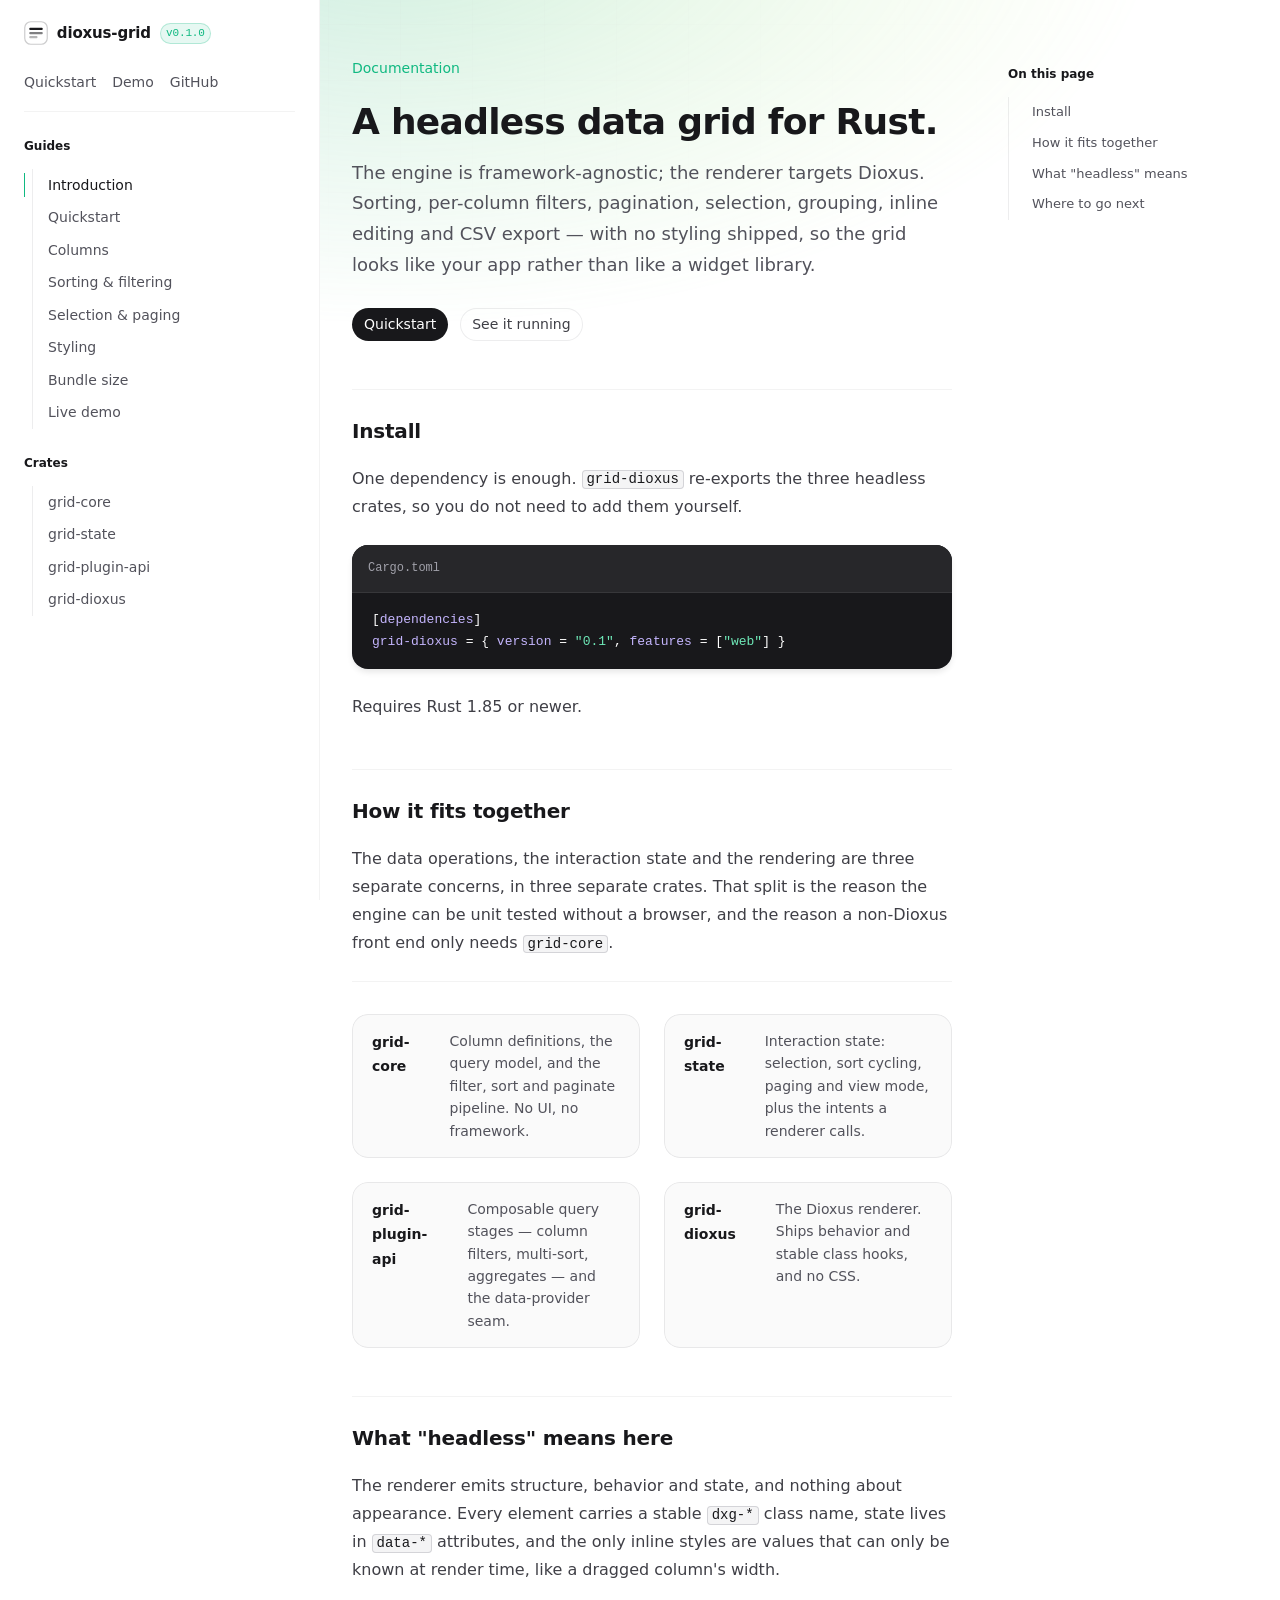
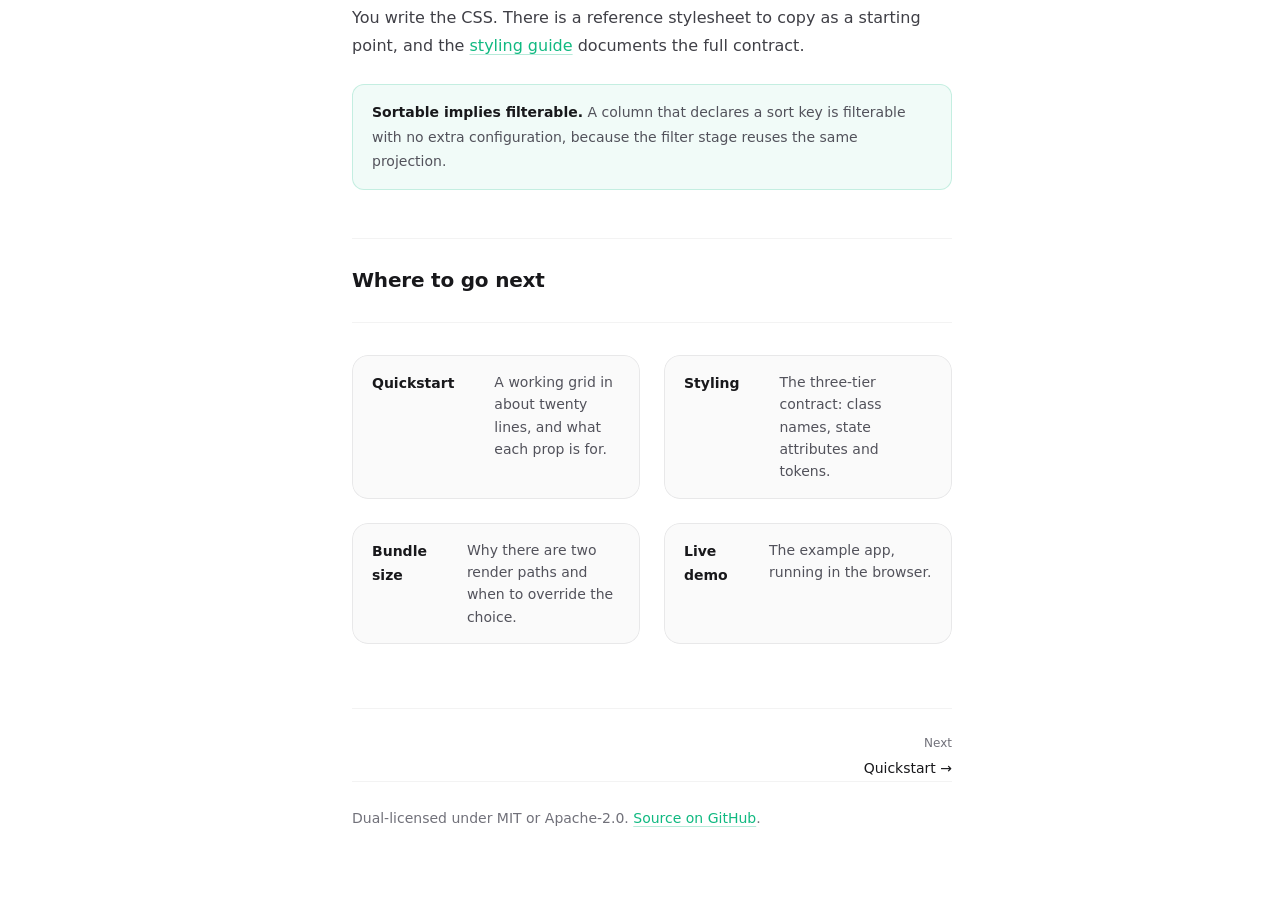
<file: docs/index.html>
<!doctype html>
<html lang="en">
<head>
<meta charset="utf-8">
<meta name="viewport" content="width=device-width, initial-scale=1">
<title>dioxus-grid — a headless data grid for Rust</title>
<meta name="description" content="A headless, framework-agnostic data grid engine for Rust, with a Dioxus renderer. Sorting, filtering, pagination, selection and grouping, with no styling shipped.">
<link rel="icon" href="assets/favicon.svg">
<link rel="stylesheet" href="assets/docs.css">
</head>
<body>

<input type="checkbox" id="navToggle" class="nav-toggle" hidden>

<div class="mobile-bar">
  <label for="navToggle" class="nav-btn" aria-label="Toggle navigation">
    <svg width="20" height="20" viewBox="0 0 24 24" fill="none" stroke="currentColor" stroke-width="2" stroke-linecap="round"><path d="M3 6h18M3 12h18M3 18h18"/></svg>
  </label>
  <a class="brand" href="index.html">
    <svg viewBox="0 0 32 32" aria-hidden="true">
      <rect x="1" y="1" width="30" height="30" rx="8" fill="none" stroke="currentColor" stroke-opacity=".22" stroke-width="1.6"/>
      <g fill="currentColor">
        <rect x="7" y="9" width="18" height="3" rx="1.2"/>
        <rect x="7" y="14.5" width="18" height="3" rx="1.2" opacity=".55"/>
        <rect x="7" y="20" width="11" height="3" rx="1.2" opacity=".32"/>
      </g>
    </svg>
    dioxus-grid
  </a>
</div>

<aside class="sidebar">
  <a class="brand" href="index.html">
    <svg viewBox="0 0 32 32" aria-hidden="true">
      <rect x="1" y="1" width="30" height="30" rx="8" fill="none" stroke="currentColor" stroke-opacity=".22" stroke-width="1.6"/>
      <g fill="currentColor">
        <rect x="7" y="9" width="18" height="3" rx="1.2"/>
        <rect x="7" y="14.5" width="18" height="3" rx="1.2" opacity=".55"/>
        <rect x="7" y="20" width="11" height="3" rx="1.2" opacity=".32"/>
      </g>
    </svg>
    dioxus-grid
    <span class="ver">v0.1.0</span>
  </a>

  <div class="top-nav">
    <a href="quickstart.html">Quickstart</a>
    <a href="demo.html">Demo</a>
    <a href="https://github.com/iamAhsanMalik/dioxus-grid">GitHub</a>
  </div>

  <nav class="nav">
<div class="nav-group">
      <p class="nav-title">Guides</p>
      <ul>
        <li><a href="index.html" aria-current="page">Introduction</a></li>
        <li><a href="quickstart.html">Quickstart</a></li>
        <li><a href="columns.html">Columns</a></li>
        <li><a href="sorting-filtering.html">Sorting &amp; filtering</a></li>
        <li><a href="selection-paging.html">Selection &amp; paging</a></li>
        <li><a href="styling.html">Styling</a></li>
        <li><a href="bundle-size.html">Bundle size</a></li>
        <li><a href="demo.html">Live demo</a></li>
      </ul>
    </div>
    <div class="nav-group">
      <p class="nav-title">Crates</p>
      <ul>
        <li><a href="grid-core.html">grid-core</a></li>
        <li><a href="grid-state.html">grid-state</a></li>
        <li><a href="grid-plugin-api.html">grid-plugin-api</a></li>
        <li><a href="grid-dioxus.html">grid-dioxus</a></li>
      </ul>
    </div>
  </nav>
</aside>

<div class="content">

  <div class="article">
  <main class="main">
    <div class="prose hero">
      <p class="eyebrow">Documentation</p>
      <h1>A headless data grid for Rust.</h1>
      <p class="lead">
        The engine is framework-agnostic; the renderer targets Dioxus. Sorting,
        per-column filters, pagination, selection, grouping, inline editing and
        CSV export — with no styling shipped, so the grid looks like your app
        rather than like a widget library.
      </p>

      <div class="btns">
        <a class="btn" href="quickstart.html">Quickstart</a>
        <a class="btn btn-ghost" href="demo.html">See it running</a>
      </div>

      <h2 id="install"><a class="anchor" href="#install" aria-label="Link to this section">#</a>Install</h2>
      <p>
        One dependency is enough. <code>grid-dioxus</code> re-exports the three
        headless crates, so you do not need to add them yourself.
      </p>

      <div class="code">
        <div class="code-head">Cargo.toml</div>
<pre><code>[<span class="t">dependencies</span>]
<span class="f">grid-dioxus</span> = { <span class="t">version</span> = <span class="s">"0.1"</span>, <span class="t">features</span> = [<span class="s">"web"</span>] }</code></pre>
      </div>

      <p>Requires Rust 1.85 or newer.</p>

      <h2 id="how-it-fits"><a class="anchor" href="#how-it-fits" aria-label="Link to this section">#</a>How it fits together</h2>
      <p>
        The data operations, the interaction state and the rendering are three
        separate concerns, in three separate crates. That split is the reason the
        engine can be unit tested without a browser, and the reason a non-Dioxus
        front end only needs <code>grid-core</code>.
      </p>

      <div class="cards">
        <div class="card">
          <h3><a href="grid-core.html">grid-core</a></h3>
          <p>Column definitions, the query model, and the filter, sort and paginate pipeline. No UI, no framework.</p>
        </div>
        <div class="card">
          <h3><a href="grid-state.html">grid-state</a></h3>
          <p>Interaction state: selection, sort cycling, paging and view mode, plus the intents a renderer calls.</p>
        </div>
        <div class="card">
          <h3><a href="grid-plugin-api.html">grid-plugin-api</a></h3>
          <p>Composable query stages — column filters, multi-sort, aggregates — and the data-provider seam.</p>
        </div>
        <div class="card">
          <h3><a href="grid-dioxus.html">grid-dioxus</a></h3>
          <p>The Dioxus renderer. Ships behavior and stable class hooks, and no CSS.</p>
        </div>
      </div>

      <h2 id="design"><a class="anchor" href="#design" aria-label="Link to this section">#</a>What "headless" means here</h2>
      <p>
        The renderer emits structure, behavior and state, and nothing about
        appearance. Every element carries a stable <code>dxg-*</code> class name,
        state lives in <code>data-*</code> attributes, and the only inline styles
        are values that can only be known at render time, like a dragged column's
        width.
      </p>
      <p>
        You write the CSS. There is a reference stylesheet to copy as a starting
        point, and the <a href="styling.html">styling guide</a> documents the full
        contract.
      </p>

      <div class="note">
        <div>
          <strong>Sortable implies filterable.</strong>
          A column that declares a sort key is filterable with no extra
          configuration, because the filter stage reuses the same projection.
        </div>
      </div>

      <h2 id="next"><a class="anchor" href="#next" aria-label="Link to this section">#</a>Where to go next</h2>
      <div class="cards">
        <div class="card">
          <h3><a href="quickstart.html">Quickstart</a></h3>
          <p>A working grid in about twenty lines, and what each prop is for.</p>
        </div>
        <div class="card">
          <h3><a href="styling.html">Styling</a></h3>
          <p>The three-tier contract: class names, state attributes and tokens.</p>
        </div>
        <div class="card">
          <h3><a href="bundle-size.html">Bundle size</a></h3>
          <p>Why there are two render paths and when to override the choice.</p>
        </div>
        <div class="card">
          <h3><a href="demo.html">Live demo</a></h3>
          <p>The example app, running in the browser.</p>
        </div>
      </div>

      <div class="pager">
        <span></span>
        <a class="next" href="quickstart.html"><span>Next</span>Quickstart →</a>
      </div>

      <p class="ftr">
        Dual-licensed under MIT or Apache-2.0.
        <a href="https://github.com/iamAhsanMalik/dioxus-grid">Source on GitHub</a>.
      </p>
    </div>
  </main>

  <nav class="toc" aria-label="On this page">
    <p class="toc-title">On this page</p>
    <ul>
      <li><a href="#install">Install</a></li>
      <li><a href="#how-it-fits">How it fits together</a></li>
      <li><a href="#design">What "headless" means</a></li>
      <li><a href="#next">Where to go next</a></li>
    </ul>
  </nav>
  </div>

</div>
<nav class="bottom-nav" aria-label="Quick navigation">
  <a href="index.html" aria-current="page"><svg viewBox="0 0 24 24" fill="none" stroke="currentColor" stroke-width="1.7" stroke-linecap="round" stroke-linejoin="round" aria-hidden="true"><path d="M3 9.5 12 3l9 6.5"/><path d="M5 10.5V21h14V10.5"/></svg>Home</a>
  <a href="quickstart.html"><svg viewBox="0 0 24 24" fill="none" stroke="currentColor" stroke-width="1.7" stroke-linecap="round" stroke-linejoin="round" aria-hidden="true"><path d="M4 5.5A2.5 2.5 0 0 1 6.5 3H20v15H6.5A2.5 2.5 0 0 0 4 20.5z"/><path d="M4 5.5v15"/></svg>Quickstart</a>
  <a href="demo.html"><svg viewBox="0 0 24 24" fill="none" stroke="currentColor" stroke-width="1.7" stroke-linecap="round" stroke-linejoin="round" aria-hidden="true"><rect x="3" y="3" width="7" height="7" rx="1.5"/><rect x="14" y="3" width="7" height="7" rx="1.5"/><rect x="3" y="14" width="7" height="7" rx="1.5"/><rect x="14" y="14" width="7" height="7" rx="1.5"/></svg>Demo</a>
  <a href="grid-core.html"><svg viewBox="0 0 24 24" fill="none" stroke="currentColor" stroke-width="1.7" stroke-linecap="round" stroke-linejoin="round" aria-hidden="true"><path d="M8 6 3 12l5 6"/><path d="m16 6 5 6-5 6"/></svg>Crates</a>
</nav>
<script src="assets/docs.js" defer></script>
</body>
</html>
</file>
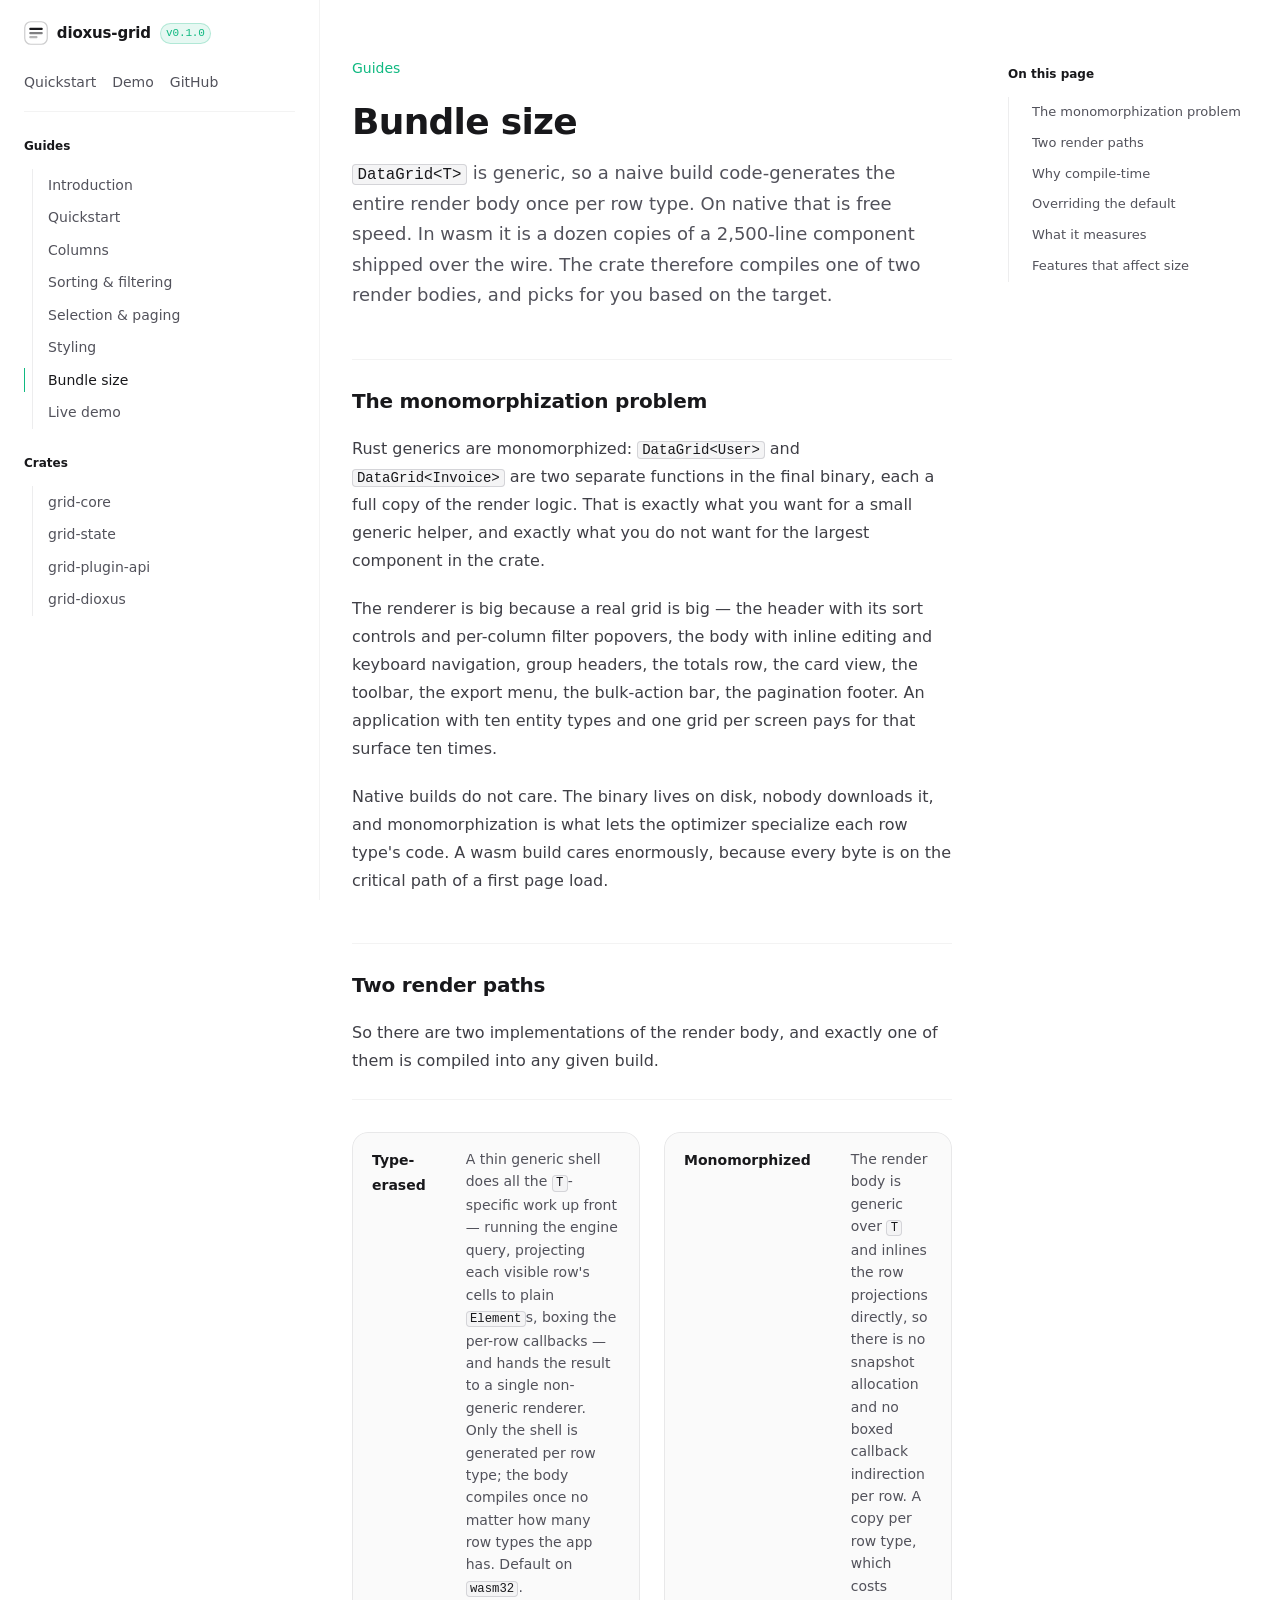
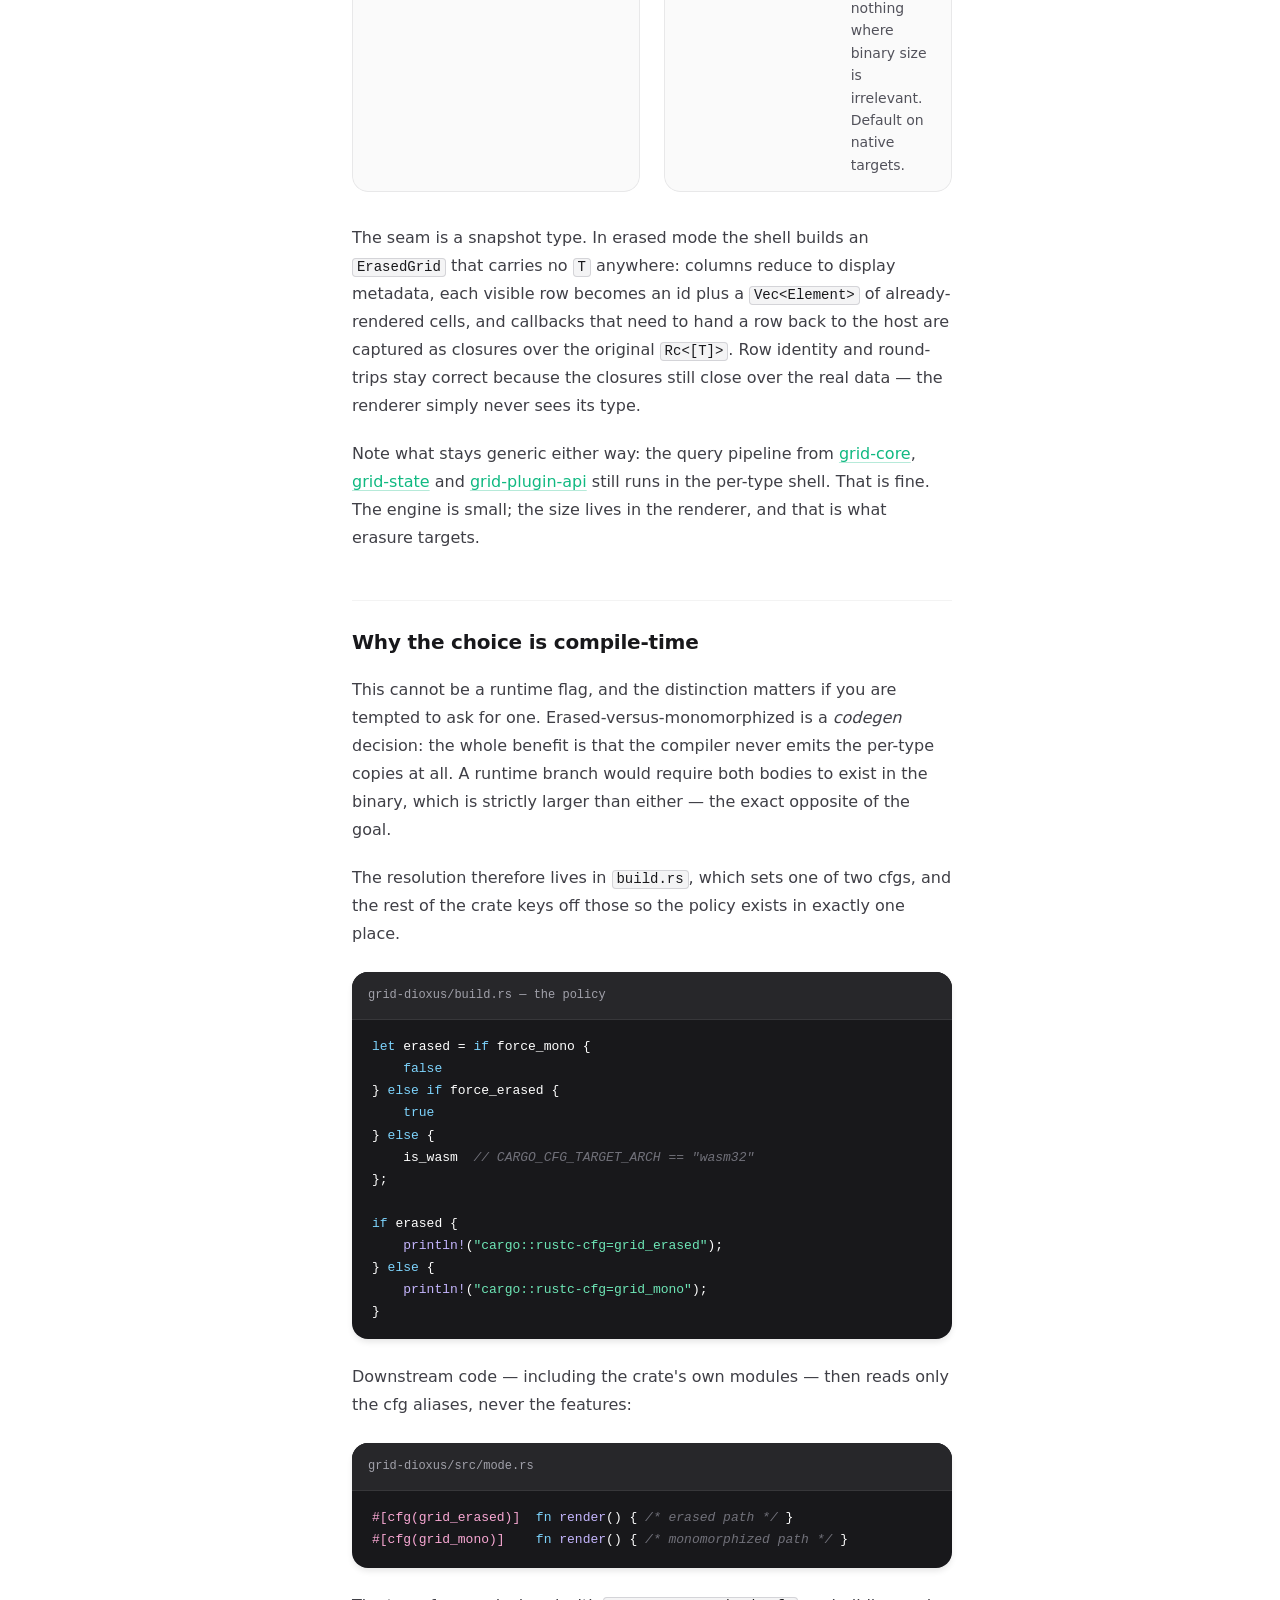
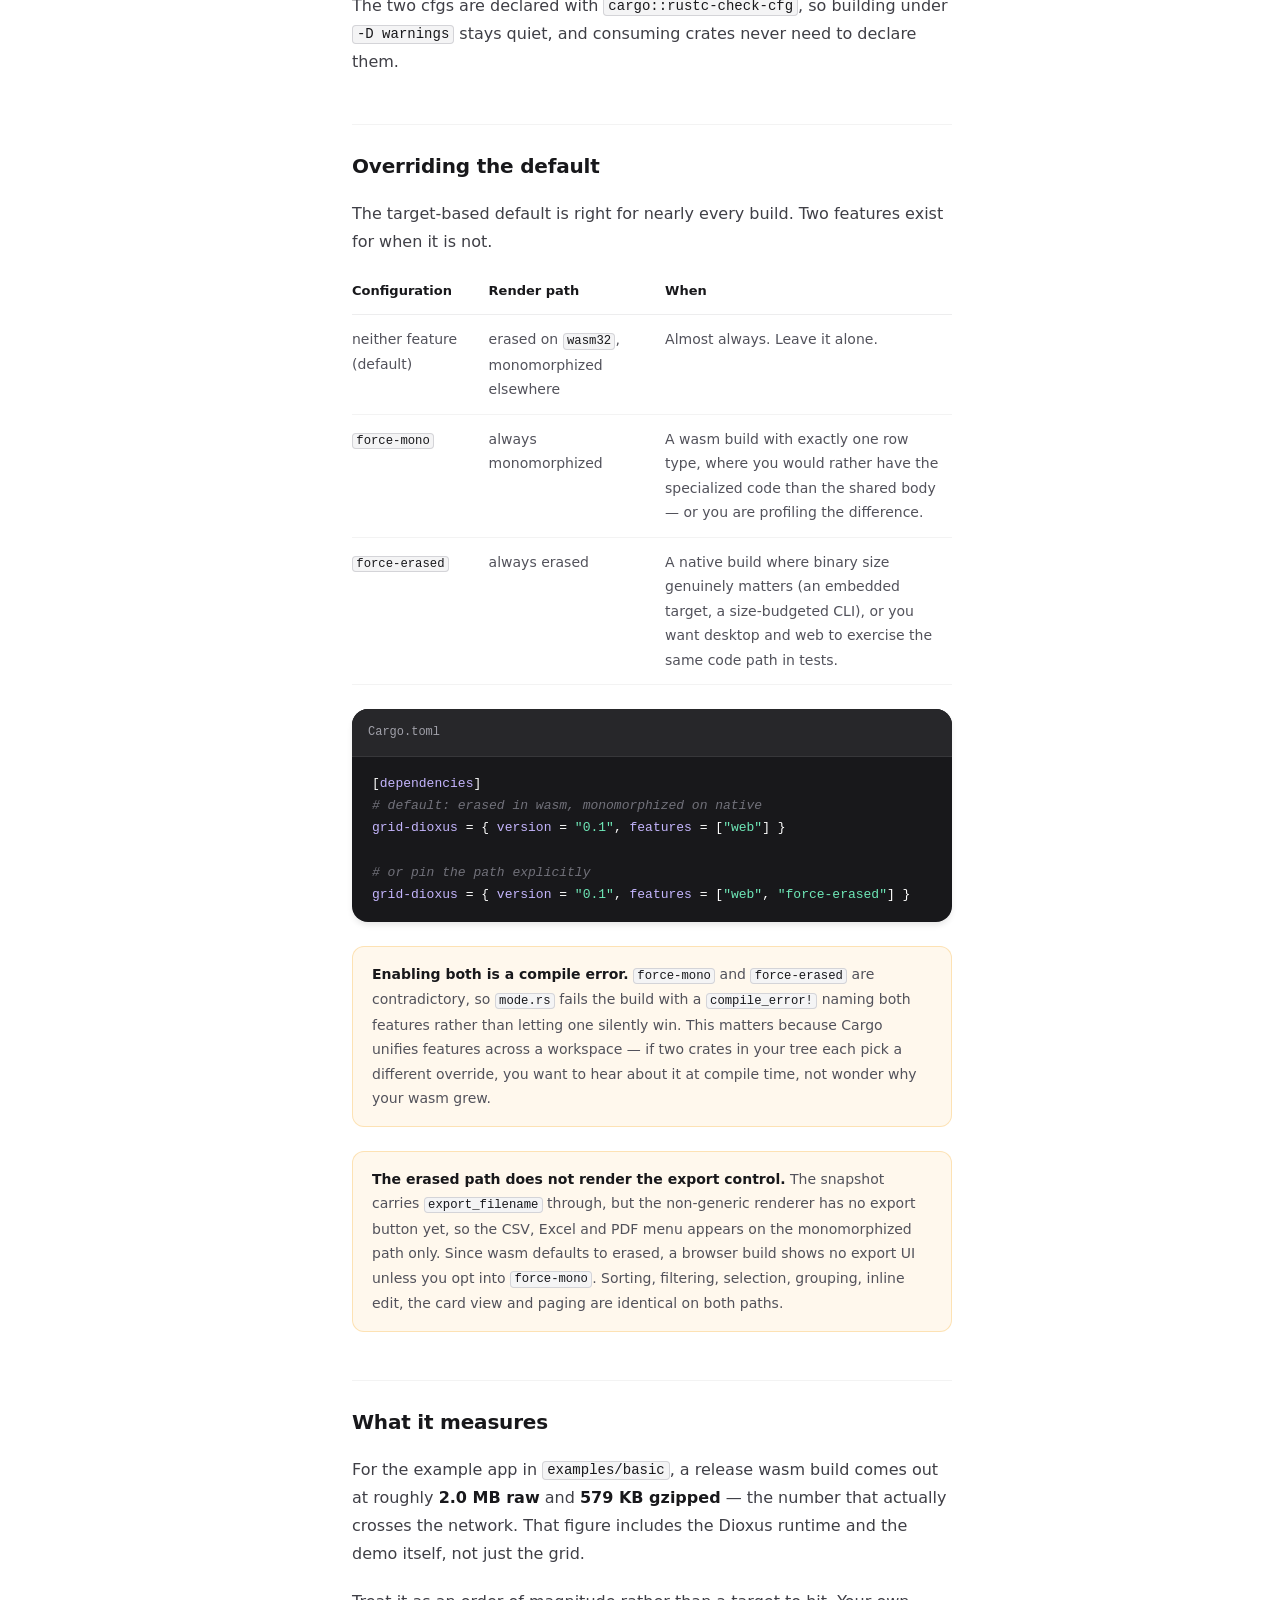
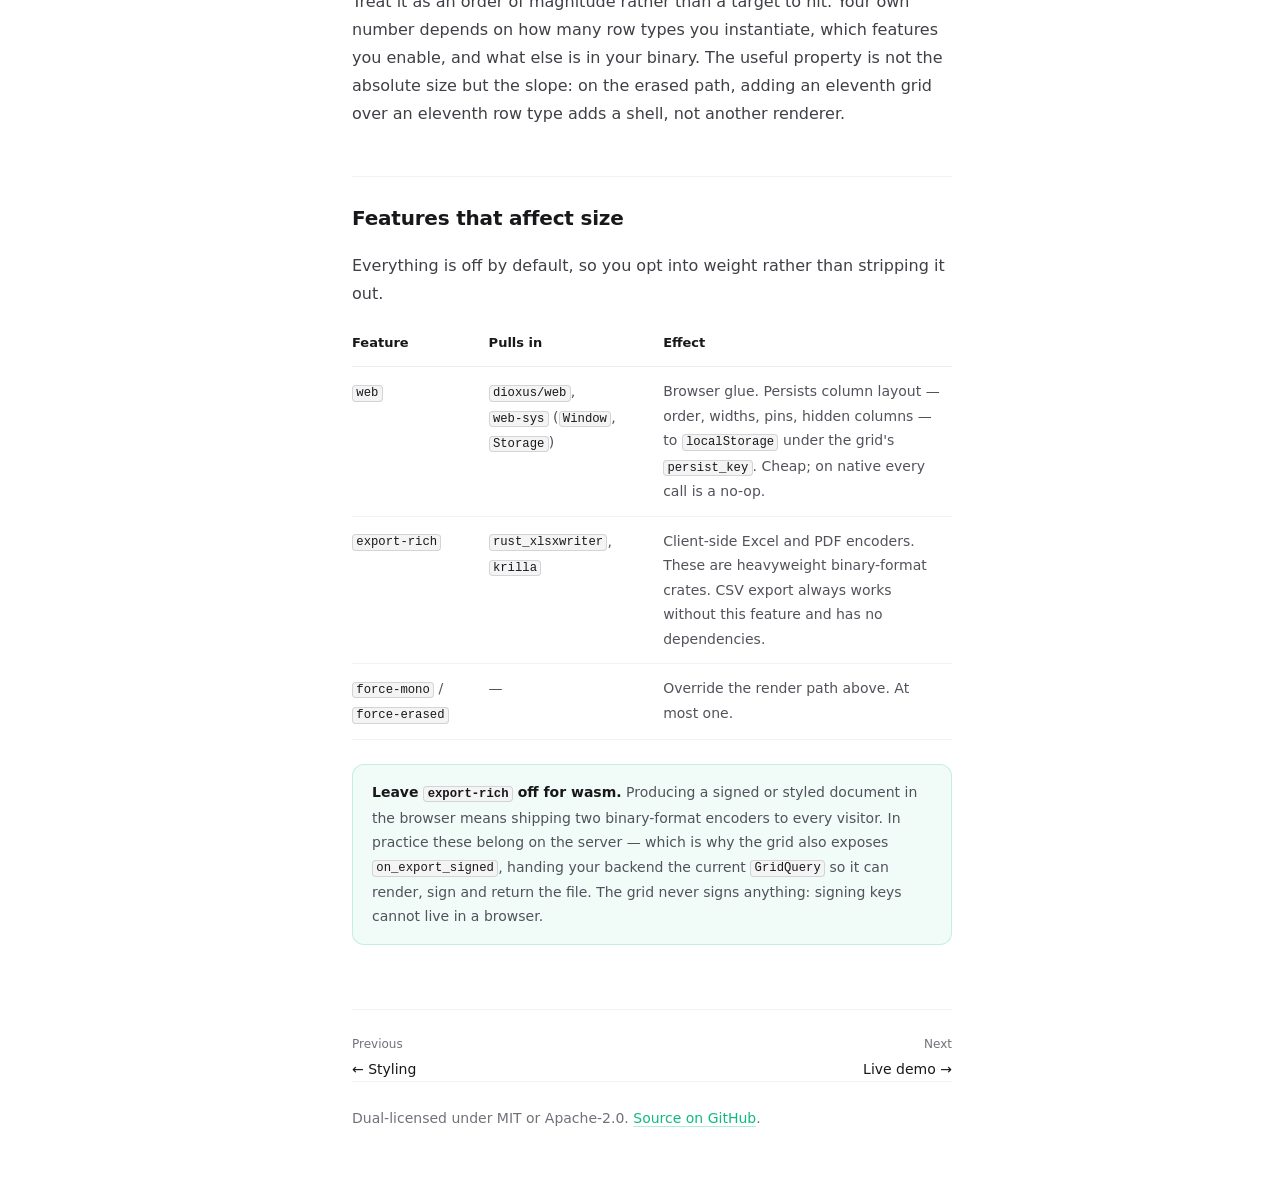
<file: docs/bundle-size.html>
<!doctype html>
<html lang="en">
<head>
<meta charset="utf-8">
<meta name="viewport" content="width=device-width, initial-scale=1">
<title>Bundle size — dioxus-grid</title>
<meta name="description" content="Why the Dioxus renderer compiles two different render bodies, how the choice is made at compile time, and when to override it with force-mono or force-erased.">
<link rel="icon" href="assets/favicon.svg">
<link rel="stylesheet" href="assets/docs.css">
</head>
<body>

<input type="checkbox" id="navToggle" class="nav-toggle" hidden>

<div class="mobile-bar">
  <label for="navToggle" class="nav-btn" aria-label="Toggle navigation">
    <svg width="20" height="20" viewBox="0 0 24 24" fill="none" stroke="currentColor" stroke-width="2" stroke-linecap="round"><path d="M3 6h18M3 12h18M3 18h18"/></svg>
  </label>
  <a class="brand" href="index.html">
    <svg viewBox="0 0 32 32" aria-hidden="true">
      <rect x="1" y="1" width="30" height="30" rx="8" fill="none" stroke="currentColor" stroke-opacity=".22" stroke-width="1.6"/>
      <g fill="currentColor">
        <rect x="7" y="9" width="18" height="3" rx="1.2"/>
        <rect x="7" y="14.5" width="18" height="3" rx="1.2" opacity=".55"/>
        <rect x="7" y="20" width="11" height="3" rx="1.2" opacity=".32"/>
      </g>
    </svg>
    dioxus-grid
  </a>
</div>

<aside class="sidebar">
  <a class="brand" href="index.html">
    <svg viewBox="0 0 32 32" aria-hidden="true">
      <rect x="1" y="1" width="30" height="30" rx="8" fill="none" stroke="currentColor" stroke-opacity=".22" stroke-width="1.6"/>
      <g fill="currentColor">
        <rect x="7" y="9" width="18" height="3" rx="1.2"/>
        <rect x="7" y="14.5" width="18" height="3" rx="1.2" opacity=".55"/>
        <rect x="7" y="20" width="11" height="3" rx="1.2" opacity=".32"/>
      </g>
    </svg>
    dioxus-grid
    <span class="ver">v0.1.0</span>
  </a>

  <div class="top-nav">
    <a href="quickstart.html">Quickstart</a>
    <a href="demo.html">Demo</a>
    <a href="https://github.com/iamAhsanMalik/dioxus-grid">GitHub</a>
  </div>

  <nav class="nav">
<div class="nav-group">
      <p class="nav-title">Guides</p>
      <ul>
        <li><a href="index.html">Introduction</a></li>
        <li><a href="quickstart.html">Quickstart</a></li>
        <li><a href="columns.html">Columns</a></li>
        <li><a href="sorting-filtering.html">Sorting &amp; filtering</a></li>
        <li><a href="selection-paging.html">Selection &amp; paging</a></li>
        <li><a href="styling.html">Styling</a></li>
        <li><a href="bundle-size.html" aria-current="page">Bundle size</a></li>
        <li><a href="demo.html">Live demo</a></li>
      </ul>
    </div>
    <div class="nav-group">
      <p class="nav-title">Crates</p>
      <ul>
        <li><a href="grid-core.html">grid-core</a></li>
        <li><a href="grid-state.html">grid-state</a></li>
        <li><a href="grid-plugin-api.html">grid-plugin-api</a></li>
        <li><a href="grid-dioxus.html">grid-dioxus</a></li>
      </ul>
    </div>
  </nav>
</aside>

<div class="content">

  <div class="article">
  <main class="main">
    <div class="prose">
      <p class="eyebrow">Guides</p>
      <h1>Bundle size</h1>
      <p class="lead">
        <code>DataGrid&lt;T&gt;</code> is generic, so a naive build code-generates
        the entire render body once per row type. On native that is free speed. In
        wasm it is a dozen copies of a 2,500-line component shipped over the wire.
        The crate therefore compiles one of two render bodies, and picks for you
        based on the target.
      </p>

      <h2 id="problem"><a class="anchor" href="#problem" aria-label="Link to this section">#</a>The monomorphization problem</h2>
      <p>
        Rust generics are monomorphized: <code>DataGrid&lt;User&gt;</code> and
        <code>DataGrid&lt;Invoice&gt;</code> are two separate functions in the
        final binary, each a full copy of the render logic. That is exactly what
        you want for a small generic helper, and exactly what you do not want for
        the largest component in the crate.
      </p>
      <p>
        The renderer is big because a real grid is big — the header with its sort
        controls and per-column filter popovers, the body with inline editing and
        keyboard navigation, group headers, the totals row, the card view, the
        toolbar, the export menu, the bulk-action bar, the pagination footer. An
        application with ten entity types and one grid per screen pays for that
        surface ten times.
      </p>
      <p>
        Native builds do not care. The binary lives on disk, nobody downloads it,
        and monomorphization is what lets the optimizer specialize each row type's
        code. A wasm build cares enormously, because every byte is on the critical
        path of a first page load.
      </p>

      <h2 id="paths"><a class="anchor" href="#paths" aria-label="Link to this section">#</a>Two render paths</h2>
      <p>
        So there are two implementations of the render body, and exactly one of
        them is compiled into any given build.
      </p>

      <div class="cards">
        <div class="card">
          <h3>Type-erased</h3>
          <p>
            A thin generic shell does all the <code>T</code>-specific work up
            front — running the engine query, projecting each visible row's cells
            to plain <code>Element</code>s, boxing the per-row callbacks — and
            hands the result to a single non-generic renderer. Only the shell is
            generated per row type; the body compiles once no matter how many row
            types the app has. Default on <code>wasm32</code>.
          </p>
        </div>
        <div class="card">
          <h3>Monomorphized</h3>
          <p>
            The render body is generic over <code>T</code> and inlines the row
            projections directly, so there is no snapshot allocation and no boxed
            callback indirection per row. A copy per row type, which costs nothing
            where binary size is irrelevant. Default on native targets.
          </p>
        </div>
      </div>

      <p>
        The seam is a snapshot type. In erased mode the shell builds an
        <code>ErasedGrid</code> that carries no <code>T</code> anywhere: columns
        reduce to display metadata, each visible row becomes an id plus a
        <code>Vec&lt;Element&gt;</code> of already-rendered cells, and callbacks
        that need to hand a row back to the host are captured as closures over the
        original <code>Rc&lt;[T]&gt;</code>. Row identity and round-trips stay
        correct because the closures still close over the real data — the renderer
        simply never sees its type.
      </p>
      <p>
        Note what stays generic either way: the query pipeline from
        <a href="grid-core.html">grid-core</a>,
        <a href="grid-state.html">grid-state</a> and
        <a href="grid-plugin-api.html">grid-plugin-api</a> still runs in the
        per-type shell. That is fine. The engine is small; the size lives in the
        renderer, and that is what erasure targets.
      </p>

      <h2 id="compile-time"><a class="anchor" href="#compile-time" aria-label="Link to this section">#</a>Why the choice is compile-time</h2>
      <p>
        This cannot be a runtime flag, and the distinction matters if you are
        tempted to ask for one. Erased-versus-monomorphized is a
        <em>codegen</em> decision: the whole benefit is that the compiler never
        emits the per-type copies at all. A runtime branch would require both
        bodies to exist in the binary, which is strictly larger than either — the
        exact opposite of the goal.
      </p>
      <p>
        The resolution therefore lives in <code>build.rs</code>, which sets one of
        two cfgs, and the rest of the crate keys off those so the policy exists in
        exactly one place.
      </p>

      <div class="code">
        <div class="code-head">grid-dioxus/build.rs — the policy</div>
<pre><code><span class="k">let</span> erased = <span class="k">if</span> force_mono {
    <span class="k">false</span>
} <span class="k">else if</span> force_erased {
    <span class="k">true</span>
} <span class="k">else</span> {
    is_wasm  <span class="c">// CARGO_CFG_TARGET_ARCH == "wasm32"</span>
};

<span class="k">if</span> erased {
    <span class="f">println!</span>(<span class="s">"cargo::rustc-cfg=grid_erased"</span>);
} <span class="k">else</span> {
    <span class="f">println!</span>(<span class="s">"cargo::rustc-cfg=grid_mono"</span>);
}</code></pre>
      </div>

      <p>
        Downstream code — including the crate's own modules — then reads only the
        cfg aliases, never the features:
      </p>

      <div class="code">
        <div class="code-head">grid-dioxus/src/mode.rs</div>
<pre><code><span class="a">#[cfg(grid_erased)]</span>  <span class="k">fn</span> <span class="f">render</span>() { <span class="c">/* erased path */</span> }
<span class="a">#[cfg(grid_mono)]</span>    <span class="k">fn</span> <span class="f">render</span>() { <span class="c">/* monomorphized path */</span> }</code></pre>
      </div>

      <p>
        The two cfgs are declared with <code>cargo::rustc-check-cfg</code>, so
        building under <code>-D warnings</code> stays quiet, and consuming crates
        never need to declare them.
      </p>

      <h2 id="overriding"><a class="anchor" href="#overriding" aria-label="Link to this section">#</a>Overriding the default</h2>
      <p>
        The target-based default is right for nearly every build. Two features
        exist for when it is not.
      </p>

      <div class="table-wrap">
        <table>
          <thead>
            <tr><th>Configuration</th><th>Render path</th><th>When</th></tr>
          </thead>
          <tbody>
            <tr>
              <td>neither feature (default)</td>
              <td>erased on <code>wasm32</code>, monomorphized elsewhere</td>
              <td>Almost always. Leave it alone.</td>
            </tr>
            <tr>
              <td><code>force-mono</code></td>
              <td>always monomorphized</td>
              <td>A wasm build with exactly one row type, where you would rather have the specialized code than the shared body — or you are profiling the difference.</td>
            </tr>
            <tr>
              <td><code>force-erased</code></td>
              <td>always erased</td>
              <td>A native build where binary size genuinely matters (an embedded target, a size-budgeted CLI), or you want desktop and web to exercise the same code path in tests.</td>
            </tr>
          </tbody>
        </table>
      </div>

      <div class="code">
        <div class="code-head">Cargo.toml</div>
<pre><code>[<span class="t">dependencies</span>]
<span class="c"># default: erased in wasm, monomorphized on native</span>
<span class="f">grid-dioxus</span> = { <span class="t">version</span> = <span class="s">"0.1"</span>, <span class="t">features</span> = [<span class="s">"web"</span>] }

<span class="c"># or pin the path explicitly</span>
<span class="f">grid-dioxus</span> = { <span class="t">version</span> = <span class="s">"0.1"</span>, <span class="t">features</span> = [<span class="s">"web"</span>, <span class="s">"force-erased"</span>] }</code></pre>
      </div>

      <div class="note note-warn">
        <div>
          <strong>Enabling both is a compile error.</strong>
          <code>force-mono</code> and <code>force-erased</code> are contradictory,
          so <code>mode.rs</code> fails the build with a
          <code>compile_error!</code> naming both features rather than letting one
          silently win. This matters because Cargo unifies features across a
          workspace — if two crates in your tree each pick a different override,
          you want to hear about it at compile time, not wonder why your wasm grew.
        </div>
      </div>

      <div class="note note-warn">
        <div>
          <strong>The erased path does not render the export control.</strong>
          The snapshot carries <code>export_filename</code> through, but the
          non-generic renderer has no export button yet, so the CSV, Excel and PDF
          menu appears on the monomorphized path only. Since wasm defaults to
          erased, a browser build shows no export UI unless you opt into
          <code>force-mono</code>. Sorting, filtering, selection, grouping, inline
          edit, the card view and paging are identical on both paths.
        </div>
      </div>

      <h2 id="measured"><a class="anchor" href="#measured" aria-label="Link to this section">#</a>What it measures</h2>
      <p>
        For the example app in <code>examples/basic</code>, a release wasm build
        comes out at roughly <strong>2.0&nbsp;MB raw</strong> and
        <strong>579&nbsp;KB gzipped</strong> — the number that actually crosses the
        network. That figure includes the Dioxus runtime and the demo itself, not
        just the grid.
      </p>
      <p>
        Treat it as an order of magnitude rather than a target to hit. Your own
        number depends on how many row types you instantiate, which features you
        enable, and what else is in your binary. The useful property is not the
        absolute size but the slope: on the erased path, adding an eleventh grid
        over an eleventh row type adds a shell, not another renderer.
      </p>

      <h2 id="features"><a class="anchor" href="#features" aria-label="Link to this section">#</a>Features that affect size</h2>
      <p>
        Everything is off by default, so you opt into weight rather than
        stripping it out.
      </p>

      <div class="table-wrap">
        <table>
          <thead>
            <tr><th>Feature</th><th>Pulls in</th><th>Effect</th></tr>
          </thead>
          <tbody>
            <tr>
              <td><code>web</code></td>
              <td><code>dioxus/web</code>, <code>web-sys</code> (<code>Window</code>, <code>Storage</code>)</td>
              <td>Browser glue. Persists column layout — order, widths, pins, hidden columns — to <code>localStorage</code> under the grid's <code>persist_key</code>. Cheap; on native every call is a no-op.</td>
            </tr>
            <tr>
              <td><code>export-rich</code></td>
              <td><code>rust_xlsxwriter</code>, <code>krilla</code></td>
              <td>Client-side Excel and PDF encoders. These are heavyweight binary-format crates. CSV export always works without this feature and has no dependencies.</td>
            </tr>
            <tr>
              <td><code>force-mono</code> / <code>force-erased</code></td>
              <td>—</td>
              <td>Override the render path above. At most one.</td>
            </tr>
          </tbody>
        </table>
      </div>

      <div class="note">
        <div>
          <strong>Leave <code>export-rich</code> off for wasm.</strong>
          Producing a signed or styled document in the browser means shipping two
          binary-format encoders to every visitor. In practice these belong on the
          server — which is why the grid also exposes
          <code>on_export_signed</code>, handing your backend the current
          <code>GridQuery</code> so it can render, sign and return the file. The
          grid never signs anything: signing keys cannot live in a browser.
        </div>
      </div>

      <div class="pager">
        <a href="styling.html"><span>Previous</span>← Styling</a>
        <a class="next" href="demo.html"><span>Next</span>Live demo →</a>
      </div>

      <p class="ftr">
        Dual-licensed under MIT or Apache-2.0.
        <a href="https://github.com/iamAhsanMalik/dioxus-grid">Source on GitHub</a>.
      </p>
    </div>
  </main>

  <nav class="toc" aria-label="On this page">
    <p class="toc-title">On this page</p>
    <ul>
      <li><a href="#problem">The monomorphization problem</a></li>
      <li><a href="#paths">Two render paths</a></li>
      <li><a href="#compile-time">Why compile-time</a></li>
      <li><a href="#overriding">Overriding the default</a></li>
      <li><a href="#measured">What it measures</a></li>
      <li><a href="#features">Features that affect size</a></li>
    </ul>
  </nav>
  </div>

</div>
<nav class="bottom-nav" aria-label="Quick navigation">
  <a href="index.html"><svg viewBox="0 0 24 24" fill="none" stroke="currentColor" stroke-width="1.7" stroke-linecap="round" stroke-linejoin="round" aria-hidden="true"><path d="M3 9.5 12 3l9 6.5"/><path d="M5 10.5V21h14V10.5"/></svg>Home</a>
  <a href="quickstart.html" aria-current="page"><svg viewBox="0 0 24 24" fill="none" stroke="currentColor" stroke-width="1.7" stroke-linecap="round" stroke-linejoin="round" aria-hidden="true"><path d="M4 5.5A2.5 2.5 0 0 1 6.5 3H20v15H6.5A2.5 2.5 0 0 0 4 20.5z"/><path d="M4 5.5v15"/></svg>Quickstart</a>
  <a href="demo.html"><svg viewBox="0 0 24 24" fill="none" stroke="currentColor" stroke-width="1.7" stroke-linecap="round" stroke-linejoin="round" aria-hidden="true"><rect x="3" y="3" width="7" height="7" rx="1.5"/><rect x="14" y="3" width="7" height="7" rx="1.5"/><rect x="3" y="14" width="7" height="7" rx="1.5"/><rect x="14" y="14" width="7" height="7" rx="1.5"/></svg>Demo</a>
  <a href="grid-core.html"><svg viewBox="0 0 24 24" fill="none" stroke="currentColor" stroke-width="1.7" stroke-linecap="round" stroke-linejoin="round" aria-hidden="true"><path d="M8 6 3 12l5 6"/><path d="m16 6 5 6-5 6"/></svg>Crates</a>
</nav>
<script src="assets/docs.js" defer></script>
</body>
</html>
</file>
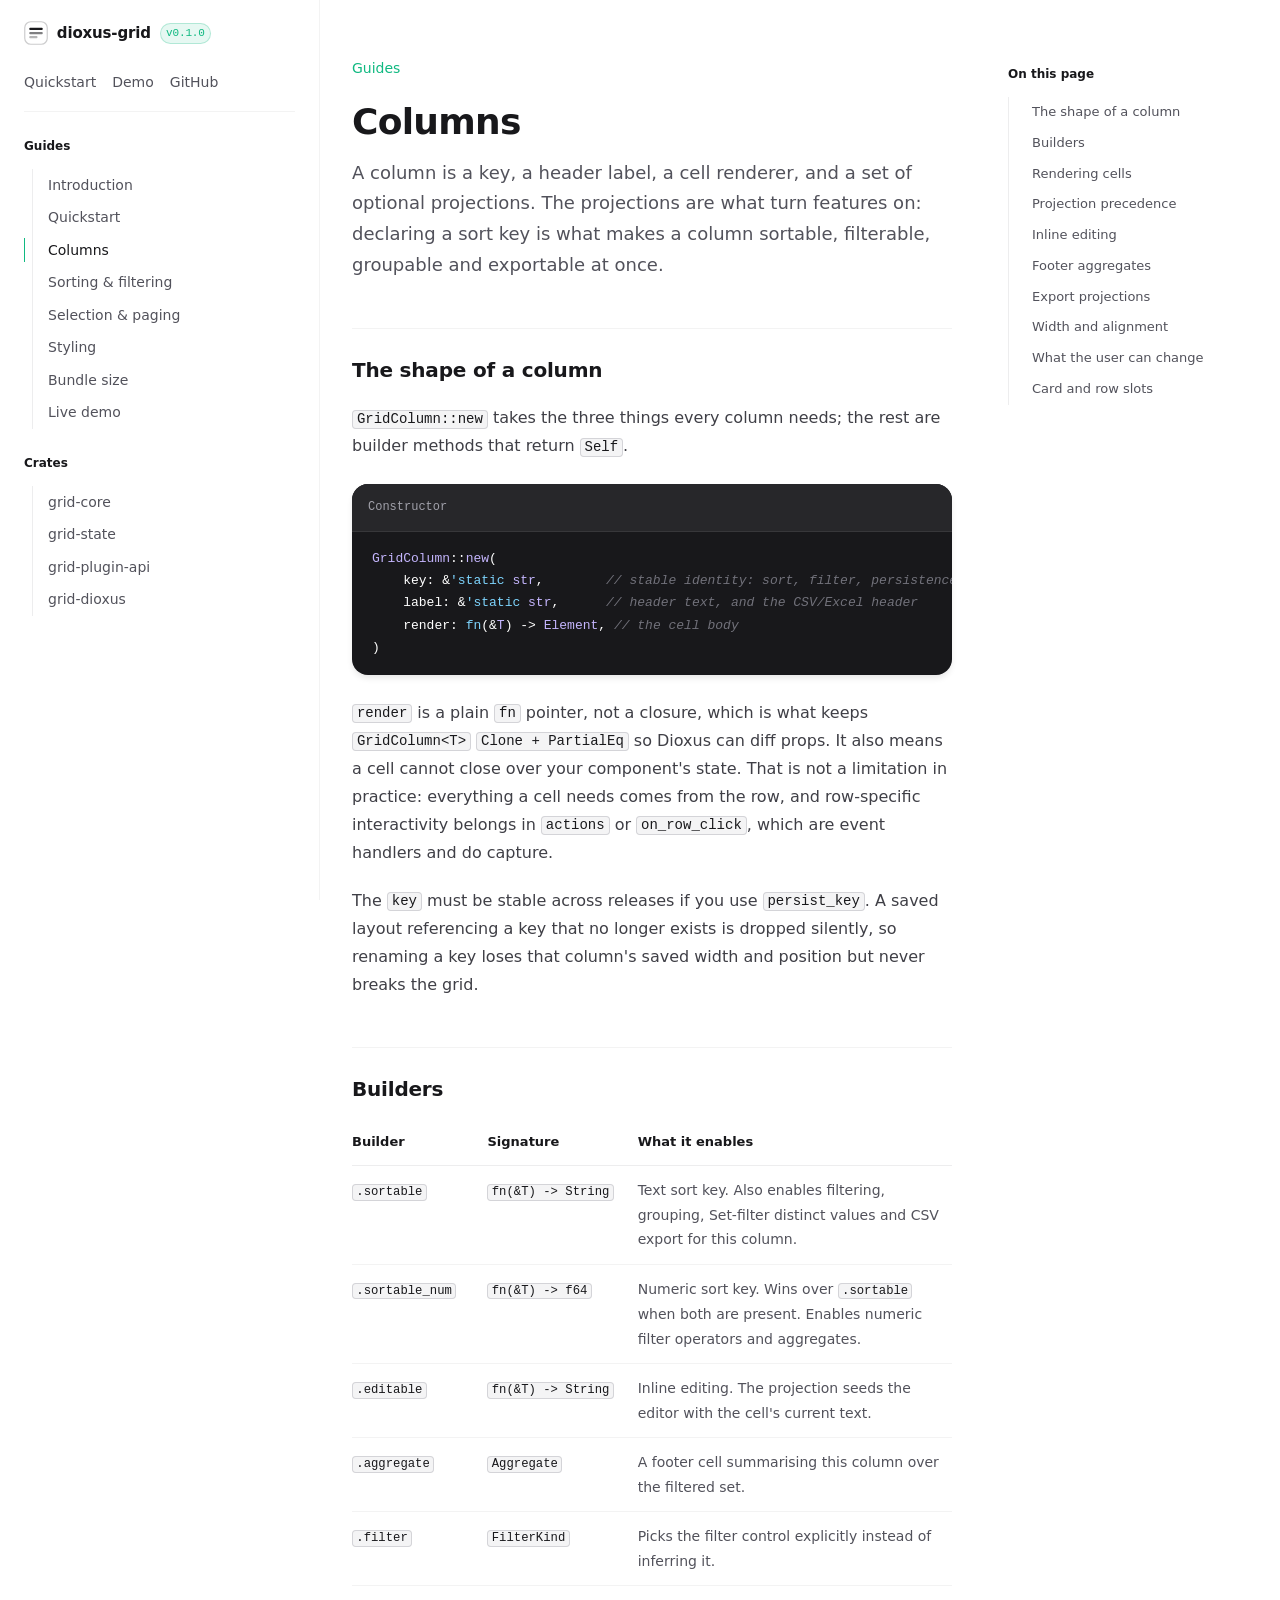
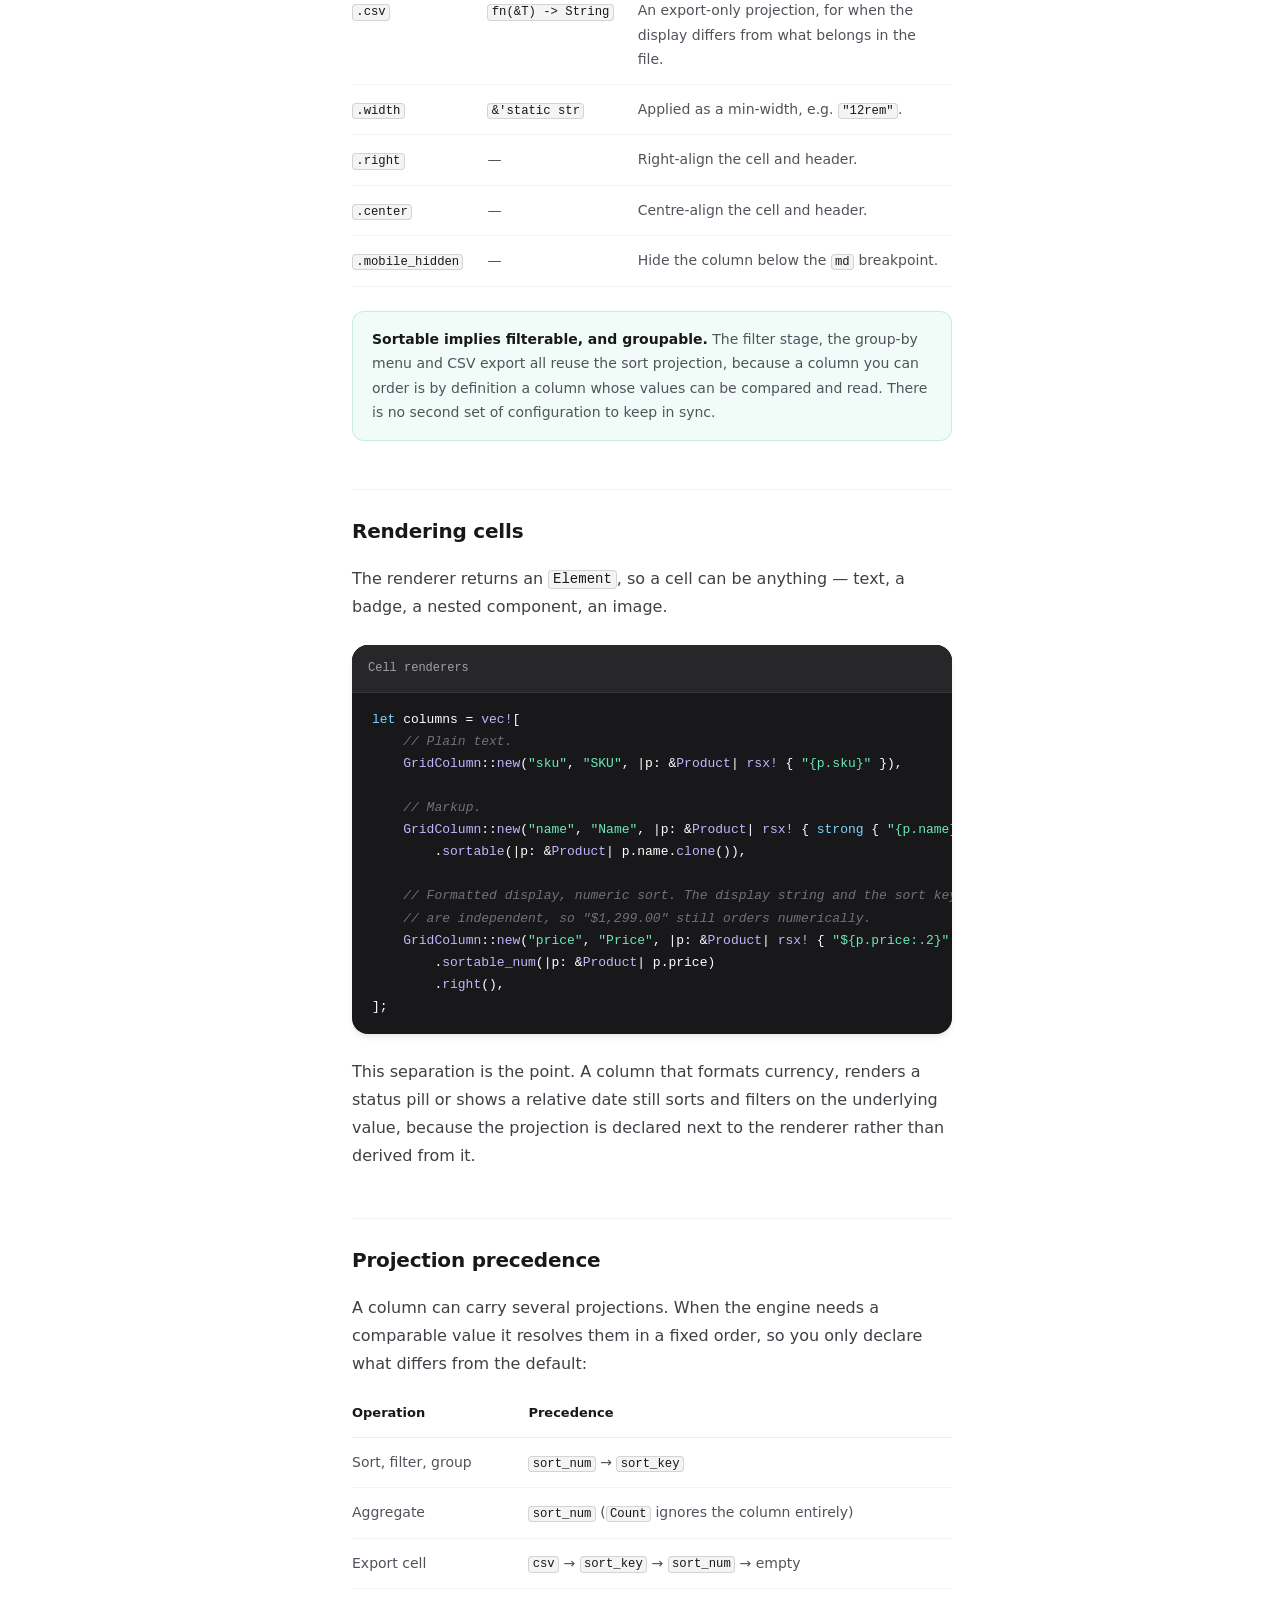
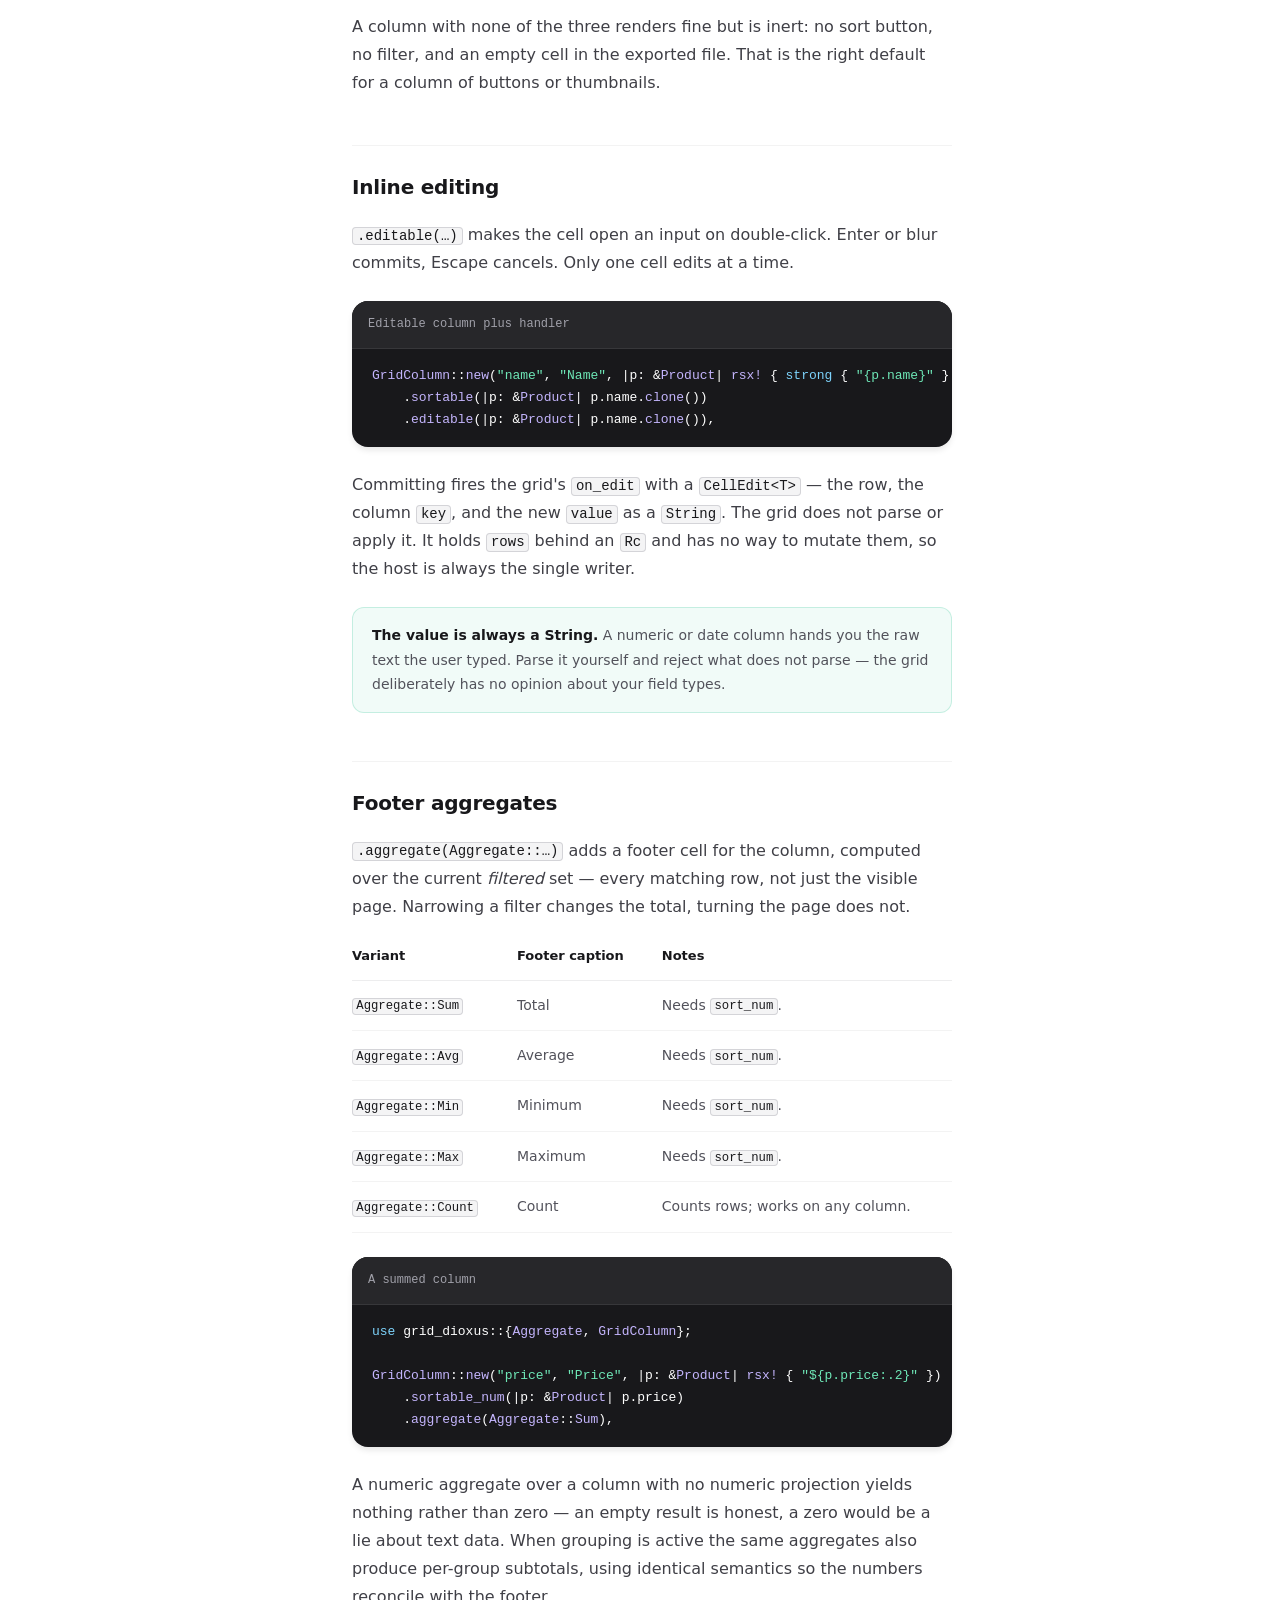
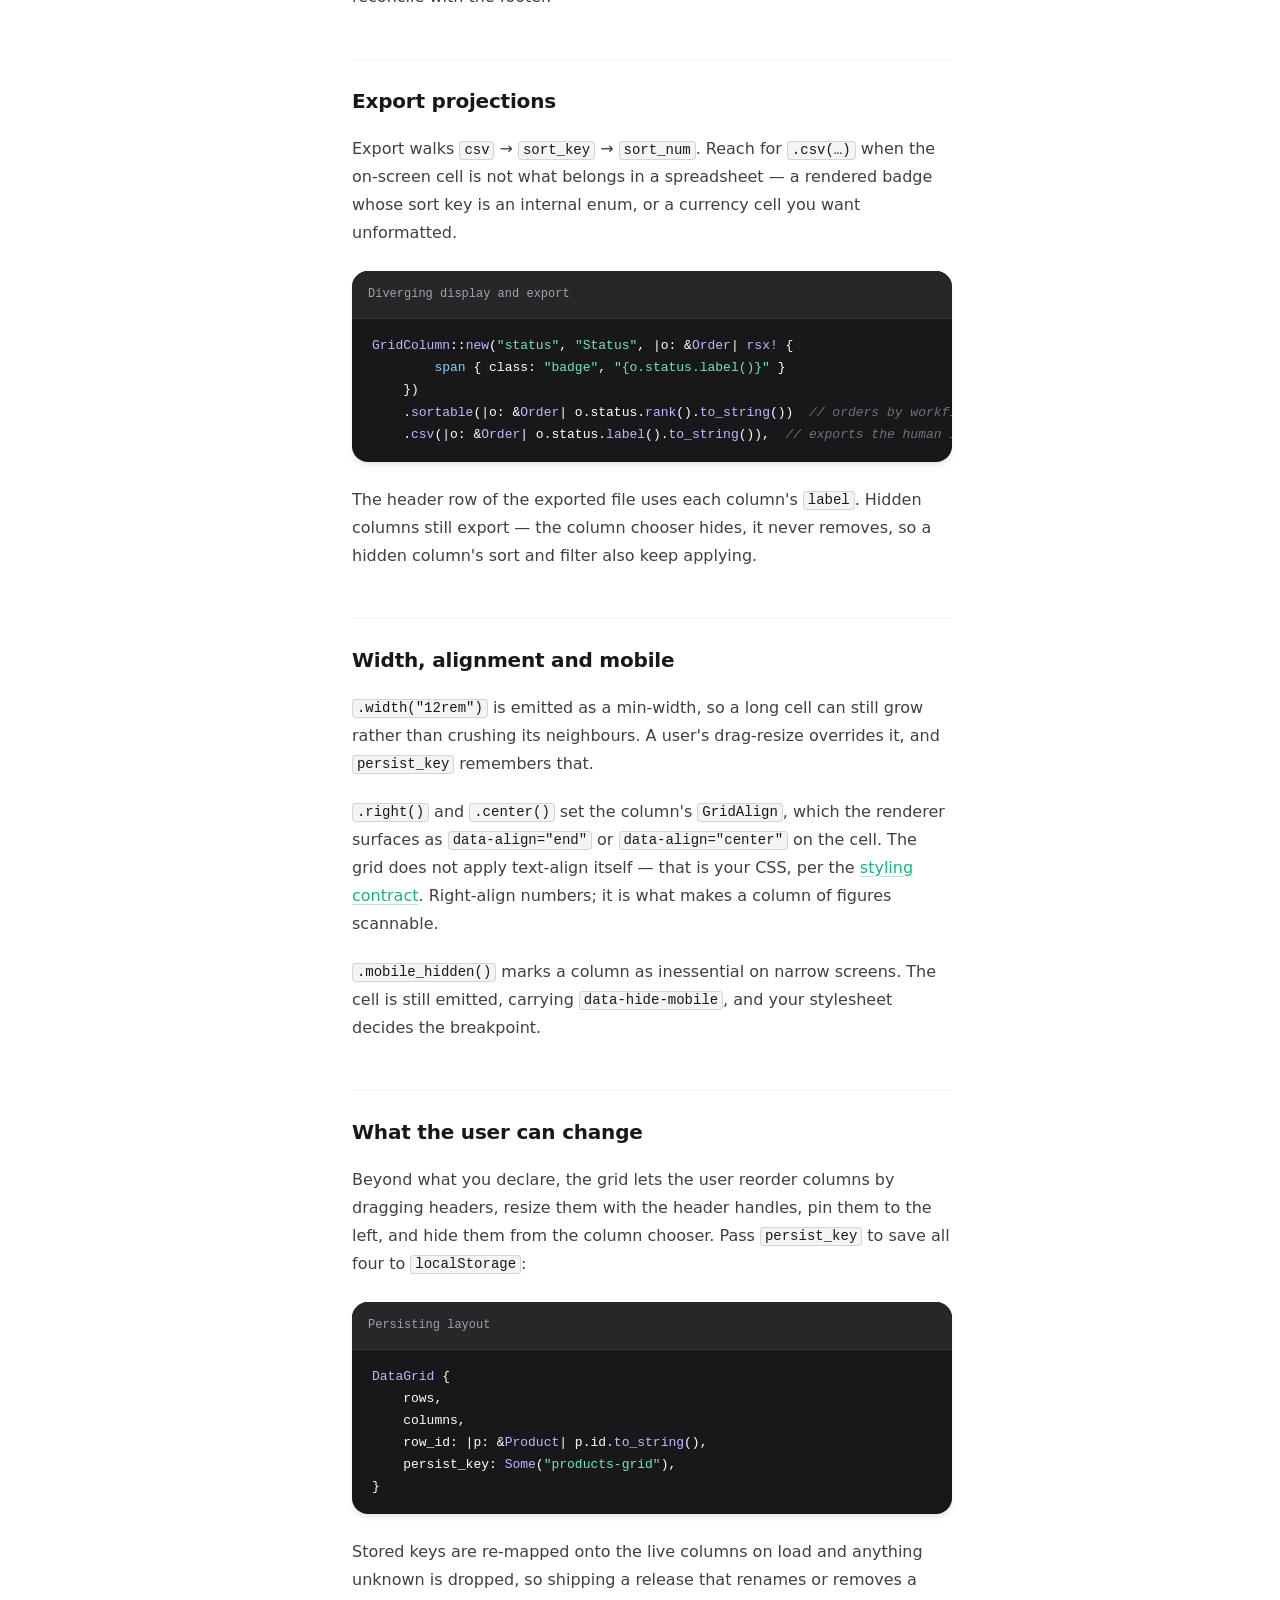
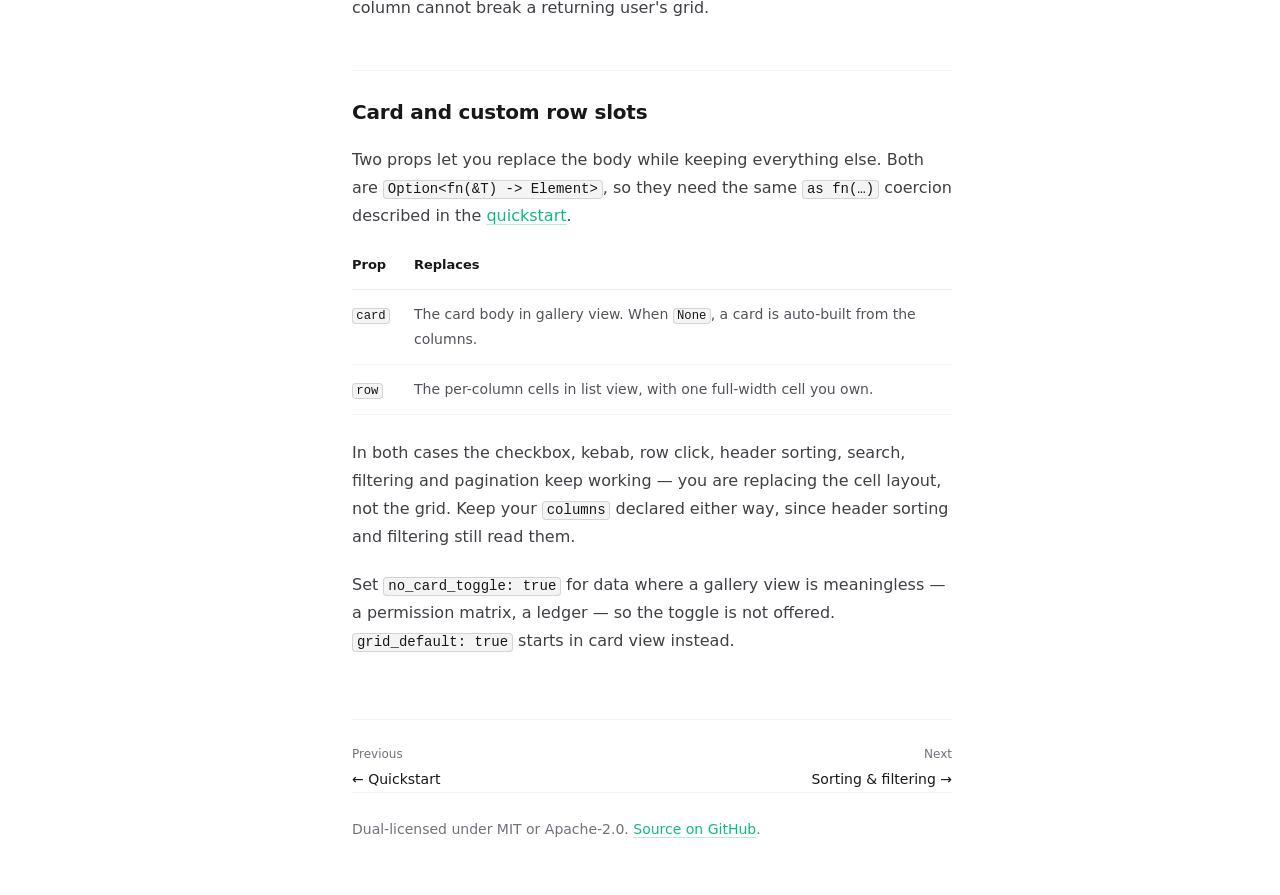
<file: docs/columns.html>
<!doctype html>
<html lang="en">
<head>
<meta charset="utf-8">
<meta name="viewport" content="width=device-width, initial-scale=1">
<title>Columns — dioxus-grid</title>
<meta name="description" content="Declaring GridColumn: cell renderers, sort and filter projections, alignment, width, inline editing, footer aggregates and CSV projections.">
<link rel="icon" href="assets/favicon.svg">
<link rel="stylesheet" href="assets/docs.css">
</head>
<body>

<input type="checkbox" id="navToggle" class="nav-toggle" hidden>

<div class="mobile-bar">
  <label for="navToggle" class="nav-btn" aria-label="Toggle navigation">
    <svg width="20" height="20" viewBox="0 0 24 24" fill="none" stroke="currentColor" stroke-width="2" stroke-linecap="round"><path d="M3 6h18M3 12h18M3 18h18"/></svg>
  </label>
  <a class="brand" href="index.html">
    <svg viewBox="0 0 32 32" aria-hidden="true">
      <rect x="1" y="1" width="30" height="30" rx="8" fill="none" stroke="currentColor" stroke-opacity=".22" stroke-width="1.6"/>
      <g fill="currentColor">
        <rect x="7" y="9" width="18" height="3" rx="1.2"/>
        <rect x="7" y="14.5" width="18" height="3" rx="1.2" opacity=".55"/>
        <rect x="7" y="20" width="11" height="3" rx="1.2" opacity=".32"/>
      </g>
    </svg>
    dioxus-grid
  </a>
</div>

<aside class="sidebar">
  <a class="brand" href="index.html">
    <svg viewBox="0 0 32 32" aria-hidden="true">
      <rect x="1" y="1" width="30" height="30" rx="8" fill="none" stroke="currentColor" stroke-opacity=".22" stroke-width="1.6"/>
      <g fill="currentColor">
        <rect x="7" y="9" width="18" height="3" rx="1.2"/>
        <rect x="7" y="14.5" width="18" height="3" rx="1.2" opacity=".55"/>
        <rect x="7" y="20" width="11" height="3" rx="1.2" opacity=".32"/>
      </g>
    </svg>
    dioxus-grid
    <span class="ver">v0.1.0</span>
  </a>

  <div class="top-nav">
    <a href="quickstart.html">Quickstart</a>
    <a href="demo.html">Demo</a>
    <a href="https://github.com/iamAhsanMalik/dioxus-grid">GitHub</a>
  </div>

  <nav class="nav">
<div class="nav-group">
      <p class="nav-title">Guides</p>
      <ul>
        <li><a href="index.html">Introduction</a></li>
        <li><a href="quickstart.html">Quickstart</a></li>
        <li><a href="columns.html" aria-current="page">Columns</a></li>
        <li><a href="sorting-filtering.html">Sorting &amp; filtering</a></li>
        <li><a href="selection-paging.html">Selection &amp; paging</a></li>
        <li><a href="styling.html">Styling</a></li>
        <li><a href="bundle-size.html">Bundle size</a></li>
        <li><a href="demo.html">Live demo</a></li>
      </ul>
    </div>
    <div class="nav-group">
      <p class="nav-title">Crates</p>
      <ul>
        <li><a href="grid-core.html">grid-core</a></li>
        <li><a href="grid-state.html">grid-state</a></li>
        <li><a href="grid-plugin-api.html">grid-plugin-api</a></li>
        <li><a href="grid-dioxus.html">grid-dioxus</a></li>
      </ul>
    </div>
  </nav>
</aside>

<div class="content">

  <div class="article">
  <main class="main">
    <div class="prose">
      <p class="eyebrow">Guides</p>
      <h1>Columns</h1>
      <p class="lead">
        A column is a key, a header label, a cell renderer, and a set of optional
        projections. The projections are what turn features on: declaring a sort key
        is what makes a column sortable, filterable, groupable and exportable at
        once.
      </p>

      <h2 id="shape"><a class="anchor" href="#shape" aria-label="Link to this section">#</a>The shape of a column</h2>
      <p>
        <code>GridColumn::new</code> takes the three things every column needs; the
        rest are builder methods that return <code>Self</code>.
      </p>

      <div class="code">
        <div class="code-head">Constructor</div>
<pre><code><span class="t">GridColumn</span>::<span class="f">new</span>(
    key: &amp;<span class="k">'static</span> <span class="t">str</span>,        <span class="c">// stable identity: sort, filter, persistence</span>
    label: &amp;<span class="k">'static</span> <span class="t">str</span>,      <span class="c">// header text, and the CSV/Excel header</span>
    render: <span class="k">fn</span>(&amp;<span class="t">T</span>) -&gt; <span class="t">Element</span>, <span class="c">// the cell body</span>
)</code></pre>
      </div>

      <p>
        <code>render</code> is a plain <code>fn</code> pointer, not a closure, which
        is what keeps <code>GridColumn&lt;T&gt;</code> <code>Clone + PartialEq</code>
        so Dioxus can diff props. It also means a cell cannot close over your
        component's state. That is not a limitation in practice: everything a cell
        needs comes from the row, and row-specific interactivity belongs in
        <code>actions</code> or <code>on_row_click</code>, which are event handlers
        and do capture.
      </p>
      <p>
        The <code>key</code> must be stable across releases if you use
        <code>persist_key</code>. A saved layout referencing a key that no longer
        exists is dropped silently, so renaming a key loses that column's saved
        width and position but never breaks the grid.
      </p>

      <h2 id="builders"><a class="anchor" href="#builders" aria-label="Link to this section">#</a>Builders</h2>

      <div class="table-wrap">
        <table>
          <thead>
            <tr><th>Builder</th><th>Signature</th><th>What it enables</th></tr>
          </thead>
          <tbody>
            <tr><td><code>.sortable</code></td><td><code>fn(&amp;T) -&gt; String</code></td><td>Text sort key. Also enables filtering, grouping, Set-filter distinct values and CSV export for this column.</td></tr>
            <tr><td><code>.sortable_num</code></td><td><code>fn(&amp;T) -&gt; f64</code></td><td>Numeric sort key. Wins over <code>.sortable</code> when both are present. Enables numeric filter operators and aggregates.</td></tr>
            <tr><td><code>.editable</code></td><td><code>fn(&amp;T) -&gt; String</code></td><td>Inline editing. The projection seeds the editor with the cell's current text.</td></tr>
            <tr><td><code>.aggregate</code></td><td><code>Aggregate</code></td><td>A footer cell summarising this column over the filtered set.</td></tr>
            <tr><td><code>.filter</code></td><td><code>FilterKind</code></td><td>Picks the filter control explicitly instead of inferring it.</td></tr>
            <tr><td><code>.csv</code></td><td><code>fn(&amp;T) -&gt; String</code></td><td>An export-only projection, for when the display differs from what belongs in the file.</td></tr>
            <tr><td><code>.width</code></td><td><code>&amp;'static str</code></td><td>Applied as a min-width, e.g. <code>"12rem"</code>.</td></tr>
            <tr><td><code>.right</code></td><td>—</td><td>Right-align the cell and header.</td></tr>
            <tr><td><code>.center</code></td><td>—</td><td>Centre-align the cell and header.</td></tr>
            <tr><td><code>.mobile_hidden</code></td><td>—</td><td>Hide the column below the <code>md</code> breakpoint.</td></tr>
          </tbody>
        </table>
      </div>

      <div class="note">
        <div>
          <strong>Sortable implies filterable, and groupable.</strong>
          The filter stage, the group-by menu and CSV export all reuse the sort
          projection, because a column you can order is by definition a column whose
          values can be compared and read. There is no second set of configuration
          to keep in sync.
        </div>
      </div>

      <h2 id="rendering"><a class="anchor" href="#rendering" aria-label="Link to this section">#</a>Rendering cells</h2>
      <p>
        The renderer returns an <code>Element</code>, so a cell can be anything —
        text, a badge, a nested component, an image.
      </p>

      <div class="code">
        <div class="code-head">Cell renderers</div>
<pre><code><span class="k">let</span> columns = <span class="f">vec!</span>[
    <span class="c">// Plain text.</span>
    <span class="t">GridColumn</span>::<span class="f">new</span>(<span class="s">"sku"</span>, <span class="s">"SKU"</span>, |p: &amp;<span class="t">Product</span>| <span class="f">rsx!</span> { <span class="s">"{p.sku}"</span> }),

    <span class="c">// Markup.</span>
    <span class="t">GridColumn</span>::<span class="f">new</span>(<span class="s">"name"</span>, <span class="s">"Name"</span>, |p: &amp;<span class="t">Product</span>| <span class="f">rsx!</span> { <span class="k">strong</span> { <span class="s">"{p.name}"</span> } })
        .<span class="f">sortable</span>(|p: &amp;<span class="t">Product</span>| p.name.<span class="f">clone</span>()),

    <span class="c">// Formatted display, numeric sort. The display string and the sort key</span>
    <span class="c">// are independent, so "$1,299.00" still orders numerically.</span>
    <span class="t">GridColumn</span>::<span class="f">new</span>(<span class="s">"price"</span>, <span class="s">"Price"</span>, |p: &amp;<span class="t">Product</span>| <span class="f">rsx!</span> { <span class="s">"${p.price:.2}"</span> })
        .<span class="f">sortable_num</span>(|p: &amp;<span class="t">Product</span>| p.price)
        .<span class="f">right</span>(),
];</code></pre>
      </div>

      <p>
        This separation is the point. A column that formats currency, renders a
        status pill or shows a relative date still sorts and filters on the
        underlying value, because the projection is declared next to the renderer
        rather than derived from it.
      </p>

      <h2 id="projections"><a class="anchor" href="#projections" aria-label="Link to this section">#</a>Projection precedence</h2>
      <p>
        A column can carry several projections. When the engine needs a comparable
        value it resolves them in a fixed order, so you only declare what differs
        from the default:
      </p>

      <div class="table-wrap">
        <table>
          <thead>
            <tr><th>Operation</th><th>Precedence</th></tr>
          </thead>
          <tbody>
            <tr><td>Sort, filter, group</td><td><code>sort_num</code> → <code>sort_key</code></td></tr>
            <tr><td>Aggregate</td><td><code>sort_num</code> (<code>Count</code> ignores the column entirely)</td></tr>
            <tr><td>Export cell</td><td><code>csv</code> → <code>sort_key</code> → <code>sort_num</code> → empty</td></tr>
          </tbody>
        </table>
      </div>

      <p>
        A column with none of the three renders fine but is inert: no sort button, no
        filter, and an empty cell in the exported file. That is the right default for
        a column of buttons or thumbnails.
      </p>

      <h2 id="editing"><a class="anchor" href="#editing" aria-label="Link to this section">#</a>Inline editing</h2>
      <p>
        <code>.editable(…)</code> makes the cell open an input on double-click. Enter
        or blur commits, Escape cancels. Only one cell edits at a time.
      </p>

      <div class="code">
        <div class="code-head">Editable column plus handler</div>
<pre><code><span class="t">GridColumn</span>::<span class="f">new</span>(<span class="s">"name"</span>, <span class="s">"Name"</span>, |p: &amp;<span class="t">Product</span>| <span class="f">rsx!</span> { <span class="k">strong</span> { <span class="s">"{p.name}"</span> } })
    .<span class="f">sortable</span>(|p: &amp;<span class="t">Product</span>| p.name.<span class="f">clone</span>())
    .<span class="f">editable</span>(|p: &amp;<span class="t">Product</span>| p.name.<span class="f">clone</span>()),</code></pre>
      </div>

      <p>
        Committing fires the grid's <code>on_edit</code> with a
        <code>CellEdit&lt;T&gt;</code> — the row, the column <code>key</code>, and
        the new <code>value</code> as a <code>String</code>. The grid does not parse
        or apply it. It holds <code>rows</code> behind an <code>Rc</code> and has no
        way to mutate them, so the host is always the single writer.
      </p>

      <div class="note">
        <div>
          <strong>The value is always a String.</strong>
          A numeric or date column hands you the raw text the user typed. Parse it
          yourself and reject what does not parse — the grid deliberately has no
          opinion about your field types.
        </div>
      </div>

      <h2 id="aggregates"><a class="anchor" href="#aggregates" aria-label="Link to this section">#</a>Footer aggregates</h2>
      <p>
        <code>.aggregate(Aggregate::…)</code> adds a footer cell for the column,
        computed over the current <em>filtered</em> set — every matching row, not
        just the visible page. Narrowing a filter changes the total, turning the page
        does not.
      </p>

      <div class="table-wrap">
        <table>
          <thead>
            <tr><th>Variant</th><th>Footer caption</th><th>Notes</th></tr>
          </thead>
          <tbody>
            <tr><td><code>Aggregate::Sum</code></td><td>Total</td><td>Needs <code>sort_num</code>.</td></tr>
            <tr><td><code>Aggregate::Avg</code></td><td>Average</td><td>Needs <code>sort_num</code>.</td></tr>
            <tr><td><code>Aggregate::Min</code></td><td>Minimum</td><td>Needs <code>sort_num</code>.</td></tr>
            <tr><td><code>Aggregate::Max</code></td><td>Maximum</td><td>Needs <code>sort_num</code>.</td></tr>
            <tr><td><code>Aggregate::Count</code></td><td>Count</td><td>Counts rows; works on any column.</td></tr>
          </tbody>
        </table>
      </div>

      <div class="code">
        <div class="code-head">A summed column</div>
<pre><code><span class="k">use</span> grid_dioxus::{<span class="t">Aggregate</span>, <span class="t">GridColumn</span>};

<span class="t">GridColumn</span>::<span class="f">new</span>(<span class="s">"price"</span>, <span class="s">"Price"</span>, |p: &amp;<span class="t">Product</span>| <span class="f">rsx!</span> { <span class="s">"${p.price:.2}"</span> })
    .<span class="f">sortable_num</span>(|p: &amp;<span class="t">Product</span>| p.price)
    .<span class="f">aggregate</span>(<span class="t">Aggregate</span>::<span class="t">Sum</span>),</code></pre>
      </div>

      <p>
        A numeric aggregate over a column with no numeric projection yields nothing
        rather than zero — an empty result is honest, a zero would be a lie about
        text data. When grouping is active the same aggregates also produce per-group
        subtotals, using identical semantics so the numbers reconcile with the footer.
      </p>

      <h2 id="export"><a class="anchor" href="#export" aria-label="Link to this section">#</a>Export projections</h2>
      <p>
        Export walks <code>csv</code> → <code>sort_key</code> → <code>sort_num</code>.
        Reach for <code>.csv(…)</code> when the on-screen cell is not what belongs in
        a spreadsheet — a rendered badge whose sort key is an internal enum, or a
        currency cell you want unformatted.
      </p>

      <div class="code">
        <div class="code-head">Diverging display and export</div>
<pre><code><span class="t">GridColumn</span>::<span class="f">new</span>(<span class="s">"status"</span>, <span class="s">"Status"</span>, |o: &amp;<span class="t">Order</span>| <span class="f">rsx!</span> {
        <span class="k">span</span> { class: <span class="s">"badge"</span>, <span class="s">"{o.status.label()}"</span> }
    })
    .<span class="f">sortable</span>(|o: &amp;<span class="t">Order</span>| o.status.<span class="f">rank</span>().<span class="f">to_string</span>())  <span class="c">// orders by workflow stage</span>
    .<span class="f">csv</span>(|o: &amp;<span class="t">Order</span>| o.status.<span class="f">label</span>().<span class="f">to_string</span>()),  <span class="c">// exports the human label</span></code></pre>
      </div>

      <p>
        The header row of the exported file uses each column's <code>label</code>.
        Hidden columns still export — the column chooser hides, it never removes, so
        a hidden column's sort and filter also keep applying.
      </p>

      <h2 id="layout"><a class="anchor" href="#layout" aria-label="Link to this section">#</a>Width, alignment and mobile</h2>
      <p>
        <code>.width("12rem")</code> is emitted as a min-width, so a long cell can
        still grow rather than crushing its neighbours. A user's drag-resize
        overrides it, and <code>persist_key</code> remembers that.
      </p>
      <p>
        <code>.right()</code> and <code>.center()</code> set the column's
        <code>GridAlign</code>, which the renderer surfaces as
        <code>data-align="end"</code> or <code>data-align="center"</code> on the
        cell. The grid does not apply text-align itself — that is your CSS, per the
        <a href="styling.html">styling contract</a>. Right-align numbers; it is what
        makes a column of figures scannable.
      </p>
      <p>
        <code>.mobile_hidden()</code> marks a column as inessential on narrow
        screens. The cell is still emitted, carrying
        <code>data-hide-mobile</code>, and your stylesheet decides the breakpoint.
      </p>

      <h2 id="user-layout"><a class="anchor" href="#user-layout" aria-label="Link to this section">#</a>What the user can change</h2>
      <p>
        Beyond what you declare, the grid lets the user reorder columns by dragging
        headers, resize them with the header handles, pin them to the left, and hide
        them from the column chooser. Pass <code>persist_key</code> to save all four
        to <code>localStorage</code>:
      </p>

      <div class="code">
        <div class="code-head">Persisting layout</div>
<pre><code><span class="t">DataGrid</span> {
    rows,
    columns,
    row_id: |p: &amp;<span class="t">Product</span>| p.id.<span class="f">to_string</span>(),
    persist_key: <span class="t">Some</span>(<span class="s">"products-grid"</span>),
}</code></pre>
      </div>

      <p>
        Stored keys are re-mapped onto the live columns on load and anything unknown
        is dropped, so shipping a release that renames or removes a column cannot
        break a returning user's grid.
      </p>

      <h2 id="alt-views"><a class="anchor" href="#alt-views" aria-label="Link to this section">#</a>Card and custom row slots</h2>
      <p>
        Two props let you replace the body while keeping everything else. Both are
        <code>Option&lt;fn(&amp;T) -&gt; Element&gt;</code>, so they need the same
        <code>as fn(…)</code> coercion described in the
        <a href="quickstart.html#fn-coercion">quickstart</a>.
      </p>

      <div class="table-wrap">
        <table>
          <thead>
            <tr><th>Prop</th><th>Replaces</th></tr>
          </thead>
          <tbody>
            <tr><td><code>card</code></td><td>The card body in gallery view. When <code>None</code>, a card is auto-built from the columns.</td></tr>
            <tr><td><code>row</code></td><td>The per-column cells in list view, with one full-width cell you own.</td></tr>
          </tbody>
        </table>
      </div>

      <p>
        In both cases the checkbox, kebab, row click, header sorting, search,
        filtering and pagination keep working — you are replacing the cell layout,
        not the grid. Keep your <code>columns</code> declared either way, since
        header sorting and filtering still read them.
      </p>
      <p>
        Set <code>no_card_toggle: true</code> for data where a gallery view is
        meaningless — a permission matrix, a ledger — so the toggle is not offered.
        <code>grid_default: true</code> starts in card view instead.
      </p>

      <div class="pager">
        <a href="quickstart.html"><span>Previous</span>← Quickstart</a>
        <a class="next" href="sorting-filtering.html"><span>Next</span>Sorting &amp; filtering →</a>
      </div>

      <p class="ftr">
        Dual-licensed under MIT or Apache-2.0.
        <a href="https://github.com/iamAhsanMalik/dioxus-grid">Source on GitHub</a>.
      </p>
    </div>
  </main>

  <nav class="toc" aria-label="On this page">
    <p class="toc-title">On this page</p>
    <ul>
      <li><a href="#shape">The shape of a column</a></li>
      <li><a href="#builders">Builders</a></li>
      <li><a href="#rendering">Rendering cells</a></li>
      <li><a href="#projections">Projection precedence</a></li>
      <li><a href="#editing">Inline editing</a></li>
      <li><a href="#aggregates">Footer aggregates</a></li>
      <li><a href="#export">Export projections</a></li>
      <li><a href="#layout">Width and alignment</a></li>
      <li><a href="#user-layout">What the user can change</a></li>
      <li><a href="#alt-views">Card and row slots</a></li>
    </ul>
  </nav>
  </div>

</div>
<nav class="bottom-nav" aria-label="Quick navigation">
  <a href="index.html"><svg viewBox="0 0 24 24" fill="none" stroke="currentColor" stroke-width="1.7" stroke-linecap="round" stroke-linejoin="round" aria-hidden="true"><path d="M3 9.5 12 3l9 6.5"/><path d="M5 10.5V21h14V10.5"/></svg>Home</a>
  <a href="quickstart.html" aria-current="page"><svg viewBox="0 0 24 24" fill="none" stroke="currentColor" stroke-width="1.7" stroke-linecap="round" stroke-linejoin="round" aria-hidden="true"><path d="M4 5.5A2.5 2.5 0 0 1 6.5 3H20v15H6.5A2.5 2.5 0 0 0 4 20.5z"/><path d="M4 5.5v15"/></svg>Quickstart</a>
  <a href="demo.html"><svg viewBox="0 0 24 24" fill="none" stroke="currentColor" stroke-width="1.7" stroke-linecap="round" stroke-linejoin="round" aria-hidden="true"><rect x="3" y="3" width="7" height="7" rx="1.5"/><rect x="14" y="3" width="7" height="7" rx="1.5"/><rect x="3" y="14" width="7" height="7" rx="1.5"/><rect x="14" y="14" width="7" height="7" rx="1.5"/></svg>Demo</a>
  <a href="grid-core.html"><svg viewBox="0 0 24 24" fill="none" stroke="currentColor" stroke-width="1.7" stroke-linecap="round" stroke-linejoin="round" aria-hidden="true"><path d="M8 6 3 12l5 6"/><path d="m16 6 5 6-5 6"/></svg>Crates</a>
</nav>
<script src="assets/docs.js" defer></script>
</body>
</html>
</file>
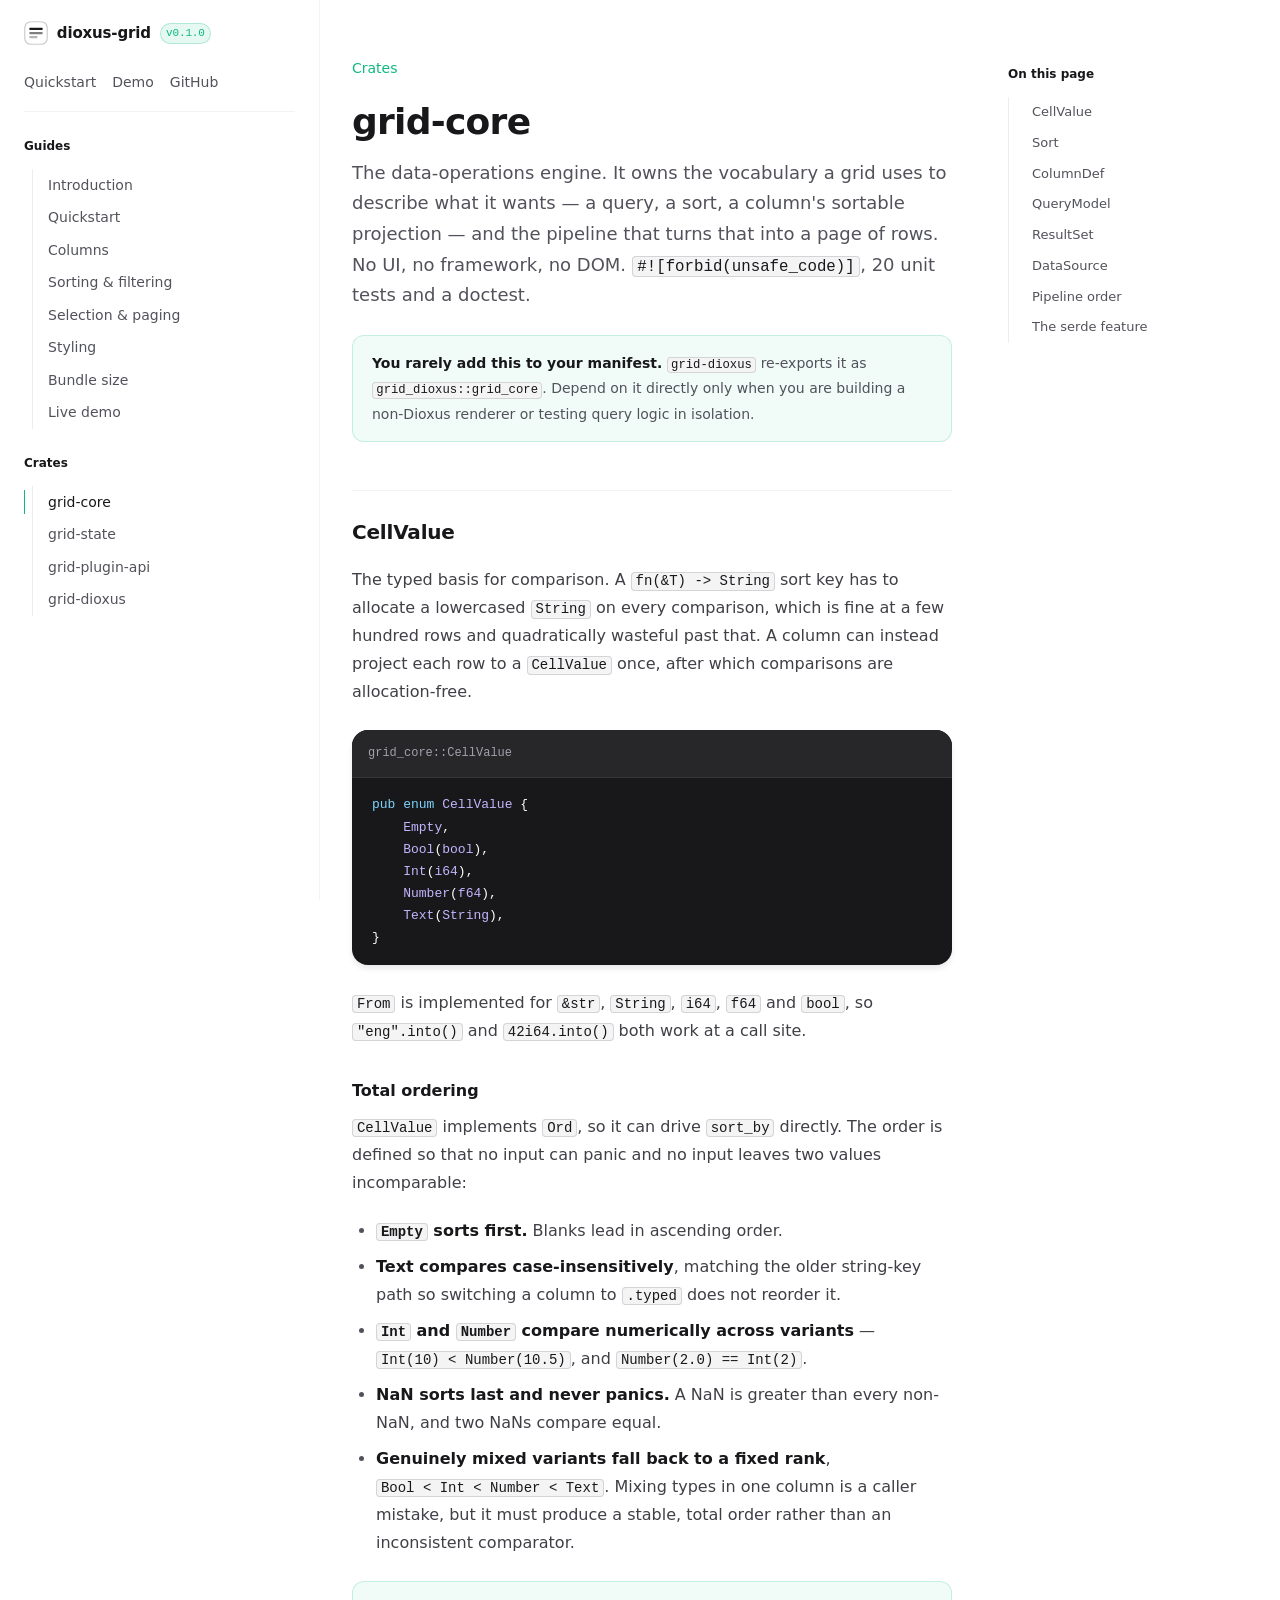
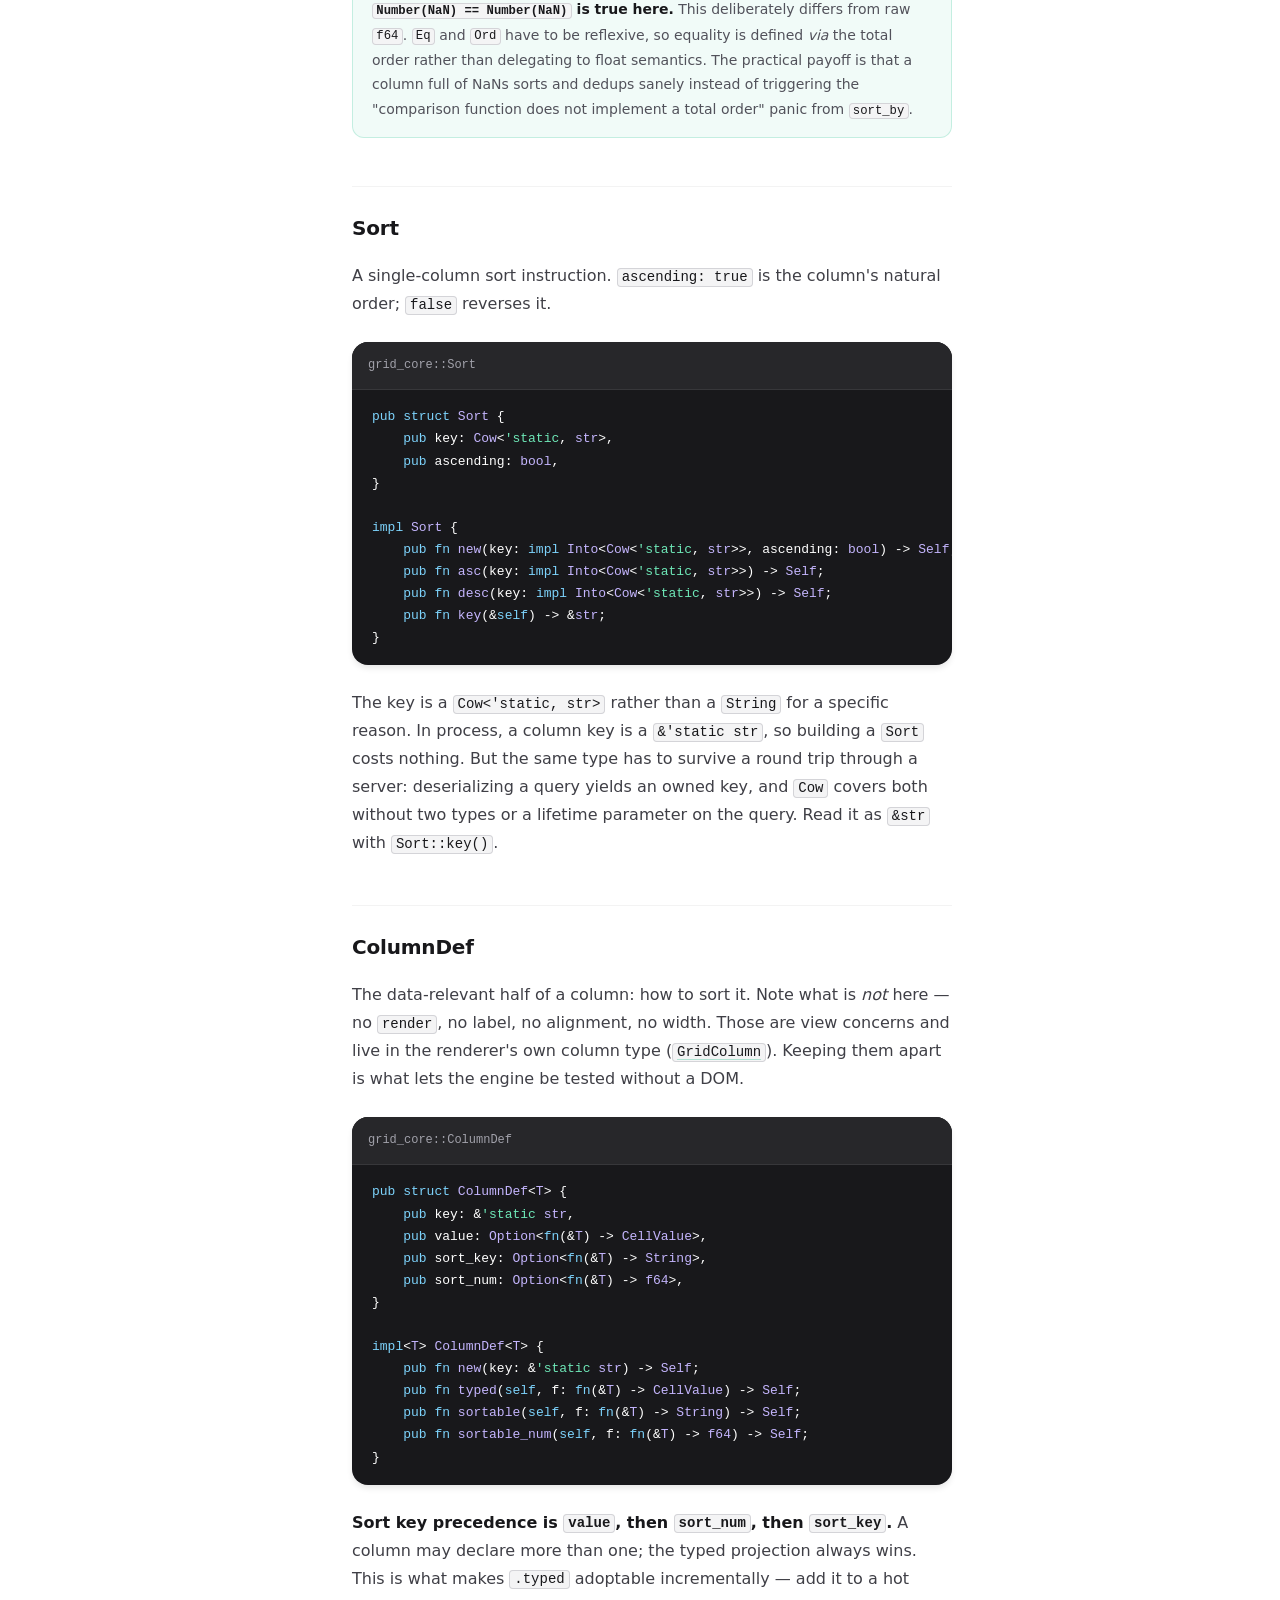
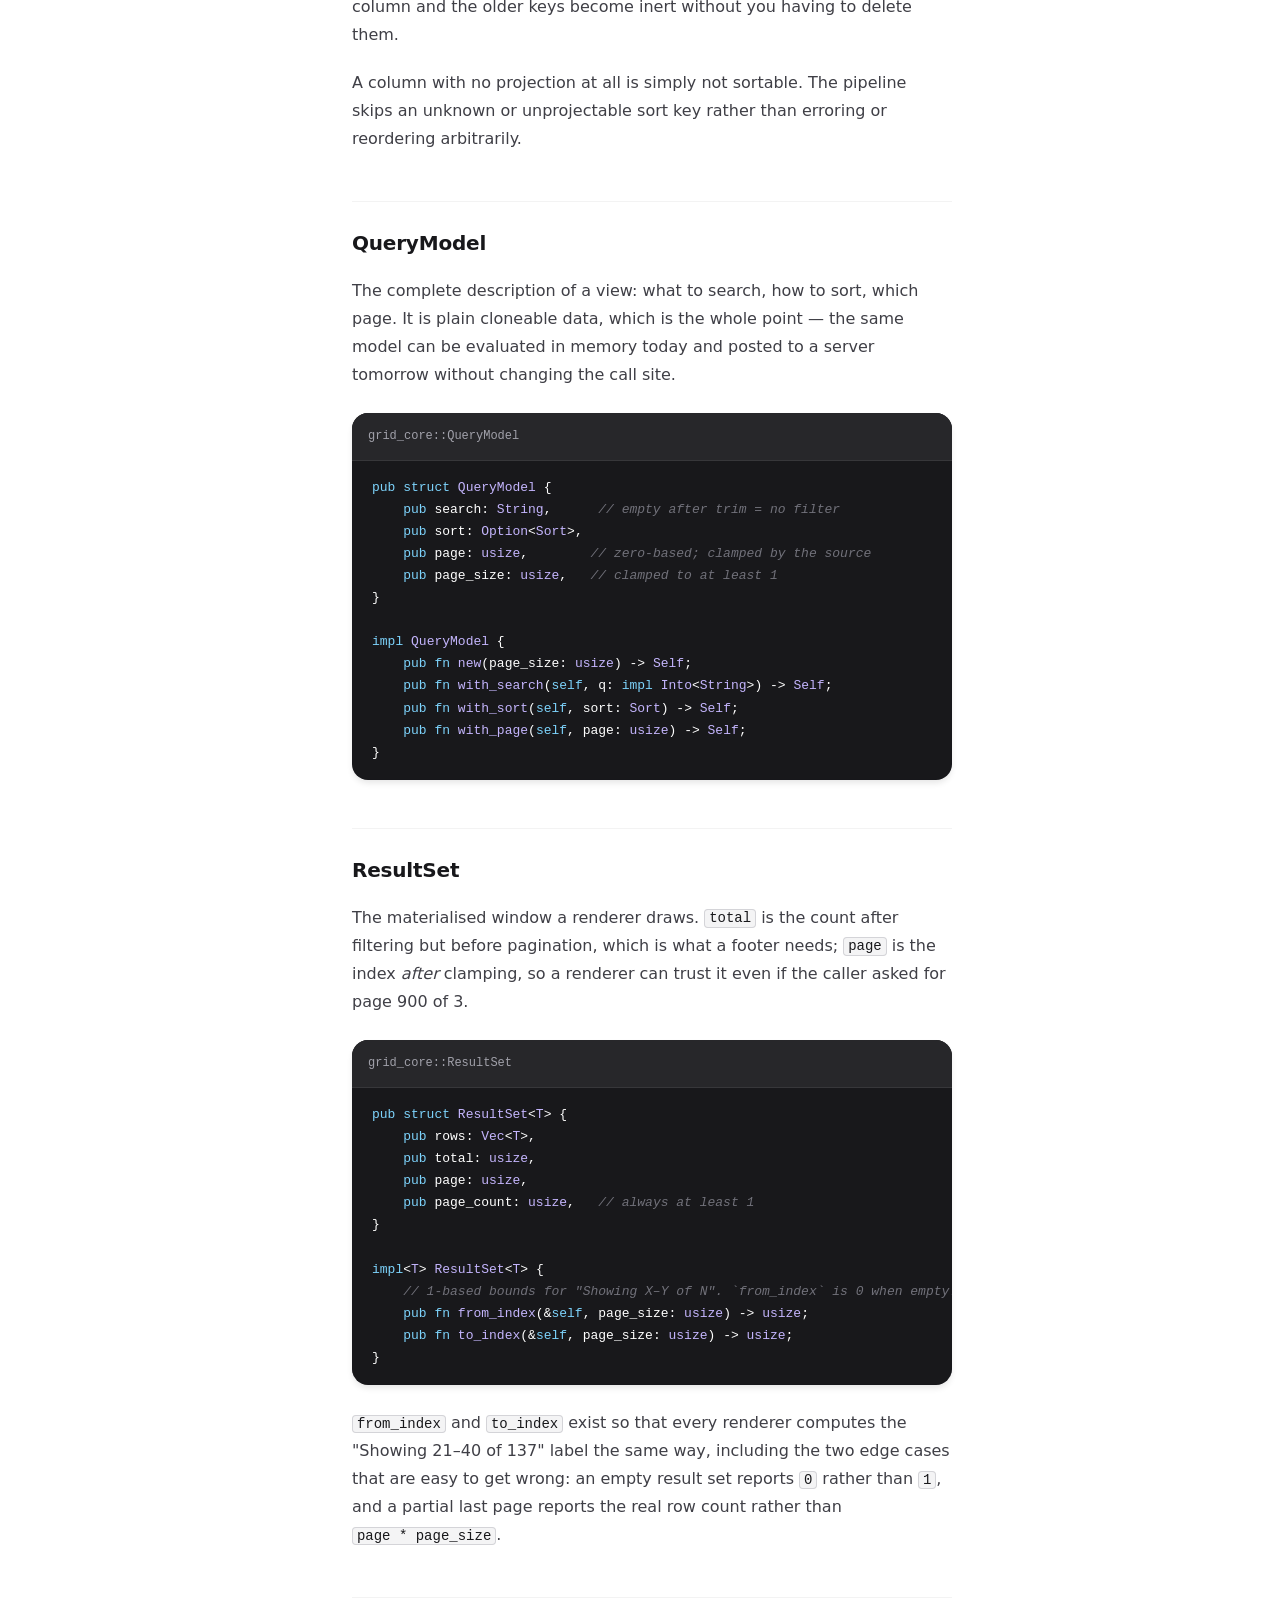
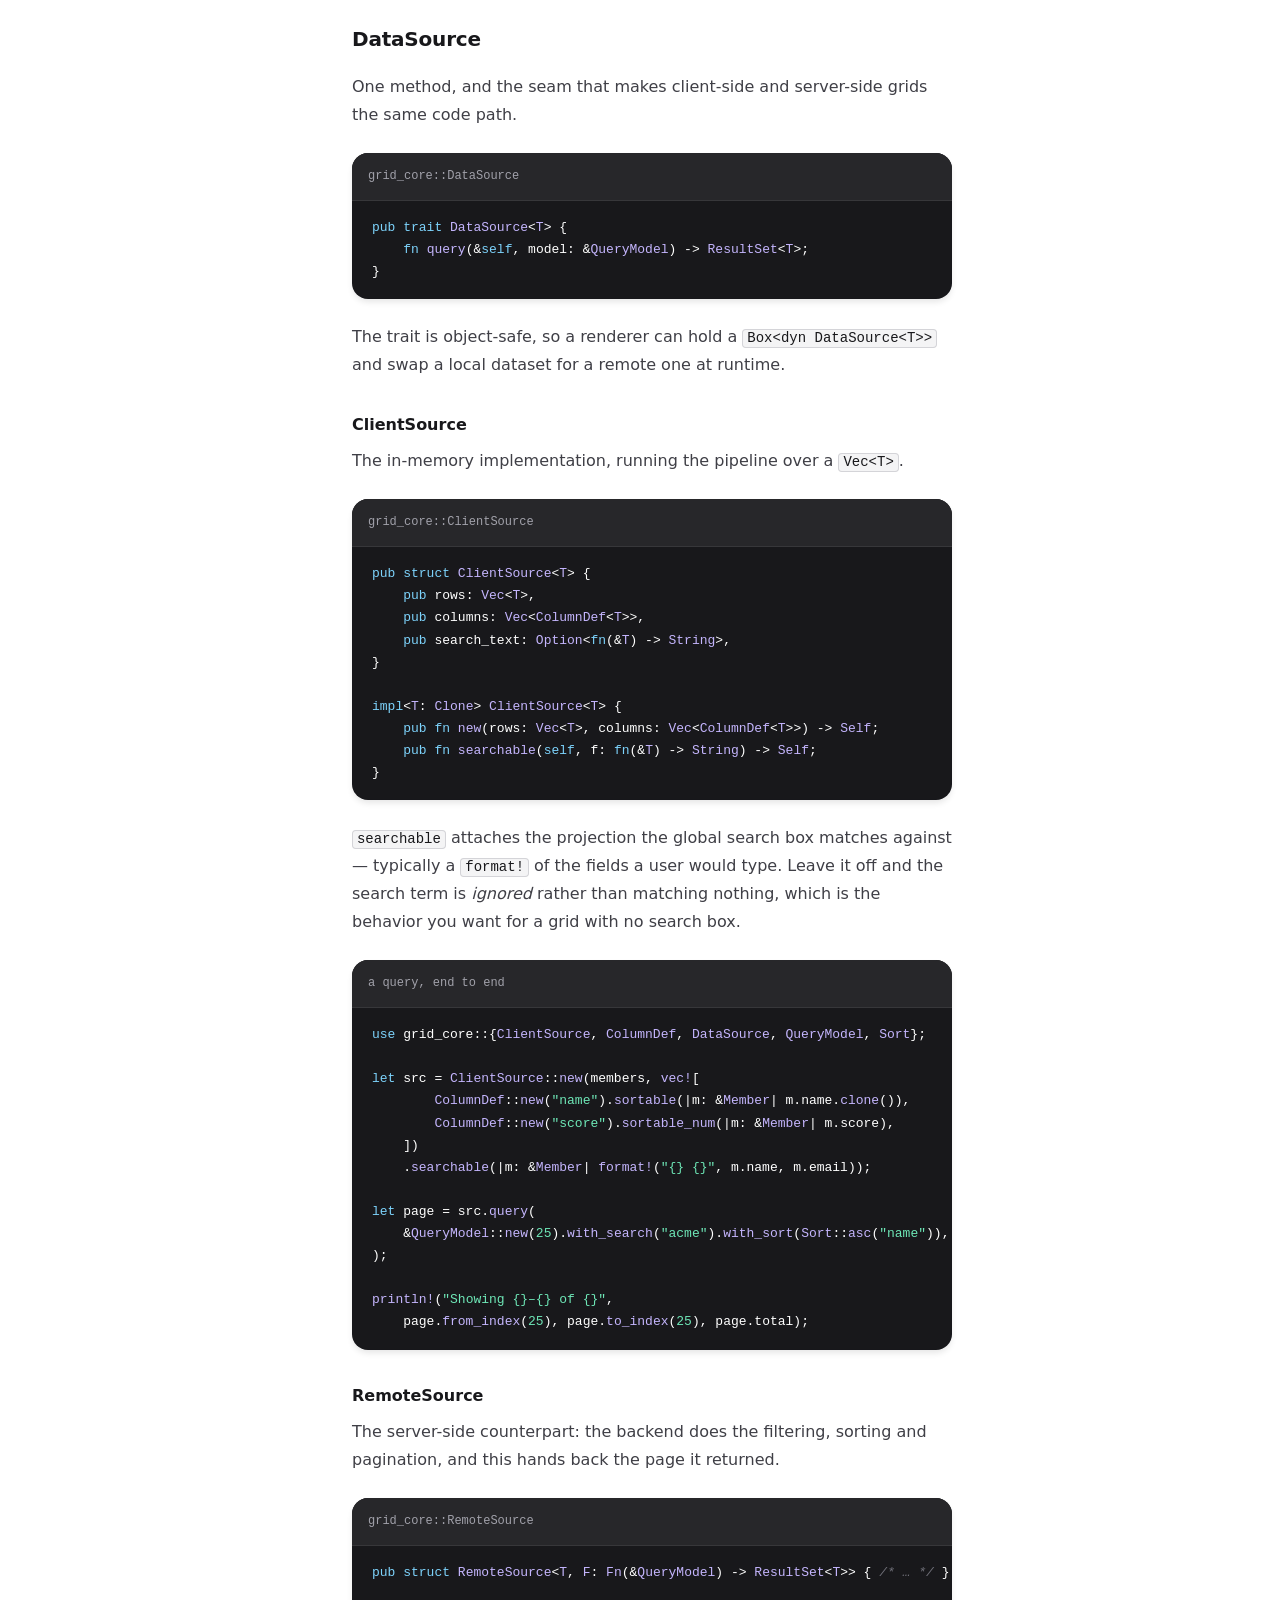
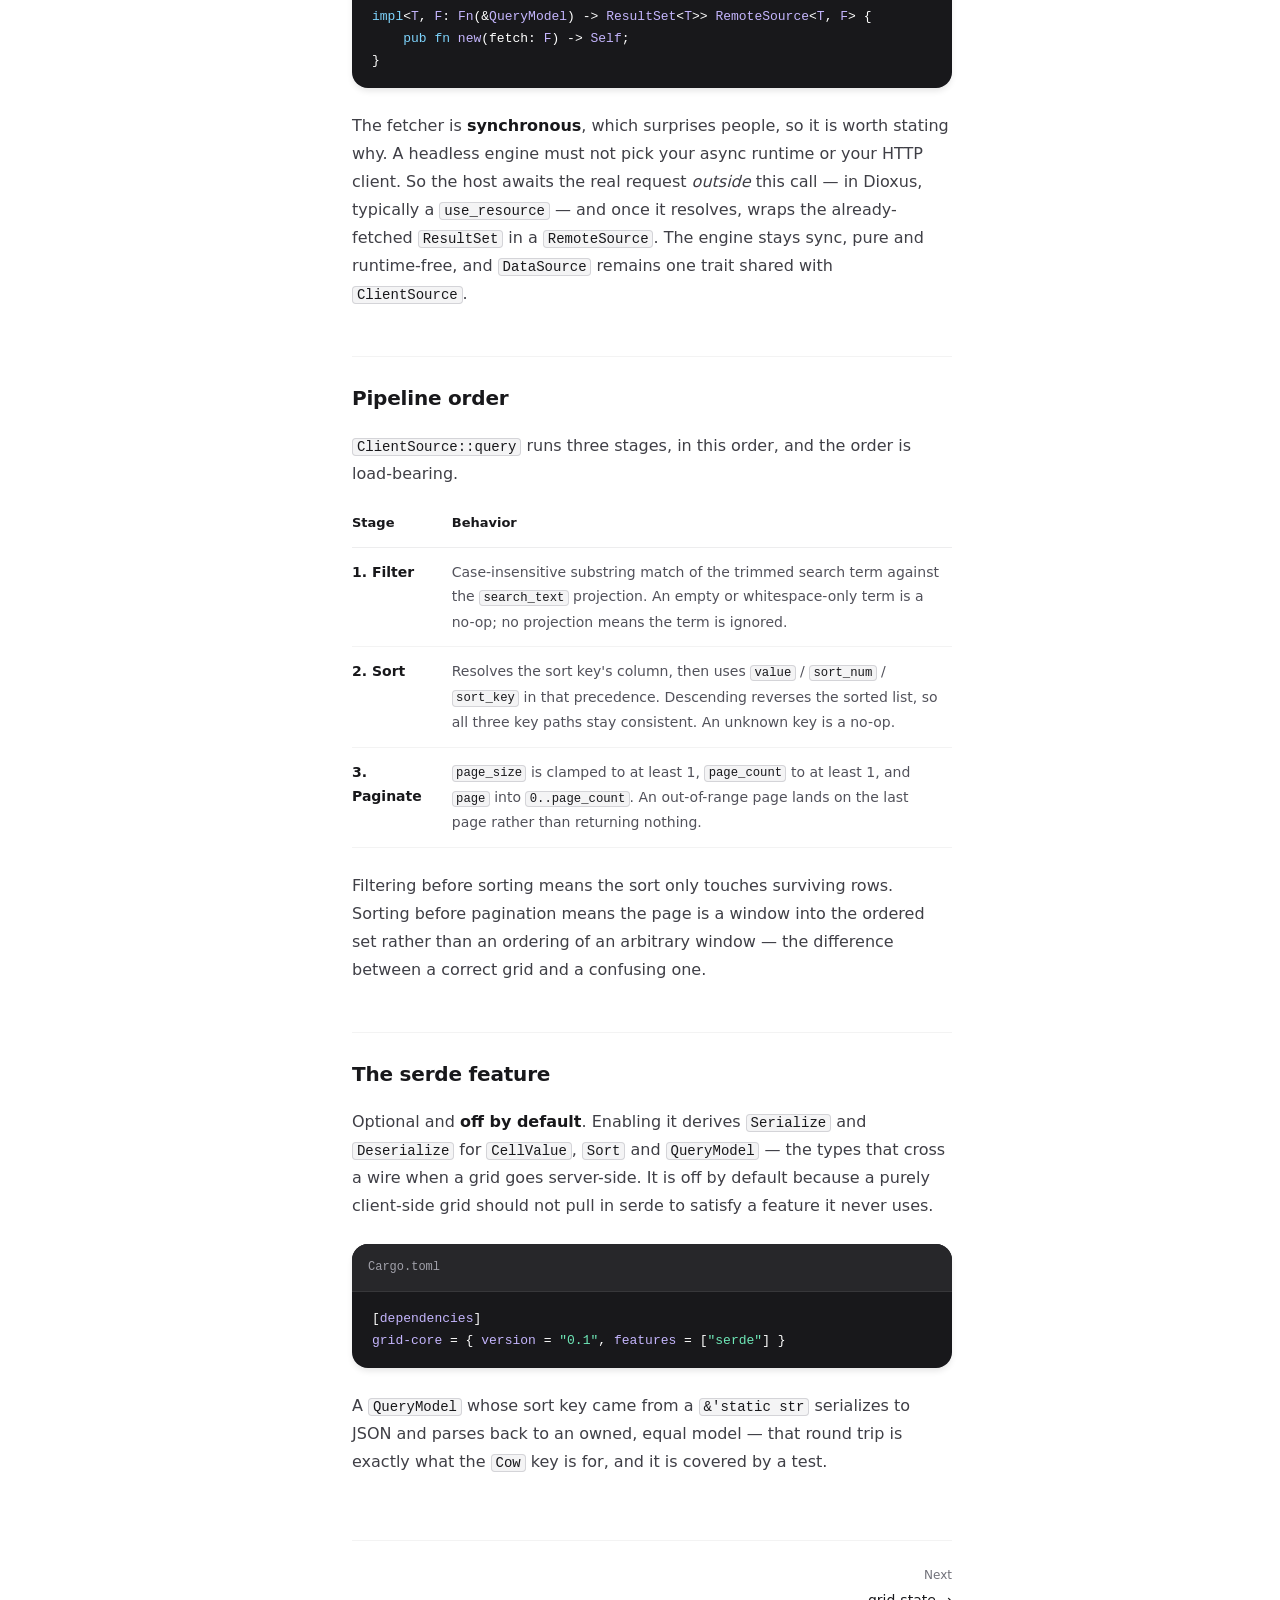
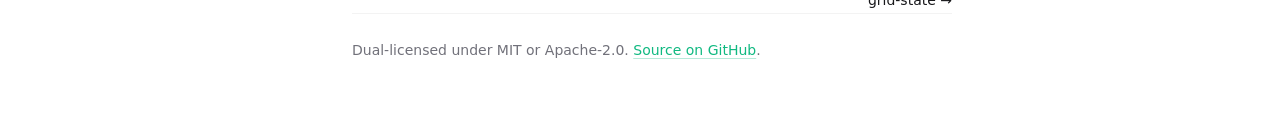
<file: docs/grid-core.html>
<!doctype html>
<html lang="en">
<head>
<meta charset="utf-8">
<meta name="viewport" content="width=device-width, initial-scale=1">
<title>grid-core — dioxus-grid</title>
<meta name="description" content="Reference for grid-core: CellValue, Sort, ColumnDef, QueryModel, ResultSet, the DataSource trait and the filter/sort/paginate pipeline.">
<link rel="icon" href="assets/favicon.svg">
<link rel="stylesheet" href="assets/docs.css">
</head>
<body>

<input type="checkbox" id="navToggle" class="nav-toggle" hidden>

<div class="mobile-bar">
  <label for="navToggle" class="nav-btn" aria-label="Toggle navigation">
    <svg width="20" height="20" viewBox="0 0 24 24" fill="none" stroke="currentColor" stroke-width="2" stroke-linecap="round"><path d="M3 6h18M3 12h18M3 18h18"/></svg>
  </label>
  <a class="brand" href="index.html">
    <svg viewBox="0 0 32 32" aria-hidden="true">
      <rect x="1" y="1" width="30" height="30" rx="8" fill="none" stroke="currentColor" stroke-opacity=".22" stroke-width="1.6"/>
      <g fill="currentColor">
        <rect x="7" y="9" width="18" height="3" rx="1.2"/>
        <rect x="7" y="14.5" width="18" height="3" rx="1.2" opacity=".55"/>
        <rect x="7" y="20" width="11" height="3" rx="1.2" opacity=".32"/>
      </g>
    </svg>
    dioxus-grid
  </a>
</div>

<aside class="sidebar">
  <a class="brand" href="index.html">
    <svg viewBox="0 0 32 32" aria-hidden="true">
      <rect x="1" y="1" width="30" height="30" rx="8" fill="none" stroke="currentColor" stroke-opacity=".22" stroke-width="1.6"/>
      <g fill="currentColor">
        <rect x="7" y="9" width="18" height="3" rx="1.2"/>
        <rect x="7" y="14.5" width="18" height="3" rx="1.2" opacity=".55"/>
        <rect x="7" y="20" width="11" height="3" rx="1.2" opacity=".32"/>
      </g>
    </svg>
    dioxus-grid
    <span class="ver">v0.1.0</span>
  </a>

  <div class="top-nav">
    <a href="quickstart.html">Quickstart</a>
    <a href="demo.html">Demo</a>
    <a href="https://github.com/iamAhsanMalik/dioxus-grid">GitHub</a>
  </div>

  <nav class="nav">
<div class="nav-group">
      <p class="nav-title">Guides</p>
      <ul>
        <li><a href="index.html">Introduction</a></li>
        <li><a href="quickstart.html">Quickstart</a></li>
        <li><a href="columns.html">Columns</a></li>
        <li><a href="sorting-filtering.html">Sorting &amp; filtering</a></li>
        <li><a href="selection-paging.html">Selection &amp; paging</a></li>
        <li><a href="styling.html">Styling</a></li>
        <li><a href="bundle-size.html">Bundle size</a></li>
        <li><a href="demo.html">Live demo</a></li>
      </ul>
    </div>
    <div class="nav-group">
      <p class="nav-title">Crates</p>
      <ul>
        <li><a href="grid-core.html" aria-current="page">grid-core</a></li>
        <li><a href="grid-state.html">grid-state</a></li>
        <li><a href="grid-plugin-api.html">grid-plugin-api</a></li>
        <li><a href="grid-dioxus.html">grid-dioxus</a></li>
      </ul>
    </div>
  </nav>
</aside>

<div class="content">

  <div class="article">
  <main class="main">
    <div class="prose">
      <p class="eyebrow">Crates</p>
      <h1>grid-core</h1>
      <p class="lead">
        The data-operations engine. It owns the vocabulary a grid uses to describe
        what it wants — a query, a sort, a column's sortable projection — and the
        pipeline that turns that into a page of rows. No UI, no framework, no DOM.
        <code>#![forbid(unsafe_code)]</code>, 20 unit tests and a doctest.
      </p>

      <div class="note">
        <div>
          <strong>You rarely add this to your manifest.</strong>
          <code>grid-dioxus</code> re-exports it as <code>grid_dioxus::grid_core</code>.
          Depend on it directly only when you are building a non-Dioxus renderer or
          testing query logic in isolation.
        </div>
      </div>

      <h2 id="cellvalue"><a class="anchor" href="#cellvalue" aria-label="Link to this section">#</a>CellValue</h2>
      <p>
        The typed basis for comparison. A <code>fn(&amp;T) -&gt; String</code> sort
        key has to allocate a lowercased <code>String</code> on every comparison,
        which is fine at a few hundred rows and quadratically wasteful past that. A
        column can instead project each row to a <code>CellValue</code> once, after
        which comparisons are allocation-free.
      </p>

      <div class="code">
        <div class="code-head">grid_core::CellValue</div>
<pre><code><span class="k">pub enum</span> <span class="t">CellValue</span> {
    <span class="t">Empty</span>,
    <span class="t">Bool</span>(<span class="t">bool</span>),
    <span class="t">Int</span>(<span class="t">i64</span>),
    <span class="t">Number</span>(<span class="t">f64</span>),
    <span class="t">Text</span>(<span class="t">String</span>),
}</code></pre>
      </div>

      <p>
        <code>From</code> is implemented for <code>&amp;str</code>,
        <code>String</code>, <code>i64</code>, <code>f64</code> and
        <code>bool</code>, so <code>"eng".into()</code> and
        <code>42i64.into()</code> both work at a call site.
      </p>

      <h3>Total ordering</h3>
      <p>
        <code>CellValue</code> implements <code>Ord</code>, so it can drive
        <code>sort_by</code> directly. The order is defined so that no input can
        panic and no input leaves two values incomparable:
      </p>
      <ul>
        <li><strong><code>Empty</code> sorts first.</strong> Blanks lead in ascending order.</li>
        <li><strong>Text compares case-insensitively</strong>, matching the older string-key path so switching a column to <code>.typed</code> does not reorder it.</li>
        <li><strong><code>Int</code> and <code>Number</code> compare numerically across variants</strong> — <code>Int(10) &lt; Number(10.5)</code>, and <code>Number(2.0) == Int(2)</code>.</li>
        <li><strong>NaN sorts last and never panics.</strong> A NaN is greater than every non-NaN, and two NaNs compare equal.</li>
        <li><strong>Genuinely mixed variants fall back to a fixed rank</strong>, <code>Bool &lt; Int &lt; Number &lt; Text</code>. Mixing types in one column is a caller mistake, but it must produce a stable, total order rather than an inconsistent comparator.</li>
      </ul>

      <div class="note">
        <div>
          <strong><code>Number(NaN) == Number(NaN)</code> is true here.</strong>
          This deliberately differs from raw <code>f64</code>. <code>Eq</code> and
          <code>Ord</code> have to be reflexive, so equality is defined <em>via</em>
          the total order rather than delegating to float semantics. The practical
          payoff is that a column full of NaNs sorts and dedups sanely instead of
          triggering the "comparison function does not implement a total order"
          panic from <code>sort_by</code>.
        </div>
      </div>

      <h2 id="sort"><a class="anchor" href="#sort" aria-label="Link to this section">#</a>Sort</h2>
      <p>
        A single-column sort instruction. <code>ascending: true</code> is the
        column's natural order; <code>false</code> reverses it.
      </p>

      <div class="code">
        <div class="code-head">grid_core::Sort</div>
<pre><code><span class="k">pub struct</span> <span class="t">Sort</span> {
    <span class="k">pub</span> key: <span class="t">Cow</span>&lt;<span class="s">'static</span>, <span class="t">str</span>&gt;,
    <span class="k">pub</span> ascending: <span class="t">bool</span>,
}

<span class="k">impl</span> <span class="t">Sort</span> {
    <span class="k">pub fn</span> <span class="f">new</span>(key: <span class="k">impl</span> <span class="t">Into</span>&lt;<span class="t">Cow</span>&lt;<span class="s">'static</span>, <span class="t">str</span>&gt;&gt;, ascending: <span class="t">bool</span>) -&gt; <span class="t">Self</span>;
    <span class="k">pub fn</span> <span class="f">asc</span>(key: <span class="k">impl</span> <span class="t">Into</span>&lt;<span class="t">Cow</span>&lt;<span class="s">'static</span>, <span class="t">str</span>&gt;&gt;) -&gt; <span class="t">Self</span>;
    <span class="k">pub fn</span> <span class="f">desc</span>(key: <span class="k">impl</span> <span class="t">Into</span>&lt;<span class="t">Cow</span>&lt;<span class="s">'static</span>, <span class="t">str</span>&gt;&gt;) -&gt; <span class="t">Self</span>;
    <span class="k">pub fn</span> <span class="f">key</span>(&amp;<span class="k">self</span>) -&gt; &amp;<span class="t">str</span>;
}</code></pre>
      </div>

      <p>
        The key is a <code>Cow&lt;'static, str&gt;</code> rather than a
        <code>String</code> for a specific reason. In process, a column key is a
        <code>&amp;'static str</code>, so building a <code>Sort</code> costs
        nothing. But the same type has to survive a round trip through a server:
        deserializing a query yields an owned key, and <code>Cow</code> covers both
        without two types or a lifetime parameter on the query. Read it as
        <code>&amp;str</code> with <code>Sort::key()</code>.
      </p>

      <h2 id="columndef"><a class="anchor" href="#columndef" aria-label="Link to this section">#</a>ColumnDef</h2>
      <p>
        The data-relevant half of a column: how to sort it. Note what is
        <em>not</em> here — no <code>render</code>, no label, no alignment, no
        width. Those are view concerns and live in the renderer's own column type
        (<a href="columns.html"><code>GridColumn</code></a>). Keeping them apart is
        what lets the engine be tested without a DOM.
      </p>

      <div class="code">
        <div class="code-head">grid_core::ColumnDef</div>
<pre><code><span class="k">pub struct</span> <span class="t">ColumnDef</span>&lt;<span class="t">T</span>&gt; {
    <span class="k">pub</span> key: &amp;<span class="s">'static</span> <span class="t">str</span>,
    <span class="k">pub</span> value: <span class="t">Option</span>&lt;<span class="k">fn</span>(&amp;<span class="t">T</span>) -&gt; <span class="t">CellValue</span>&gt;,
    <span class="k">pub</span> sort_key: <span class="t">Option</span>&lt;<span class="k">fn</span>(&amp;<span class="t">T</span>) -&gt; <span class="t">String</span>&gt;,
    <span class="k">pub</span> sort_num: <span class="t">Option</span>&lt;<span class="k">fn</span>(&amp;<span class="t">T</span>) -&gt; <span class="t">f64</span>&gt;,
}

<span class="k">impl</span>&lt;<span class="t">T</span>&gt; <span class="t">ColumnDef</span>&lt;<span class="t">T</span>&gt; {
    <span class="k">pub fn</span> <span class="f">new</span>(key: &amp;<span class="s">'static</span> <span class="t">str</span>) -&gt; <span class="t">Self</span>;
    <span class="k">pub fn</span> <span class="f">typed</span>(<span class="k">self</span>, f: <span class="k">fn</span>(&amp;<span class="t">T</span>) -&gt; <span class="t">CellValue</span>) -&gt; <span class="t">Self</span>;
    <span class="k">pub fn</span> <span class="f">sortable</span>(<span class="k">self</span>, f: <span class="k">fn</span>(&amp;<span class="t">T</span>) -&gt; <span class="t">String</span>) -&gt; <span class="t">Self</span>;
    <span class="k">pub fn</span> <span class="f">sortable_num</span>(<span class="k">self</span>, f: <span class="k">fn</span>(&amp;<span class="t">T</span>) -&gt; <span class="t">f64</span>) -&gt; <span class="t">Self</span>;
}</code></pre>
      </div>

      <p>
        <strong>Sort key precedence is <code>value</code>, then
        <code>sort_num</code>, then <code>sort_key</code>.</strong> A column may
        declare more than one; the typed projection always wins. This is what makes
        <code>.typed</code> adoptable incrementally — add it to a hot column and
        the older keys become inert without you having to delete them.
      </p>
      <p>
        A column with no projection at all is simply not sortable. The pipeline
        skips an unknown or unprojectable sort key rather than erroring or
        reordering arbitrarily.
      </p>

      <h2 id="querymodel"><a class="anchor" href="#querymodel" aria-label="Link to this section">#</a>QueryModel</h2>
      <p>
        The complete description of a view: what to search, how to sort, which
        page. It is plain cloneable data, which is the whole point — the same model
        can be evaluated in memory today and posted to a server tomorrow without
        changing the call site.
      </p>

      <div class="code">
        <div class="code-head">grid_core::QueryModel</div>
<pre><code><span class="k">pub struct</span> <span class="t">QueryModel</span> {
    <span class="k">pub</span> search: <span class="t">String</span>,      <span class="c">// empty after trim = no filter</span>
    <span class="k">pub</span> sort: <span class="t">Option</span>&lt;<span class="t">Sort</span>&gt;,
    <span class="k">pub</span> page: <span class="t">usize</span>,        <span class="c">// zero-based; clamped by the source</span>
    <span class="k">pub</span> page_size: <span class="t">usize</span>,   <span class="c">// clamped to at least 1</span>
}

<span class="k">impl</span> <span class="t">QueryModel</span> {
    <span class="k">pub fn</span> <span class="f">new</span>(page_size: <span class="t">usize</span>) -&gt; <span class="t">Self</span>;
    <span class="k">pub fn</span> <span class="f">with_search</span>(<span class="k">self</span>, q: <span class="k">impl</span> <span class="t">Into</span>&lt;<span class="t">String</span>&gt;) -&gt; <span class="t">Self</span>;
    <span class="k">pub fn</span> <span class="f">with_sort</span>(<span class="k">self</span>, sort: <span class="t">Sort</span>) -&gt; <span class="t">Self</span>;
    <span class="k">pub fn</span> <span class="f">with_page</span>(<span class="k">self</span>, page: <span class="t">usize</span>) -&gt; <span class="t">Self</span>;
}</code></pre>
      </div>

      <h2 id="resultset"><a class="anchor" href="#resultset" aria-label="Link to this section">#</a>ResultSet</h2>
      <p>
        The materialised window a renderer draws. <code>total</code> is the count
        after filtering but before pagination, which is what a footer needs;
        <code>page</code> is the index <em>after</em> clamping, so a renderer can
        trust it even if the caller asked for page 900 of 3.
      </p>

      <div class="code">
        <div class="code-head">grid_core::ResultSet</div>
<pre><code><span class="k">pub struct</span> <span class="t">ResultSet</span>&lt;<span class="t">T</span>&gt; {
    <span class="k">pub</span> rows: <span class="t">Vec</span>&lt;<span class="t">T</span>&gt;,
    <span class="k">pub</span> total: <span class="t">usize</span>,
    <span class="k">pub</span> page: <span class="t">usize</span>,
    <span class="k">pub</span> page_count: <span class="t">usize</span>,   <span class="c">// always at least 1</span>
}

<span class="k">impl</span>&lt;<span class="t">T</span>&gt; <span class="t">ResultSet</span>&lt;<span class="t">T</span>&gt; {
    <span class="c">// 1-based bounds for "Showing X–Y of N". `from_index` is 0 when empty.</span>
    <span class="k">pub fn</span> <span class="f">from_index</span>(&amp;<span class="k">self</span>, page_size: <span class="t">usize</span>) -&gt; <span class="t">usize</span>;
    <span class="k">pub fn</span> <span class="f">to_index</span>(&amp;<span class="k">self</span>, page_size: <span class="t">usize</span>) -&gt; <span class="t">usize</span>;
}</code></pre>
      </div>

      <p>
        <code>from_index</code> and <code>to_index</code> exist so that every
        renderer computes the "Showing 21–40 of 137" label the same way, including
        the two edge cases that are easy to get wrong: an empty result set reports
        <code>0</code> rather than <code>1</code>, and a partial last page reports
        the real row count rather than <code>page * page_size</code>.
      </p>

      <h2 id="datasource"><a class="anchor" href="#datasource" aria-label="Link to this section">#</a>DataSource</h2>
      <p>
        One method, and the seam that makes client-side and server-side grids the
        same code path.
      </p>

      <div class="code">
        <div class="code-head">grid_core::DataSource</div>
<pre><code><span class="k">pub trait</span> <span class="t">DataSource</span>&lt;<span class="t">T</span>&gt; {
    <span class="k">fn</span> <span class="f">query</span>(&amp;<span class="k">self</span>, model: &amp;<span class="t">QueryModel</span>) -&gt; <span class="t">ResultSet</span>&lt;<span class="t">T</span>&gt;;
}</code></pre>
      </div>

      <p>
        The trait is object-safe, so a renderer can hold a
        <code>Box&lt;dyn DataSource&lt;T&gt;&gt;</code> and swap a local dataset
        for a remote one at runtime.
      </p>

      <h3>ClientSource</h3>
      <p>The in-memory implementation, running the pipeline over a <code>Vec&lt;T&gt;</code>.</p>

      <div class="code">
        <div class="code-head">grid_core::ClientSource</div>
<pre><code><span class="k">pub struct</span> <span class="t">ClientSource</span>&lt;<span class="t">T</span>&gt; {
    <span class="k">pub</span> rows: <span class="t">Vec</span>&lt;<span class="t">T</span>&gt;,
    <span class="k">pub</span> columns: <span class="t">Vec</span>&lt;<span class="t">ColumnDef</span>&lt;<span class="t">T</span>&gt;&gt;,
    <span class="k">pub</span> search_text: <span class="t">Option</span>&lt;<span class="k">fn</span>(&amp;<span class="t">T</span>) -&gt; <span class="t">String</span>&gt;,
}

<span class="k">impl</span>&lt;<span class="t">T</span>: <span class="t">Clone</span>&gt; <span class="t">ClientSource</span>&lt;<span class="t">T</span>&gt; {
    <span class="k">pub fn</span> <span class="f">new</span>(rows: <span class="t">Vec</span>&lt;<span class="t">T</span>&gt;, columns: <span class="t">Vec</span>&lt;<span class="t">ColumnDef</span>&lt;<span class="t">T</span>&gt;&gt;) -&gt; <span class="t">Self</span>;
    <span class="k">pub fn</span> <span class="f">searchable</span>(<span class="k">self</span>, f: <span class="k">fn</span>(&amp;<span class="t">T</span>) -&gt; <span class="t">String</span>) -&gt; <span class="t">Self</span>;
}</code></pre>
      </div>

      <p>
        <code>searchable</code> attaches the projection the global search box
        matches against — typically a <code>format!</code> of the fields a user
        would type. Leave it off and the search term is <em>ignored</em> rather
        than matching nothing, which is the behavior you want for a grid with no
        search box.
      </p>

      <div class="code">
        <div class="code-head">a query, end to end</div>
<pre><code><span class="k">use</span> grid_core::{<span class="t">ClientSource</span>, <span class="t">ColumnDef</span>, <span class="t">DataSource</span>, <span class="t">QueryModel</span>, <span class="t">Sort</span>};

<span class="k">let</span> src = <span class="t">ClientSource</span>::<span class="f">new</span>(members, <span class="f">vec!</span>[
        <span class="t">ColumnDef</span>::<span class="f">new</span>(<span class="s">"name"</span>).<span class="f">sortable</span>(|m: &amp;<span class="t">Member</span>| m.name.<span class="f">clone</span>()),
        <span class="t">ColumnDef</span>::<span class="f">new</span>(<span class="s">"score"</span>).<span class="f">sortable_num</span>(|m: &amp;<span class="t">Member</span>| m.score),
    ])
    .<span class="f">searchable</span>(|m: &amp;<span class="t">Member</span>| <span class="f">format!</span>(<span class="s">"{} {}"</span>, m.name, m.email));

<span class="k">let</span> page = src.<span class="f">query</span>(
    &amp;<span class="t">QueryModel</span>::<span class="f">new</span>(<span class="n">25</span>).<span class="f">with_search</span>(<span class="s">"acme"</span>).<span class="f">with_sort</span>(<span class="t">Sort</span>::<span class="f">asc</span>(<span class="s">"name"</span>)),
);

<span class="f">println!</span>(<span class="s">"Showing {}–{} of {}"</span>,
    page.<span class="f">from_index</span>(<span class="n">25</span>), page.<span class="f">to_index</span>(<span class="n">25</span>), page.total);</code></pre>
      </div>

      <h3>RemoteSource</h3>
      <p>
        The server-side counterpart: the backend does the filtering, sorting and
        pagination, and this hands back the page it returned.
      </p>

      <div class="code">
        <div class="code-head">grid_core::RemoteSource</div>
<pre><code><span class="k">pub struct</span> <span class="t">RemoteSource</span>&lt;<span class="t">T</span>, <span class="t">F</span>: <span class="t">Fn</span>(&amp;<span class="t">QueryModel</span>) -&gt; <span class="t">ResultSet</span>&lt;<span class="t">T</span>&gt;&gt; { <span class="c">/* … */</span> }

<span class="k">impl</span>&lt;<span class="t">T</span>, <span class="t">F</span>: <span class="t">Fn</span>(&amp;<span class="t">QueryModel</span>) -&gt; <span class="t">ResultSet</span>&lt;<span class="t">T</span>&gt;&gt; <span class="t">RemoteSource</span>&lt;<span class="t">T</span>, <span class="t">F</span>&gt; {
    <span class="k">pub fn</span> <span class="f">new</span>(fetch: <span class="t">F</span>) -&gt; <span class="t">Self</span>;
}</code></pre>
      </div>

      <p>
        The fetcher is <strong>synchronous</strong>, which surprises people, so it
        is worth stating why. A headless engine must not pick your async runtime or
        your HTTP client. So the host awaits the real request <em>outside</em> this
        call — in Dioxus, typically a <code>use_resource</code> — and once it
        resolves, wraps the already-fetched <code>ResultSet</code> in a
        <code>RemoteSource</code>. The engine stays sync, pure and runtime-free,
        and <code>DataSource</code> remains one trait shared with
        <code>ClientSource</code>.
      </p>

      <h2 id="pipeline"><a class="anchor" href="#pipeline" aria-label="Link to this section">#</a>Pipeline order</h2>
      <p>
        <code>ClientSource::query</code> runs three stages, in this order, and the
        order is load-bearing.
      </p>

      <div class="table-wrap">
        <table>
          <thead>
            <tr><th>Stage</th><th>Behavior</th></tr>
          </thead>
          <tbody>
            <tr>
              <td><strong>1. Filter</strong></td>
              <td>Case-insensitive substring match of the trimmed search term against the <code>search_text</code> projection. An empty or whitespace-only term is a no-op; no projection means the term is ignored.</td>
            </tr>
            <tr>
              <td><strong>2. Sort</strong></td>
              <td>Resolves the sort key's column, then uses <code>value</code> / <code>sort_num</code> / <code>sort_key</code> in that precedence. Descending reverses the sorted list, so all three key paths stay consistent. An unknown key is a no-op.</td>
            </tr>
            <tr>
              <td><strong>3. Paginate</strong></td>
              <td><code>page_size</code> is clamped to at least 1, <code>page_count</code> to at least 1, and <code>page</code> into <code>0..page_count</code>. An out-of-range page lands on the last page rather than returning nothing.</td>
            </tr>
          </tbody>
        </table>
      </div>

      <p>
        Filtering before sorting means the sort only touches surviving rows.
        Sorting before pagination means the page is a window into the ordered set
        rather than an ordering of an arbitrary window — the difference between a
        correct grid and a confusing one.
      </p>

      <h2 id="serde"><a class="anchor" href="#serde" aria-label="Link to this section">#</a>The serde feature</h2>
      <p>
        Optional and <strong>off by default</strong>. Enabling it derives
        <code>Serialize</code> and <code>Deserialize</code> for
        <code>CellValue</code>, <code>Sort</code> and <code>QueryModel</code> —
        the types that cross a wire when a grid goes server-side. It is off by
        default because a purely client-side grid should not pull in serde to
        satisfy a feature it never uses.
      </p>

      <div class="code">
        <div class="code-head">Cargo.toml</div>
<pre><code>[<span class="t">dependencies</span>]
<span class="f">grid-core</span> = { <span class="t">version</span> = <span class="s">"0.1"</span>, <span class="t">features</span> = [<span class="s">"serde"</span>] }</code></pre>
      </div>

      <p>
        A <code>QueryModel</code> whose sort key came from a
        <code>&amp;'static str</code> serializes to JSON and parses back to an
        owned, equal model — that round trip is exactly what the
        <code>Cow</code> key is for, and it is covered by a test.
      </p>

      <div class="pager">
        <span></span>
        <a class="next" href="grid-state.html"><span>Next</span>grid-state →</a>
      </div>

      <p class="ftr">
        Dual-licensed under MIT or Apache-2.0.
        <a href="https://github.com/iamAhsanMalik/dioxus-grid">Source on GitHub</a>.
      </p>
    </div>
  </main>

  <nav class="toc" aria-label="On this page">
    <p class="toc-title">On this page</p>
    <ul>
      <li><a href="#cellvalue">CellValue</a></li>
      <li><a href="#sort">Sort</a></li>
      <li><a href="#columndef">ColumnDef</a></li>
      <li><a href="#querymodel">QueryModel</a></li>
      <li><a href="#resultset">ResultSet</a></li>
      <li><a href="#datasource">DataSource</a></li>
      <li><a href="#pipeline">Pipeline order</a></li>
      <li><a href="#serde">The serde feature</a></li>
    </ul>
  </nav>
  </div>

</div>
<nav class="bottom-nav" aria-label="Quick navigation">
  <a href="index.html"><svg viewBox="0 0 24 24" fill="none" stroke="currentColor" stroke-width="1.7" stroke-linecap="round" stroke-linejoin="round" aria-hidden="true"><path d="M3 9.5 12 3l9 6.5"/><path d="M5 10.5V21h14V10.5"/></svg>Home</a>
  <a href="quickstart.html"><svg viewBox="0 0 24 24" fill="none" stroke="currentColor" stroke-width="1.7" stroke-linecap="round" stroke-linejoin="round" aria-hidden="true"><path d="M4 5.5A2.5 2.5 0 0 1 6.5 3H20v15H6.5A2.5 2.5 0 0 0 4 20.5z"/><path d="M4 5.5v15"/></svg>Quickstart</a>
  <a href="demo.html"><svg viewBox="0 0 24 24" fill="none" stroke="currentColor" stroke-width="1.7" stroke-linecap="round" stroke-linejoin="round" aria-hidden="true"><rect x="3" y="3" width="7" height="7" rx="1.5"/><rect x="14" y="3" width="7" height="7" rx="1.5"/><rect x="3" y="14" width="7" height="7" rx="1.5"/><rect x="14" y="14" width="7" height="7" rx="1.5"/></svg>Demo</a>
  <a href="grid-core.html" aria-current="page"><svg viewBox="0 0 24 24" fill="none" stroke="currentColor" stroke-width="1.7" stroke-linecap="round" stroke-linejoin="round" aria-hidden="true"><path d="M8 6 3 12l5 6"/><path d="m16 6 5 6-5 6"/></svg>Crates</a>
</nav>
<script src="assets/docs.js" defer></script>
</body>
</html>
</file>
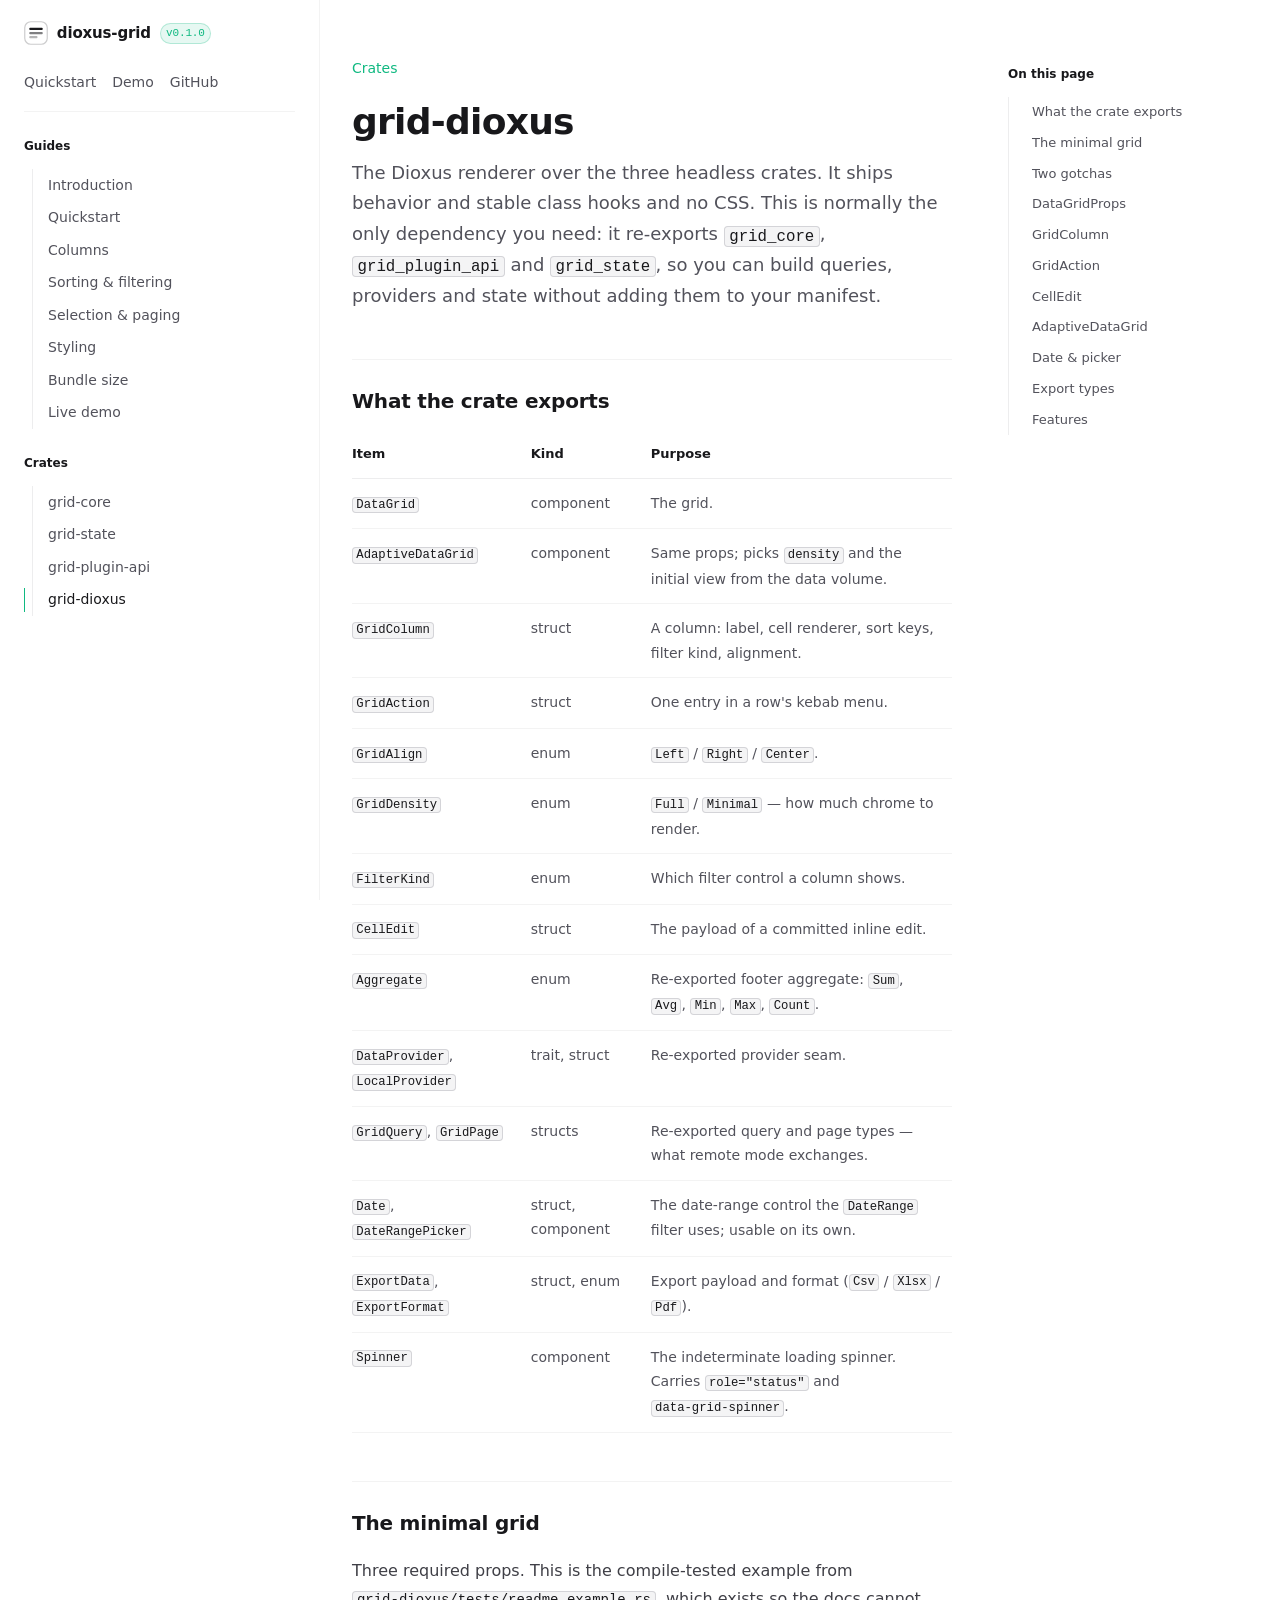
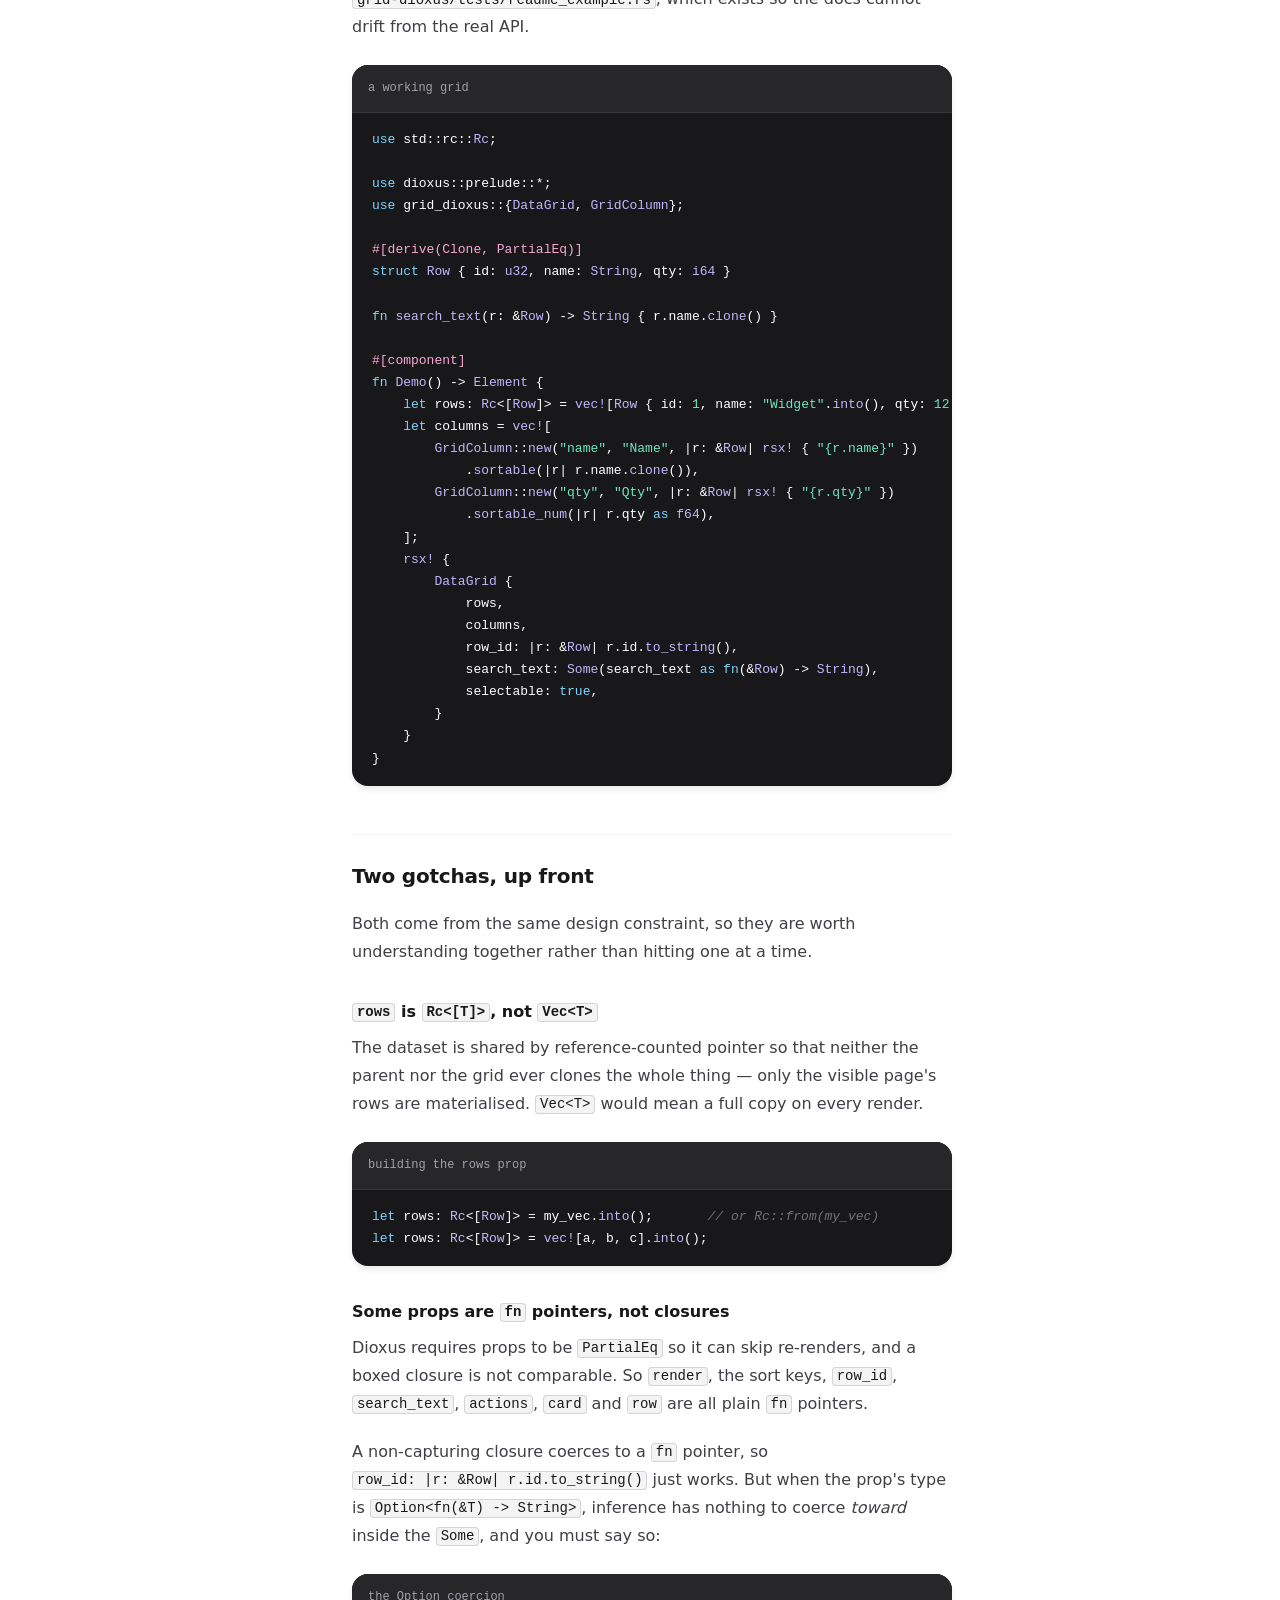
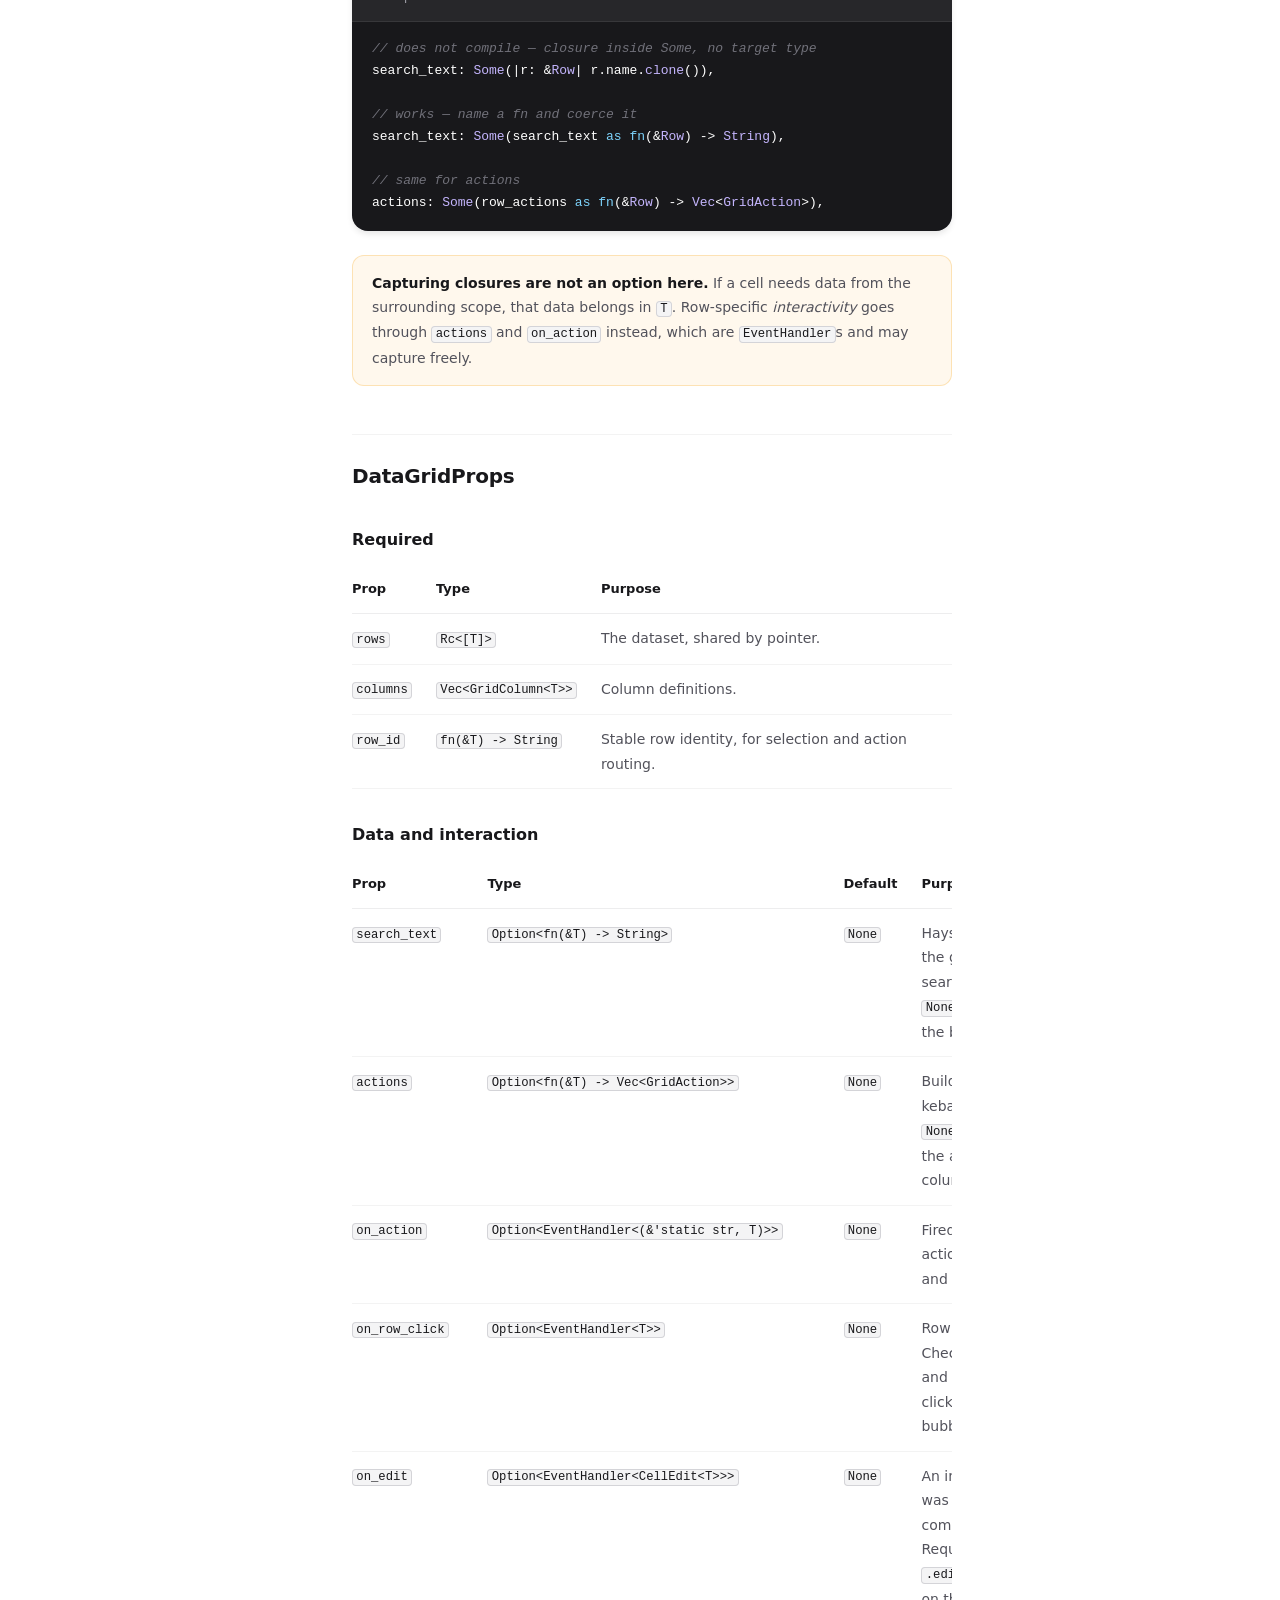
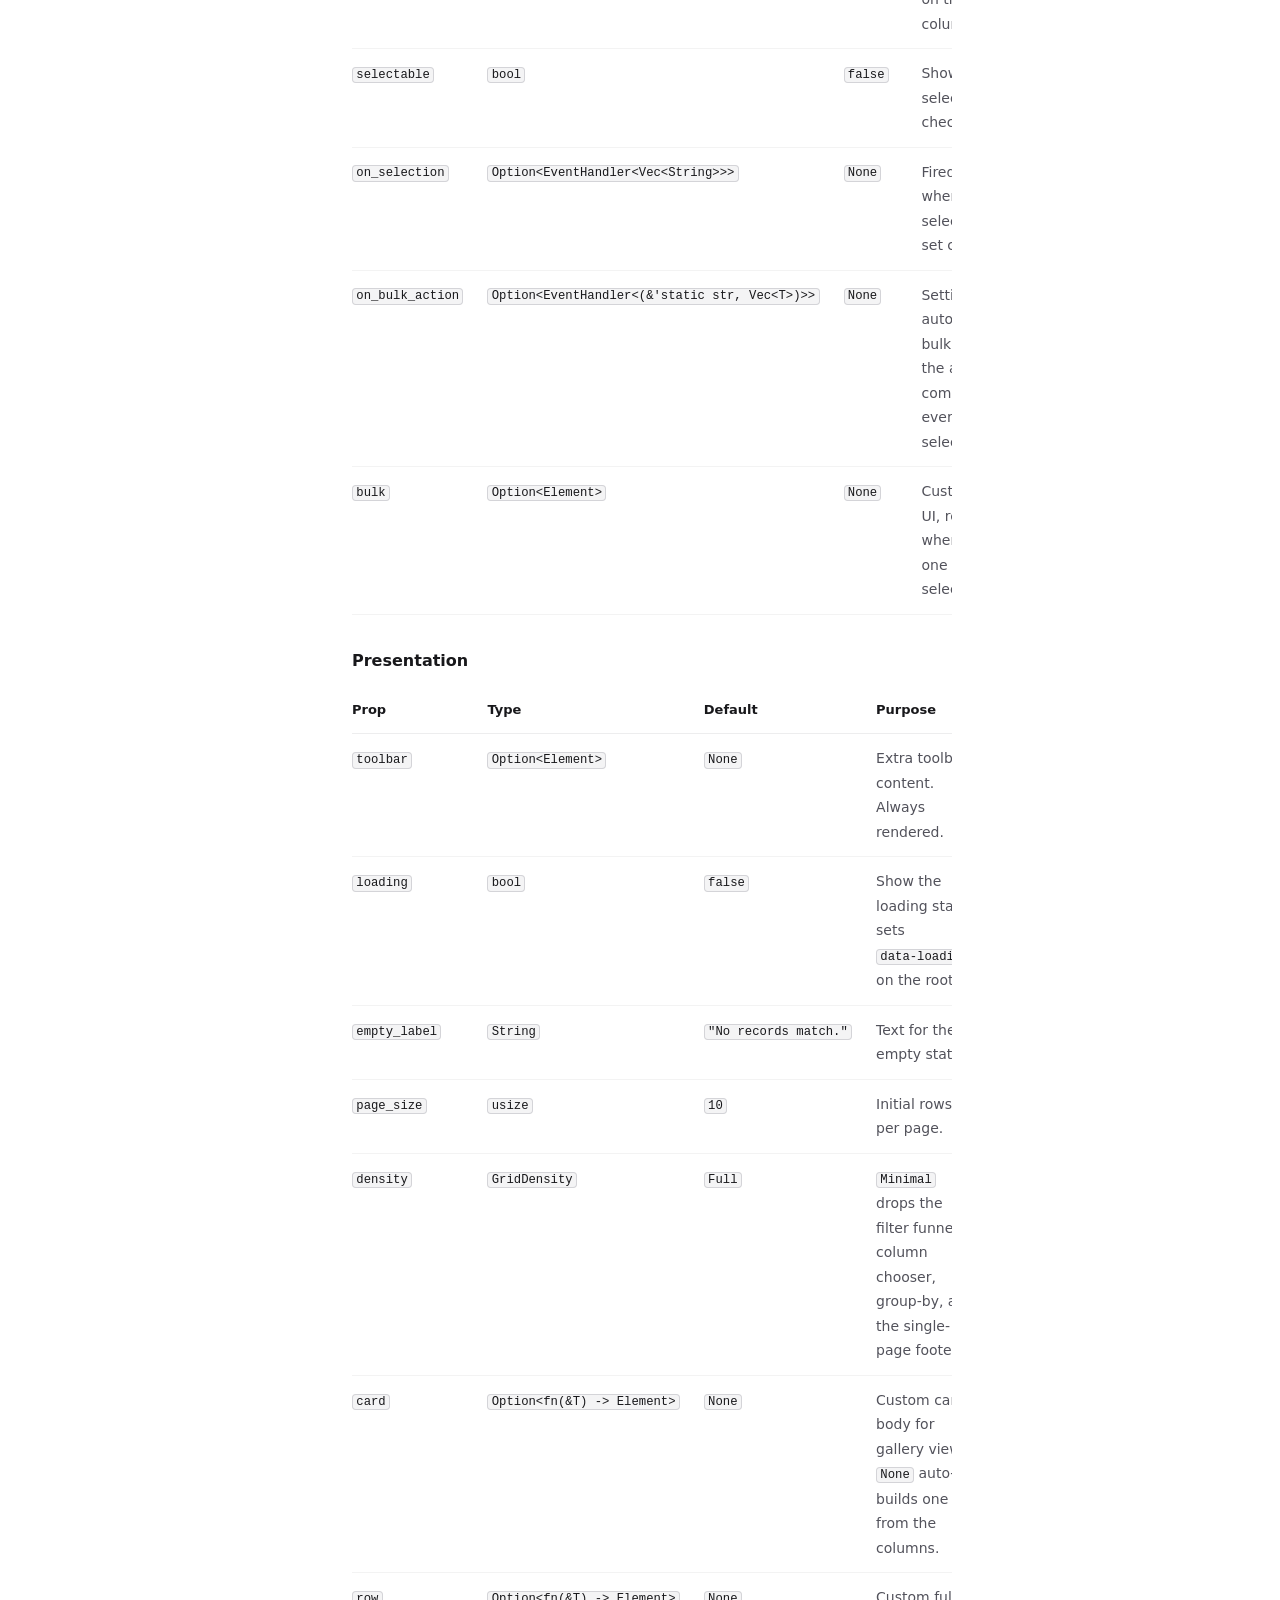
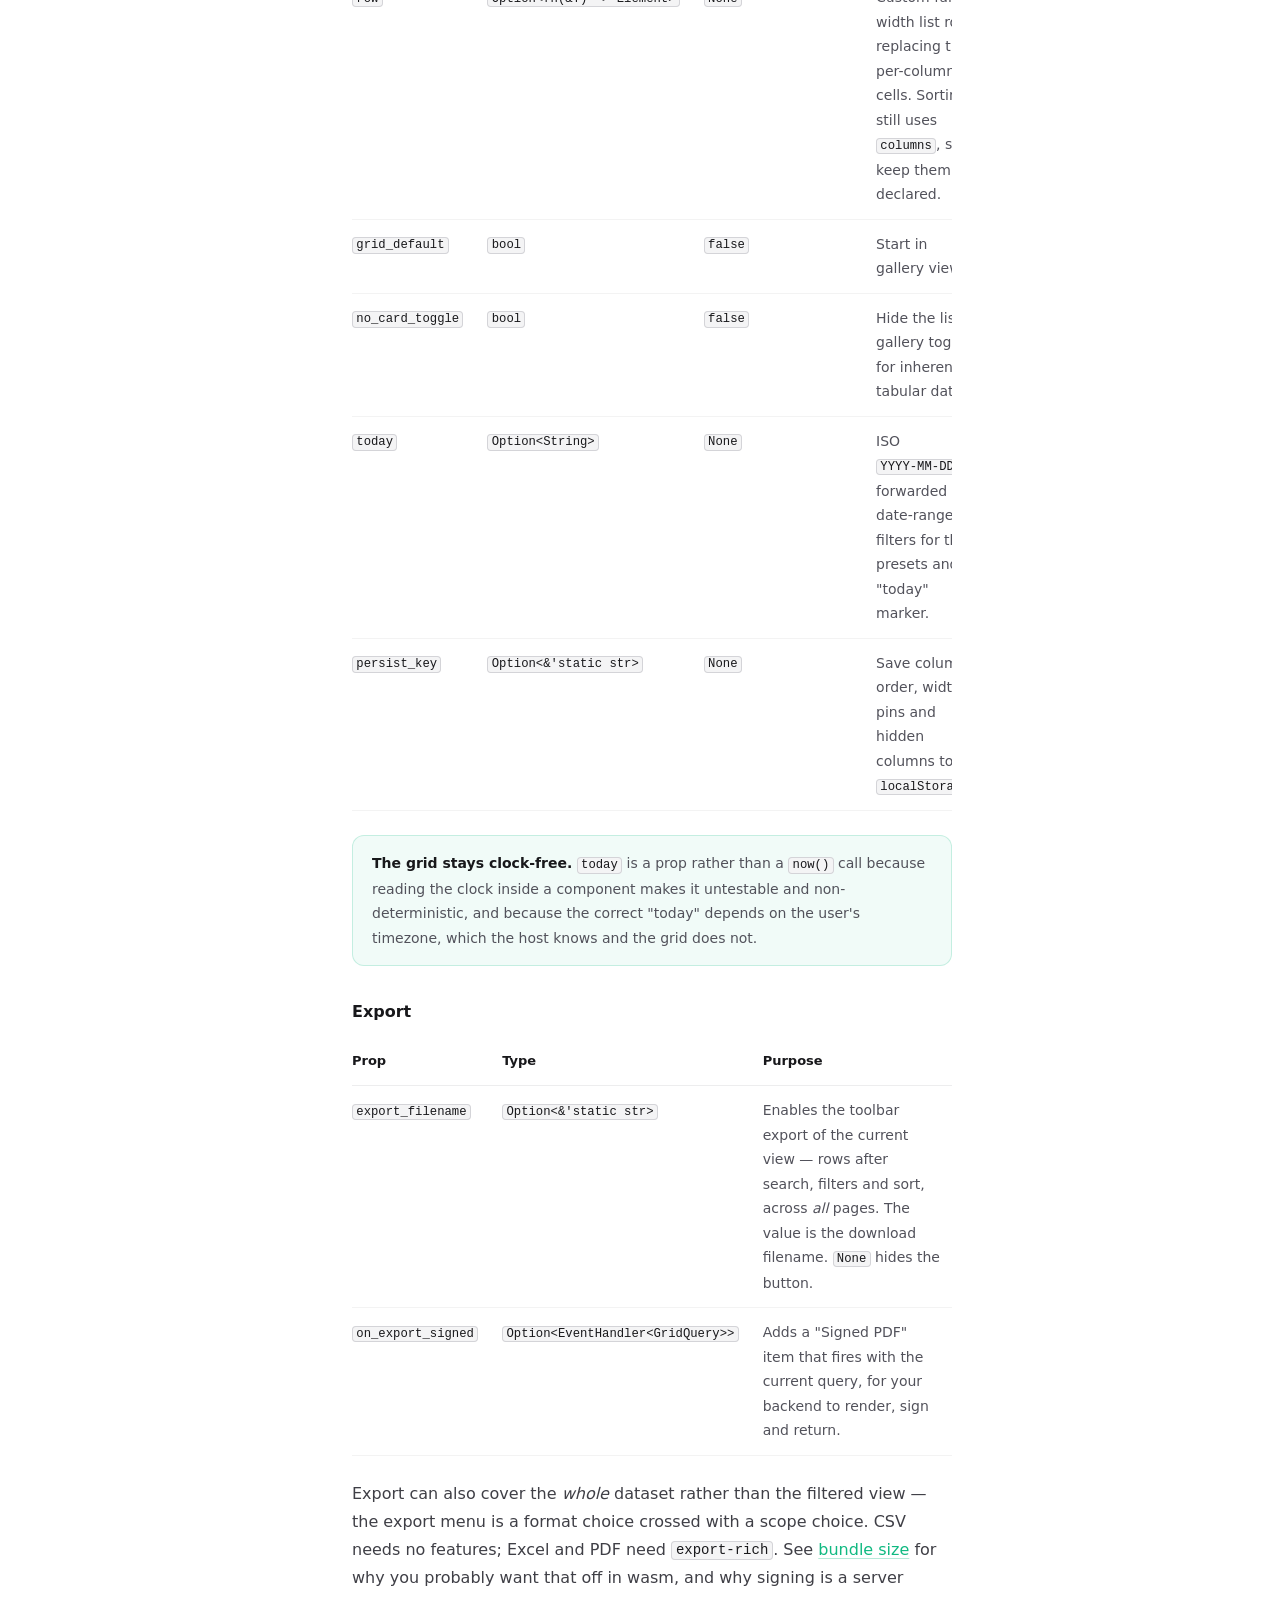
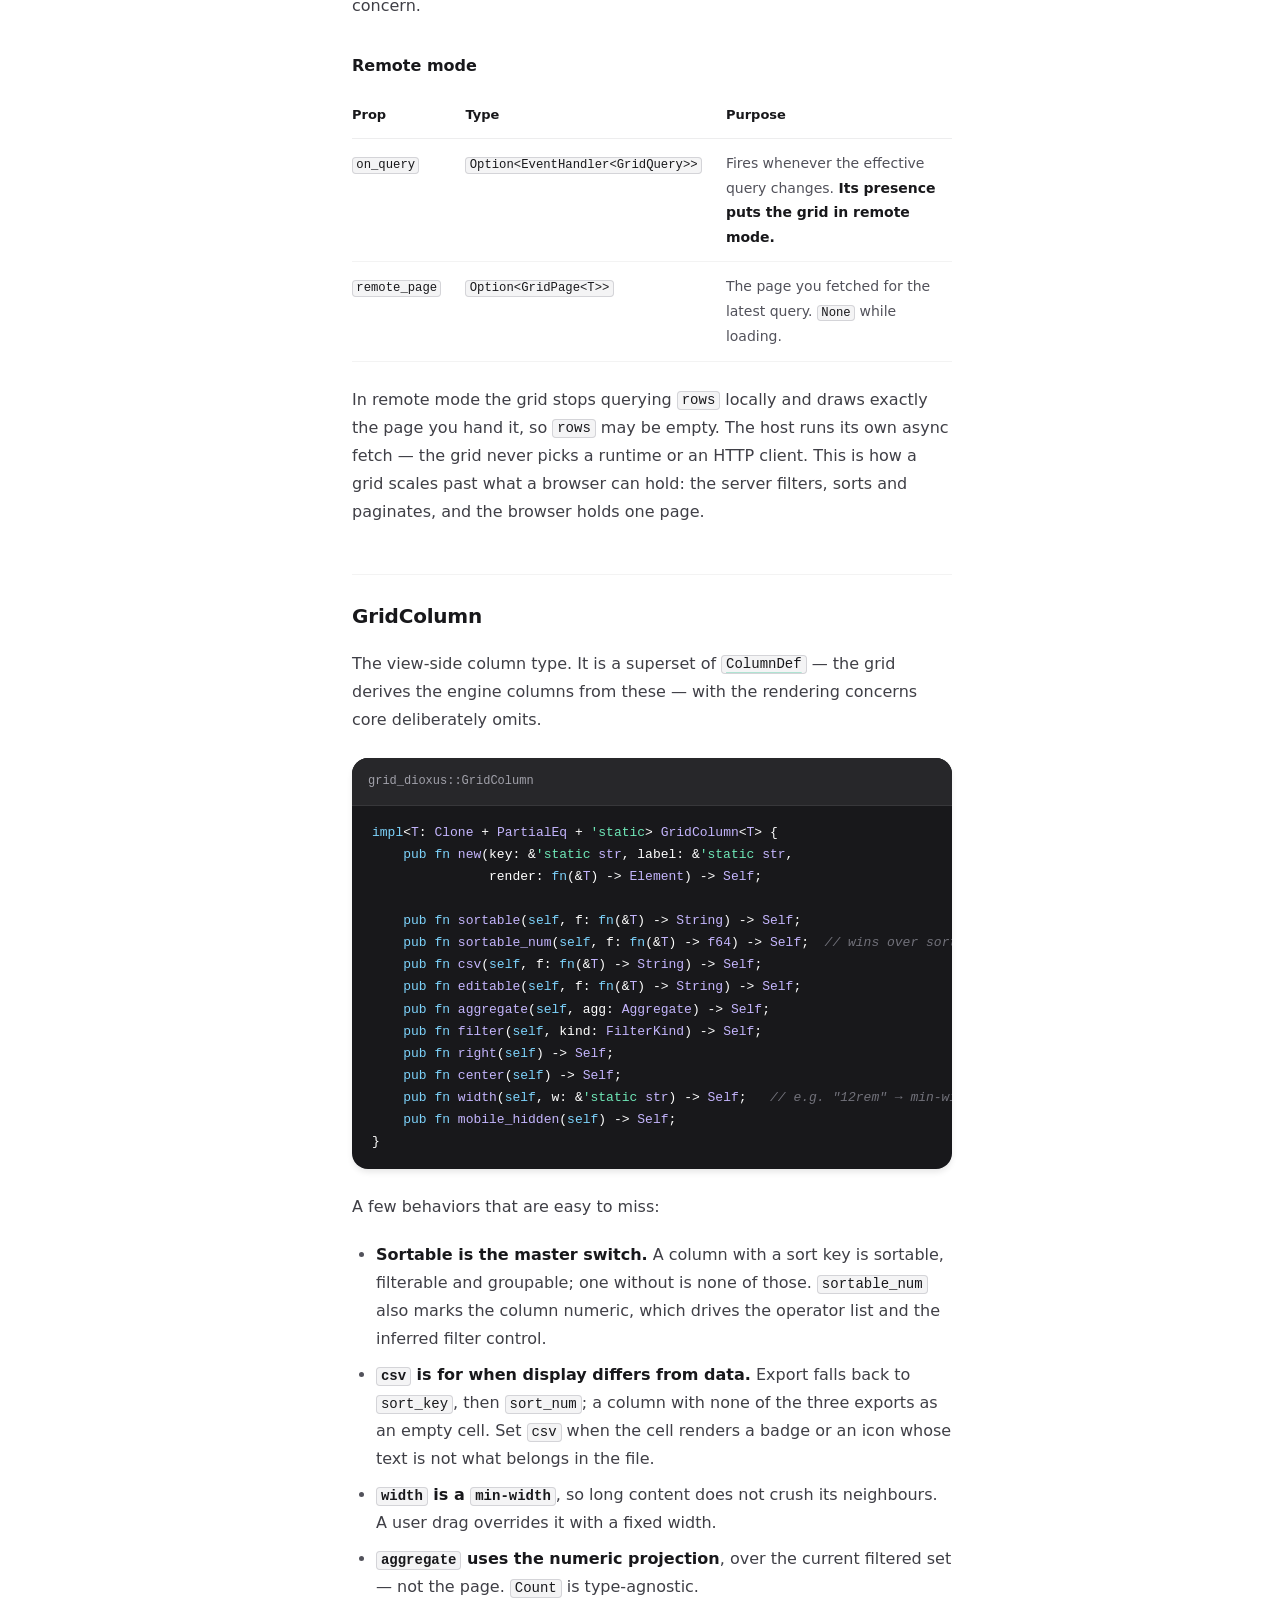
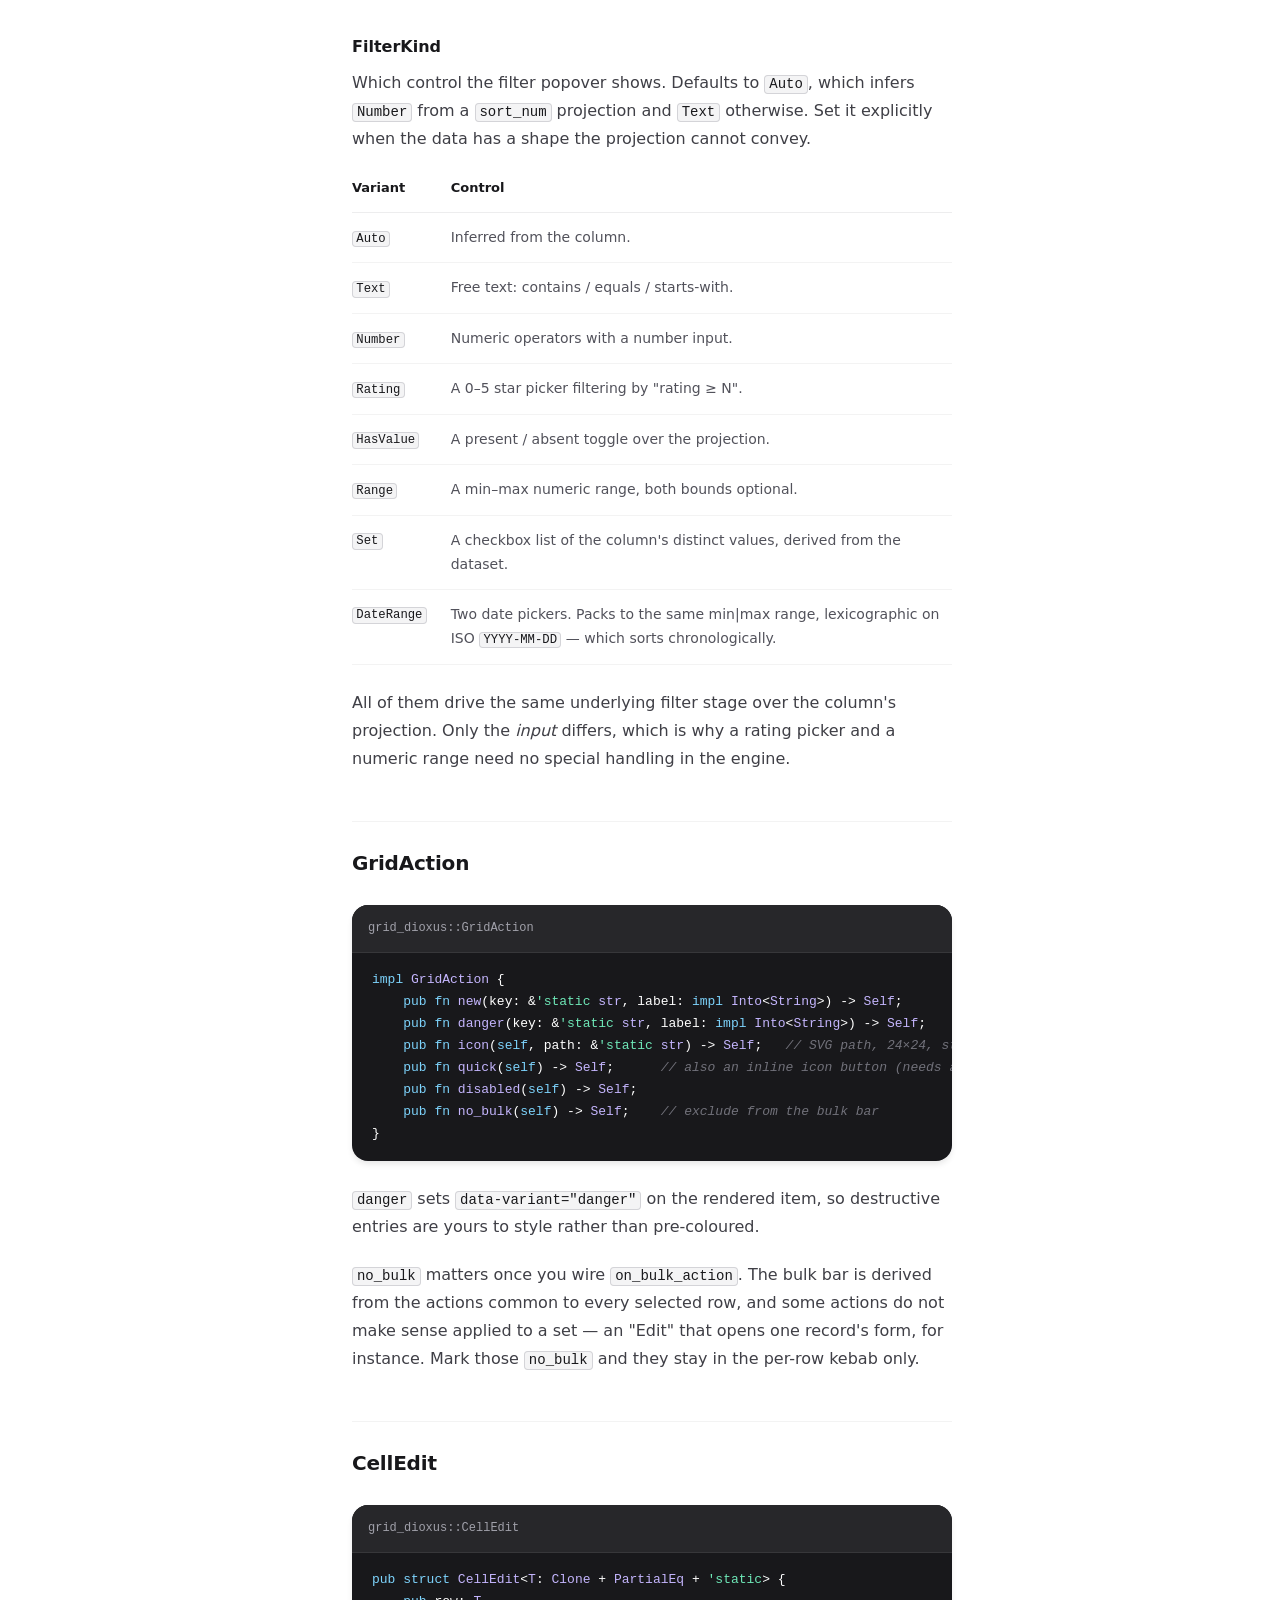
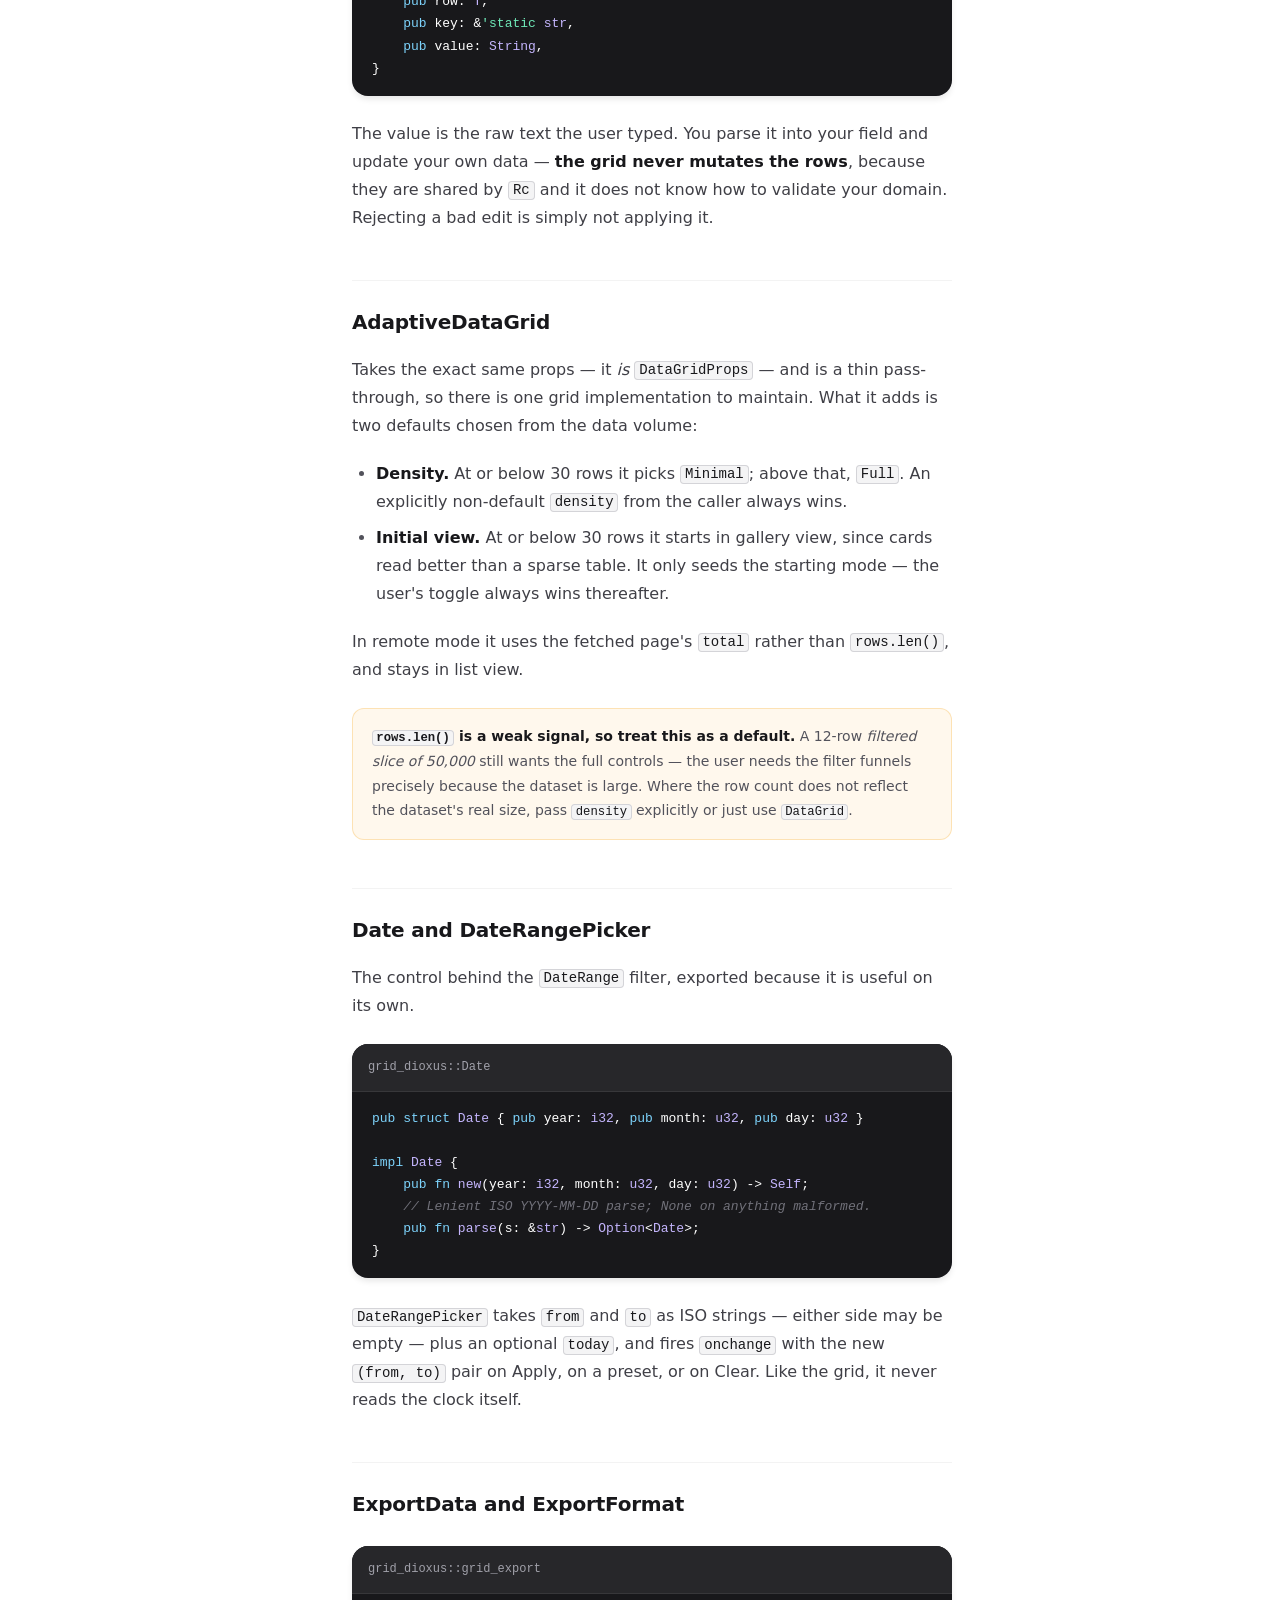
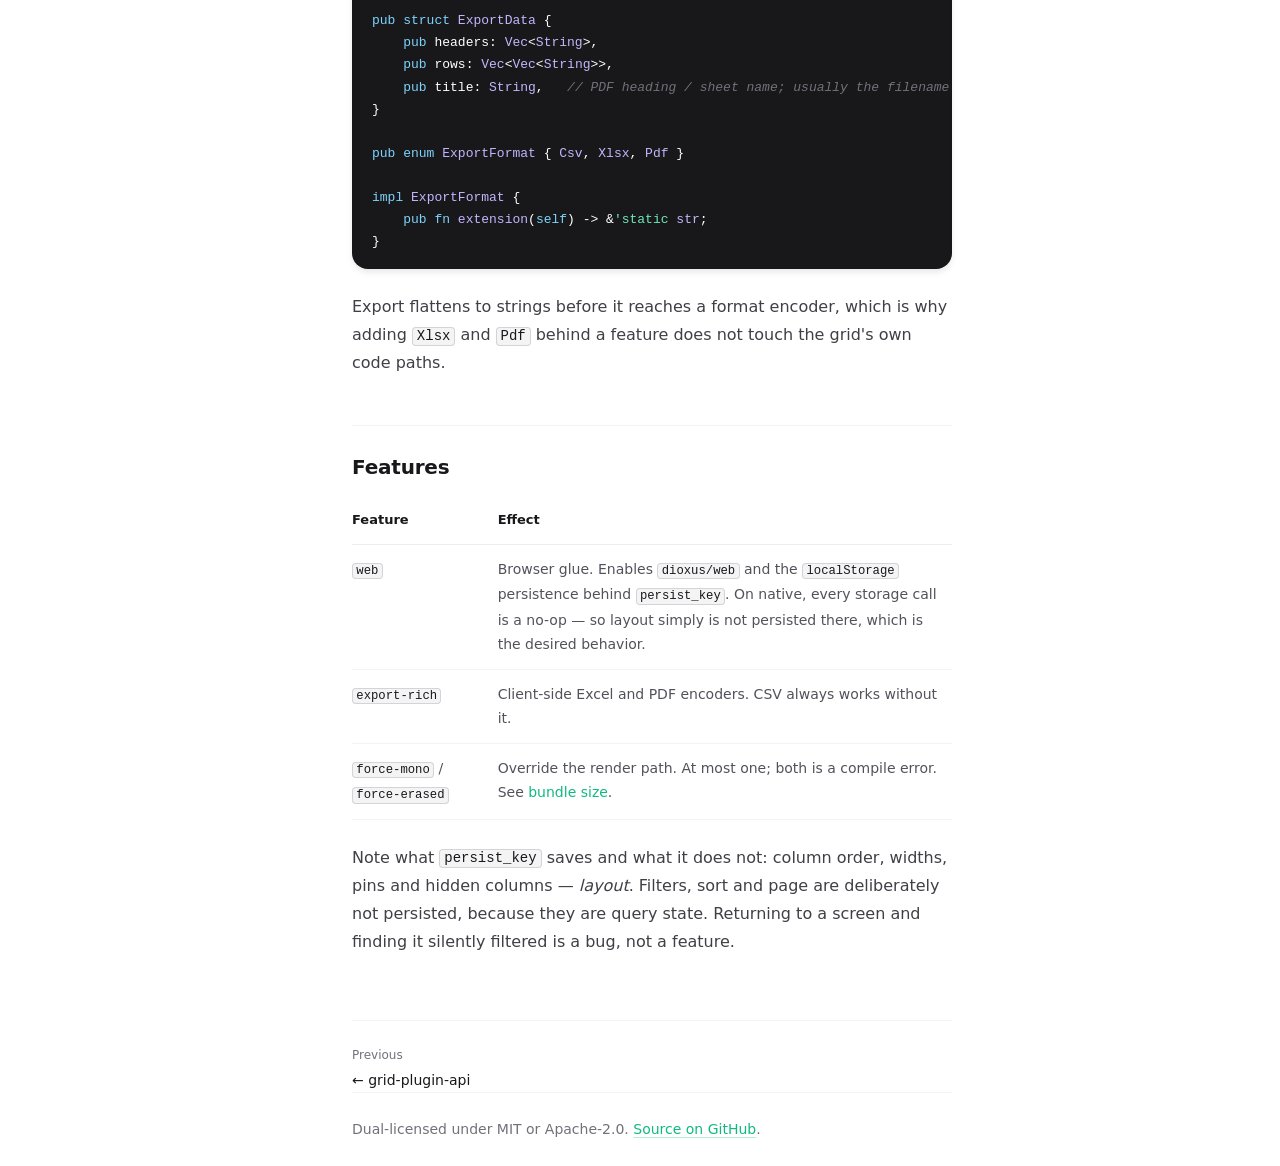
<file: docs/grid-dioxus.html>
<!doctype html>
<html lang="en">
<head>
<meta charset="utf-8">
<meta name="viewport" content="width=device-width, initial-scale=1">
<title>grid-dioxus — dioxus-grid</title>
<meta name="description" content="Reference for grid-dioxus: the DataGrid component, its props, GridColumn, GridAction, FilterKind, export and date types, and the fn-pointer gotchas.">
<link rel="icon" href="assets/favicon.svg">
<link rel="stylesheet" href="assets/docs.css">
</head>
<body>

<input type="checkbox" id="navToggle" class="nav-toggle" hidden>

<div class="mobile-bar">
  <label for="navToggle" class="nav-btn" aria-label="Toggle navigation">
    <svg width="20" height="20" viewBox="0 0 24 24" fill="none" stroke="currentColor" stroke-width="2" stroke-linecap="round"><path d="M3 6h18M3 12h18M3 18h18"/></svg>
  </label>
  <a class="brand" href="index.html">
    <svg viewBox="0 0 32 32" aria-hidden="true">
      <rect x="1" y="1" width="30" height="30" rx="8" fill="none" stroke="currentColor" stroke-opacity=".22" stroke-width="1.6"/>
      <g fill="currentColor">
        <rect x="7" y="9" width="18" height="3" rx="1.2"/>
        <rect x="7" y="14.5" width="18" height="3" rx="1.2" opacity=".55"/>
        <rect x="7" y="20" width="11" height="3" rx="1.2" opacity=".32"/>
      </g>
    </svg>
    dioxus-grid
  </a>
</div>

<aside class="sidebar">
  <a class="brand" href="index.html">
    <svg viewBox="0 0 32 32" aria-hidden="true">
      <rect x="1" y="1" width="30" height="30" rx="8" fill="none" stroke="currentColor" stroke-opacity=".22" stroke-width="1.6"/>
      <g fill="currentColor">
        <rect x="7" y="9" width="18" height="3" rx="1.2"/>
        <rect x="7" y="14.5" width="18" height="3" rx="1.2" opacity=".55"/>
        <rect x="7" y="20" width="11" height="3" rx="1.2" opacity=".32"/>
      </g>
    </svg>
    dioxus-grid
    <span class="ver">v0.1.0</span>
  </a>

  <div class="top-nav">
    <a href="quickstart.html">Quickstart</a>
    <a href="demo.html">Demo</a>
    <a href="https://github.com/iamAhsanMalik/dioxus-grid">GitHub</a>
  </div>

  <nav class="nav">
<div class="nav-group">
      <p class="nav-title">Guides</p>
      <ul>
        <li><a href="index.html">Introduction</a></li>
        <li><a href="quickstart.html">Quickstart</a></li>
        <li><a href="columns.html">Columns</a></li>
        <li><a href="sorting-filtering.html">Sorting &amp; filtering</a></li>
        <li><a href="selection-paging.html">Selection &amp; paging</a></li>
        <li><a href="styling.html">Styling</a></li>
        <li><a href="bundle-size.html">Bundle size</a></li>
        <li><a href="demo.html">Live demo</a></li>
      </ul>
    </div>
    <div class="nav-group">
      <p class="nav-title">Crates</p>
      <ul>
        <li><a href="grid-core.html">grid-core</a></li>
        <li><a href="grid-state.html">grid-state</a></li>
        <li><a href="grid-plugin-api.html">grid-plugin-api</a></li>
        <li><a href="grid-dioxus.html" aria-current="page">grid-dioxus</a></li>
      </ul>
    </div>
  </nav>
</aside>

<div class="content">

  <div class="article">
  <main class="main">
    <div class="prose">
      <p class="eyebrow">Crates</p>
      <h1>grid-dioxus</h1>
      <p class="lead">
        The Dioxus renderer over the three headless crates. It ships behavior and
        stable class hooks and no CSS. This is normally the only dependency you
        need: it re-exports <code>grid_core</code>, <code>grid_plugin_api</code>
        and <code>grid_state</code>, so you can build queries, providers and state
        without adding them to your manifest.
      </p>

      <h2 id="exports"><a class="anchor" href="#exports" aria-label="Link to this section">#</a>What the crate exports</h2>

      <div class="table-wrap">
        <table>
          <thead>
            <tr><th>Item</th><th>Kind</th><th>Purpose</th></tr>
          </thead>
          <tbody>
            <tr><td><code>DataGrid</code></td><td>component</td><td>The grid.</td></tr>
            <tr><td><code>AdaptiveDataGrid</code></td><td>component</td><td>Same props; picks <code>density</code> and the initial view from the data volume.</td></tr>
            <tr><td><code>GridColumn</code></td><td>struct</td><td>A column: label, cell renderer, sort keys, filter kind, alignment.</td></tr>
            <tr><td><code>GridAction</code></td><td>struct</td><td>One entry in a row's kebab menu.</td></tr>
            <tr><td><code>GridAlign</code></td><td>enum</td><td><code>Left</code> / <code>Right</code> / <code>Center</code>.</td></tr>
            <tr><td><code>GridDensity</code></td><td>enum</td><td><code>Full</code> / <code>Minimal</code> — how much chrome to render.</td></tr>
            <tr><td><code>FilterKind</code></td><td>enum</td><td>Which filter control a column shows.</td></tr>
            <tr><td><code>CellEdit</code></td><td>struct</td><td>The payload of a committed inline edit.</td></tr>
            <tr><td><code>Aggregate</code></td><td>enum</td><td>Re-exported footer aggregate: <code>Sum</code>, <code>Avg</code>, <code>Min</code>, <code>Max</code>, <code>Count</code>.</td></tr>
            <tr><td><code>DataProvider</code>, <code>LocalProvider</code></td><td>trait, struct</td><td>Re-exported provider seam.</td></tr>
            <tr><td><code>GridQuery</code>, <code>GridPage</code></td><td>structs</td><td>Re-exported query and page types — what remote mode exchanges.</td></tr>
            <tr><td><code>Date</code>, <code>DateRangePicker</code></td><td>struct, component</td><td>The date-range control the <code>DateRange</code> filter uses; usable on its own.</td></tr>
            <tr><td><code>ExportData</code>, <code>ExportFormat</code></td><td>struct, enum</td><td>Export payload and format (<code>Csv</code> / <code>Xlsx</code> / <code>Pdf</code>).</td></tr>
            <tr><td><code>Spinner</code></td><td>component</td><td>The indeterminate loading spinner. Carries <code>role="status"</code> and <code>data-grid-spinner</code>.</td></tr>
          </tbody>
        </table>
      </div>

      <h2 id="minimal"><a class="anchor" href="#minimal" aria-label="Link to this section">#</a>The minimal grid</h2>
      <p>
        Three required props. This is the compile-tested example from
        <code>grid-dioxus/tests/readme_example.rs</code>, which exists so the docs
        cannot drift from the real API.
      </p>

      <div class="code">
        <div class="code-head">a working grid</div>
<pre><code><span class="k">use</span> std::rc::<span class="t">Rc</span>;

<span class="k">use</span> dioxus::prelude::*;
<span class="k">use</span> grid_dioxus::{<span class="t">DataGrid</span>, <span class="t">GridColumn</span>};

<span class="a">#[derive(Clone, PartialEq)]</span>
<span class="k">struct</span> <span class="t">Row</span> { id: <span class="t">u32</span>, name: <span class="t">String</span>, qty: <span class="t">i64</span> }

<span class="k">fn</span> <span class="f">search_text</span>(r: &amp;<span class="t">Row</span>) -&gt; <span class="t">String</span> { r.name.<span class="f">clone</span>() }

<span class="a">#[component]</span>
<span class="k">fn</span> <span class="f">Demo</span>() -&gt; <span class="t">Element</span> {
    <span class="k">let</span> rows: <span class="t">Rc</span>&lt;[<span class="t">Row</span>]&gt; = <span class="f">vec!</span>[<span class="t">Row</span> { id: <span class="n">1</span>, name: <span class="s">"Widget"</span>.<span class="f">into</span>(), qty: <span class="n">12</span> }].<span class="f">into</span>();
    <span class="k">let</span> columns = <span class="f">vec!</span>[
        <span class="t">GridColumn</span>::<span class="f">new</span>(<span class="s">"name"</span>, <span class="s">"Name"</span>, |r: &amp;<span class="t">Row</span>| <span class="f">rsx!</span> { <span class="s">"{r.name}"</span> })
            .<span class="f">sortable</span>(|r| r.name.<span class="f">clone</span>()),
        <span class="t">GridColumn</span>::<span class="f">new</span>(<span class="s">"qty"</span>, <span class="s">"Qty"</span>, |r: &amp;<span class="t">Row</span>| <span class="f">rsx!</span> { <span class="s">"{r.qty}"</span> })
            .<span class="f">sortable_num</span>(|r| r.qty <span class="k">as</span> <span class="t">f64</span>),
    ];
    <span class="f">rsx!</span> {
        <span class="t">DataGrid</span> {
            rows,
            columns,
            row_id: |r: &amp;<span class="t">Row</span>| r.id.<span class="f">to_string</span>(),
            search_text: <span class="t">Some</span>(search_text <span class="k">as</span> <span class="k">fn</span>(&amp;<span class="t">Row</span>) -&gt; <span class="t">String</span>),
            selectable: <span class="k">true</span>,
        }
    }
}</code></pre>
      </div>

      <h2 id="gotchas"><a class="anchor" href="#gotchas" aria-label="Link to this section">#</a>Two gotchas, up front</h2>
      <p>
        Both come from the same design constraint, so they are worth understanding
        together rather than hitting one at a time.
      </p>

      <h3><code>rows</code> is <code>Rc&lt;[T]&gt;</code>, not <code>Vec&lt;T&gt;</code></h3>
      <p>
        The dataset is shared by reference-counted pointer so that neither the
        parent nor the grid ever clones the whole thing — only the visible page's
        rows are materialised. <code>Vec&lt;T&gt;</code> would mean a full copy on
        every render.
      </p>

      <div class="code">
        <div class="code-head">building the rows prop</div>
<pre><code><span class="k">let</span> rows: <span class="t">Rc</span>&lt;[<span class="t">Row</span>]&gt; = my_vec.<span class="f">into</span>();       <span class="c">// or Rc::from(my_vec)</span>
<span class="k">let</span> rows: <span class="t">Rc</span>&lt;[<span class="t">Row</span>]&gt; = <span class="f">vec!</span>[a, b, c].<span class="f">into</span>();</code></pre>
      </div>

      <h3>Some props are <code>fn</code> pointers, not closures</h3>
      <p>
        Dioxus requires props to be <code>PartialEq</code> so it can skip
        re-renders, and a boxed closure is not comparable. So <code>render</code>,
        the sort keys, <code>row_id</code>, <code>search_text</code>,
        <code>actions</code>, <code>card</code> and <code>row</code> are all plain
        <code>fn</code> pointers.
      </p>
      <p>
        A non-capturing closure coerces to a <code>fn</code> pointer, so
        <code>row_id: |r: &amp;Row| r.id.to_string()</code> just works. But when the
        prop's type is <code>Option&lt;fn(&amp;T) -&gt; String&gt;</code>, inference
        has nothing to coerce <em>toward</em> inside the <code>Some</code>, and you
        must say so:
      </p>

      <div class="code">
        <div class="code-head">the Option coercion</div>
<pre><code><span class="c">// does not compile — closure inside Some, no target type</span>
search_text: <span class="t">Some</span>(|r: &amp;<span class="t">Row</span>| r.name.<span class="f">clone</span>()),

<span class="c">// works — name a fn and coerce it</span>
search_text: <span class="t">Some</span>(search_text <span class="k">as</span> <span class="k">fn</span>(&amp;<span class="t">Row</span>) -&gt; <span class="t">String</span>),

<span class="c">// same for actions</span>
actions: <span class="t">Some</span>(row_actions <span class="k">as</span> <span class="k">fn</span>(&amp;<span class="t">Row</span>) -&gt; <span class="t">Vec</span>&lt;<span class="t">GridAction</span>&gt;),</code></pre>
      </div>

      <div class="note note-warn">
        <div>
          <strong>Capturing closures are not an option here.</strong>
          If a cell needs data from the surrounding scope, that data belongs in
          <code>T</code>. Row-specific <em>interactivity</em> goes through
          <code>actions</code> and <code>on_action</code> instead, which are
          <code>EventHandler</code>s and may capture freely.
        </div>
      </div>

      <h2 id="props"><a class="anchor" href="#props" aria-label="Link to this section">#</a>DataGridProps</h2>

      <h3>Required</h3>
      <div class="table-wrap">
        <table>
          <thead>
            <tr><th>Prop</th><th>Type</th><th>Purpose</th></tr>
          </thead>
          <tbody>
            <tr><td><code>rows</code></td><td><code>Rc&lt;[T]&gt;</code></td><td>The dataset, shared by pointer.</td></tr>
            <tr><td><code>columns</code></td><td><code>Vec&lt;GridColumn&lt;T&gt;&gt;</code></td><td>Column definitions.</td></tr>
            <tr><td><code>row_id</code></td><td><code>fn(&amp;T) -&gt; String</code></td><td>Stable row identity, for selection and action routing.</td></tr>
          </tbody>
        </table>
      </div>

      <h3>Data and interaction</h3>
      <div class="table-wrap">
        <table>
          <thead>
            <tr><th>Prop</th><th>Type</th><th>Default</th><th>Purpose</th></tr>
          </thead>
          <tbody>
            <tr><td><code>search_text</code></td><td><code>Option&lt;fn(&amp;T) -&gt; String&gt;</code></td><td><code>None</code></td><td>Haystack for the global search box. <code>None</code> hides the box.</td></tr>
            <tr><td><code>actions</code></td><td><code>Option&lt;fn(&amp;T) -&gt; Vec&lt;GridAction&gt;&gt;</code></td><td><code>None</code></td><td>Builds a row's kebab menu. <code>None</code> hides the action column.</td></tr>
            <tr><td><code>on_action</code></td><td><code>Option&lt;EventHandler&lt;(&amp;'static str, T)&gt;&gt;</code></td><td><code>None</code></td><td>Fired with the action key and row.</td></tr>
            <tr><td><code>on_row_click</code></td><td><code>Option&lt;EventHandler&lt;T&gt;&gt;</code></td><td><code>None</code></td><td>Row click. Checkbox and kebab clicks do not bubble here.</td></tr>
            <tr><td><code>on_edit</code></td><td><code>Option&lt;EventHandler&lt;CellEdit&lt;T&gt;&gt;&gt;</code></td><td><code>None</code></td><td>An inline edit was committed. Requires <code>.editable(…)</code> on the column.</td></tr>
            <tr><td><code>selectable</code></td><td><code>bool</code></td><td><code>false</code></td><td>Show selection checkboxes.</td></tr>
            <tr><td><code>on_selection</code></td><td><code>Option&lt;EventHandler&lt;Vec&lt;String&gt;&gt;&gt;</code></td><td><code>None</code></td><td>Fired whenever the selected-id set changes.</td></tr>
            <tr><td><code>on_bulk_action</code></td><td><code>Option&lt;EventHandler&lt;(&amp;'static str, Vec&lt;T&gt;)&gt;&gt;</code></td><td><code>None</code></td><td>Setting this auto-builds a bulk bar from the actions common to every selected row.</td></tr>
            <tr><td><code>bulk</code></td><td><code>Option&lt;Element&gt;</code></td><td><code>None</code></td><td>Custom bulk UI, rendered when at least one row is selected.</td></tr>
          </tbody>
        </table>
      </div>

      <h3>Presentation</h3>
      <div class="table-wrap">
        <table>
          <thead>
            <tr><th>Prop</th><th>Type</th><th>Default</th><th>Purpose</th></tr>
          </thead>
          <tbody>
            <tr><td><code>toolbar</code></td><td><code>Option&lt;Element&gt;</code></td><td><code>None</code></td><td>Extra toolbar content. Always rendered.</td></tr>
            <tr><td><code>loading</code></td><td><code>bool</code></td><td><code>false</code></td><td>Show the loading state; sets <code>data-loading</code> on the root.</td></tr>
            <tr><td><code>empty_label</code></td><td><code>String</code></td><td><code>"No records match."</code></td><td>Text for the empty state.</td></tr>
            <tr><td><code>page_size</code></td><td><code>usize</code></td><td><code>10</code></td><td>Initial rows per page.</td></tr>
            <tr><td><code>density</code></td><td><code>GridDensity</code></td><td><code>Full</code></td><td><code>Minimal</code> drops the filter funnels, column chooser, group-by, and the single-page footer.</td></tr>
            <tr><td><code>card</code></td><td><code>Option&lt;fn(&amp;T) -&gt; Element&gt;</code></td><td><code>None</code></td><td>Custom card body for gallery view. <code>None</code> auto-builds one from the columns.</td></tr>
            <tr><td><code>row</code></td><td><code>Option&lt;fn(&amp;T) -&gt; Element&gt;</code></td><td><code>None</code></td><td>Custom full-width list row, replacing the per-column cells. Sorting still uses <code>columns</code>, so keep them declared.</td></tr>
            <tr><td><code>grid_default</code></td><td><code>bool</code></td><td><code>false</code></td><td>Start in gallery view.</td></tr>
            <tr><td><code>no_card_toggle</code></td><td><code>bool</code></td><td><code>false</code></td><td>Hide the list ⇄ gallery toggle, for inherently tabular data.</td></tr>
            <tr><td><code>today</code></td><td><code>Option&lt;String&gt;</code></td><td><code>None</code></td><td>ISO <code>YYYY-MM-DD</code>, forwarded to date-range filters for their presets and "today" marker.</td></tr>
            <tr><td><code>persist_key</code></td><td><code>Option&lt;&amp;'static str&gt;</code></td><td><code>None</code></td><td>Save column order, widths, pins and hidden columns to <code>localStorage</code>.</td></tr>
          </tbody>
        </table>
      </div>

      <div class="note">
        <div>
          <strong>The grid stays clock-free.</strong>
          <code>today</code> is a prop rather than a <code>now()</code> call
          because reading the clock inside a component makes it untestable and
          non-deterministic, and because the correct "today" depends on the user's
          timezone, which the host knows and the grid does not.
        </div>
      </div>

      <h3>Export</h3>
      <div class="table-wrap">
        <table>
          <thead>
            <tr><th>Prop</th><th>Type</th><th>Purpose</th></tr>
          </thead>
          <tbody>
            <tr><td><code>export_filename</code></td><td><code>Option&lt;&amp;'static str&gt;</code></td><td>Enables the toolbar export of the current view — rows after search, filters and sort, across <em>all</em> pages. The value is the download filename. <code>None</code> hides the button.</td></tr>
            <tr><td><code>on_export_signed</code></td><td><code>Option&lt;EventHandler&lt;GridQuery&gt;&gt;</code></td><td>Adds a "Signed PDF" item that fires with the current query, for your backend to render, sign and return.</td></tr>
          </tbody>
        </table>
      </div>

      <p>
        Export can also cover the <em>whole</em> dataset rather than the filtered
        view — the export menu is a format choice crossed with a scope choice. CSV
        needs no features; Excel and PDF need <code>export-rich</code>. See
        <a href="bundle-size.html">bundle size</a> for why you probably want that
        off in wasm, and why signing is a server concern.
      </p>

      <h3>Remote mode</h3>
      <div class="table-wrap">
        <table>
          <thead>
            <tr><th>Prop</th><th>Type</th><th>Purpose</th></tr>
          </thead>
          <tbody>
            <tr><td><code>on_query</code></td><td><code>Option&lt;EventHandler&lt;GridQuery&gt;&gt;</code></td><td>Fires whenever the effective query changes. <strong>Its presence puts the grid in remote mode.</strong></td></tr>
            <tr><td><code>remote_page</code></td><td><code>Option&lt;GridPage&lt;T&gt;&gt;</code></td><td>The page you fetched for the latest query. <code>None</code> while loading.</td></tr>
          </tbody>
        </table>
      </div>

      <p>
        In remote mode the grid stops querying <code>rows</code> locally and draws
        exactly the page you hand it, so <code>rows</code> may be empty. The host
        runs its own async fetch — the grid never picks a runtime or an HTTP client.
        This is how a grid scales past what a browser can hold: the server filters,
        sorts and paginates, and the browser holds one page.
      </p>

      <h2 id="gridcolumn"><a class="anchor" href="#gridcolumn" aria-label="Link to this section">#</a>GridColumn</h2>
      <p>
        The view-side column type. It is a superset of
        <a href="grid-core.html"><code>ColumnDef</code></a> — the grid derives the
        engine columns from these — with the rendering concerns core deliberately
        omits.
      </p>

      <div class="code">
        <div class="code-head">grid_dioxus::GridColumn</div>
<pre><code><span class="k">impl</span>&lt;<span class="t">T</span>: <span class="t">Clone</span> + <span class="t">PartialEq</span> + <span class="s">'static</span>&gt; <span class="t">GridColumn</span>&lt;<span class="t">T</span>&gt; {
    <span class="k">pub fn</span> <span class="f">new</span>(key: &amp;<span class="s">'static</span> <span class="t">str</span>, label: &amp;<span class="s">'static</span> <span class="t">str</span>,
               render: <span class="k">fn</span>(&amp;<span class="t">T</span>) -&gt; <span class="t">Element</span>) -&gt; <span class="t">Self</span>;

    <span class="k">pub fn</span> <span class="f">sortable</span>(<span class="k">self</span>, f: <span class="k">fn</span>(&amp;<span class="t">T</span>) -&gt; <span class="t">String</span>) -&gt; <span class="t">Self</span>;
    <span class="k">pub fn</span> <span class="f">sortable_num</span>(<span class="k">self</span>, f: <span class="k">fn</span>(&amp;<span class="t">T</span>) -&gt; <span class="t">f64</span>) -&gt; <span class="t">Self</span>;  <span class="c">// wins over sortable</span>
    <span class="k">pub fn</span> <span class="f">csv</span>(<span class="k">self</span>, f: <span class="k">fn</span>(&amp;<span class="t">T</span>) -&gt; <span class="t">String</span>) -&gt; <span class="t">Self</span>;
    <span class="k">pub fn</span> <span class="f">editable</span>(<span class="k">self</span>, f: <span class="k">fn</span>(&amp;<span class="t">T</span>) -&gt; <span class="t">String</span>) -&gt; <span class="t">Self</span>;
    <span class="k">pub fn</span> <span class="f">aggregate</span>(<span class="k">self</span>, agg: <span class="t">Aggregate</span>) -&gt; <span class="t">Self</span>;
    <span class="k">pub fn</span> <span class="f">filter</span>(<span class="k">self</span>, kind: <span class="t">FilterKind</span>) -&gt; <span class="t">Self</span>;
    <span class="k">pub fn</span> <span class="f">right</span>(<span class="k">self</span>) -&gt; <span class="t">Self</span>;
    <span class="k">pub fn</span> <span class="f">center</span>(<span class="k">self</span>) -&gt; <span class="t">Self</span>;
    <span class="k">pub fn</span> <span class="f">width</span>(<span class="k">self</span>, w: &amp;<span class="s">'static</span> <span class="t">str</span>) -&gt; <span class="t">Self</span>;   <span class="c">// e.g. "12rem" → min-width</span>
    <span class="k">pub fn</span> <span class="f">mobile_hidden</span>(<span class="k">self</span>) -&gt; <span class="t">Self</span>;
}</code></pre>
      </div>

      <p>
        A few behaviors that are easy to miss:
      </p>
      <ul>
        <li>
          <strong>Sortable is the master switch.</strong> A column with a sort key
          is sortable, filterable and groupable; one without is none of those.
          <code>sortable_num</code> also marks the column numeric, which drives the
          operator list and the inferred filter control.
        </li>
        <li>
          <strong><code>csv</code> is for when display differs from data.</strong>
          Export falls back to <code>sort_key</code>, then <code>sort_num</code>; a
          column with none of the three exports as an empty cell. Set
          <code>csv</code> when the cell renders a badge or an icon whose text is
          not what belongs in the file.
        </li>
        <li>
          <strong><code>width</code> is a <code>min-width</code></strong>, so long
          content does not crush its neighbours. A user drag overrides it with a
          fixed width.
        </li>
        <li>
          <strong><code>aggregate</code> uses the numeric projection</strong>, over
          the current filtered set — not the page. <code>Count</code> is
          type-agnostic.
        </li>
      </ul>

      <h3>FilterKind</h3>
      <p>
        Which control the filter popover shows. Defaults to <code>Auto</code>,
        which infers <code>Number</code> from a <code>sort_num</code> projection
        and <code>Text</code> otherwise. Set it explicitly when the data has a
        shape the projection cannot convey.
      </p>

      <div class="table-wrap">
        <table>
          <thead>
            <tr><th>Variant</th><th>Control</th></tr>
          </thead>
          <tbody>
            <tr><td><code>Auto</code></td><td>Inferred from the column.</td></tr>
            <tr><td><code>Text</code></td><td>Free text: contains / equals / starts-with.</td></tr>
            <tr><td><code>Number</code></td><td>Numeric operators with a number input.</td></tr>
            <tr><td><code>Rating</code></td><td>A 0–5 star picker filtering by "rating ≥ N".</td></tr>
            <tr><td><code>HasValue</code></td><td>A present / absent toggle over the projection.</td></tr>
            <tr><td><code>Range</code></td><td>A min–max numeric range, both bounds optional.</td></tr>
            <tr><td><code>Set</code></td><td>A checkbox list of the column's distinct values, derived from the dataset.</td></tr>
            <tr><td><code>DateRange</code></td><td>Two date pickers. Packs to the same min|max range, lexicographic on ISO <code>YYYY-MM-DD</code> — which sorts chronologically.</td></tr>
          </tbody>
        </table>
      </div>

      <p>
        All of them drive the same underlying filter stage over the column's
        projection. Only the <em>input</em> differs, which is why a rating picker
        and a numeric range need no special handling in the engine.
      </p>

      <h2 id="gridaction"><a class="anchor" href="#gridaction" aria-label="Link to this section">#</a>GridAction</h2>

      <div class="code">
        <div class="code-head">grid_dioxus::GridAction</div>
<pre><code><span class="k">impl</span> <span class="t">GridAction</span> {
    <span class="k">pub fn</span> <span class="f">new</span>(key: &amp;<span class="s">'static</span> <span class="t">str</span>, label: <span class="k">impl</span> <span class="t">Into</span>&lt;<span class="t">String</span>&gt;) -&gt; <span class="t">Self</span>;
    <span class="k">pub fn</span> <span class="f">danger</span>(key: &amp;<span class="s">'static</span> <span class="t">str</span>, label: <span class="k">impl</span> <span class="t">Into</span>&lt;<span class="t">String</span>&gt;) -&gt; <span class="t">Self</span>;
    <span class="k">pub fn</span> <span class="f">icon</span>(<span class="k">self</span>, path: &amp;<span class="s">'static</span> <span class="t">str</span>) -&gt; <span class="t">Self</span>;   <span class="c">// SVG path, 24×24, stroke-based</span>
    <span class="k">pub fn</span> <span class="f">quick</span>(<span class="k">self</span>) -&gt; <span class="t">Self</span>;      <span class="c">// also an inline icon button (needs an icon)</span>
    <span class="k">pub fn</span> <span class="f">disabled</span>(<span class="k">self</span>) -&gt; <span class="t">Self</span>;
    <span class="k">pub fn</span> <span class="f">no_bulk</span>(<span class="k">self</span>) -&gt; <span class="t">Self</span>;    <span class="c">// exclude from the bulk bar</span>
}</code></pre>
      </div>

      <p>
        <code>danger</code> sets <code>data-variant="danger"</code> on the rendered
        item, so destructive entries are yours to style rather than pre-coloured.
      </p>
      <p>
        <code>no_bulk</code> matters once you wire <code>on_bulk_action</code>. The
        bulk bar is derived from the actions common to every selected row, and some
        actions do not make sense applied to a set — an "Edit" that opens one
        record's form, for instance. Mark those <code>no_bulk</code> and they stay
        in the per-row kebab only.
      </p>

      <h2 id="celledit"><a class="anchor" href="#celledit" aria-label="Link to this section">#</a>CellEdit</h2>

      <div class="code">
        <div class="code-head">grid_dioxus::CellEdit</div>
<pre><code><span class="k">pub struct</span> <span class="t">CellEdit</span>&lt;<span class="t">T</span>: <span class="t">Clone</span> + <span class="t">PartialEq</span> + <span class="s">'static</span>&gt; {
    <span class="k">pub</span> row: <span class="t">T</span>,
    <span class="k">pub</span> key: &amp;<span class="s">'static</span> <span class="t">str</span>,
    <span class="k">pub</span> value: <span class="t">String</span>,
}</code></pre>
      </div>

      <p>
        The value is the raw text the user typed. You parse it into your field and
        update your own data — <strong>the grid never mutates the rows</strong>,
        because they are shared by <code>Rc</code> and it does not know how to
        validate your domain. Rejecting a bad edit is simply not applying it.
      </p>

      <h2 id="adaptive"><a class="anchor" href="#adaptive" aria-label="Link to this section">#</a>AdaptiveDataGrid</h2>
      <p>
        Takes the exact same props — it <em>is</em> <code>DataGridProps</code> — and
        is a thin pass-through, so there is one grid implementation to maintain.
        What it adds is two defaults chosen from the data volume:
      </p>
      <ul>
        <li>
          <strong>Density.</strong> At or below 30 rows it picks
          <code>Minimal</code>; above that, <code>Full</code>. An explicitly
          non-default <code>density</code> from the caller always wins.
        </li>
        <li>
          <strong>Initial view.</strong> At or below 30 rows it starts in gallery
          view, since cards read better than a sparse table. It only seeds the
          starting mode — the user's toggle always wins thereafter.
        </li>
      </ul>
      <p>
        In remote mode it uses the fetched page's <code>total</code> rather than
        <code>rows.len()</code>, and stays in list view.
      </p>

      <div class="note note-warn">
        <div>
          <strong><code>rows.len()</code> is a weak signal, so treat this as a
          default.</strong>
          A 12-row <em>filtered slice of 50,000</em> still wants the full controls
          — the user needs the filter funnels precisely because the dataset is
          large. Where the row count does not reflect the dataset's real size, pass
          <code>density</code> explicitly or just use <code>DataGrid</code>.
        </div>
      </div>

      <h2 id="date"><a class="anchor" href="#date" aria-label="Link to this section">#</a>Date and DateRangePicker</h2>
      <p>
        The control behind the <code>DateRange</code> filter, exported because it is
        useful on its own.
      </p>

      <div class="code">
        <div class="code-head">grid_dioxus::Date</div>
<pre><code><span class="k">pub struct</span> <span class="t">Date</span> { <span class="k">pub</span> year: <span class="t">i32</span>, <span class="k">pub</span> month: <span class="t">u32</span>, <span class="k">pub</span> day: <span class="t">u32</span> }

<span class="k">impl</span> <span class="t">Date</span> {
    <span class="k">pub fn</span> <span class="f">new</span>(year: <span class="t">i32</span>, month: <span class="t">u32</span>, day: <span class="t">u32</span>) -&gt; <span class="t">Self</span>;
    <span class="c">// Lenient ISO YYYY-MM-DD parse; None on anything malformed.</span>
    <span class="k">pub fn</span> <span class="f">parse</span>(s: &amp;<span class="t">str</span>) -&gt; <span class="t">Option</span>&lt;<span class="t">Date</span>&gt;;
}</code></pre>
      </div>

      <p>
        <code>DateRangePicker</code> takes <code>from</code> and <code>to</code> as
        ISO strings — either side may be empty — plus an optional
        <code>today</code>, and fires <code>onchange</code> with the new
        <code>(from, to)</code> pair on Apply, on a preset, or on Clear. Like the
        grid, it never reads the clock itself.
      </p>

      <h2 id="export"><a class="anchor" href="#export" aria-label="Link to this section">#</a>ExportData and ExportFormat</h2>

      <div class="code">
        <div class="code-head">grid_dioxus::grid_export</div>
<pre><code><span class="k">pub struct</span> <span class="t">ExportData</span> {
    <span class="k">pub</span> headers: <span class="t">Vec</span>&lt;<span class="t">String</span>&gt;,
    <span class="k">pub</span> rows: <span class="t">Vec</span>&lt;<span class="t">Vec</span>&lt;<span class="t">String</span>&gt;&gt;,
    <span class="k">pub</span> title: <span class="t">String</span>,   <span class="c">// PDF heading / sheet name; usually the filename stem</span>
}

<span class="k">pub enum</span> <span class="t">ExportFormat</span> { <span class="t">Csv</span>, <span class="t">Xlsx</span>, <span class="t">Pdf</span> }

<span class="k">impl</span> <span class="t">ExportFormat</span> {
    <span class="k">pub fn</span> <span class="f">extension</span>(<span class="k">self</span>) -&gt; &amp;<span class="s">'static</span> <span class="t">str</span>;
}</code></pre>
      </div>

      <p>
        Export flattens to strings before it reaches a format encoder, which is why
        adding <code>Xlsx</code> and <code>Pdf</code> behind a feature does not
        touch the grid's own code paths.
      </p>

      <h2 id="features"><a class="anchor" href="#features" aria-label="Link to this section">#</a>Features</h2>
      <div class="table-wrap">
        <table>
          <thead>
            <tr><th>Feature</th><th>Effect</th></tr>
          </thead>
          <tbody>
            <tr><td><code>web</code></td><td>Browser glue. Enables <code>dioxus/web</code> and the <code>localStorage</code> persistence behind <code>persist_key</code>. On native, every storage call is a no-op — so layout simply is not persisted there, which is the desired behavior.</td></tr>
            <tr><td><code>export-rich</code></td><td>Client-side Excel and PDF encoders. CSV always works without it.</td></tr>
            <tr><td><code>force-mono</code> / <code>force-erased</code></td><td>Override the render path. At most one; both is a compile error. See <a href="bundle-size.html">bundle size</a>.</td></tr>
          </tbody>
        </table>
      </div>

      <p>
        Note what <code>persist_key</code> saves and what it does not: column order,
        widths, pins and hidden columns — <em>layout</em>. Filters, sort and page are
        deliberately not persisted, because they are query state. Returning to a
        screen and finding it silently filtered is a bug, not a feature.
      </p>

      <div class="pager">
        <a href="grid-plugin-api.html"><span>Previous</span>← grid-plugin-api</a>
        <span></span>
      </div>

      <p class="ftr">
        Dual-licensed under MIT or Apache-2.0.
        <a href="https://github.com/iamAhsanMalik/dioxus-grid">Source on GitHub</a>.
      </p>
    </div>
  </main>

  <nav class="toc" aria-label="On this page">
    <p class="toc-title">On this page</p>
    <ul>
      <li><a href="#exports">What the crate exports</a></li>
      <li><a href="#minimal">The minimal grid</a></li>
      <li><a href="#gotchas">Two gotchas</a></li>
      <li><a href="#props">DataGridProps</a></li>
      <li><a href="#gridcolumn">GridColumn</a></li>
      <li><a href="#gridaction">GridAction</a></li>
      <li><a href="#celledit">CellEdit</a></li>
      <li><a href="#adaptive">AdaptiveDataGrid</a></li>
      <li><a href="#date">Date &amp; picker</a></li>
      <li><a href="#export">Export types</a></li>
      <li><a href="#features">Features</a></li>
    </ul>
  </nav>
  </div>

</div>
<nav class="bottom-nav" aria-label="Quick navigation">
  <a href="index.html"><svg viewBox="0 0 24 24" fill="none" stroke="currentColor" stroke-width="1.7" stroke-linecap="round" stroke-linejoin="round" aria-hidden="true"><path d="M3 9.5 12 3l9 6.5"/><path d="M5 10.5V21h14V10.5"/></svg>Home</a>
  <a href="quickstart.html"><svg viewBox="0 0 24 24" fill="none" stroke="currentColor" stroke-width="1.7" stroke-linecap="round" stroke-linejoin="round" aria-hidden="true"><path d="M4 5.5A2.5 2.5 0 0 1 6.5 3H20v15H6.5A2.5 2.5 0 0 0 4 20.5z"/><path d="M4 5.5v15"/></svg>Quickstart</a>
  <a href="demo.html"><svg viewBox="0 0 24 24" fill="none" stroke="currentColor" stroke-width="1.7" stroke-linecap="round" stroke-linejoin="round" aria-hidden="true"><rect x="3" y="3" width="7" height="7" rx="1.5"/><rect x="14" y="3" width="7" height="7" rx="1.5"/><rect x="3" y="14" width="7" height="7" rx="1.5"/><rect x="14" y="14" width="7" height="7" rx="1.5"/></svg>Demo</a>
  <a href="grid-core.html" aria-current="page"><svg viewBox="0 0 24 24" fill="none" stroke="currentColor" stroke-width="1.7" stroke-linecap="round" stroke-linejoin="round" aria-hidden="true"><path d="M8 6 3 12l5 6"/><path d="m16 6 5 6-5 6"/></svg>Crates</a>
</nav>
<script src="assets/docs.js" defer></script>
</body>
</html>
</file>
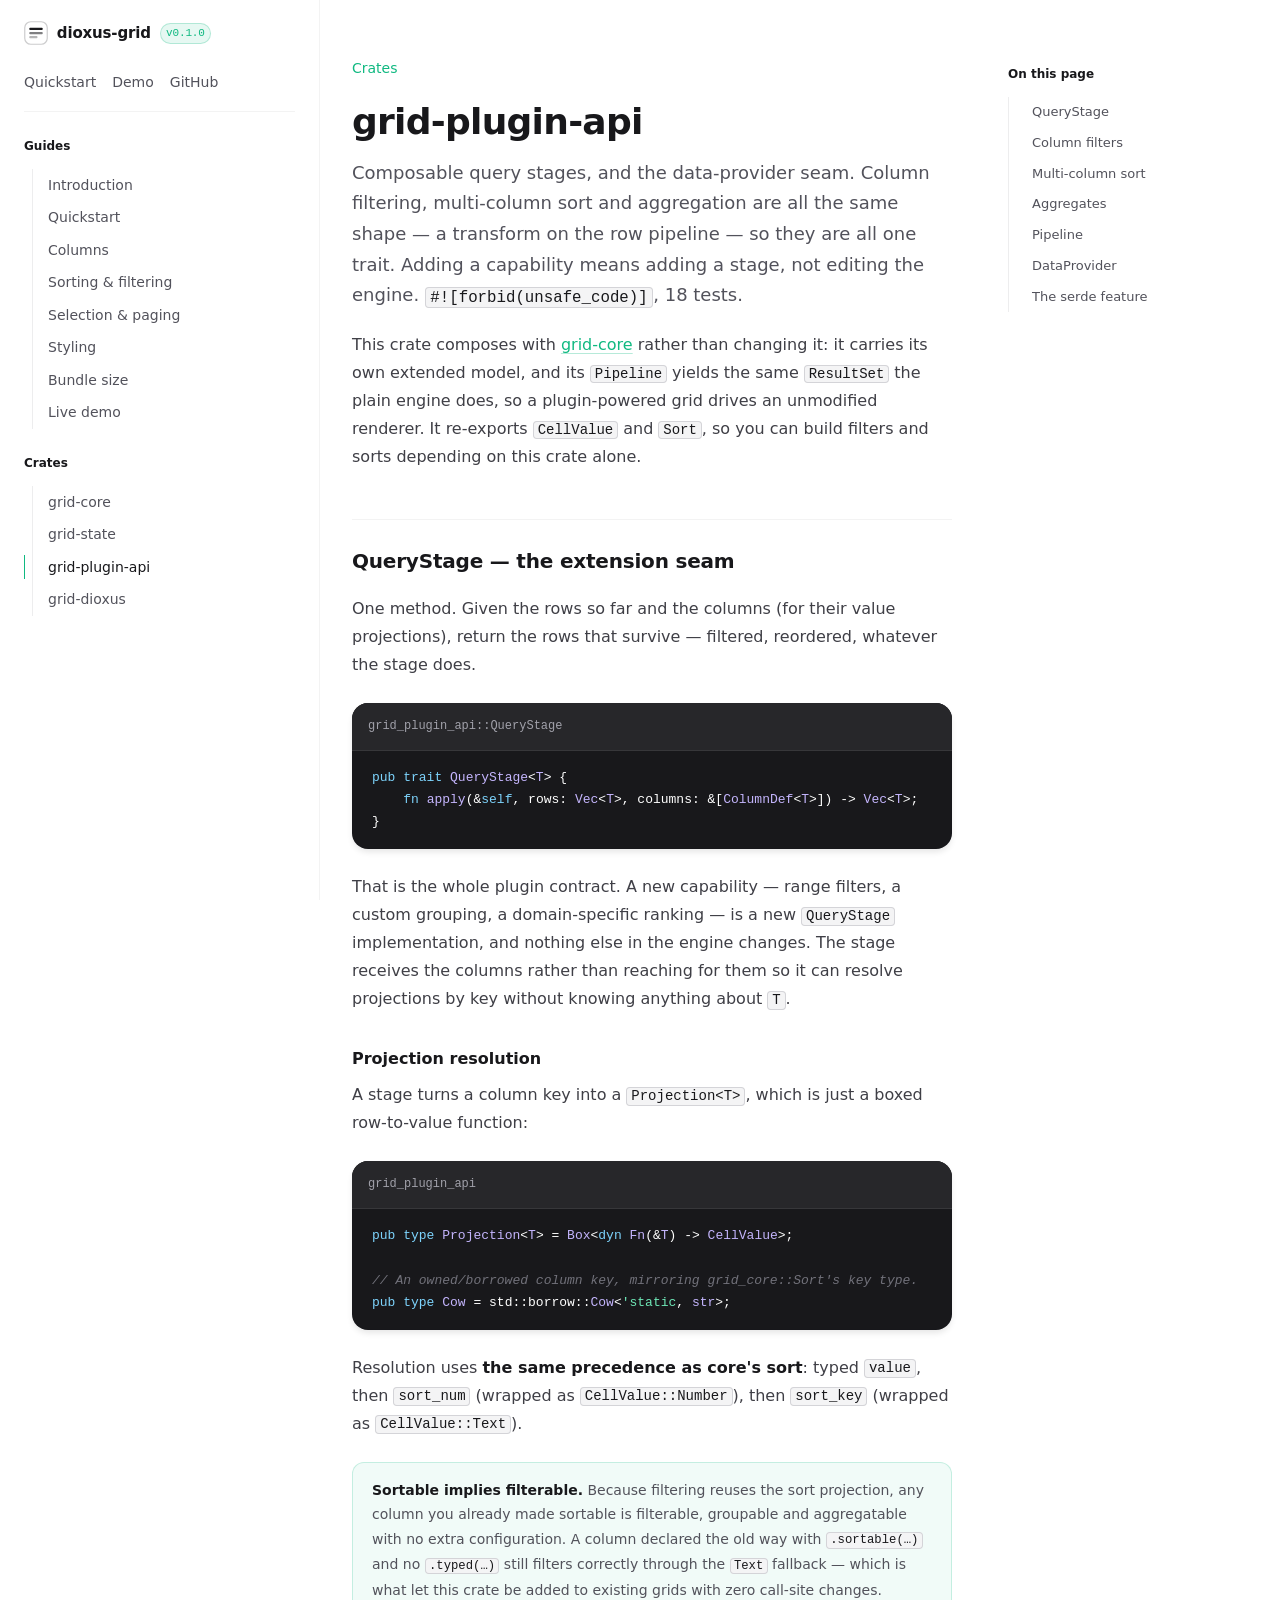
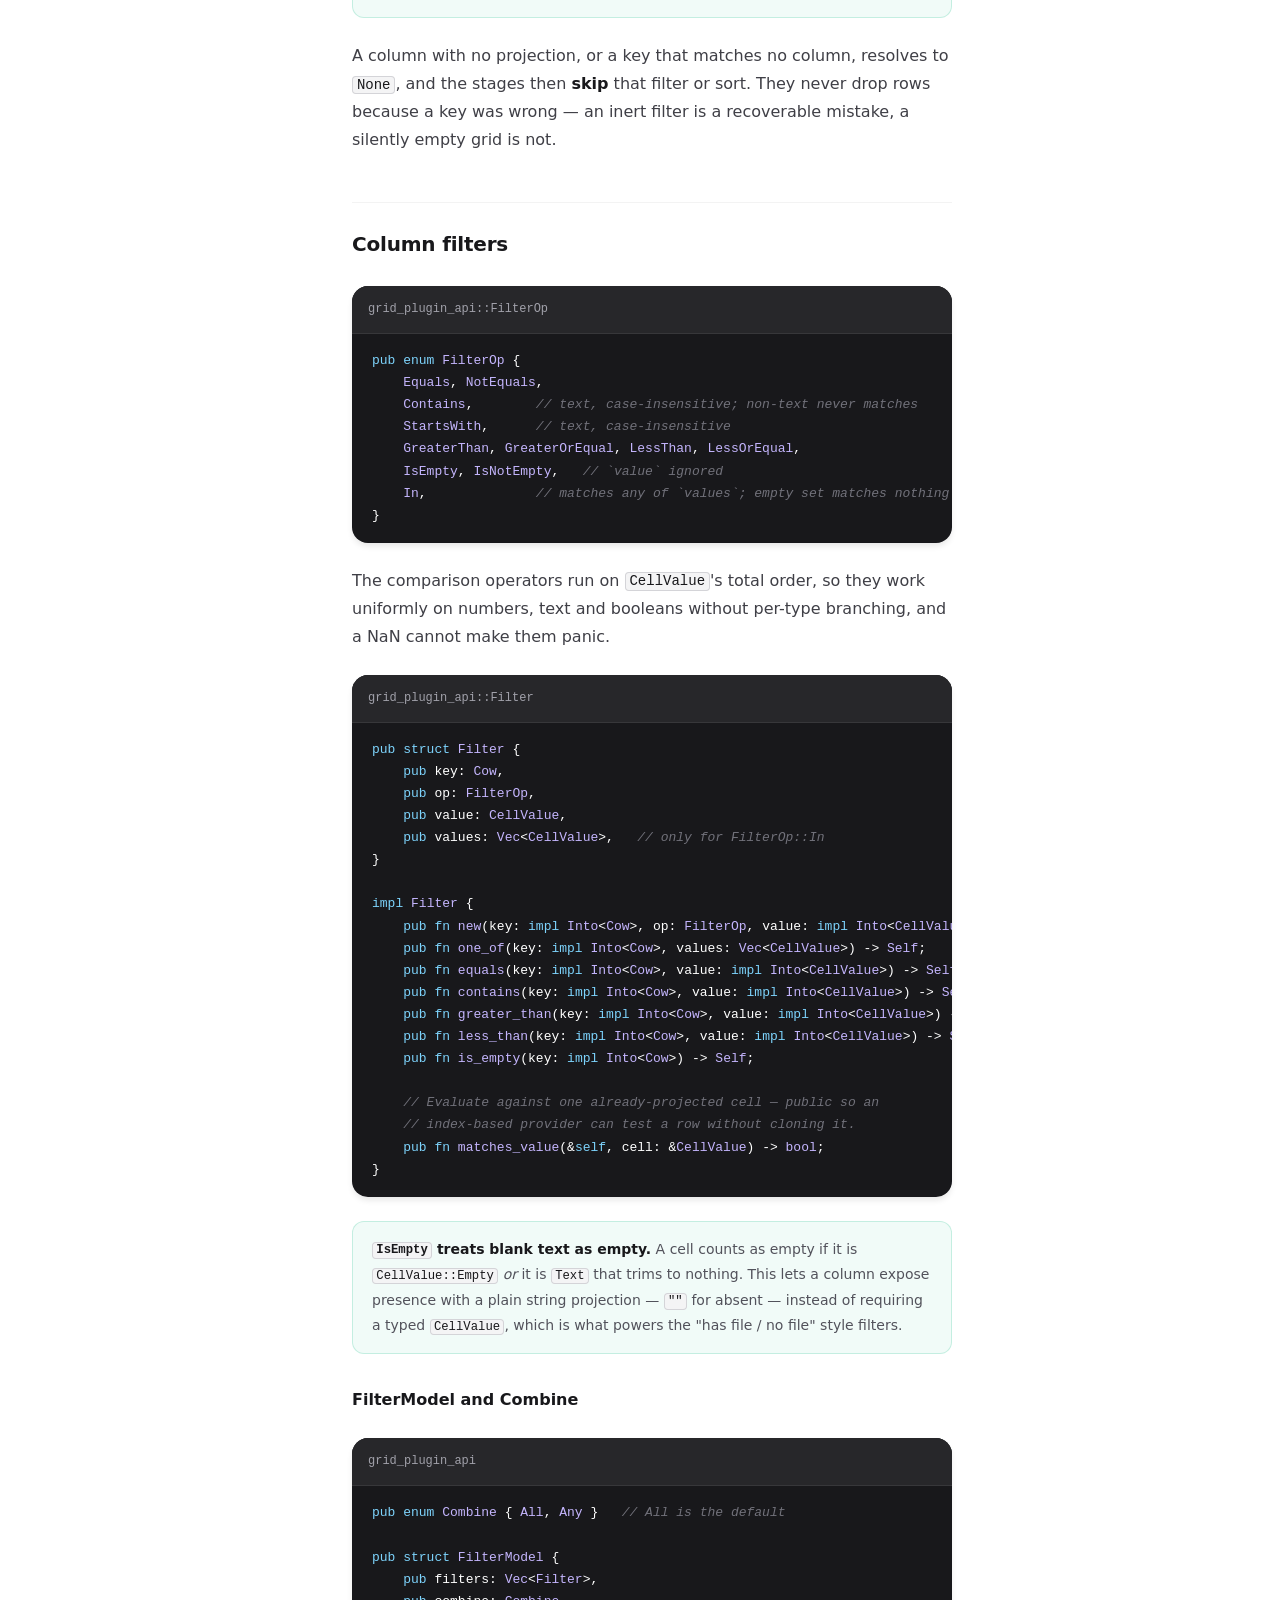
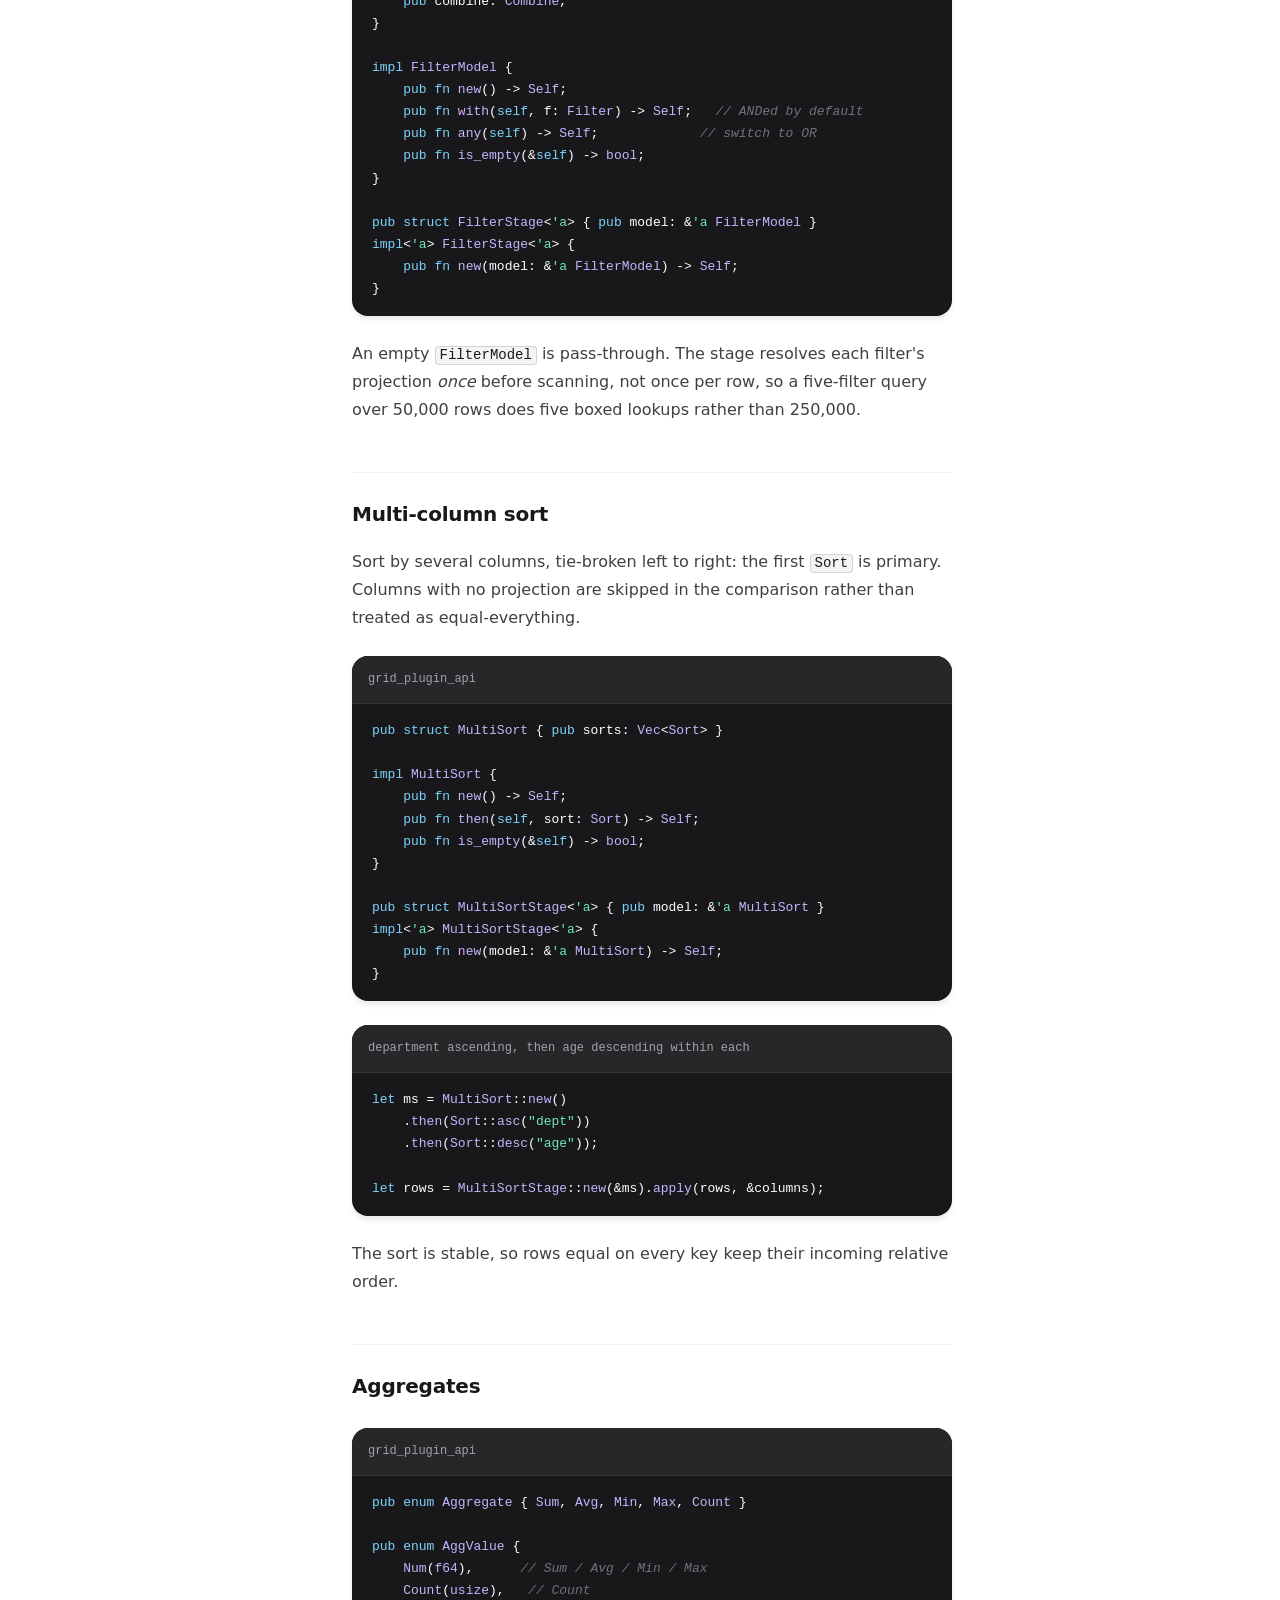
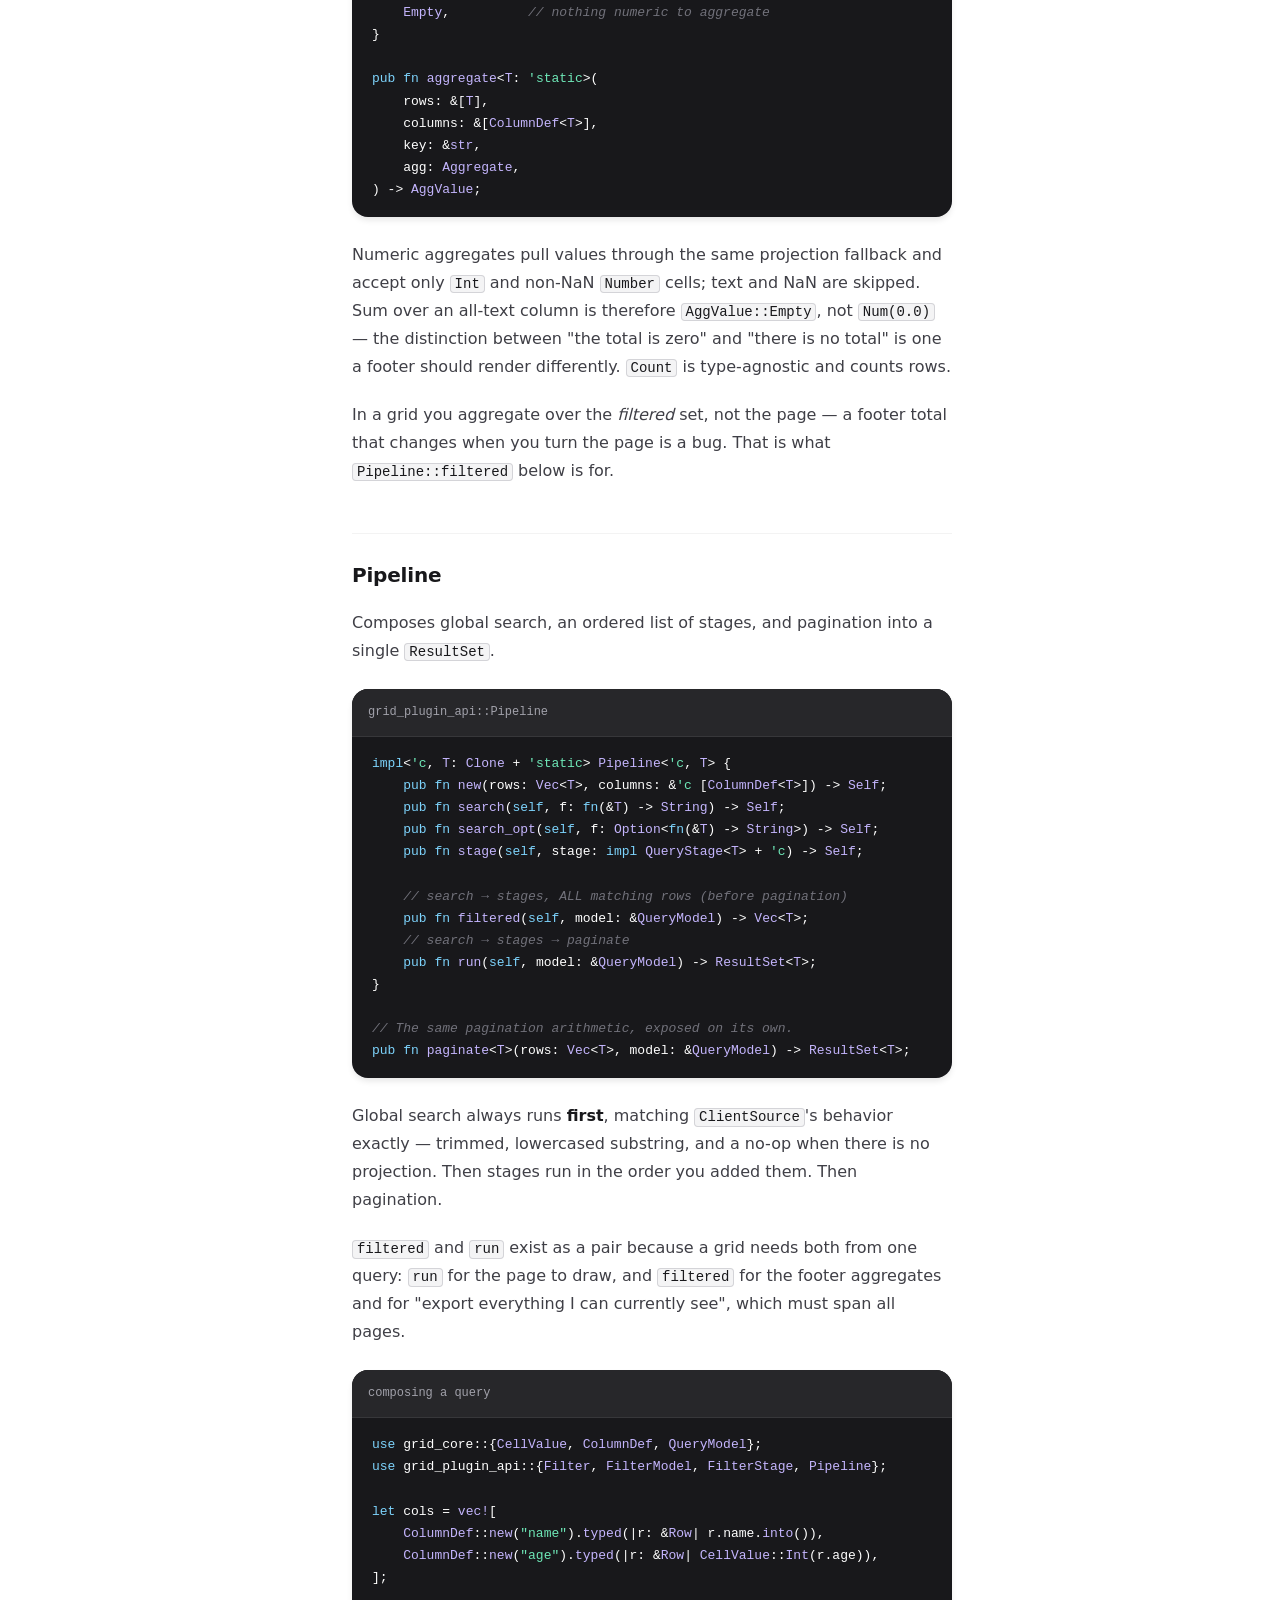
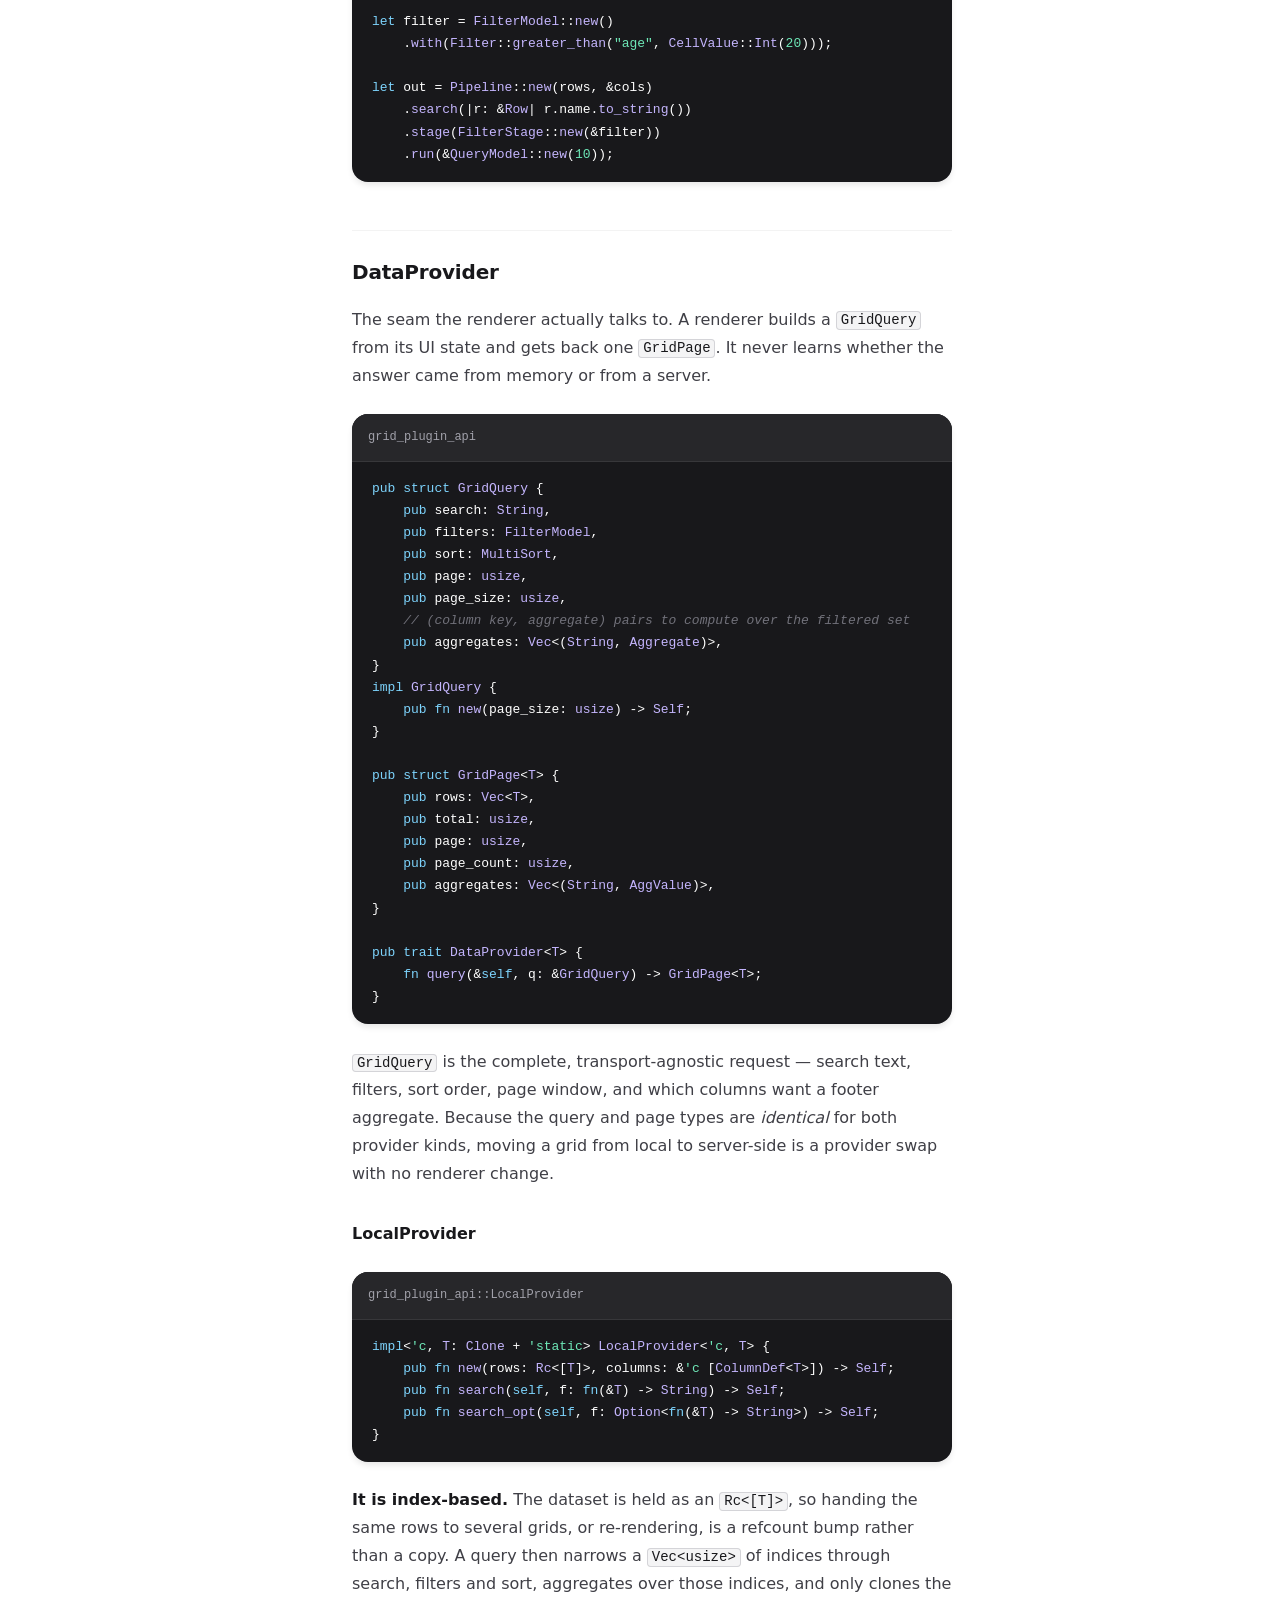
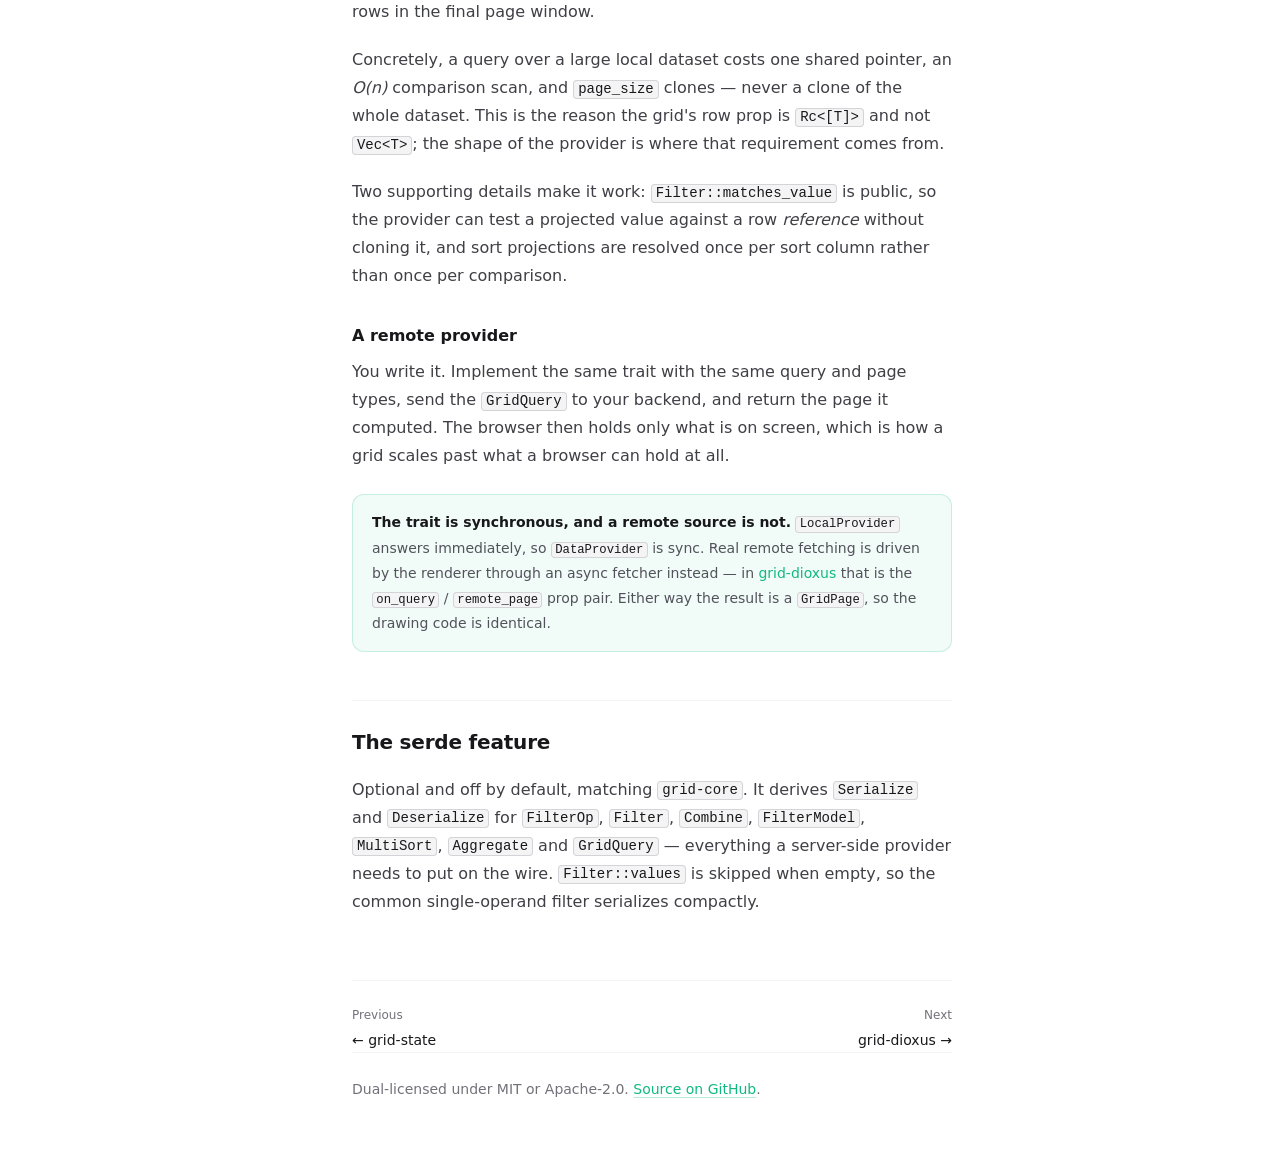
<file: docs/grid-plugin-api.html>
<!doctype html>
<html lang="en">
<head>
<meta charset="utf-8">
<meta name="viewport" content="width=device-width, initial-scale=1">
<title>grid-plugin-api — dioxus-grid</title>
<meta name="description" content="Reference for grid-plugin-api: the QueryStage extension seam, column filters, multi-column sort, aggregates, the Pipeline, and the DataProvider seam.">
<link rel="icon" href="assets/favicon.svg">
<link rel="stylesheet" href="assets/docs.css">
</head>
<body>

<input type="checkbox" id="navToggle" class="nav-toggle" hidden>

<div class="mobile-bar">
  <label for="navToggle" class="nav-btn" aria-label="Toggle navigation">
    <svg width="20" height="20" viewBox="0 0 24 24" fill="none" stroke="currentColor" stroke-width="2" stroke-linecap="round"><path d="M3 6h18M3 12h18M3 18h18"/></svg>
  </label>
  <a class="brand" href="index.html">
    <svg viewBox="0 0 32 32" aria-hidden="true">
      <rect x="1" y="1" width="30" height="30" rx="8" fill="none" stroke="currentColor" stroke-opacity=".22" stroke-width="1.6"/>
      <g fill="currentColor">
        <rect x="7" y="9" width="18" height="3" rx="1.2"/>
        <rect x="7" y="14.5" width="18" height="3" rx="1.2" opacity=".55"/>
        <rect x="7" y="20" width="11" height="3" rx="1.2" opacity=".32"/>
      </g>
    </svg>
    dioxus-grid
  </a>
</div>

<aside class="sidebar">
  <a class="brand" href="index.html">
    <svg viewBox="0 0 32 32" aria-hidden="true">
      <rect x="1" y="1" width="30" height="30" rx="8" fill="none" stroke="currentColor" stroke-opacity=".22" stroke-width="1.6"/>
      <g fill="currentColor">
        <rect x="7" y="9" width="18" height="3" rx="1.2"/>
        <rect x="7" y="14.5" width="18" height="3" rx="1.2" opacity=".55"/>
        <rect x="7" y="20" width="11" height="3" rx="1.2" opacity=".32"/>
      </g>
    </svg>
    dioxus-grid
    <span class="ver">v0.1.0</span>
  </a>

  <div class="top-nav">
    <a href="quickstart.html">Quickstart</a>
    <a href="demo.html">Demo</a>
    <a href="https://github.com/iamAhsanMalik/dioxus-grid">GitHub</a>
  </div>

  <nav class="nav">
<div class="nav-group">
      <p class="nav-title">Guides</p>
      <ul>
        <li><a href="index.html">Introduction</a></li>
        <li><a href="quickstart.html">Quickstart</a></li>
        <li><a href="columns.html">Columns</a></li>
        <li><a href="sorting-filtering.html">Sorting &amp; filtering</a></li>
        <li><a href="selection-paging.html">Selection &amp; paging</a></li>
        <li><a href="styling.html">Styling</a></li>
        <li><a href="bundle-size.html">Bundle size</a></li>
        <li><a href="demo.html">Live demo</a></li>
      </ul>
    </div>
    <div class="nav-group">
      <p class="nav-title">Crates</p>
      <ul>
        <li><a href="grid-core.html">grid-core</a></li>
        <li><a href="grid-state.html">grid-state</a></li>
        <li><a href="grid-plugin-api.html" aria-current="page">grid-plugin-api</a></li>
        <li><a href="grid-dioxus.html">grid-dioxus</a></li>
      </ul>
    </div>
  </nav>
</aside>

<div class="content">

  <div class="article">
  <main class="main">
    <div class="prose">
      <p class="eyebrow">Crates</p>
      <h1>grid-plugin-api</h1>
      <p class="lead">
        Composable query stages, and the data-provider seam. Column filtering,
        multi-column sort and aggregation are all the same shape — a transform on
        the row pipeline — so they are all one trait. Adding a capability means
        adding a stage, not editing the engine.
        <code>#![forbid(unsafe_code)]</code>, 18 tests.
      </p>

      <p>
        This crate composes with <a href="grid-core.html">grid-core</a> rather than
        changing it: it carries its own extended model, and its
        <code>Pipeline</code> yields the same <code>ResultSet</code> the plain
        engine does, so a plugin-powered grid drives an unmodified renderer. It
        re-exports <code>CellValue</code> and <code>Sort</code>, so you can build
        filters and sorts depending on this crate alone.
      </p>

      <h2 id="querystage"><a class="anchor" href="#querystage" aria-label="Link to this section">#</a>QueryStage — the extension seam</h2>
      <p>
        One method. Given the rows so far and the columns (for their value
        projections), return the rows that survive — filtered, reordered, whatever
        the stage does.
      </p>

      <div class="code">
        <div class="code-head">grid_plugin_api::QueryStage</div>
<pre><code><span class="k">pub trait</span> <span class="t">QueryStage</span>&lt;<span class="t">T</span>&gt; {
    <span class="k">fn</span> <span class="f">apply</span>(&amp;<span class="k">self</span>, rows: <span class="t">Vec</span>&lt;<span class="t">T</span>&gt;, columns: &amp;[<span class="t">ColumnDef</span>&lt;<span class="t">T</span>&gt;]) -&gt; <span class="t">Vec</span>&lt;<span class="t">T</span>&gt;;
}</code></pre>
      </div>

      <p>
        That is the whole plugin contract. A new capability — range filters, a
        custom grouping, a domain-specific ranking — is a new
        <code>QueryStage</code> implementation, and nothing else in the engine
        changes. The stage receives the columns rather than reaching for them so it
        can resolve projections by key without knowing anything about
        <code>T</code>.
      </p>

      <h3>Projection resolution</h3>
      <p>
        A stage turns a column key into a <code>Projection&lt;T&gt;</code>, which
        is just a boxed row-to-value function:
      </p>

      <div class="code">
        <div class="code-head">grid_plugin_api</div>
<pre><code><span class="k">pub type</span> <span class="t">Projection</span>&lt;<span class="t">T</span>&gt; = <span class="t">Box</span>&lt;<span class="k">dyn</span> <span class="t">Fn</span>(&amp;<span class="t">T</span>) -&gt; <span class="t">CellValue</span>&gt;;

<span class="c">// An owned/borrowed column key, mirroring grid_core::Sort's key type.</span>
<span class="k">pub type</span> <span class="t">Cow</span> = std::borrow::<span class="t">Cow</span>&lt;<span class="s">'static</span>, <span class="t">str</span>&gt;;</code></pre>
      </div>

      <p>
        Resolution uses <strong>the same precedence as core's sort</strong>: typed
        <code>value</code>, then <code>sort_num</code> (wrapped as
        <code>CellValue::Number</code>), then <code>sort_key</code> (wrapped as
        <code>CellValue::Text</code>).
      </p>

      <div class="note">
        <div>
          <strong>Sortable implies filterable.</strong>
          Because filtering reuses the sort projection, any column you already made
          sortable is filterable, groupable and aggregatable with no extra
          configuration. A column declared the old way with
          <code>.sortable(…)</code> and no <code>.typed(…)</code> still filters
          correctly through the <code>Text</code> fallback — which is what let this
          crate be added to existing grids with zero call-site changes.
        </div>
      </div>

      <p>
        A column with no projection, or a key that matches no column, resolves to
        <code>None</code>, and the stages then <strong>skip</strong> that filter or
        sort. They never drop rows because a key was wrong — an inert filter is a
        recoverable mistake, a silently empty grid is not.
      </p>

      <h2 id="filters"><a class="anchor" href="#filters" aria-label="Link to this section">#</a>Column filters</h2>

      <div class="code">
        <div class="code-head">grid_plugin_api::FilterOp</div>
<pre><code><span class="k">pub enum</span> <span class="t">FilterOp</span> {
    <span class="t">Equals</span>, <span class="t">NotEquals</span>,
    <span class="t">Contains</span>,        <span class="c">// text, case-insensitive; non-text never matches</span>
    <span class="t">StartsWith</span>,      <span class="c">// text, case-insensitive</span>
    <span class="t">GreaterThan</span>, <span class="t">GreaterOrEqual</span>, <span class="t">LessThan</span>, <span class="t">LessOrEqual</span>,
    <span class="t">IsEmpty</span>, <span class="t">IsNotEmpty</span>,   <span class="c">// `value` ignored</span>
    <span class="t">In</span>,              <span class="c">// matches any of `values`; empty set matches nothing</span>
}</code></pre>
      </div>

      <p>
        The comparison operators run on <code>CellValue</code>'s total order, so
        they work uniformly on numbers, text and booleans without per-type
        branching, and a NaN cannot make them panic.
      </p>

      <div class="code">
        <div class="code-head">grid_plugin_api::Filter</div>
<pre><code><span class="k">pub struct</span> <span class="t">Filter</span> {
    <span class="k">pub</span> key: <span class="t">Cow</span>,
    <span class="k">pub</span> op: <span class="t">FilterOp</span>,
    <span class="k">pub</span> value: <span class="t">CellValue</span>,
    <span class="k">pub</span> values: <span class="t">Vec</span>&lt;<span class="t">CellValue</span>&gt;,   <span class="c">// only for FilterOp::In</span>
}

<span class="k">impl</span> <span class="t">Filter</span> {
    <span class="k">pub fn</span> <span class="f">new</span>(key: <span class="k">impl</span> <span class="t">Into</span>&lt;<span class="t">Cow</span>&gt;, op: <span class="t">FilterOp</span>, value: <span class="k">impl</span> <span class="t">Into</span>&lt;<span class="t">CellValue</span>&gt;) -&gt; <span class="t">Self</span>;
    <span class="k">pub fn</span> <span class="f">one_of</span>(key: <span class="k">impl</span> <span class="t">Into</span>&lt;<span class="t">Cow</span>&gt;, values: <span class="t">Vec</span>&lt;<span class="t">CellValue</span>&gt;) -&gt; <span class="t">Self</span>;
    <span class="k">pub fn</span> <span class="f">equals</span>(key: <span class="k">impl</span> <span class="t">Into</span>&lt;<span class="t">Cow</span>&gt;, value: <span class="k">impl</span> <span class="t">Into</span>&lt;<span class="t">CellValue</span>&gt;) -&gt; <span class="t">Self</span>;
    <span class="k">pub fn</span> <span class="f">contains</span>(key: <span class="k">impl</span> <span class="t">Into</span>&lt;<span class="t">Cow</span>&gt;, value: <span class="k">impl</span> <span class="t">Into</span>&lt;<span class="t">CellValue</span>&gt;) -&gt; <span class="t">Self</span>;
    <span class="k">pub fn</span> <span class="f">greater_than</span>(key: <span class="k">impl</span> <span class="t">Into</span>&lt;<span class="t">Cow</span>&gt;, value: <span class="k">impl</span> <span class="t">Into</span>&lt;<span class="t">CellValue</span>&gt;) -&gt; <span class="t">Self</span>;
    <span class="k">pub fn</span> <span class="f">less_than</span>(key: <span class="k">impl</span> <span class="t">Into</span>&lt;<span class="t">Cow</span>&gt;, value: <span class="k">impl</span> <span class="t">Into</span>&lt;<span class="t">CellValue</span>&gt;) -&gt; <span class="t">Self</span>;
    <span class="k">pub fn</span> <span class="f">is_empty</span>(key: <span class="k">impl</span> <span class="t">Into</span>&lt;<span class="t">Cow</span>&gt;) -&gt; <span class="t">Self</span>;

    <span class="c">// Evaluate against one already-projected cell — public so an</span>
    <span class="c">// index-based provider can test a row without cloning it.</span>
    <span class="k">pub fn</span> <span class="f">matches_value</span>(&amp;<span class="k">self</span>, cell: &amp;<span class="t">CellValue</span>) -&gt; <span class="t">bool</span>;
}</code></pre>
      </div>

      <div class="note">
        <div>
          <strong><code>IsEmpty</code> treats blank text as empty.</strong>
          A cell counts as empty if it is <code>CellValue::Empty</code> <em>or</em>
          it is <code>Text</code> that trims to nothing. This lets a column expose
          presence with a plain string projection — <code>""</code> for absent —
          instead of requiring a typed <code>CellValue</code>, which is what powers
          the "has file / no file" style filters.
        </div>
      </div>

      <h3>FilterModel and Combine</h3>

      <div class="code">
        <div class="code-head">grid_plugin_api</div>
<pre><code><span class="k">pub enum</span> <span class="t">Combine</span> { <span class="t">All</span>, <span class="t">Any</span> }   <span class="c">// All is the default</span>

<span class="k">pub struct</span> <span class="t">FilterModel</span> {
    <span class="k">pub</span> filters: <span class="t">Vec</span>&lt;<span class="t">Filter</span>&gt;,
    <span class="k">pub</span> combine: <span class="t">Combine</span>,
}

<span class="k">impl</span> <span class="t">FilterModel</span> {
    <span class="k">pub fn</span> <span class="f">new</span>() -&gt; <span class="t">Self</span>;
    <span class="k">pub fn</span> <span class="f">with</span>(<span class="k">self</span>, f: <span class="t">Filter</span>) -&gt; <span class="t">Self</span>;   <span class="c">// ANDed by default</span>
    <span class="k">pub fn</span> <span class="f">any</span>(<span class="k">self</span>) -&gt; <span class="t">Self</span>;             <span class="c">// switch to OR</span>
    <span class="k">pub fn</span> <span class="f">is_empty</span>(&amp;<span class="k">self</span>) -&gt; <span class="t">bool</span>;
}

<span class="k">pub struct</span> <span class="t">FilterStage</span>&lt;<span class="s">'a</span>&gt; { <span class="k">pub</span> model: &amp;<span class="s">'a</span> <span class="t">FilterModel</span> }
<span class="k">impl</span>&lt;<span class="s">'a</span>&gt; <span class="t">FilterStage</span>&lt;<span class="s">'a</span>&gt; {
    <span class="k">pub fn</span> <span class="f">new</span>(model: &amp;<span class="s">'a</span> <span class="t">FilterModel</span>) -&gt; <span class="t">Self</span>;
}</code></pre>
      </div>

      <p>
        An empty <code>FilterModel</code> is pass-through. The stage resolves each
        filter's projection <em>once</em> before scanning, not once per row, so a
        five-filter query over 50,000 rows does five boxed lookups rather than
        250,000.
      </p>

      <h2 id="multisort"><a class="anchor" href="#multisort" aria-label="Link to this section">#</a>Multi-column sort</h2>
      <p>
        Sort by several columns, tie-broken left to right: the first
        <code>Sort</code> is primary. Columns with no projection are skipped in the
        comparison rather than treated as equal-everything.
      </p>

      <div class="code">
        <div class="code-head">grid_plugin_api</div>
<pre><code><span class="k">pub struct</span> <span class="t">MultiSort</span> { <span class="k">pub</span> sorts: <span class="t">Vec</span>&lt;<span class="t">Sort</span>&gt; }

<span class="k">impl</span> <span class="t">MultiSort</span> {
    <span class="k">pub fn</span> <span class="f">new</span>() -&gt; <span class="t">Self</span>;
    <span class="k">pub fn</span> <span class="f">then</span>(<span class="k">self</span>, sort: <span class="t">Sort</span>) -&gt; <span class="t">Self</span>;
    <span class="k">pub fn</span> <span class="f">is_empty</span>(&amp;<span class="k">self</span>) -&gt; <span class="t">bool</span>;
}

<span class="k">pub struct</span> <span class="t">MultiSortStage</span>&lt;<span class="s">'a</span>&gt; { <span class="k">pub</span> model: &amp;<span class="s">'a</span> <span class="t">MultiSort</span> }
<span class="k">impl</span>&lt;<span class="s">'a</span>&gt; <span class="t">MultiSortStage</span>&lt;<span class="s">'a</span>&gt; {
    <span class="k">pub fn</span> <span class="f">new</span>(model: &amp;<span class="s">'a</span> <span class="t">MultiSort</span>) -&gt; <span class="t">Self</span>;
}</code></pre>
      </div>

      <div class="code">
        <div class="code-head">department ascending, then age descending within each</div>
<pre><code><span class="k">let</span> ms = <span class="t">MultiSort</span>::<span class="f">new</span>()
    .<span class="f">then</span>(<span class="t">Sort</span>::<span class="f">asc</span>(<span class="s">"dept"</span>))
    .<span class="f">then</span>(<span class="t">Sort</span>::<span class="f">desc</span>(<span class="s">"age"</span>));

<span class="k">let</span> rows = <span class="t">MultiSortStage</span>::<span class="f">new</span>(&amp;ms).<span class="f">apply</span>(rows, &amp;columns);</code></pre>
      </div>

      <p>
        The sort is stable, so rows equal on every key keep their incoming relative
        order.
      </p>

      <h2 id="aggregate"><a class="anchor" href="#aggregate" aria-label="Link to this section">#</a>Aggregates</h2>

      <div class="code">
        <div class="code-head">grid_plugin_api</div>
<pre><code><span class="k">pub enum</span> <span class="t">Aggregate</span> { <span class="t">Sum</span>, <span class="t">Avg</span>, <span class="t">Min</span>, <span class="t">Max</span>, <span class="t">Count</span> }

<span class="k">pub enum</span> <span class="t">AggValue</span> {
    <span class="t">Num</span>(<span class="t">f64</span>),      <span class="c">// Sum / Avg / Min / Max</span>
    <span class="t">Count</span>(<span class="t">usize</span>),   <span class="c">// Count</span>
    <span class="t">Empty</span>,          <span class="c">// nothing numeric to aggregate</span>
}

<span class="k">pub fn</span> <span class="f">aggregate</span>&lt;<span class="t">T</span>: <span class="s">'static</span>&gt;(
    rows: &amp;[<span class="t">T</span>],
    columns: &amp;[<span class="t">ColumnDef</span>&lt;<span class="t">T</span>&gt;],
    key: &amp;<span class="t">str</span>,
    agg: <span class="t">Aggregate</span>,
) -&gt; <span class="t">AggValue</span>;</code></pre>
      </div>

      <p>
        Numeric aggregates pull values through the same projection fallback and
        accept only <code>Int</code> and non-NaN <code>Number</code> cells; text
        and NaN are skipped. Sum over an all-text column is therefore
        <code>AggValue::Empty</code>, not <code>Num(0.0)</code> — the distinction
        between "the total is zero" and "there is no total" is one a footer should
        render differently. <code>Count</code> is type-agnostic and counts rows.
      </p>
      <p>
        In a grid you aggregate over the <em>filtered</em> set, not the page — a
        footer total that changes when you turn the page is a bug. That is what
        <code>Pipeline::filtered</code> below is for.
      </p>

      <h2 id="pipeline"><a class="anchor" href="#pipeline" aria-label="Link to this section">#</a>Pipeline</h2>
      <p>
        Composes global search, an ordered list of stages, and pagination into a
        single <code>ResultSet</code>.
      </p>

      <div class="code">
        <div class="code-head">grid_plugin_api::Pipeline</div>
<pre><code><span class="k">impl</span>&lt;<span class="s">'c</span>, <span class="t">T</span>: <span class="t">Clone</span> + <span class="s">'static</span>&gt; <span class="t">Pipeline</span>&lt;<span class="s">'c</span>, <span class="t">T</span>&gt; {
    <span class="k">pub fn</span> <span class="f">new</span>(rows: <span class="t">Vec</span>&lt;<span class="t">T</span>&gt;, columns: &amp;<span class="s">'c</span> [<span class="t">ColumnDef</span>&lt;<span class="t">T</span>&gt;]) -&gt; <span class="t">Self</span>;
    <span class="k">pub fn</span> <span class="f">search</span>(<span class="k">self</span>, f: <span class="k">fn</span>(&amp;<span class="t">T</span>) -&gt; <span class="t">String</span>) -&gt; <span class="t">Self</span>;
    <span class="k">pub fn</span> <span class="f">search_opt</span>(<span class="k">self</span>, f: <span class="t">Option</span>&lt;<span class="k">fn</span>(&amp;<span class="t">T</span>) -&gt; <span class="t">String</span>&gt;) -&gt; <span class="t">Self</span>;
    <span class="k">pub fn</span> <span class="f">stage</span>(<span class="k">self</span>, stage: <span class="k">impl</span> <span class="t">QueryStage</span>&lt;<span class="t">T</span>&gt; + <span class="s">'c</span>) -&gt; <span class="t">Self</span>;

    <span class="c">// search → stages, ALL matching rows (before pagination)</span>
    <span class="k">pub fn</span> <span class="f">filtered</span>(<span class="k">self</span>, model: &amp;<span class="t">QueryModel</span>) -&gt; <span class="t">Vec</span>&lt;<span class="t">T</span>&gt;;
    <span class="c">// search → stages → paginate</span>
    <span class="k">pub fn</span> <span class="f">run</span>(<span class="k">self</span>, model: &amp;<span class="t">QueryModel</span>) -&gt; <span class="t">ResultSet</span>&lt;<span class="t">T</span>&gt;;
}

<span class="c">// The same pagination arithmetic, exposed on its own.</span>
<span class="k">pub fn</span> <span class="f">paginate</span>&lt;<span class="t">T</span>&gt;(rows: <span class="t">Vec</span>&lt;<span class="t">T</span>&gt;, model: &amp;<span class="t">QueryModel</span>) -&gt; <span class="t">ResultSet</span>&lt;<span class="t">T</span>&gt;;</code></pre>
      </div>

      <p>
        Global search always runs <strong>first</strong>, matching
        <code>ClientSource</code>'s behavior exactly — trimmed, lowercased
        substring, and a no-op when there is no projection. Then stages run in the
        order you added them. Then pagination.
      </p>
      <p>
        <code>filtered</code> and <code>run</code> exist as a pair because a grid
        needs both from one query: <code>run</code> for the page to draw, and
        <code>filtered</code> for the footer aggregates and for "export everything
        I can currently see", which must span all pages.
      </p>

      <div class="code">
        <div class="code-head">composing a query</div>
<pre><code><span class="k">use</span> grid_core::{<span class="t">CellValue</span>, <span class="t">ColumnDef</span>, <span class="t">QueryModel</span>};
<span class="k">use</span> grid_plugin_api::{<span class="t">Filter</span>, <span class="t">FilterModel</span>, <span class="t">FilterStage</span>, <span class="t">Pipeline</span>};

<span class="k">let</span> cols = <span class="f">vec!</span>[
    <span class="t">ColumnDef</span>::<span class="f">new</span>(<span class="s">"name"</span>).<span class="f">typed</span>(|r: &amp;<span class="t">Row</span>| r.name.<span class="f">into</span>()),
    <span class="t">ColumnDef</span>::<span class="f">new</span>(<span class="s">"age"</span>).<span class="f">typed</span>(|r: &amp;<span class="t">Row</span>| <span class="t">CellValue</span>::<span class="t">Int</span>(r.age)),
];

<span class="k">let</span> filter = <span class="t">FilterModel</span>::<span class="f">new</span>()
    .<span class="f">with</span>(<span class="t">Filter</span>::<span class="f">greater_than</span>(<span class="s">"age"</span>, <span class="t">CellValue</span>::<span class="t">Int</span>(<span class="n">20</span>)));

<span class="k">let</span> out = <span class="t">Pipeline</span>::<span class="f">new</span>(rows, &amp;cols)
    .<span class="f">search</span>(|r: &amp;<span class="t">Row</span>| r.name.<span class="f">to_string</span>())
    .<span class="f">stage</span>(<span class="t">FilterStage</span>::<span class="f">new</span>(&amp;filter))
    .<span class="f">run</span>(&amp;<span class="t">QueryModel</span>::<span class="f">new</span>(<span class="n">10</span>));</code></pre>
      </div>

      <h2 id="dataprovider"><a class="anchor" href="#dataprovider" aria-label="Link to this section">#</a>DataProvider</h2>
      <p>
        The seam the renderer actually talks to. A renderer builds a
        <code>GridQuery</code> from its UI state and gets back one
        <code>GridPage</code>. It never learns whether the answer came from memory
        or from a server.
      </p>

      <div class="code">
        <div class="code-head">grid_plugin_api</div>
<pre><code><span class="k">pub struct</span> <span class="t">GridQuery</span> {
    <span class="k">pub</span> search: <span class="t">String</span>,
    <span class="k">pub</span> filters: <span class="t">FilterModel</span>,
    <span class="k">pub</span> sort: <span class="t">MultiSort</span>,
    <span class="k">pub</span> page: <span class="t">usize</span>,
    <span class="k">pub</span> page_size: <span class="t">usize</span>,
    <span class="c">// (column key, aggregate) pairs to compute over the filtered set</span>
    <span class="k">pub</span> aggregates: <span class="t">Vec</span>&lt;(<span class="t">String</span>, <span class="t">Aggregate</span>)&gt;,
}
<span class="k">impl</span> <span class="t">GridQuery</span> {
    <span class="k">pub fn</span> <span class="f">new</span>(page_size: <span class="t">usize</span>) -&gt; <span class="t">Self</span>;
}

<span class="k">pub struct</span> <span class="t">GridPage</span>&lt;<span class="t">T</span>&gt; {
    <span class="k">pub</span> rows: <span class="t">Vec</span>&lt;<span class="t">T</span>&gt;,
    <span class="k">pub</span> total: <span class="t">usize</span>,
    <span class="k">pub</span> page: <span class="t">usize</span>,
    <span class="k">pub</span> page_count: <span class="t">usize</span>,
    <span class="k">pub</span> aggregates: <span class="t">Vec</span>&lt;(<span class="t">String</span>, <span class="t">AggValue</span>)&gt;,
}

<span class="k">pub trait</span> <span class="t">DataProvider</span>&lt;<span class="t">T</span>&gt; {
    <span class="k">fn</span> <span class="f">query</span>(&amp;<span class="k">self</span>, q: &amp;<span class="t">GridQuery</span>) -&gt; <span class="t">GridPage</span>&lt;<span class="t">T</span>&gt;;
}</code></pre>
      </div>

      <p>
        <code>GridQuery</code> is the complete, transport-agnostic request — search
        text, filters, sort order, page window, and which columns want a footer
        aggregate. Because the query and page types are <em>identical</em> for both
        provider kinds, moving a grid from local to server-side is a provider swap
        with no renderer change.
      </p>

      <h3>LocalProvider</h3>

      <div class="code">
        <div class="code-head">grid_plugin_api::LocalProvider</div>
<pre><code><span class="k">impl</span>&lt;<span class="s">'c</span>, <span class="t">T</span>: <span class="t">Clone</span> + <span class="s">'static</span>&gt; <span class="t">LocalProvider</span>&lt;<span class="s">'c</span>, <span class="t">T</span>&gt; {
    <span class="k">pub fn</span> <span class="f">new</span>(rows: <span class="t">Rc</span>&lt;[<span class="t">T</span>]&gt;, columns: &amp;<span class="s">'c</span> [<span class="t">ColumnDef</span>&lt;<span class="t">T</span>&gt;]) -&gt; <span class="t">Self</span>;
    <span class="k">pub fn</span> <span class="f">search</span>(<span class="k">self</span>, f: <span class="k">fn</span>(&amp;<span class="t">T</span>) -&gt; <span class="t">String</span>) -&gt; <span class="t">Self</span>;
    <span class="k">pub fn</span> <span class="f">search_opt</span>(<span class="k">self</span>, f: <span class="t">Option</span>&lt;<span class="k">fn</span>(&amp;<span class="t">T</span>) -&gt; <span class="t">String</span>&gt;) -&gt; <span class="t">Self</span>;
}</code></pre>
      </div>

      <p>
        <strong>It is index-based.</strong> The dataset is held as an
        <code>Rc&lt;[T]&gt;</code>, so handing the same rows to several grids, or
        re-rendering, is a refcount bump rather than a copy. A query then narrows a
        <code>Vec&lt;usize&gt;</code> of indices through search, filters and sort,
        aggregates over those indices, and only clones the rows in the final page
        window.
      </p>
      <p>
        Concretely, a query over a large local dataset costs one shared pointer, an
        <em>O(n)</em> comparison scan, and <code>page_size</code> clones — never a
        clone of the whole dataset. This is the reason the grid's row prop is
        <code>Rc&lt;[T]&gt;</code> and not <code>Vec&lt;T&gt;</code>; the shape of
        the provider is where that requirement comes from.
      </p>
      <p>
        Two supporting details make it work: <code>Filter::matches_value</code> is
        public, so the provider can test a projected value against a row
        <em>reference</em> without cloning it, and sort projections are resolved
        once per sort column rather than once per comparison.
      </p>

      <h3>A remote provider</h3>
      <p>
        You write it. Implement the same trait with the same query and page types,
        send the <code>GridQuery</code> to your backend, and return the page it
        computed. The browser then holds only what is on screen, which is how a
        grid scales past what a browser can hold at all.
      </p>

      <div class="note">
        <div>
          <strong>The trait is synchronous, and a remote source is not.</strong>
          <code>LocalProvider</code> answers immediately, so
          <code>DataProvider</code> is sync. Real remote fetching is driven by the
          renderer through an async fetcher instead — in
          <a href="grid-dioxus.html">grid-dioxus</a> that is the
          <code>on_query</code> / <code>remote_page</code> prop pair. Either way
          the result is a <code>GridPage</code>, so the drawing code is identical.
        </div>
      </div>

      <h2 id="serde"><a class="anchor" href="#serde" aria-label="Link to this section">#</a>The serde feature</h2>
      <p>
        Optional and off by default, matching <code>grid-core</code>. It derives
        <code>Serialize</code> and <code>Deserialize</code> for
        <code>FilterOp</code>, <code>Filter</code>, <code>Combine</code>,
        <code>FilterModel</code>, <code>MultiSort</code>,
        <code>Aggregate</code> and <code>GridQuery</code> — everything a
        server-side provider needs to put on the wire. <code>Filter::values</code>
        is skipped when empty, so the common single-operand filter serializes
        compactly.
      </p>

      <div class="pager">
        <a href="grid-state.html"><span>Previous</span>← grid-state</a>
        <a class="next" href="grid-dioxus.html"><span>Next</span>grid-dioxus →</a>
      </div>

      <p class="ftr">
        Dual-licensed under MIT or Apache-2.0.
        <a href="https://github.com/iamAhsanMalik/dioxus-grid">Source on GitHub</a>.
      </p>
    </div>
  </main>

  <nav class="toc" aria-label="On this page">
    <p class="toc-title">On this page</p>
    <ul>
      <li><a href="#querystage">QueryStage</a></li>
      <li><a href="#filters">Column filters</a></li>
      <li><a href="#multisort">Multi-column sort</a></li>
      <li><a href="#aggregate">Aggregates</a></li>
      <li><a href="#pipeline">Pipeline</a></li>
      <li><a href="#dataprovider">DataProvider</a></li>
      <li><a href="#serde">The serde feature</a></li>
    </ul>
  </nav>
  </div>

</div>
<nav class="bottom-nav" aria-label="Quick navigation">
  <a href="index.html"><svg viewBox="0 0 24 24" fill="none" stroke="currentColor" stroke-width="1.7" stroke-linecap="round" stroke-linejoin="round" aria-hidden="true"><path d="M3 9.5 12 3l9 6.5"/><path d="M5 10.5V21h14V10.5"/></svg>Home</a>
  <a href="quickstart.html"><svg viewBox="0 0 24 24" fill="none" stroke="currentColor" stroke-width="1.7" stroke-linecap="round" stroke-linejoin="round" aria-hidden="true"><path d="M4 5.5A2.5 2.5 0 0 1 6.5 3H20v15H6.5A2.5 2.5 0 0 0 4 20.5z"/><path d="M4 5.5v15"/></svg>Quickstart</a>
  <a href="demo.html"><svg viewBox="0 0 24 24" fill="none" stroke="currentColor" stroke-width="1.7" stroke-linecap="round" stroke-linejoin="round" aria-hidden="true"><rect x="3" y="3" width="7" height="7" rx="1.5"/><rect x="14" y="3" width="7" height="7" rx="1.5"/><rect x="3" y="14" width="7" height="7" rx="1.5"/><rect x="14" y="14" width="7" height="7" rx="1.5"/></svg>Demo</a>
  <a href="grid-core.html" aria-current="page"><svg viewBox="0 0 24 24" fill="none" stroke="currentColor" stroke-width="1.7" stroke-linecap="round" stroke-linejoin="round" aria-hidden="true"><path d="M8 6 3 12l5 6"/><path d="m16 6 5 6-5 6"/></svg>Crates</a>
</nav>
<script src="assets/docs.js" defer></script>
</body>
</html>
</file>
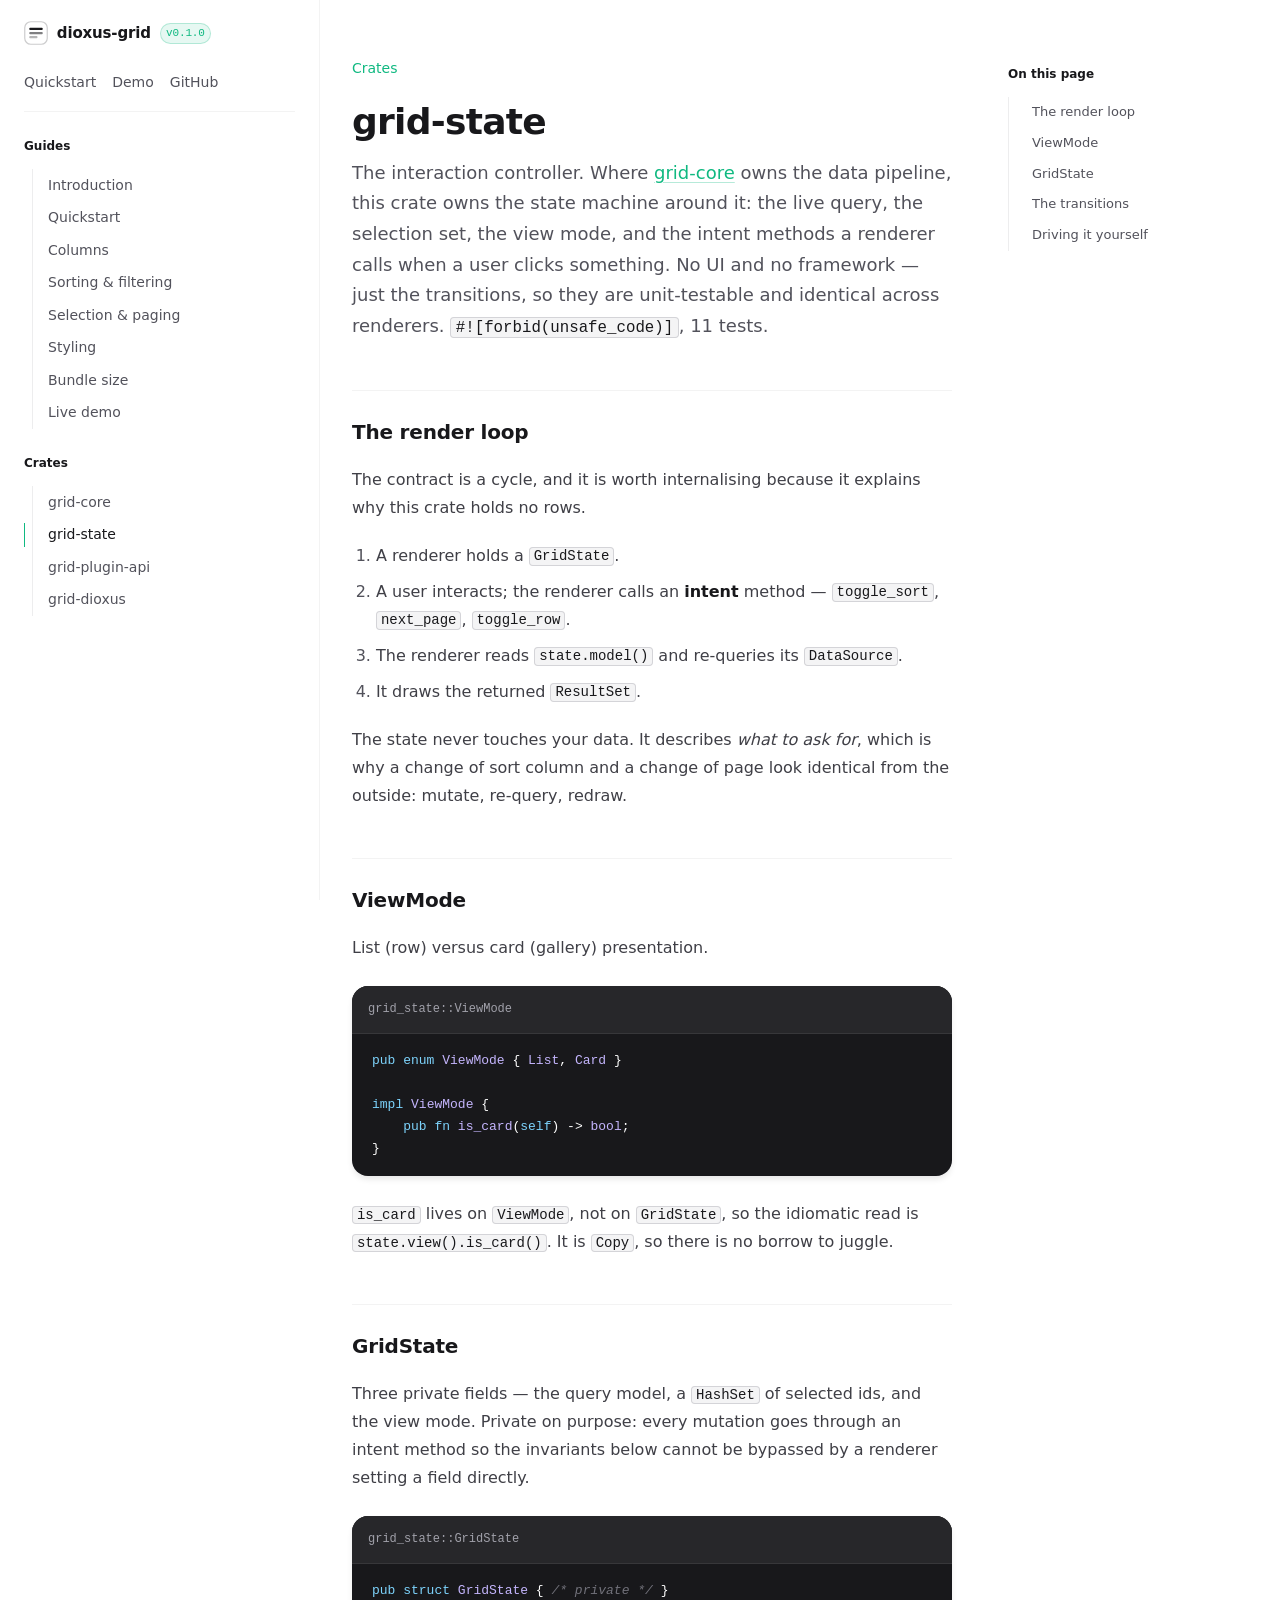
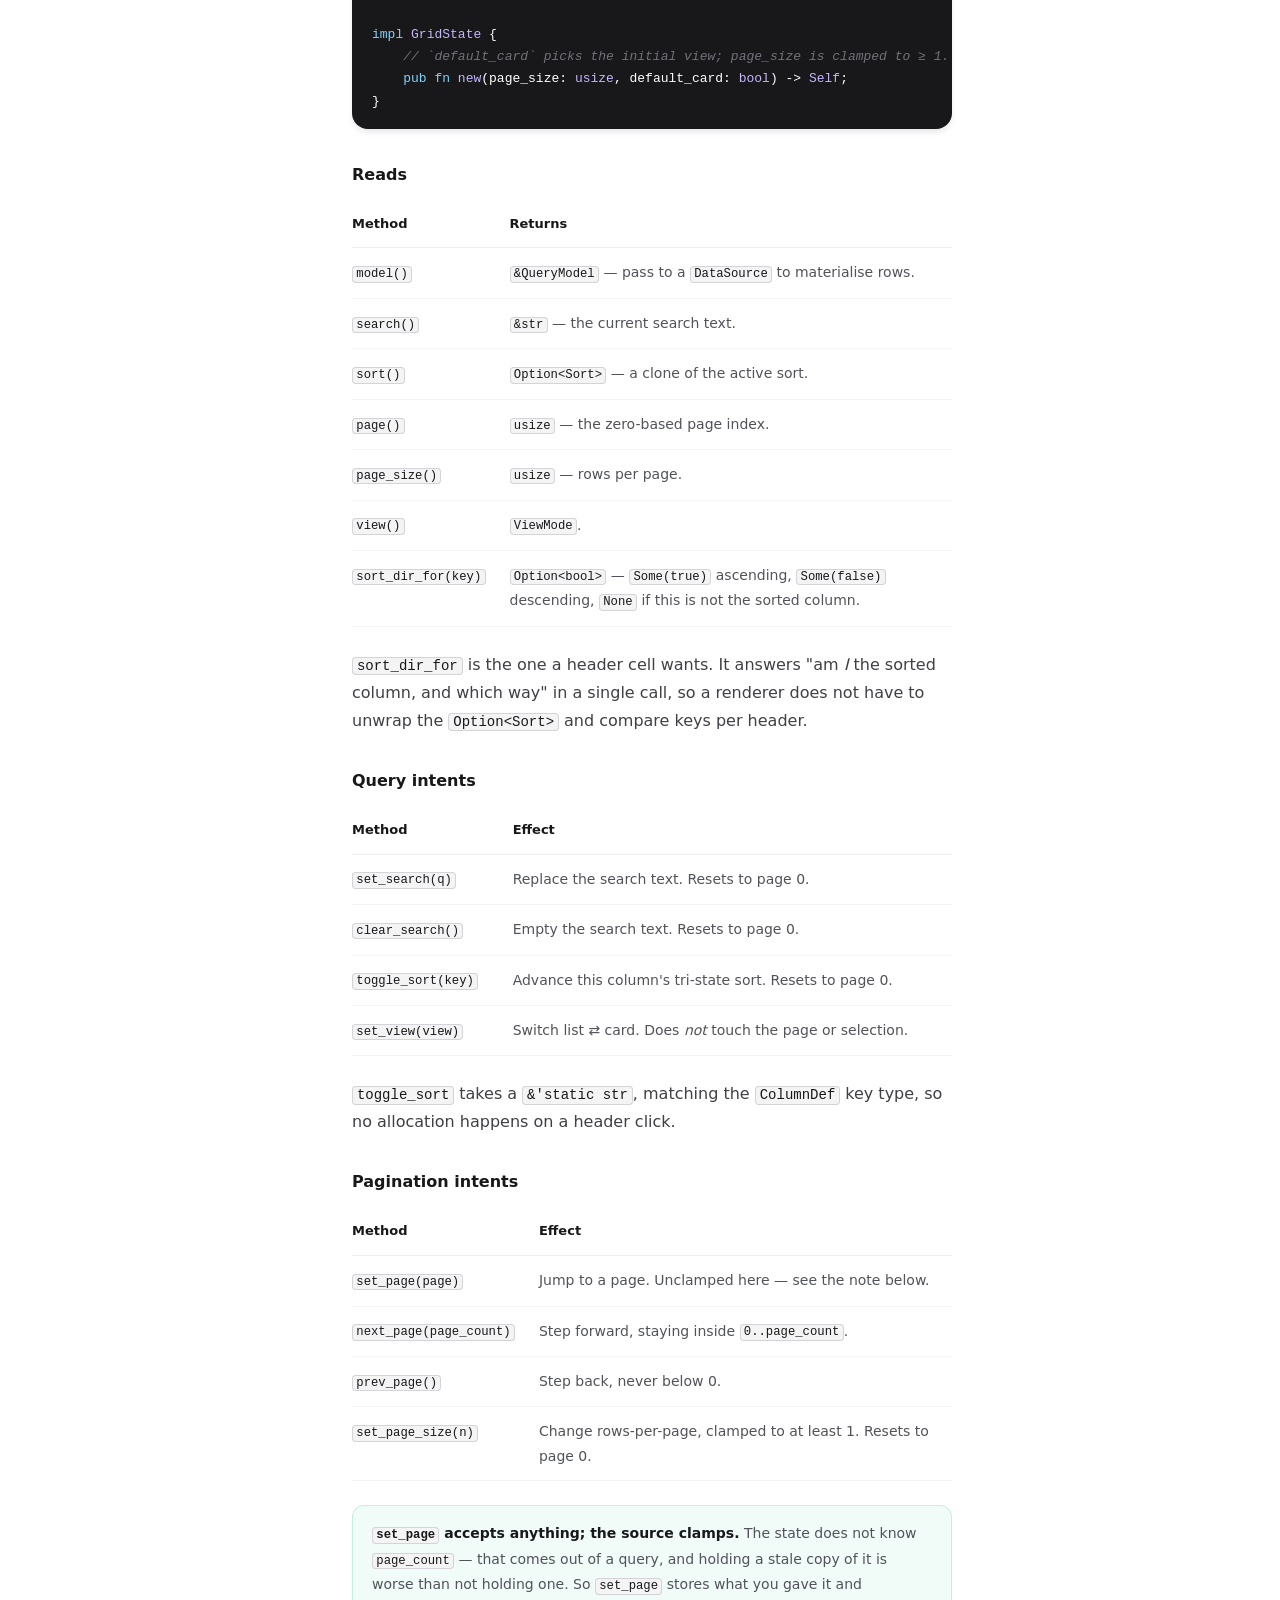
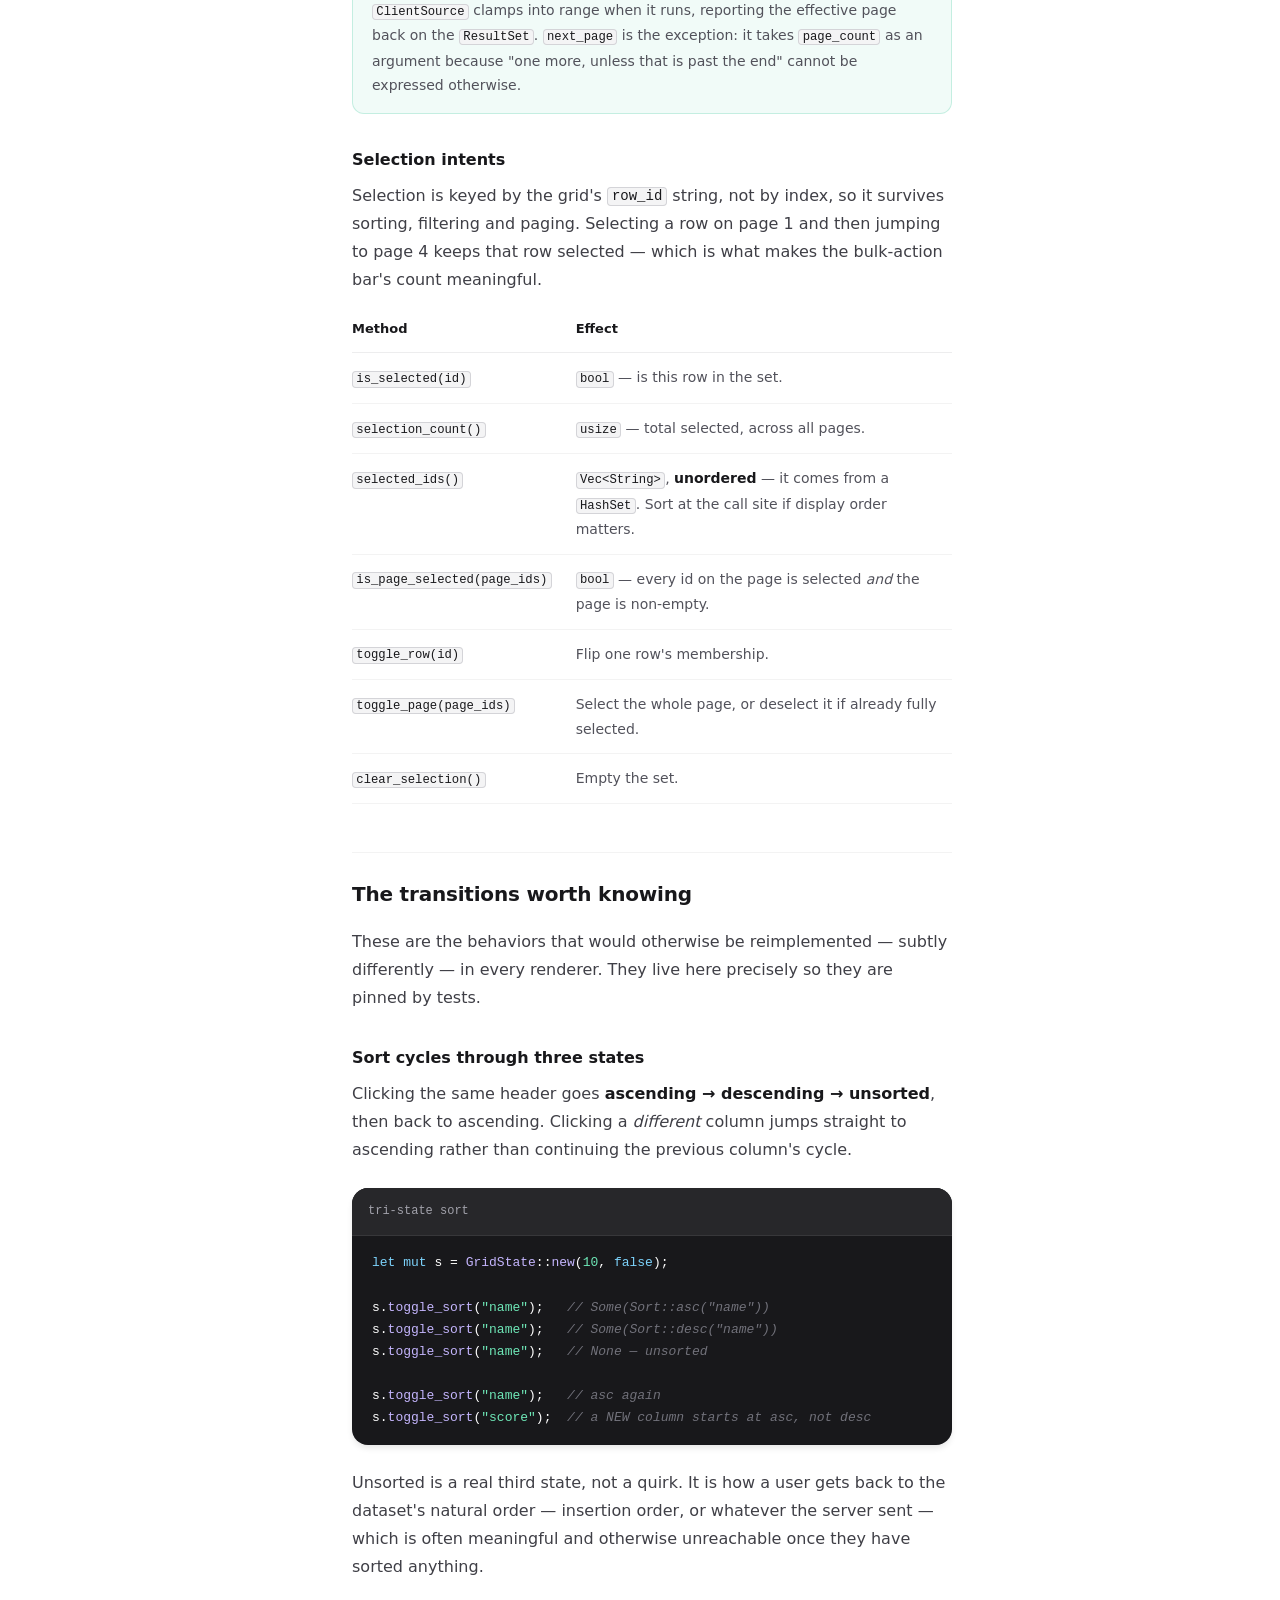
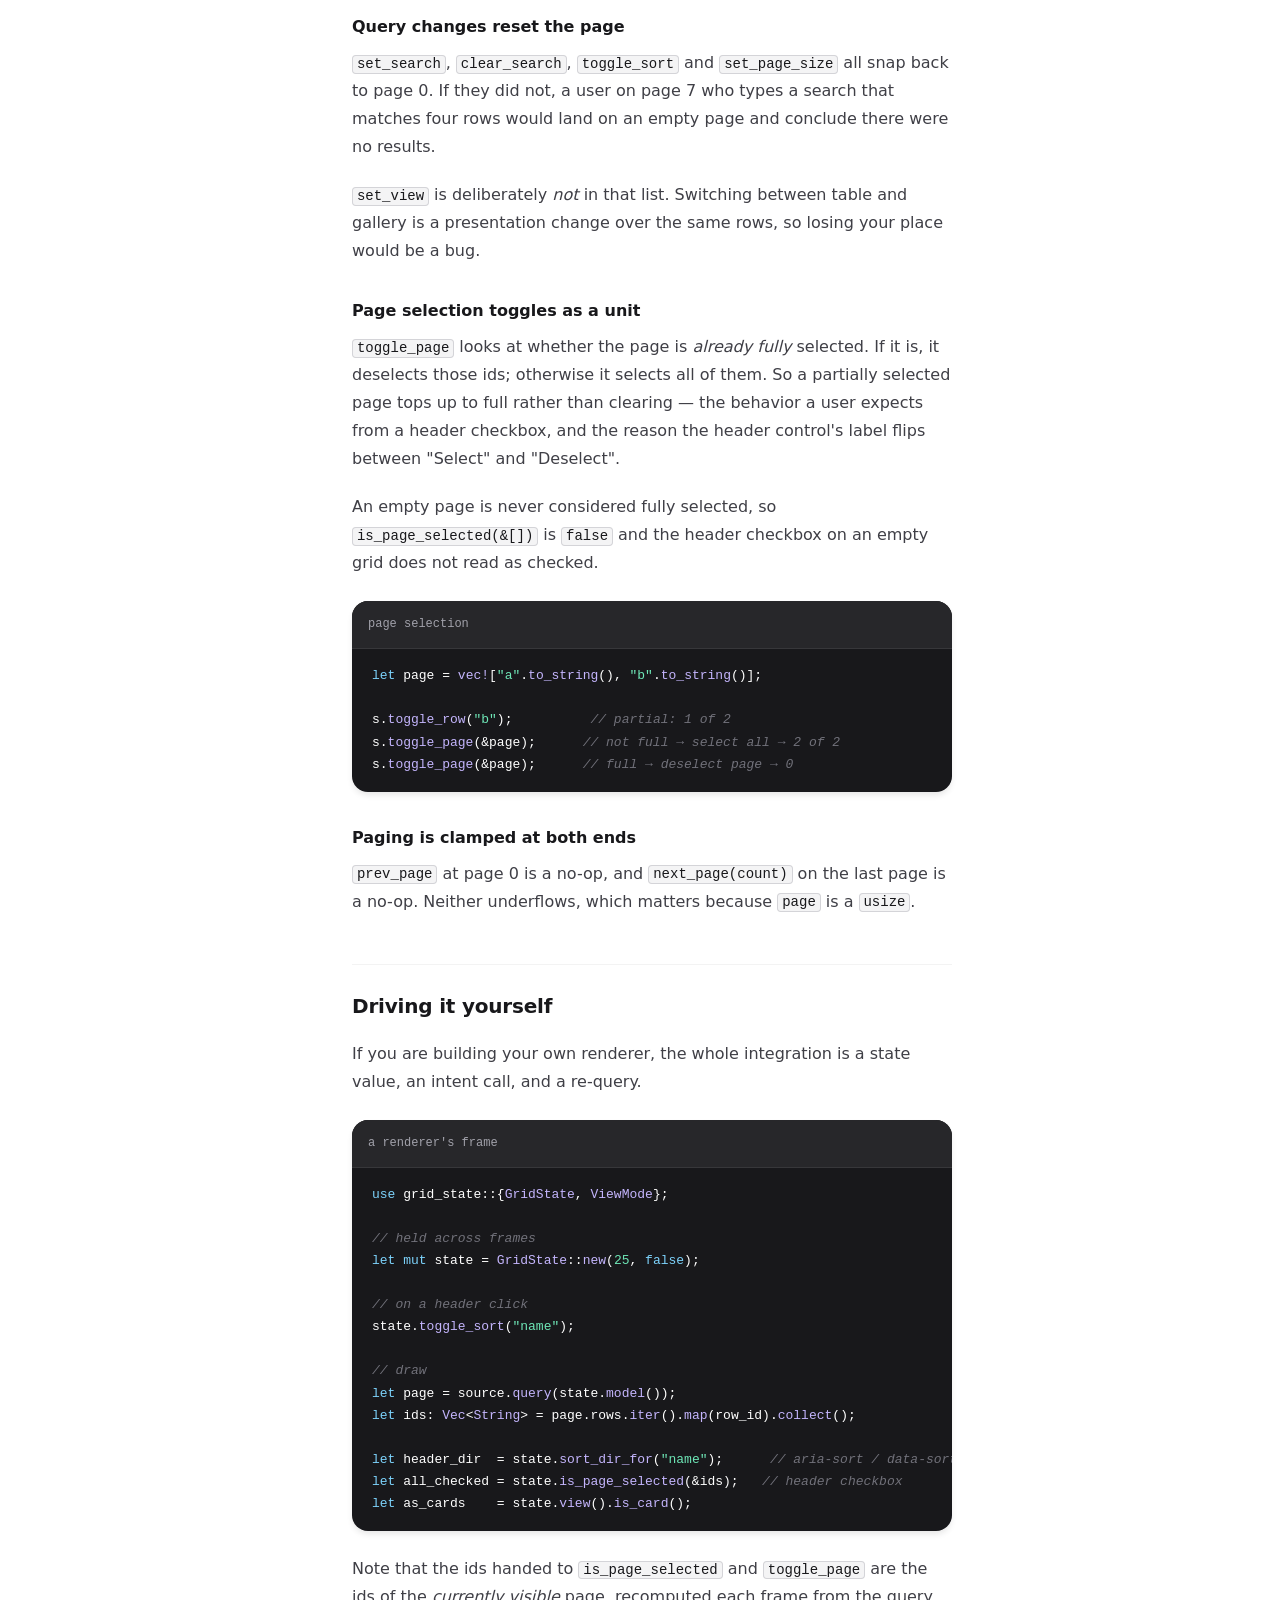
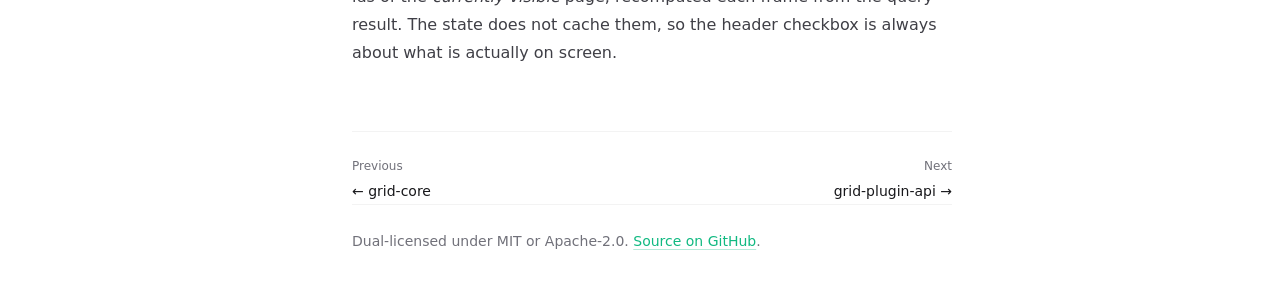
<file: docs/grid-state.html>
<!doctype html>
<html lang="en">
<head>
<meta charset="utf-8">
<meta name="viewport" content="width=device-width, initial-scale=1">
<title>grid-state — dioxus-grid</title>
<meta name="description" content="Reference for grid-state: the GridState interaction controller, ViewMode, and the sort, paging and selection transitions a renderer drives.">
<link rel="icon" href="assets/favicon.svg">
<link rel="stylesheet" href="assets/docs.css">
</head>
<body>

<input type="checkbox" id="navToggle" class="nav-toggle" hidden>

<div class="mobile-bar">
  <label for="navToggle" class="nav-btn" aria-label="Toggle navigation">
    <svg width="20" height="20" viewBox="0 0 24 24" fill="none" stroke="currentColor" stroke-width="2" stroke-linecap="round"><path d="M3 6h18M3 12h18M3 18h18"/></svg>
  </label>
  <a class="brand" href="index.html">
    <svg viewBox="0 0 32 32" aria-hidden="true">
      <rect x="1" y="1" width="30" height="30" rx="8" fill="none" stroke="currentColor" stroke-opacity=".22" stroke-width="1.6"/>
      <g fill="currentColor">
        <rect x="7" y="9" width="18" height="3" rx="1.2"/>
        <rect x="7" y="14.5" width="18" height="3" rx="1.2" opacity=".55"/>
        <rect x="7" y="20" width="11" height="3" rx="1.2" opacity=".32"/>
      </g>
    </svg>
    dioxus-grid
  </a>
</div>

<aside class="sidebar">
  <a class="brand" href="index.html">
    <svg viewBox="0 0 32 32" aria-hidden="true">
      <rect x="1" y="1" width="30" height="30" rx="8" fill="none" stroke="currentColor" stroke-opacity=".22" stroke-width="1.6"/>
      <g fill="currentColor">
        <rect x="7" y="9" width="18" height="3" rx="1.2"/>
        <rect x="7" y="14.5" width="18" height="3" rx="1.2" opacity=".55"/>
        <rect x="7" y="20" width="11" height="3" rx="1.2" opacity=".32"/>
      </g>
    </svg>
    dioxus-grid
    <span class="ver">v0.1.0</span>
  </a>

  <div class="top-nav">
    <a href="quickstart.html">Quickstart</a>
    <a href="demo.html">Demo</a>
    <a href="https://github.com/iamAhsanMalik/dioxus-grid">GitHub</a>
  </div>

  <nav class="nav">
<div class="nav-group">
      <p class="nav-title">Guides</p>
      <ul>
        <li><a href="index.html">Introduction</a></li>
        <li><a href="quickstart.html">Quickstart</a></li>
        <li><a href="columns.html">Columns</a></li>
        <li><a href="sorting-filtering.html">Sorting &amp; filtering</a></li>
        <li><a href="selection-paging.html">Selection &amp; paging</a></li>
        <li><a href="styling.html">Styling</a></li>
        <li><a href="bundle-size.html">Bundle size</a></li>
        <li><a href="demo.html">Live demo</a></li>
      </ul>
    </div>
    <div class="nav-group">
      <p class="nav-title">Crates</p>
      <ul>
        <li><a href="grid-core.html">grid-core</a></li>
        <li><a href="grid-state.html" aria-current="page">grid-state</a></li>
        <li><a href="grid-plugin-api.html">grid-plugin-api</a></li>
        <li><a href="grid-dioxus.html">grid-dioxus</a></li>
      </ul>
    </div>
  </nav>
</aside>

<div class="content">

  <div class="article">
  <main class="main">
    <div class="prose">
      <p class="eyebrow">Crates</p>
      <h1>grid-state</h1>
      <p class="lead">
        The interaction controller. Where
        <a href="grid-core.html">grid-core</a> owns the data pipeline, this crate
        owns the state machine around it: the live query, the selection set, the
        view mode, and the intent methods a renderer calls when a user clicks
        something. No UI and no framework — just the transitions, so they are
        unit-testable and identical across renderers.
        <code>#![forbid(unsafe_code)]</code>, 11 tests.
      </p>

      <h2 id="loop"><a class="anchor" href="#loop" aria-label="Link to this section">#</a>The render loop</h2>
      <p>
        The contract is a cycle, and it is worth internalising because it explains
        why this crate holds no rows.
      </p>
      <ol>
        <li>A renderer holds a <code>GridState</code>.</li>
        <li>A user interacts; the renderer calls an <strong>intent</strong> method — <code>toggle_sort</code>, <code>next_page</code>, <code>toggle_row</code>.</li>
        <li>The renderer reads <code>state.model()</code> and re-queries its <code>DataSource</code>.</li>
        <li>It draws the returned <code>ResultSet</code>.</li>
      </ol>
      <p>
        The state never touches your data. It describes <em>what to ask for</em>,
        which is why a change of sort column and a change of page look identical
        from the outside: mutate, re-query, redraw.
      </p>

      <h2 id="viewmode"><a class="anchor" href="#viewmode" aria-label="Link to this section">#</a>ViewMode</h2>
      <p>List (row) versus card (gallery) presentation.</p>

      <div class="code">
        <div class="code-head">grid_state::ViewMode</div>
<pre><code><span class="k">pub enum</span> <span class="t">ViewMode</span> { <span class="t">List</span>, <span class="t">Card</span> }

<span class="k">impl</span> <span class="t">ViewMode</span> {
    <span class="k">pub fn</span> <span class="f">is_card</span>(<span class="k">self</span>) -&gt; <span class="t">bool</span>;
}</code></pre>
      </div>

      <p>
        <code>is_card</code> lives on <code>ViewMode</code>, not on
        <code>GridState</code>, so the idiomatic read is
        <code>state.view().is_card()</code>. It is <code>Copy</code>, so there is
        no borrow to juggle.
      </p>

      <h2 id="gridstate"><a class="anchor" href="#gridstate" aria-label="Link to this section">#</a>GridState</h2>
      <p>
        Three private fields — the query model, a <code>HashSet</code> of selected
        ids, and the view mode. Private on purpose: every mutation goes through an
        intent method so the invariants below cannot be bypassed by a renderer
        setting a field directly.
      </p>

      <div class="code">
        <div class="code-head">grid_state::GridState</div>
<pre><code><span class="k">pub struct</span> <span class="t">GridState</span> { <span class="c">/* private */</span> }

<span class="k">impl</span> <span class="t">GridState</span> {
    <span class="c">// `default_card` picks the initial view; page_size is clamped to ≥ 1.</span>
    <span class="k">pub fn</span> <span class="f">new</span>(page_size: <span class="t">usize</span>, default_card: <span class="t">bool</span>) -&gt; <span class="t">Self</span>;
}</code></pre>
      </div>

      <h3>Reads</h3>
      <div class="table-wrap">
        <table>
          <thead>
            <tr><th>Method</th><th>Returns</th></tr>
          </thead>
          <tbody>
            <tr><td><code>model()</code></td><td><code>&amp;QueryModel</code> — pass to a <code>DataSource</code> to materialise rows.</td></tr>
            <tr><td><code>search()</code></td><td><code>&amp;str</code> — the current search text.</td></tr>
            <tr><td><code>sort()</code></td><td><code>Option&lt;Sort&gt;</code> — a clone of the active sort.</td></tr>
            <tr><td><code>page()</code></td><td><code>usize</code> — the zero-based page index.</td></tr>
            <tr><td><code>page_size()</code></td><td><code>usize</code> — rows per page.</td></tr>
            <tr><td><code>view()</code></td><td><code>ViewMode</code>.</td></tr>
            <tr><td><code>sort_dir_for(key)</code></td><td><code>Option&lt;bool&gt;</code> — <code>Some(true)</code> ascending, <code>Some(false)</code> descending, <code>None</code> if this is not the sorted column.</td></tr>
          </tbody>
        </table>
      </div>

      <p>
        <code>sort_dir_for</code> is the one a header cell wants. It answers "am
        <em>I</em> the sorted column, and which way" in a single call, so a renderer
        does not have to unwrap the <code>Option&lt;Sort&gt;</code> and compare keys
        per header.
      </p>

      <h3>Query intents</h3>
      <div class="table-wrap">
        <table>
          <thead>
            <tr><th>Method</th><th>Effect</th></tr>
          </thead>
          <tbody>
            <tr><td><code>set_search(q)</code></td><td>Replace the search text. Resets to page 0.</td></tr>
            <tr><td><code>clear_search()</code></td><td>Empty the search text. Resets to page 0.</td></tr>
            <tr><td><code>toggle_sort(key)</code></td><td>Advance this column's tri-state sort. Resets to page 0.</td></tr>
            <tr><td><code>set_view(view)</code></td><td>Switch list ⇄ card. Does <em>not</em> touch the page or selection.</td></tr>
          </tbody>
        </table>
      </div>

      <p>
        <code>toggle_sort</code> takes a <code>&amp;'static str</code>, matching the
        <code>ColumnDef</code> key type, so no allocation happens on a header click.
      </p>

      <h3>Pagination intents</h3>
      <div class="table-wrap">
        <table>
          <thead>
            <tr><th>Method</th><th>Effect</th></tr>
          </thead>
          <tbody>
            <tr><td><code>set_page(page)</code></td><td>Jump to a page. Unclamped here — see the note below.</td></tr>
            <tr><td><code>next_page(page_count)</code></td><td>Step forward, staying inside <code>0..page_count</code>.</td></tr>
            <tr><td><code>prev_page()</code></td><td>Step back, never below 0.</td></tr>
            <tr><td><code>set_page_size(n)</code></td><td>Change rows-per-page, clamped to at least 1. Resets to page 0.</td></tr>
          </tbody>
        </table>
      </div>

      <div class="note">
        <div>
          <strong><code>set_page</code> accepts anything; the source clamps.</strong>
          The state does not know <code>page_count</code> — that comes out of a
          query, and holding a stale copy of it is worse than not holding one. So
          <code>set_page</code> stores what you gave it and
          <code>ClientSource</code> clamps into range when it runs, reporting the
          effective page back on the <code>ResultSet</code>. <code>next_page</code>
          is the exception: it takes <code>page_count</code> as an argument because
          "one more, unless that is past the end" cannot be expressed otherwise.
        </div>
      </div>

      <h3>Selection intents</h3>
      <p>
        Selection is keyed by the grid's <code>row_id</code> string, not by index,
        so it survives sorting, filtering and paging. Selecting a row on page 1 and
        then jumping to page 4 keeps that row selected — which is what makes the
        bulk-action bar's count meaningful.
      </p>

      <div class="table-wrap">
        <table>
          <thead>
            <tr><th>Method</th><th>Effect</th></tr>
          </thead>
          <tbody>
            <tr><td><code>is_selected(id)</code></td><td><code>bool</code> — is this row in the set.</td></tr>
            <tr><td><code>selection_count()</code></td><td><code>usize</code> — total selected, across all pages.</td></tr>
            <tr><td><code>selected_ids()</code></td><td><code>Vec&lt;String&gt;</code>, <strong>unordered</strong> — it comes from a <code>HashSet</code>. Sort at the call site if display order matters.</td></tr>
            <tr><td><code>is_page_selected(page_ids)</code></td><td><code>bool</code> — every id on the page is selected <em>and</em> the page is non-empty.</td></tr>
            <tr><td><code>toggle_row(id)</code></td><td>Flip one row's membership.</td></tr>
            <tr><td><code>toggle_page(page_ids)</code></td><td>Select the whole page, or deselect it if already fully selected.</td></tr>
            <tr><td><code>clear_selection()</code></td><td>Empty the set.</td></tr>
          </tbody>
        </table>
      </div>

      <h2 id="transitions"><a class="anchor" href="#transitions" aria-label="Link to this section">#</a>The transitions worth knowing</h2>
      <p>
        These are the behaviors that would otherwise be reimplemented — subtly
        differently — in every renderer. They live here precisely so they are
        pinned by tests.
      </p>

      <h3>Sort cycles through three states</h3>
      <p>
        Clicking the same header goes <strong>ascending → descending →
        unsorted</strong>, then back to ascending. Clicking a <em>different</em>
        column jumps straight to ascending rather than continuing the previous
        column's cycle.
      </p>

      <div class="code">
        <div class="code-head">tri-state sort</div>
<pre><code><span class="k">let mut</span> s = <span class="t">GridState</span>::<span class="f">new</span>(<span class="n">10</span>, <span class="k">false</span>);

s.<span class="f">toggle_sort</span>(<span class="s">"name"</span>);   <span class="c">// Some(Sort::asc("name"))</span>
s.<span class="f">toggle_sort</span>(<span class="s">"name"</span>);   <span class="c">// Some(Sort::desc("name"))</span>
s.<span class="f">toggle_sort</span>(<span class="s">"name"</span>);   <span class="c">// None — unsorted</span>

s.<span class="f">toggle_sort</span>(<span class="s">"name"</span>);   <span class="c">// asc again</span>
s.<span class="f">toggle_sort</span>(<span class="s">"score"</span>);  <span class="c">// a NEW column starts at asc, not desc</span></code></pre>
      </div>

      <p>
        Unsorted is a real third state, not a quirk. It is how a user gets back to
        the dataset's natural order — insertion order, or whatever the server sent —
        which is often meaningful and otherwise unreachable once they have sorted
        anything.
      </p>

      <h3>Query changes reset the page</h3>
      <p>
        <code>set_search</code>, <code>clear_search</code>,
        <code>toggle_sort</code> and <code>set_page_size</code> all snap back to
        page 0. If they did not, a user on page 7 who types a search that matches
        four rows would land on an empty page and conclude there were no results.
      </p>
      <p>
        <code>set_view</code> is deliberately <em>not</em> in that list. Switching
        between table and gallery is a presentation change over the same rows, so
        losing your place would be a bug.
      </p>

      <h3>Page selection toggles as a unit</h3>
      <p>
        <code>toggle_page</code> looks at whether the page is <em>already
        fully</em> selected. If it is, it deselects those ids; otherwise it selects
        all of them. So a partially selected page tops up to full rather than
        clearing — the behavior a user expects from a header checkbox, and the
        reason the header control's label flips between "Select" and "Deselect".
      </p>
      <p>
        An empty page is never considered fully selected, so
        <code>is_page_selected(&amp;[])</code> is <code>false</code> and the header
        checkbox on an empty grid does not read as checked.
      </p>

      <div class="code">
        <div class="code-head">page selection</div>
<pre><code><span class="k">let</span> page = <span class="f">vec!</span>[<span class="s">"a"</span>.<span class="f">to_string</span>(), <span class="s">"b"</span>.<span class="f">to_string</span>()];

s.<span class="f">toggle_row</span>(<span class="s">"b"</span>);          <span class="c">// partial: 1 of 2</span>
s.<span class="f">toggle_page</span>(&amp;page);      <span class="c">// not full → select all → 2 of 2</span>
s.<span class="f">toggle_page</span>(&amp;page);      <span class="c">// full → deselect page → 0</span></code></pre>
      </div>

      <h3>Paging is clamped at both ends</h3>
      <p>
        <code>prev_page</code> at page 0 is a no-op, and
        <code>next_page(count)</code> on the last page is a no-op. Neither
        underflows, which matters because <code>page</code> is a
        <code>usize</code>.
      </p>

      <h2 id="usage"><a class="anchor" href="#usage" aria-label="Link to this section">#</a>Driving it yourself</h2>
      <p>
        If you are building your own renderer, the whole integration is a state
        value, an intent call, and a re-query.
      </p>

      <div class="code">
        <div class="code-head">a renderer's frame</div>
<pre><code><span class="k">use</span> grid_state::{<span class="t">GridState</span>, <span class="t">ViewMode</span>};

<span class="c">// held across frames</span>
<span class="k">let mut</span> state = <span class="t">GridState</span>::<span class="f">new</span>(<span class="n">25</span>, <span class="k">false</span>);

<span class="c">// on a header click</span>
state.<span class="f">toggle_sort</span>(<span class="s">"name"</span>);

<span class="c">// draw</span>
<span class="k">let</span> page = source.<span class="f">query</span>(state.<span class="f">model</span>());
<span class="k">let</span> ids: <span class="t">Vec</span>&lt;<span class="t">String</span>&gt; = page.rows.<span class="f">iter</span>().<span class="f">map</span>(row_id).<span class="f">collect</span>();

<span class="k">let</span> header_dir  = state.<span class="f">sort_dir_for</span>(<span class="s">"name"</span>);      <span class="c">// aria-sort / data-sorted</span>
<span class="k">let</span> all_checked = state.<span class="f">is_page_selected</span>(&amp;ids);   <span class="c">// header checkbox</span>
<span class="k">let</span> as_cards    = state.<span class="f">view</span>().<span class="f">is_card</span>();</code></pre>
      </div>

      <p>
        Note that the ids handed to <code>is_page_selected</code> and
        <code>toggle_page</code> are the ids of the <em>currently visible</em>
        page, recomputed each frame from the query result. The state does not cache
        them, so the header checkbox is always about what is actually on screen.
      </p>

      <div class="pager">
        <a href="grid-core.html"><span>Previous</span>← grid-core</a>
        <a class="next" href="grid-plugin-api.html"><span>Next</span>grid-plugin-api →</a>
      </div>

      <p class="ftr">
        Dual-licensed under MIT or Apache-2.0.
        <a href="https://github.com/iamAhsanMalik/dioxus-grid">Source on GitHub</a>.
      </p>
    </div>
  </main>

  <nav class="toc" aria-label="On this page">
    <p class="toc-title">On this page</p>
    <ul>
      <li><a href="#loop">The render loop</a></li>
      <li><a href="#viewmode">ViewMode</a></li>
      <li><a href="#gridstate">GridState</a></li>
      <li><a href="#transitions">The transitions</a></li>
      <li><a href="#usage">Driving it yourself</a></li>
    </ul>
  </nav>
  </div>

</div>
<nav class="bottom-nav" aria-label="Quick navigation">
  <a href="index.html"><svg viewBox="0 0 24 24" fill="none" stroke="currentColor" stroke-width="1.7" stroke-linecap="round" stroke-linejoin="round" aria-hidden="true"><path d="M3 9.5 12 3l9 6.5"/><path d="M5 10.5V21h14V10.5"/></svg>Home</a>
  <a href="quickstart.html"><svg viewBox="0 0 24 24" fill="none" stroke="currentColor" stroke-width="1.7" stroke-linecap="round" stroke-linejoin="round" aria-hidden="true"><path d="M4 5.5A2.5 2.5 0 0 1 6.5 3H20v15H6.5A2.5 2.5 0 0 0 4 20.5z"/><path d="M4 5.5v15"/></svg>Quickstart</a>
  <a href="demo.html"><svg viewBox="0 0 24 24" fill="none" stroke="currentColor" stroke-width="1.7" stroke-linecap="round" stroke-linejoin="round" aria-hidden="true"><rect x="3" y="3" width="7" height="7" rx="1.5"/><rect x="14" y="3" width="7" height="7" rx="1.5"/><rect x="3" y="14" width="7" height="7" rx="1.5"/><rect x="14" y="14" width="7" height="7" rx="1.5"/></svg>Demo</a>
  <a href="grid-core.html" aria-current="page"><svg viewBox="0 0 24 24" fill="none" stroke="currentColor" stroke-width="1.7" stroke-linecap="round" stroke-linejoin="round" aria-hidden="true"><path d="M8 6 3 12l5 6"/><path d="m16 6 5 6-5 6"/></svg>Crates</a>
</nav>
<script src="assets/docs.js" defer></script>
</body>
</html>
</file>
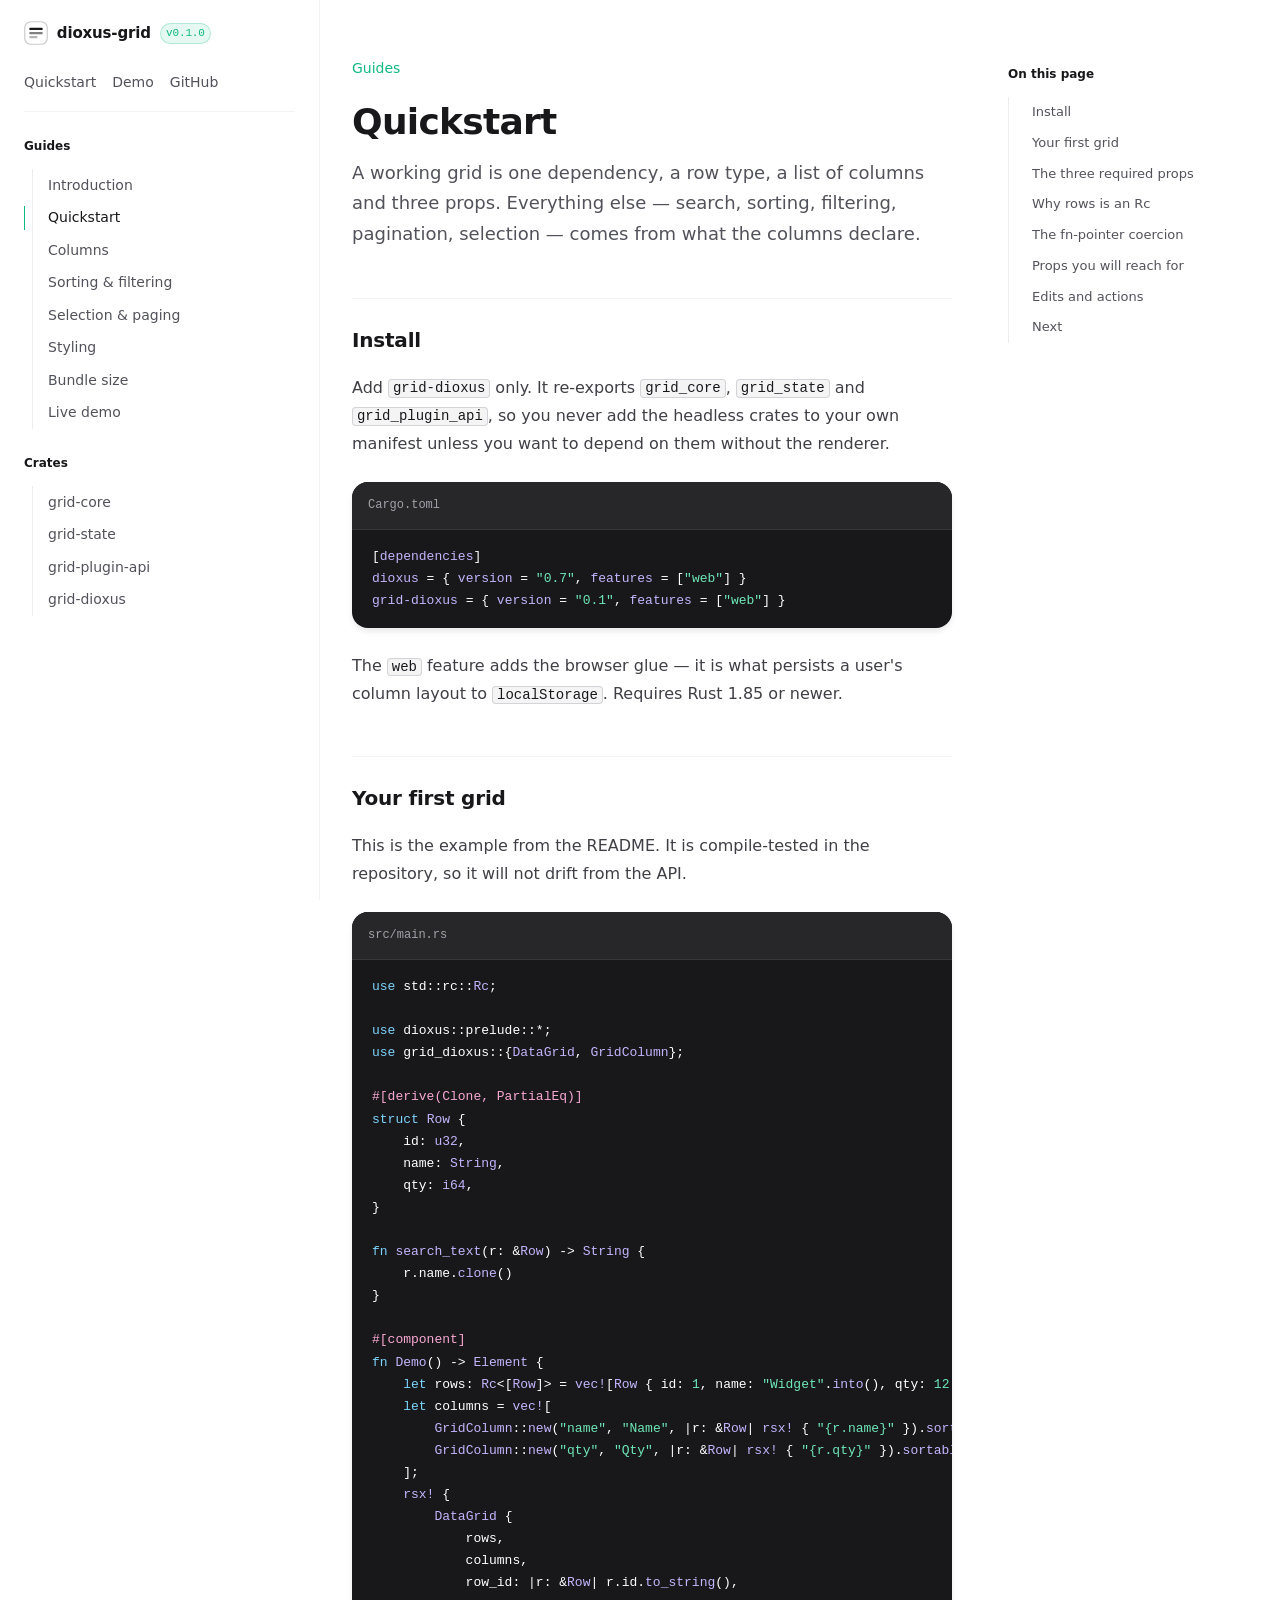
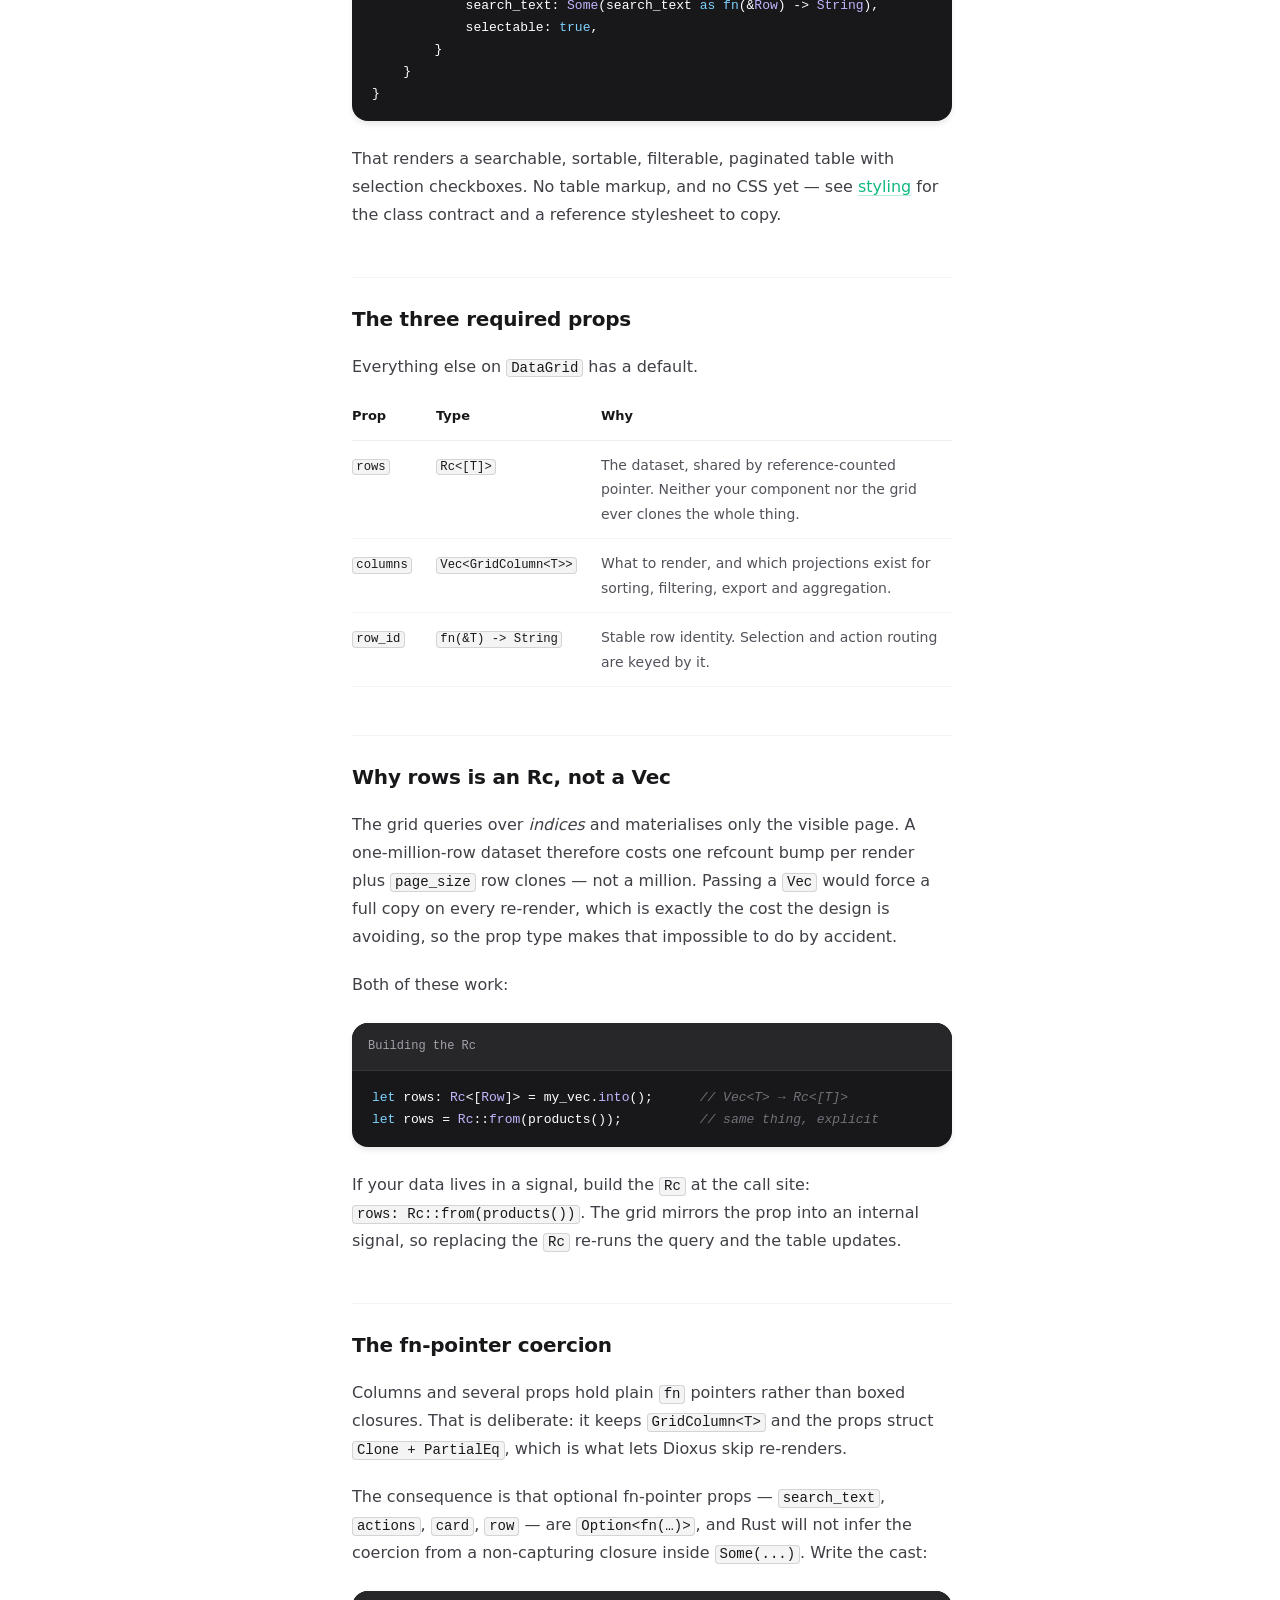
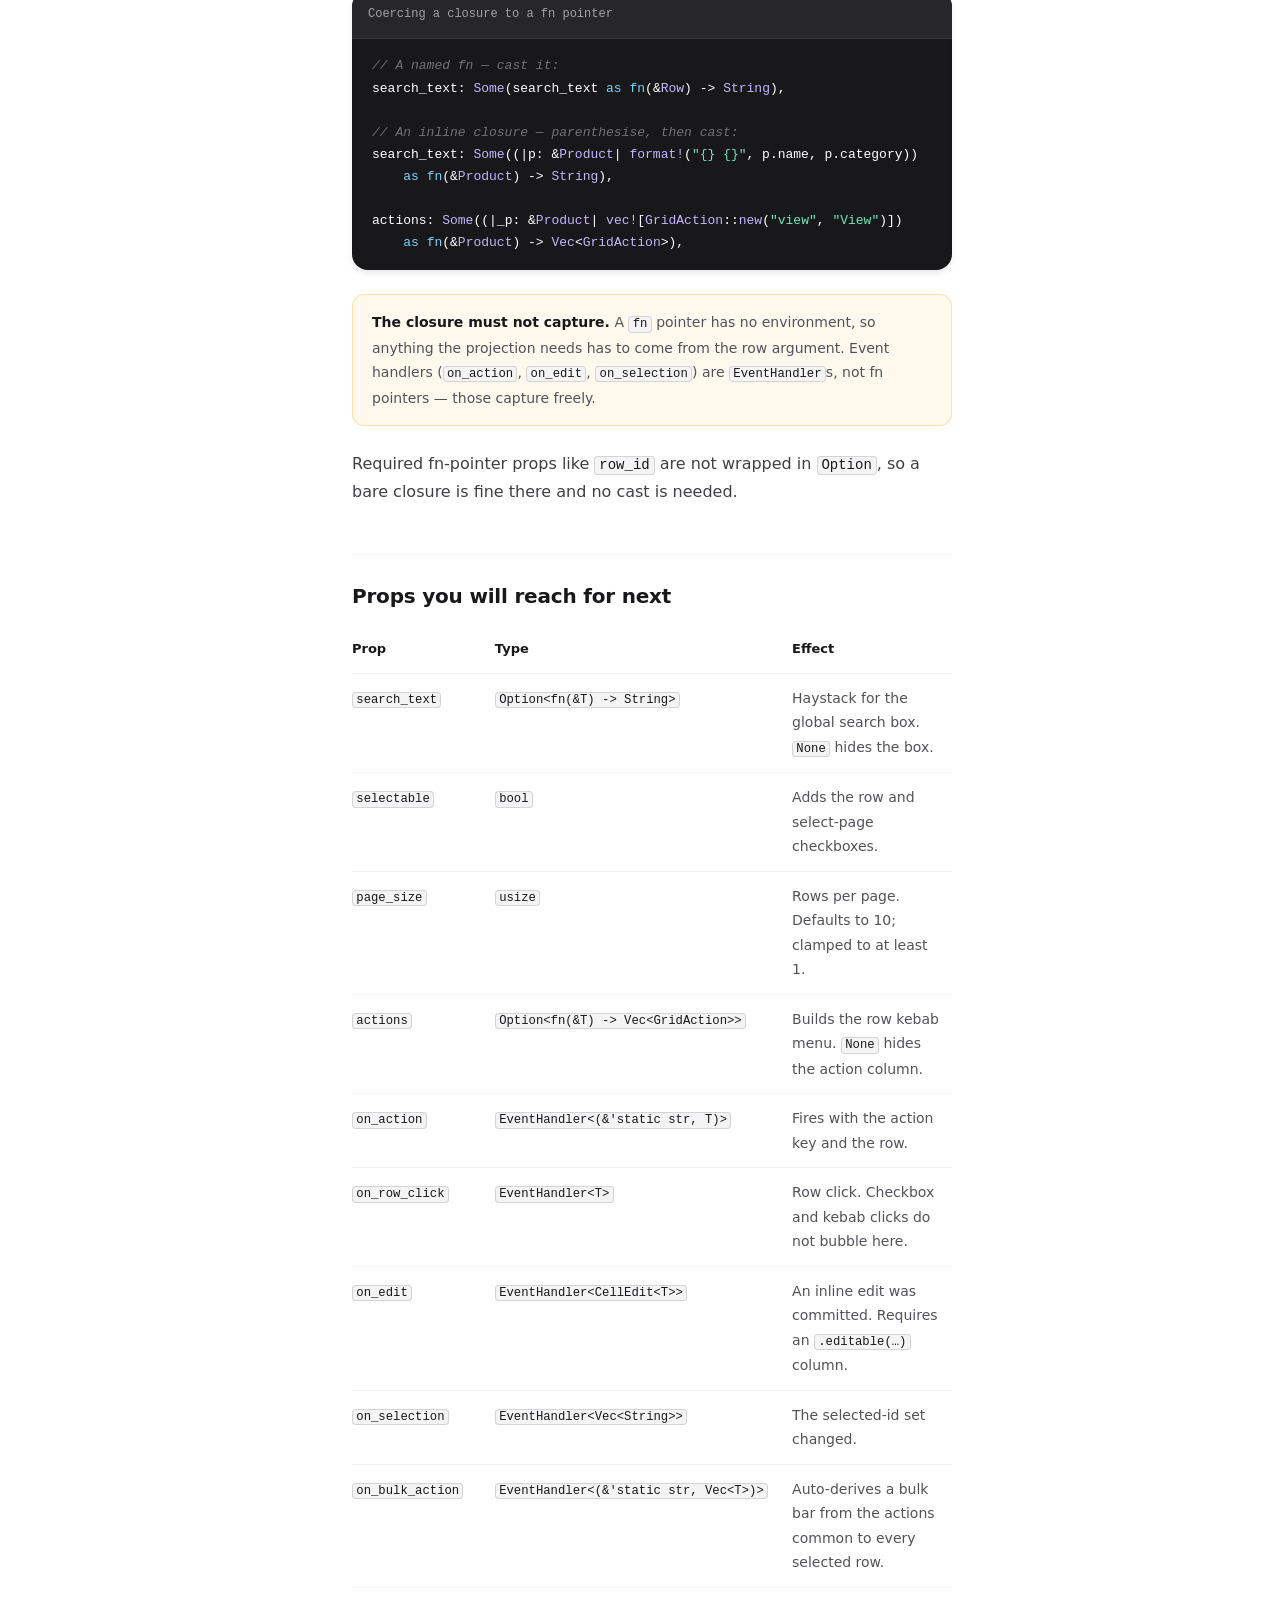
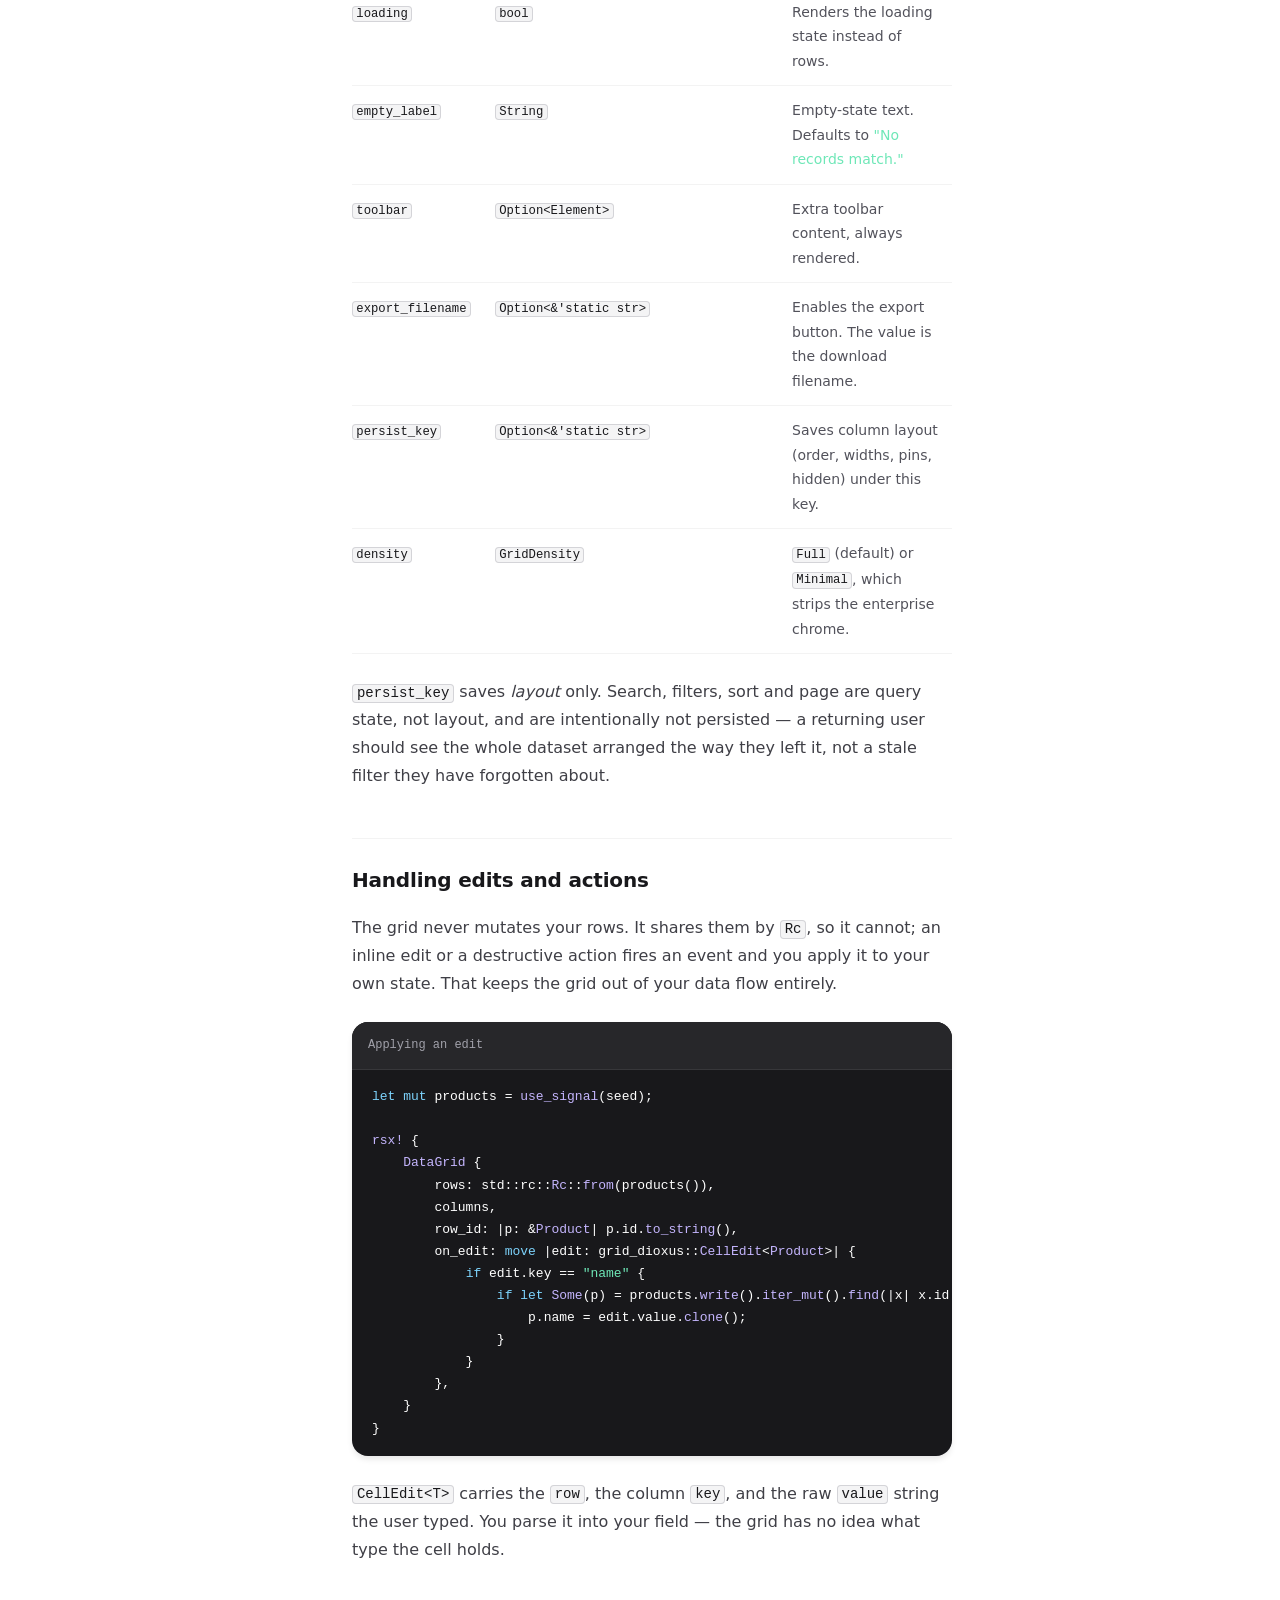
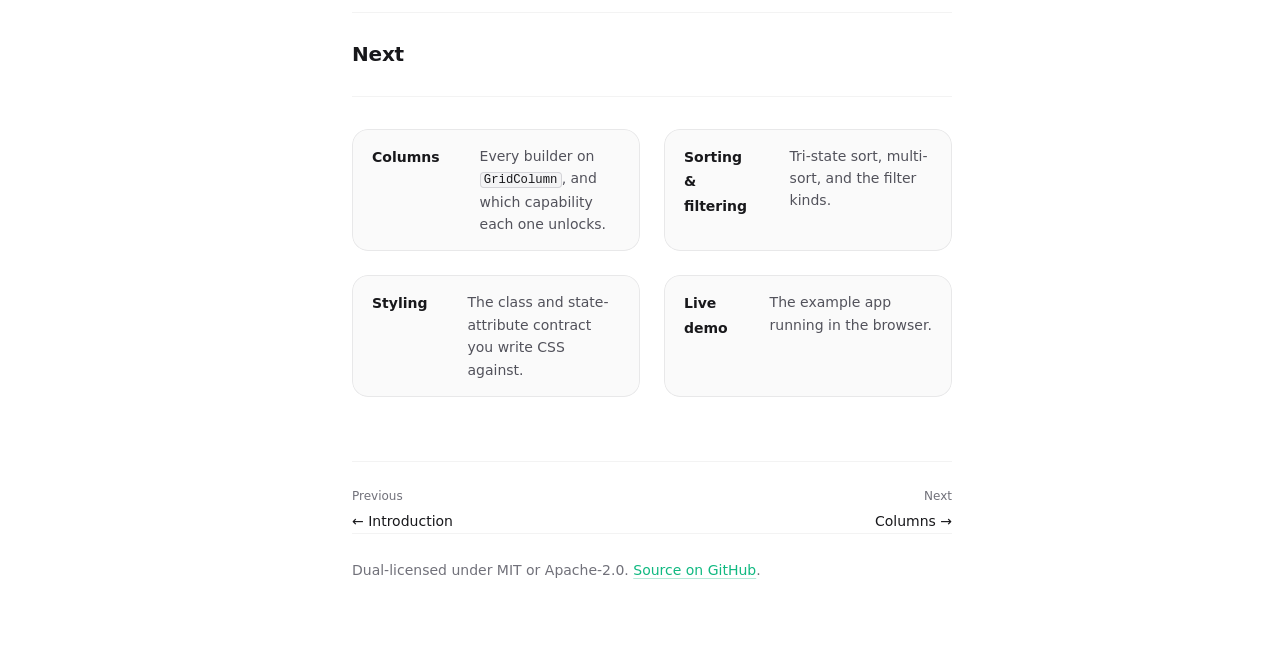
<file: docs/quickstart.html>
<!doctype html>
<html lang="en">
<head>
<meta charset="utf-8">
<meta name="viewport" content="width=device-width, initial-scale=1">
<title>Quickstart — dioxus-grid</title>
<meta name="description" content="Install grid-dioxus, declare columns, and render a working data grid with search, sorting, filtering, selection and pagination.">
<link rel="icon" href="assets/favicon.svg">
<link rel="stylesheet" href="assets/docs.css">
</head>
<body>

<input type="checkbox" id="navToggle" class="nav-toggle" hidden>

<div class="mobile-bar">
  <label for="navToggle" class="nav-btn" aria-label="Toggle navigation">
    <svg width="20" height="20" viewBox="0 0 24 24" fill="none" stroke="currentColor" stroke-width="2" stroke-linecap="round"><path d="M3 6h18M3 12h18M3 18h18"/></svg>
  </label>
  <a class="brand" href="index.html">
    <svg viewBox="0 0 32 32" aria-hidden="true">
      <rect x="1" y="1" width="30" height="30" rx="8" fill="none" stroke="currentColor" stroke-opacity=".22" stroke-width="1.6"/>
      <g fill="currentColor">
        <rect x="7" y="9" width="18" height="3" rx="1.2"/>
        <rect x="7" y="14.5" width="18" height="3" rx="1.2" opacity=".55"/>
        <rect x="7" y="20" width="11" height="3" rx="1.2" opacity=".32"/>
      </g>
    </svg>
    dioxus-grid
  </a>
</div>

<aside class="sidebar">
  <a class="brand" href="index.html">
    <svg viewBox="0 0 32 32" aria-hidden="true">
      <rect x="1" y="1" width="30" height="30" rx="8" fill="none" stroke="currentColor" stroke-opacity=".22" stroke-width="1.6"/>
      <g fill="currentColor">
        <rect x="7" y="9" width="18" height="3" rx="1.2"/>
        <rect x="7" y="14.5" width="18" height="3" rx="1.2" opacity=".55"/>
        <rect x="7" y="20" width="11" height="3" rx="1.2" opacity=".32"/>
      </g>
    </svg>
    dioxus-grid
    <span class="ver">v0.1.0</span>
  </a>

  <div class="top-nav">
    <a href="quickstart.html">Quickstart</a>
    <a href="demo.html">Demo</a>
    <a href="https://github.com/iamAhsanMalik/dioxus-grid">GitHub</a>
  </div>

  <nav class="nav">
<div class="nav-group">
      <p class="nav-title">Guides</p>
      <ul>
        <li><a href="index.html">Introduction</a></li>
        <li><a href="quickstart.html" aria-current="page">Quickstart</a></li>
        <li><a href="columns.html">Columns</a></li>
        <li><a href="sorting-filtering.html">Sorting &amp; filtering</a></li>
        <li><a href="selection-paging.html">Selection &amp; paging</a></li>
        <li><a href="styling.html">Styling</a></li>
        <li><a href="bundle-size.html">Bundle size</a></li>
        <li><a href="demo.html">Live demo</a></li>
      </ul>
    </div>
    <div class="nav-group">
      <p class="nav-title">Crates</p>
      <ul>
        <li><a href="grid-core.html">grid-core</a></li>
        <li><a href="grid-state.html">grid-state</a></li>
        <li><a href="grid-plugin-api.html">grid-plugin-api</a></li>
        <li><a href="grid-dioxus.html">grid-dioxus</a></li>
      </ul>
    </div>
  </nav>
</aside>

<div class="content">

  <div class="article">
  <main class="main">
    <div class="prose">
      <p class="eyebrow">Guides</p>
      <h1>Quickstart</h1>
      <p class="lead">
        A working grid is one dependency, a row type, a list of columns and three
        props. Everything else — search, sorting, filtering, pagination,
        selection — comes from what the columns declare.
      </p>

      <h2 id="install"><a class="anchor" href="#install" aria-label="Link to this section">#</a>Install</h2>
      <p>
        Add <code>grid-dioxus</code> only. It re-exports <code>grid_core</code>,
        <code>grid_state</code> and <code>grid_plugin_api</code>, so you never add
        the headless crates to your own manifest unless you want to depend on them
        without the renderer.
      </p>

      <div class="code">
        <div class="code-head">Cargo.toml</div>
<pre><code>[<span class="t">dependencies</span>]
<span class="f">dioxus</span> = { <span class="t">version</span> = <span class="s">"0.7"</span>, <span class="t">features</span> = [<span class="s">"web"</span>] }
<span class="f">grid-dioxus</span> = { <span class="t">version</span> = <span class="s">"0.1"</span>, <span class="t">features</span> = [<span class="s">"web"</span>] }</code></pre>
      </div>

      <p>
        The <code>web</code> feature adds the browser glue — it is what persists a
        user's column layout to <code>localStorage</code>. Requires Rust 1.85 or
        newer.
      </p>

      <h2 id="first-grid"><a class="anchor" href="#first-grid" aria-label="Link to this section">#</a>Your first grid</h2>
      <p>
        This is the example from the README. It is compile-tested in the
        repository, so it will not drift from the API.
      </p>

      <div class="code">
        <div class="code-head">src/main.rs</div>
<pre><code><span class="k">use</span> std::rc::<span class="t">Rc</span>;

<span class="k">use</span> dioxus::prelude::*;
<span class="k">use</span> grid_dioxus::{<span class="t">DataGrid</span>, <span class="t">GridColumn</span>};

<span class="a">#[derive(Clone, PartialEq)]</span>
<span class="k">struct</span> <span class="t">Row</span> {
    id: <span class="t">u32</span>,
    name: <span class="t">String</span>,
    qty: <span class="t">i64</span>,
}

<span class="k">fn</span> <span class="f">search_text</span>(r: &amp;<span class="t">Row</span>) -&gt; <span class="t">String</span> {
    r.name.<span class="f">clone</span>()
}

<span class="a">#[component]</span>
<span class="k">fn</span> <span class="f">Demo</span>() -&gt; <span class="t">Element</span> {
    <span class="k">let</span> rows: <span class="t">Rc</span>&lt;[<span class="t">Row</span>]&gt; = <span class="f">vec!</span>[<span class="t">Row</span> { id: <span class="n">1</span>, name: <span class="s">"Widget"</span>.<span class="f">into</span>(), qty: <span class="n">12</span> }].<span class="f">into</span>();
    <span class="k">let</span> columns = <span class="f">vec!</span>[
        <span class="t">GridColumn</span>::<span class="f">new</span>(<span class="s">"name"</span>, <span class="s">"Name"</span>, |r: &amp;<span class="t">Row</span>| <span class="f">rsx!</span> { <span class="s">"{r.name}"</span> }).<span class="f">sortable</span>(|r| r.name.<span class="f">clone</span>()),
        <span class="t">GridColumn</span>::<span class="f">new</span>(<span class="s">"qty"</span>, <span class="s">"Qty"</span>, |r: &amp;<span class="t">Row</span>| <span class="f">rsx!</span> { <span class="s">"{r.qty}"</span> }).<span class="f">sortable_num</span>(|r| r.qty <span class="k">as</span> <span class="t">f64</span>),
    ];
    <span class="f">rsx!</span> {
        <span class="t">DataGrid</span> {
            rows,
            columns,
            row_id: |r: &amp;<span class="t">Row</span>| r.id.<span class="f">to_string</span>(),
            search_text: <span class="t">Some</span>(search_text <span class="k">as</span> <span class="k">fn</span>(&amp;<span class="t">Row</span>) -&gt; <span class="t">String</span>),
            selectable: <span class="k">true</span>,
        }
    }
}</code></pre>
      </div>

      <p>
        That renders a searchable, sortable, filterable, paginated table with
        selection checkboxes. No table markup, and no CSS yet — see
        <a href="styling.html">styling</a> for the class contract and a reference
        stylesheet to copy.
      </p>

      <h2 id="required-props"><a class="anchor" href="#required-props" aria-label="Link to this section">#</a>The three required props</h2>
      <p>Everything else on <code>DataGrid</code> has a default.</p>

      <div class="table-wrap">
        <table>
          <thead>
            <tr><th>Prop</th><th>Type</th><th>Why</th></tr>
          </thead>
          <tbody>
            <tr>
              <td><code>rows</code></td>
              <td><code>Rc&lt;[T]&gt;</code></td>
              <td>The dataset, shared by reference-counted pointer. Neither your component nor the grid ever clones the whole thing.</td>
            </tr>
            <tr>
              <td><code>columns</code></td>
              <td><code>Vec&lt;GridColumn&lt;T&gt;&gt;</code></td>
              <td>What to render, and which projections exist for sorting, filtering, export and aggregation.</td>
            </tr>
            <tr>
              <td><code>row_id</code></td>
              <td><code>fn(&amp;T) -&gt; String</code></td>
              <td>Stable row identity. Selection and action routing are keyed by it.</td>
            </tr>
          </tbody>
        </table>
      </div>

      <h2 id="rc-rows"><a class="anchor" href="#rc-rows" aria-label="Link to this section">#</a>Why rows is an Rc, not a Vec</h2>
      <p>
        The grid queries over <em>indices</em> and materialises only the visible
        page. A one-million-row dataset therefore costs one refcount bump per
        render plus <code>page_size</code> row clones — not a million. Passing a
        <code>Vec</code> would force a full copy on every re-render, which is
        exactly the cost the design is avoiding, so the prop type makes that
        impossible to do by accident.
      </p>
      <p>Both of these work:</p>

      <div class="code">
        <div class="code-head">Building the Rc</div>
<pre><code><span class="k">let</span> rows: <span class="t">Rc</span>&lt;[<span class="t">Row</span>]&gt; = my_vec.<span class="f">into</span>();      <span class="c">// Vec&lt;T&gt; → Rc&lt;[T]&gt;</span>
<span class="k">let</span> rows = <span class="t">Rc</span>::<span class="f">from</span>(products());          <span class="c">// same thing, explicit</span></code></pre>
      </div>

      <p>
        If your data lives in a signal, build the <code>Rc</code> at the call site:
        <code>rows: Rc::from(products())</code>. The grid mirrors the prop into an
        internal signal, so replacing the <code>Rc</code> re-runs the query and the
        table updates.
      </p>

      <h2 id="fn-coercion"><a class="anchor" href="#fn-coercion" aria-label="Link to this section">#</a>The fn-pointer coercion</h2>
      <p>
        Columns and several props hold plain <code>fn</code> pointers rather than
        boxed closures. That is deliberate: it keeps <code>GridColumn&lt;T&gt;</code>
        and the props struct <code>Clone + PartialEq</code>, which is what lets
        Dioxus skip re-renders.
      </p>
      <p>
        The consequence is that optional fn-pointer props — <code>search_text</code>,
        <code>actions</code>, <code>card</code>, <code>row</code> — are
        <code>Option&lt;fn(…)&gt;</code>, and Rust will not infer the coercion from a
        non-capturing closure inside <code>Some(...)</code>. Write the cast:
      </p>

      <div class="code">
        <div class="code-head">Coercing a closure to a fn pointer</div>
<pre><code><span class="c">// A named fn — cast it:</span>
search_text: <span class="t">Some</span>(search_text <span class="k">as</span> <span class="k">fn</span>(&amp;<span class="t">Row</span>) -&gt; <span class="t">String</span>),

<span class="c">// An inline closure — parenthesise, then cast:</span>
search_text: <span class="t">Some</span>((|p: &amp;<span class="t">Product</span>| <span class="f">format!</span>(<span class="s">"{} {}"</span>, p.name, p.category))
    <span class="k">as</span> <span class="k">fn</span>(&amp;<span class="t">Product</span>) -&gt; <span class="t">String</span>),

actions: <span class="t">Some</span>((|_p: &amp;<span class="t">Product</span>| <span class="f">vec!</span>[<span class="t">GridAction</span>::<span class="f">new</span>(<span class="s">"view"</span>, <span class="s">"View"</span>)])
    <span class="k">as</span> <span class="k">fn</span>(&amp;<span class="t">Product</span>) -&gt; <span class="t">Vec</span>&lt;<span class="t">GridAction</span>&gt;),</code></pre>
      </div>

      <div class="note note-warn">
        <div>
          <strong>The closure must not capture.</strong>
          A <code>fn</code> pointer has no environment, so anything the projection
          needs has to come from the row argument. Event handlers
          (<code>on_action</code>, <code>on_edit</code>, <code>on_selection</code>)
          are <code>EventHandler</code>s, not fn pointers — those capture freely.
        </div>
      </div>

      <p>
        Required fn-pointer props like <code>row_id</code> are not wrapped in
        <code>Option</code>, so a bare closure is fine there and no cast is needed.
      </p>

      <h2 id="common-props"><a class="anchor" href="#common-props" aria-label="Link to this section">#</a>Props you will reach for next</h2>

      <div class="table-wrap">
        <table>
          <thead>
            <tr><th>Prop</th><th>Type</th><th>Effect</th></tr>
          </thead>
          <tbody>
            <tr><td><code>search_text</code></td><td><code>Option&lt;fn(&amp;T) -&gt; String&gt;</code></td><td>Haystack for the global search box. <code>None</code> hides the box.</td></tr>
            <tr><td><code>selectable</code></td><td><code>bool</code></td><td>Adds the row and select-page checkboxes.</td></tr>
            <tr><td><code>page_size</code></td><td><code>usize</code></td><td>Rows per page. Defaults to 10; clamped to at least 1.</td></tr>
            <tr><td><code>actions</code></td><td><code>Option&lt;fn(&amp;T) -&gt; Vec&lt;GridAction&gt;&gt;</code></td><td>Builds the row kebab menu. <code>None</code> hides the action column.</td></tr>
            <tr><td><code>on_action</code></td><td><code>EventHandler&lt;(&amp;'static str, T)&gt;</code></td><td>Fires with the action key and the row.</td></tr>
            <tr><td><code>on_row_click</code></td><td><code>EventHandler&lt;T&gt;</code></td><td>Row click. Checkbox and kebab clicks do not bubble here.</td></tr>
            <tr><td><code>on_edit</code></td><td><code>EventHandler&lt;CellEdit&lt;T&gt;&gt;</code></td><td>An inline edit was committed. Requires an <code>.editable(…)</code> column.</td></tr>
            <tr><td><code>on_selection</code></td><td><code>EventHandler&lt;Vec&lt;String&gt;&gt;</code></td><td>The selected-id set changed.</td></tr>
            <tr><td><code>on_bulk_action</code></td><td><code>EventHandler&lt;(&amp;'static str, Vec&lt;T&gt;)&gt;</code></td><td>Auto-derives a bulk bar from the actions common to every selected row.</td></tr>
            <tr><td><code>loading</code></td><td><code>bool</code></td><td>Renders the loading state instead of rows.</td></tr>
            <tr><td><code>empty_label</code></td><td><code>String</code></td><td>Empty-state text. Defaults to <span class="s">"No records match."</span></td></tr>
            <tr><td><code>toolbar</code></td><td><code>Option&lt;Element&gt;</code></td><td>Extra toolbar content, always rendered.</td></tr>
            <tr><td><code>export_filename</code></td><td><code>Option&lt;&amp;'static str&gt;</code></td><td>Enables the export button. The value is the download filename.</td></tr>
            <tr><td><code>persist_key</code></td><td><code>Option&lt;&amp;'static str&gt;</code></td><td>Saves column layout (order, widths, pins, hidden) under this key.</td></tr>
            <tr><td><code>density</code></td><td><code>GridDensity</code></td><td><code>Full</code> (default) or <code>Minimal</code>, which strips the enterprise chrome.</td></tr>
          </tbody>
        </table>
      </div>

      <p>
        <code>persist_key</code> saves <em>layout</em> only. Search, filters, sort
        and page are query state, not layout, and are intentionally not persisted —
        a returning user should see the whole dataset arranged the way they left it,
        not a stale filter they have forgotten about.
      </p>

      <h2 id="mutating"><a class="anchor" href="#mutating" aria-label="Link to this section">#</a>Handling edits and actions</h2>
      <p>
        The grid never mutates your rows. It shares them by <code>Rc</code>, so it
        cannot; an inline edit or a destructive action fires an event and you apply
        it to your own state. That keeps the grid out of your data flow entirely.
      </p>

      <div class="code">
        <div class="code-head">Applying an edit</div>
<pre><code><span class="k">let</span> <span class="k">mut</span> products = <span class="f">use_signal</span>(seed);

<span class="f">rsx!</span> {
    <span class="t">DataGrid</span> {
        rows: std::rc::<span class="t">Rc</span>::<span class="f">from</span>(products()),
        columns,
        row_id: |p: &amp;<span class="t">Product</span>| p.id.<span class="f">to_string</span>(),
        on_edit: <span class="k">move</span> |edit: grid_dioxus::<span class="t">CellEdit</span>&lt;<span class="t">Product</span>&gt;| {
            <span class="k">if</span> edit.key == <span class="s">"name"</span> {
                <span class="k">if</span> <span class="k">let</span> <span class="t">Some</span>(p) = products.<span class="f">write</span>().<span class="f">iter_mut</span>().<span class="f">find</span>(|x| x.id == edit.row.id) {
                    p.name = edit.value.<span class="f">clone</span>();
                }
            }
        },
    }
}</code></pre>
      </div>

      <p>
        <code>CellEdit&lt;T&gt;</code> carries the <code>row</code>, the column
        <code>key</code>, and the raw <code>value</code> string the user typed. You
        parse it into your field — the grid has no idea what type the cell holds.
      </p>

      <h2 id="next"><a class="anchor" href="#next" aria-label="Link to this section">#</a>Next</h2>
      <div class="cards">
        <div class="card">
          <h3><a href="columns.html">Columns</a></h3>
          <p>Every builder on <code>GridColumn</code>, and which capability each one unlocks.</p>
        </div>
        <div class="card">
          <h3><a href="sorting-filtering.html">Sorting &amp; filtering</a></h3>
          <p>Tri-state sort, multi-sort, and the filter kinds.</p>
        </div>
        <div class="card">
          <h3><a href="styling.html">Styling</a></h3>
          <p>The class and state-attribute contract you write CSS against.</p>
        </div>
        <div class="card">
          <h3><a href="demo.html">Live demo</a></h3>
          <p>The example app running in the browser.</p>
        </div>
      </div>

      <div class="pager">
        <a href="index.html"><span>Previous</span>← Introduction</a>
        <a class="next" href="columns.html"><span>Next</span>Columns →</a>
      </div>

      <p class="ftr">
        Dual-licensed under MIT or Apache-2.0.
        <a href="https://github.com/iamAhsanMalik/dioxus-grid">Source on GitHub</a>.
      </p>
    </div>
  </main>

  <nav class="toc" aria-label="On this page">
    <p class="toc-title">On this page</p>
    <ul>
      <li><a href="#install">Install</a></li>
      <li><a href="#first-grid">Your first grid</a></li>
      <li><a href="#required-props">The three required props</a></li>
      <li><a href="#rc-rows">Why rows is an Rc</a></li>
      <li><a href="#fn-coercion">The fn-pointer coercion</a></li>
      <li><a href="#common-props">Props you will reach for</a></li>
      <li><a href="#mutating">Edits and actions</a></li>
      <li><a href="#next">Next</a></li>
    </ul>
  </nav>
  </div>

</div>
<nav class="bottom-nav" aria-label="Quick navigation">
  <a href="index.html"><svg viewBox="0 0 24 24" fill="none" stroke="currentColor" stroke-width="1.7" stroke-linecap="round" stroke-linejoin="round" aria-hidden="true"><path d="M3 9.5 12 3l9 6.5"/><path d="M5 10.5V21h14V10.5"/></svg>Home</a>
  <a href="quickstart.html" aria-current="page"><svg viewBox="0 0 24 24" fill="none" stroke="currentColor" stroke-width="1.7" stroke-linecap="round" stroke-linejoin="round" aria-hidden="true"><path d="M4 5.5A2.5 2.5 0 0 1 6.5 3H20v15H6.5A2.5 2.5 0 0 0 4 20.5z"/><path d="M4 5.5v15"/></svg>Quickstart</a>
  <a href="demo.html"><svg viewBox="0 0 24 24" fill="none" stroke="currentColor" stroke-width="1.7" stroke-linecap="round" stroke-linejoin="round" aria-hidden="true"><rect x="3" y="3" width="7" height="7" rx="1.5"/><rect x="14" y="3" width="7" height="7" rx="1.5"/><rect x="3" y="14" width="7" height="7" rx="1.5"/><rect x="14" y="14" width="7" height="7" rx="1.5"/></svg>Demo</a>
  <a href="grid-core.html"><svg viewBox="0 0 24 24" fill="none" stroke="currentColor" stroke-width="1.7" stroke-linecap="round" stroke-linejoin="round" aria-hidden="true"><path d="M8 6 3 12l5 6"/><path d="m16 6 5 6-5 6"/></svg>Crates</a>
</nav>
<script src="assets/docs.js" defer></script>
</body>
</html>
</file>
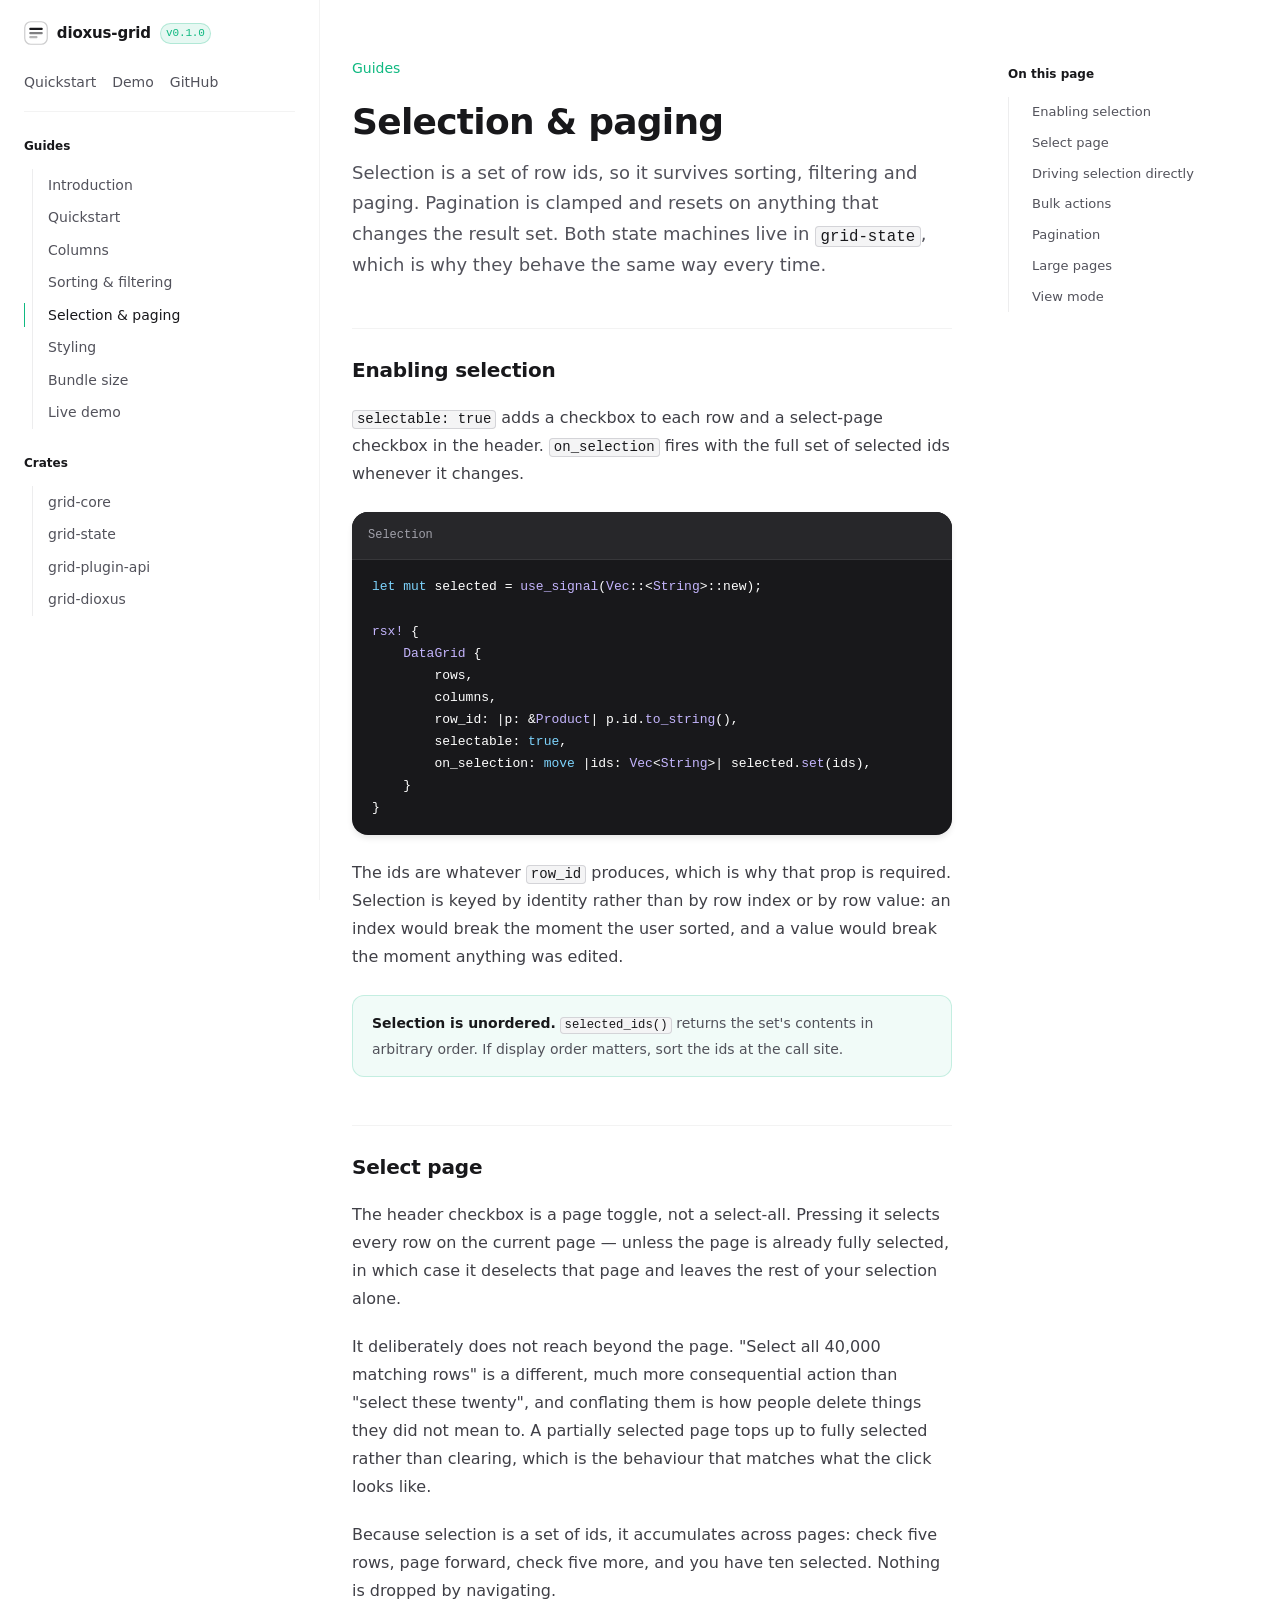
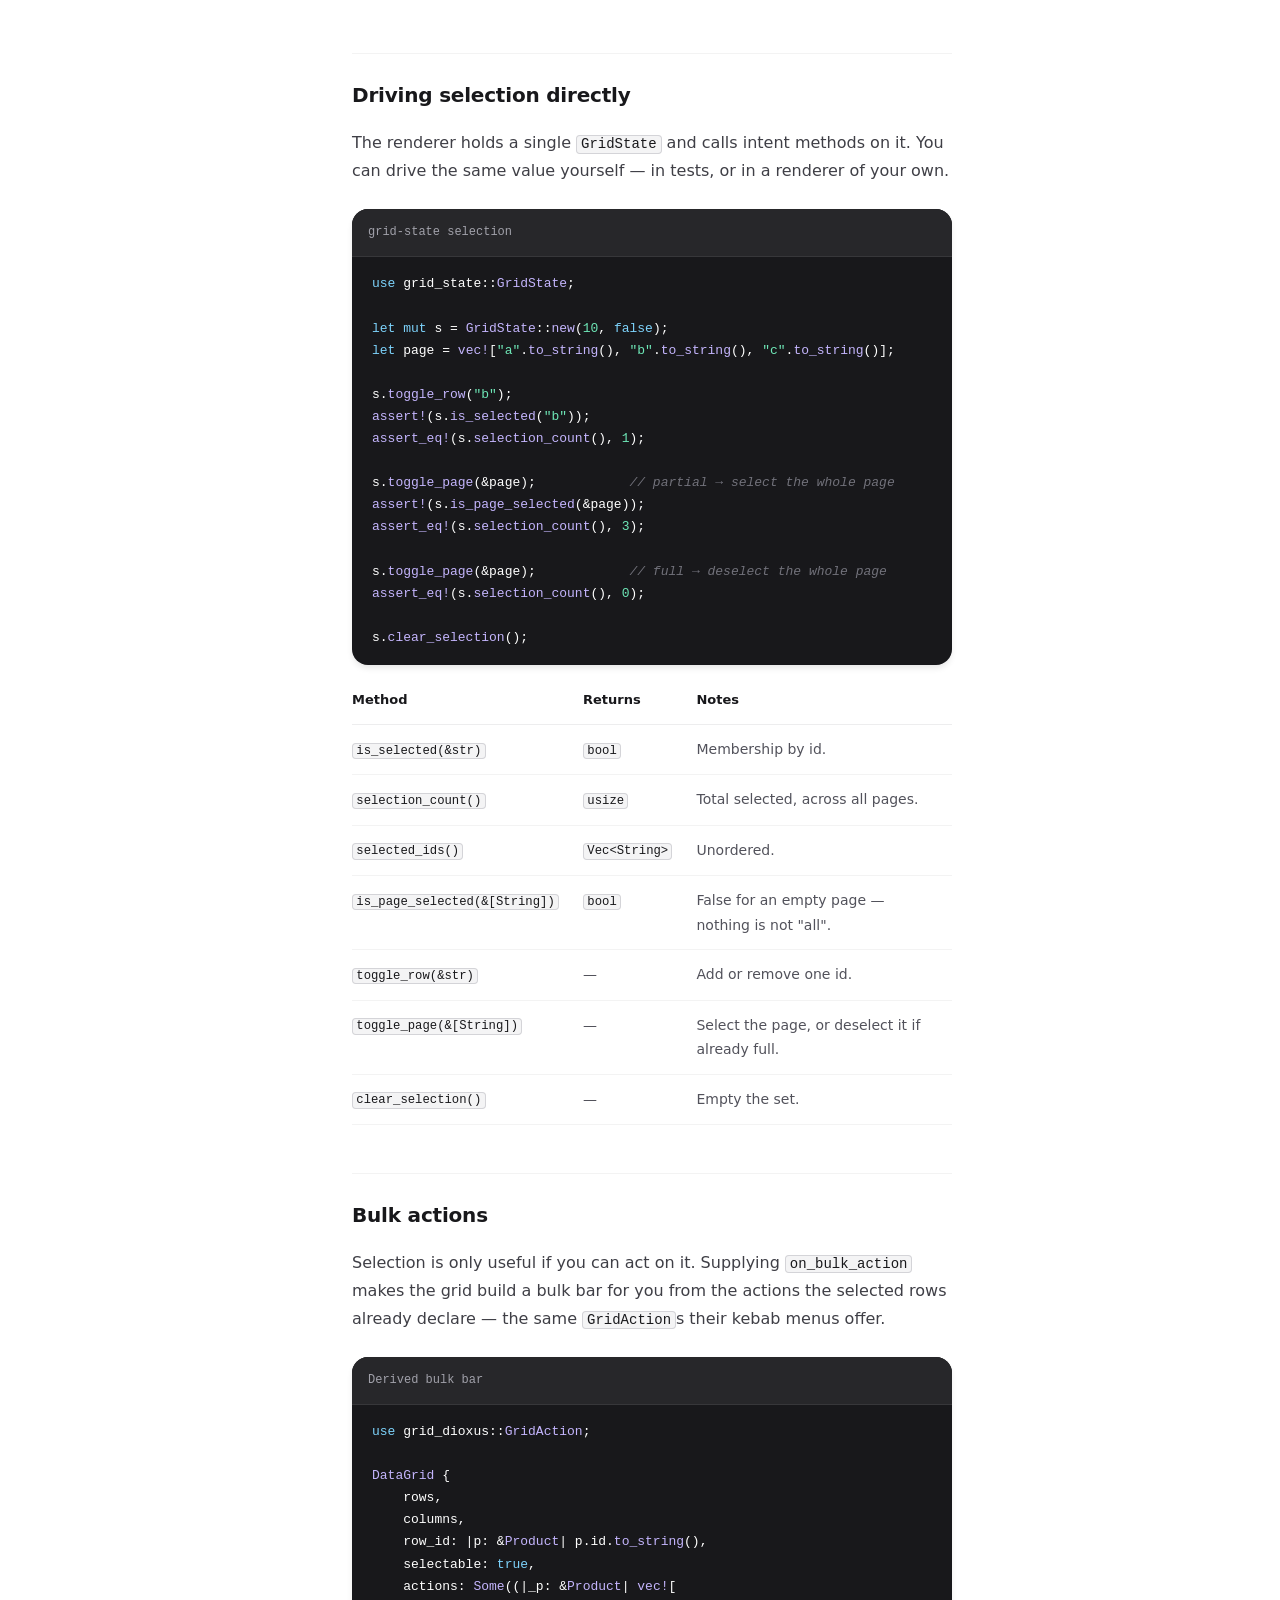
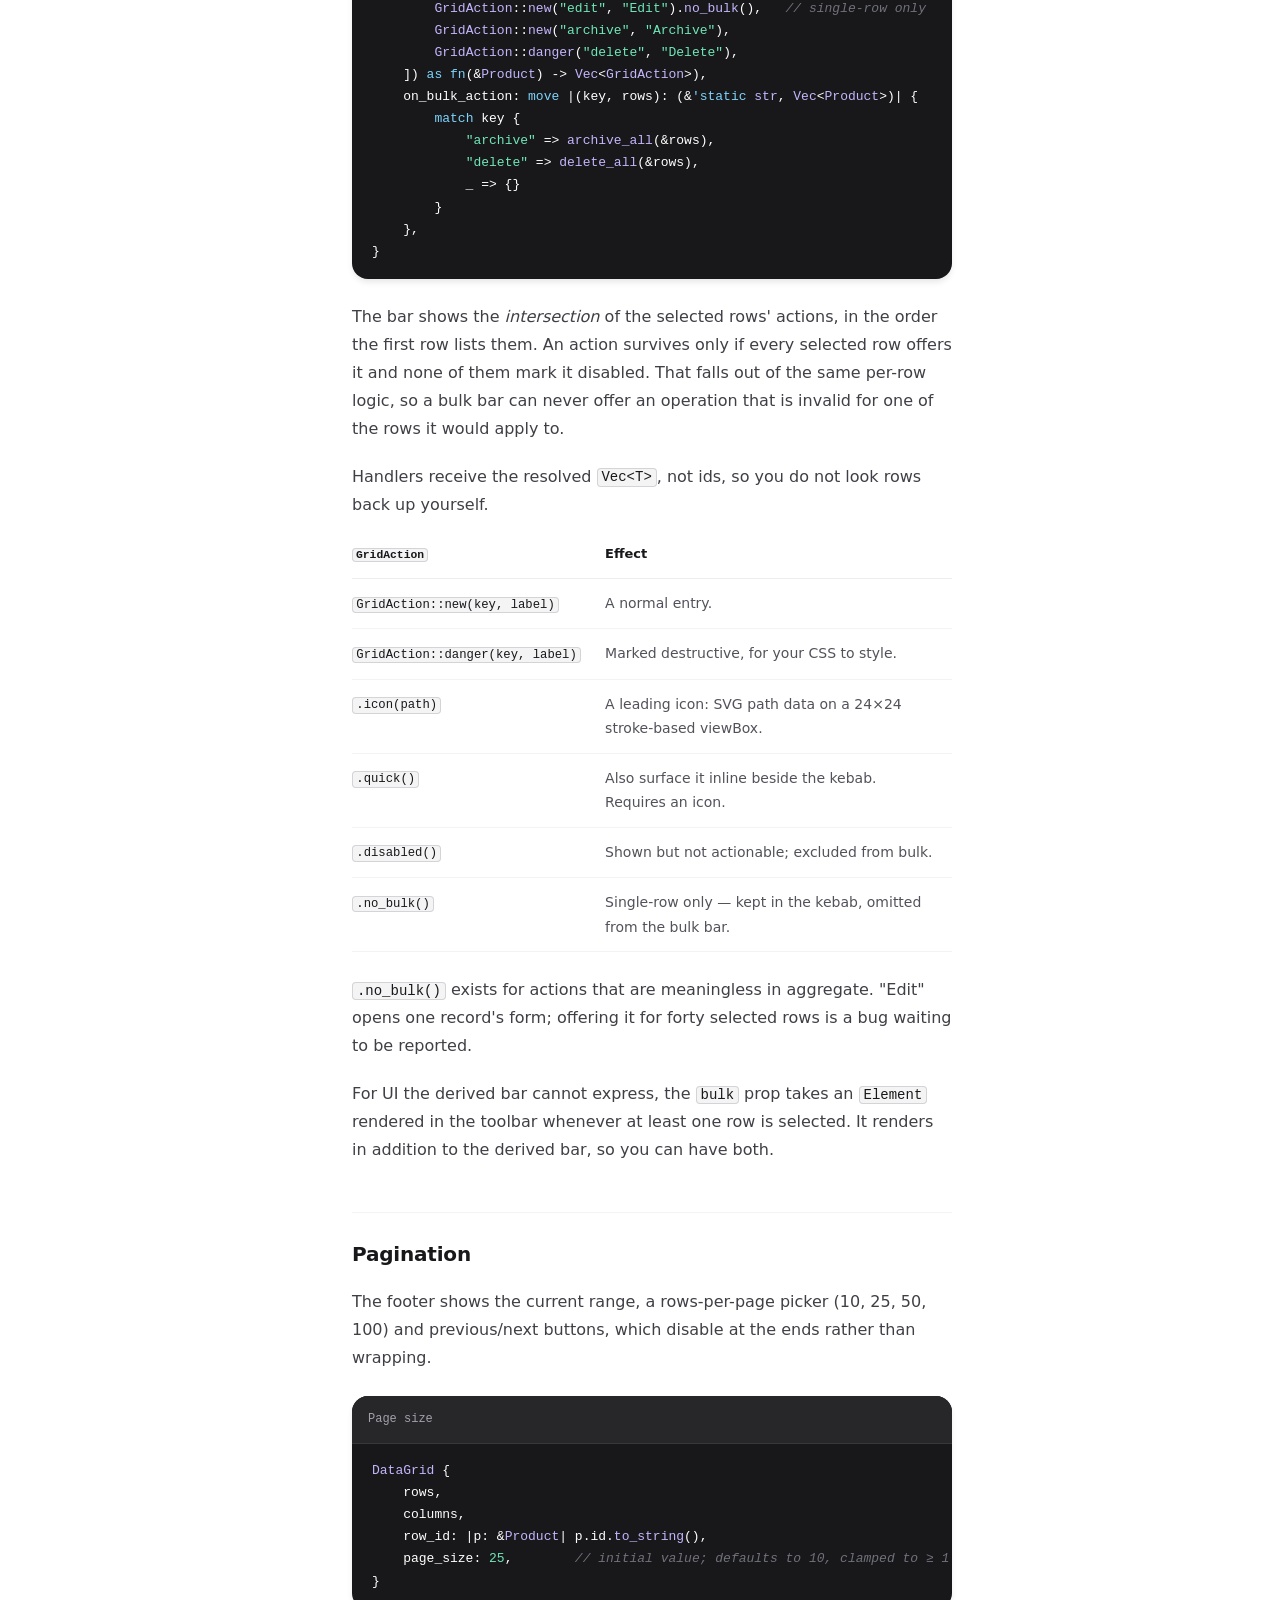
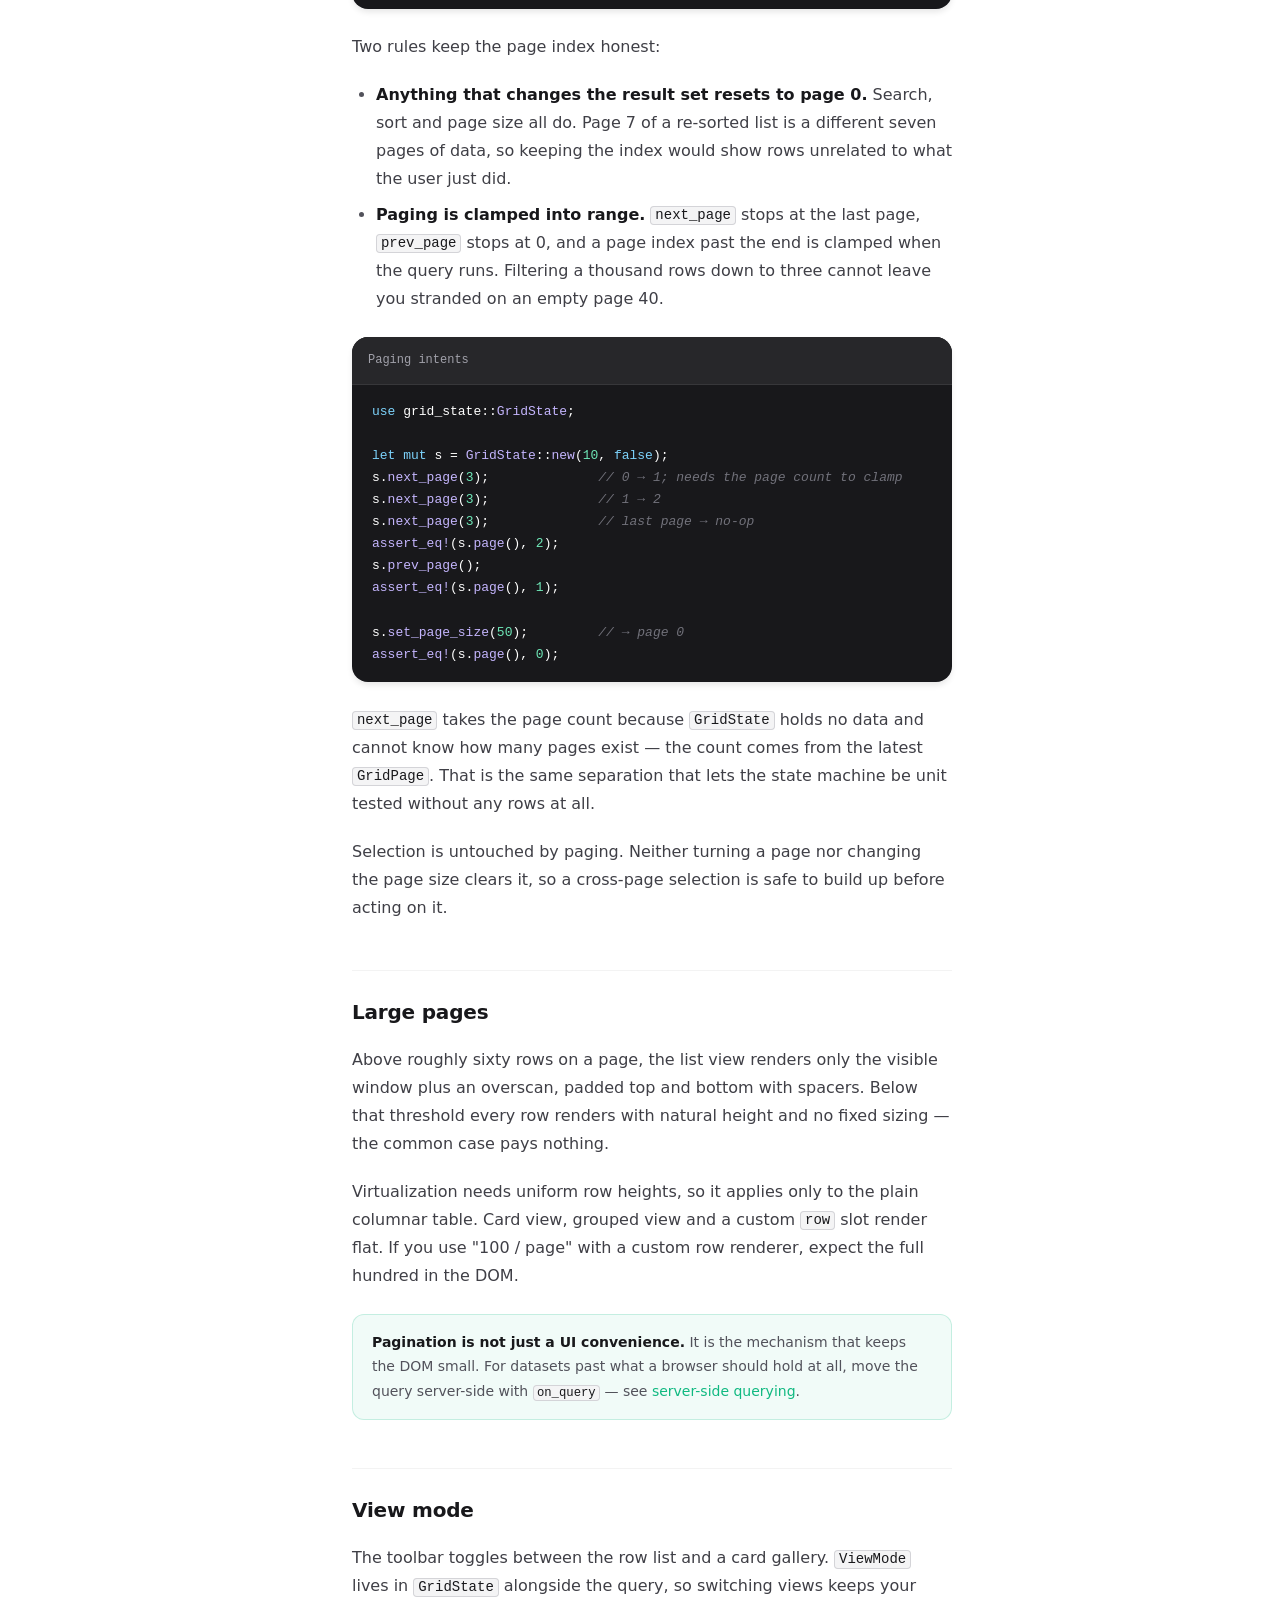
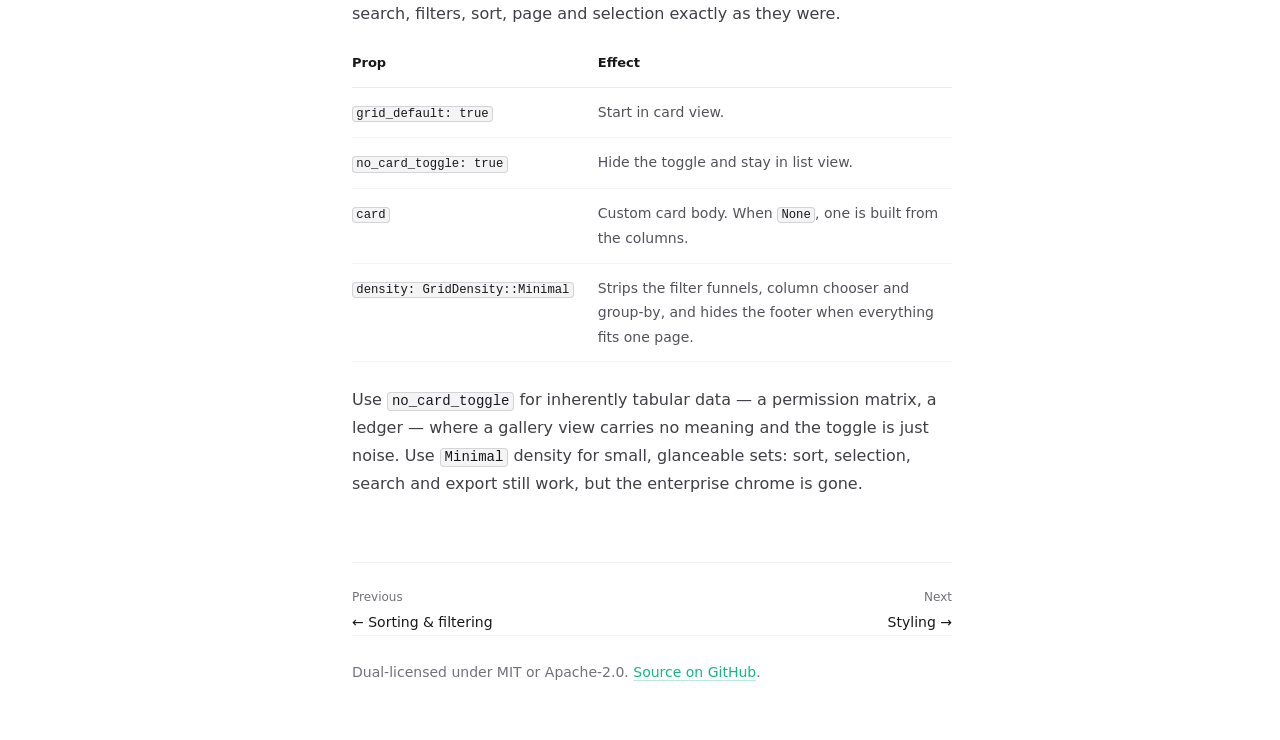
<file: docs/selection-paging.html>
<!doctype html>
<html lang="en">
<head>
<meta charset="utf-8">
<meta name="viewport" content="width=device-width, initial-scale=1">
<title>Selection &amp; paging — dioxus-grid</title>
<meta name="description" content="Row and page selection, bulk actions derived from row actions, pagination and page-size behaviour, and row virtualization.">
<link rel="icon" href="assets/favicon.svg">
<link rel="stylesheet" href="assets/docs.css">
</head>
<body>

<input type="checkbox" id="navToggle" class="nav-toggle" hidden>

<div class="mobile-bar">
  <label for="navToggle" class="nav-btn" aria-label="Toggle navigation">
    <svg width="20" height="20" viewBox="0 0 24 24" fill="none" stroke="currentColor" stroke-width="2" stroke-linecap="round"><path d="M3 6h18M3 12h18M3 18h18"/></svg>
  </label>
  <a class="brand" href="index.html">
    <svg viewBox="0 0 32 32" aria-hidden="true">
      <rect x="1" y="1" width="30" height="30" rx="8" fill="none" stroke="currentColor" stroke-opacity=".22" stroke-width="1.6"/>
      <g fill="currentColor">
        <rect x="7" y="9" width="18" height="3" rx="1.2"/>
        <rect x="7" y="14.5" width="18" height="3" rx="1.2" opacity=".55"/>
        <rect x="7" y="20" width="11" height="3" rx="1.2" opacity=".32"/>
      </g>
    </svg>
    dioxus-grid
  </a>
</div>

<aside class="sidebar">
  <a class="brand" href="index.html">
    <svg viewBox="0 0 32 32" aria-hidden="true">
      <rect x="1" y="1" width="30" height="30" rx="8" fill="none" stroke="currentColor" stroke-opacity=".22" stroke-width="1.6"/>
      <g fill="currentColor">
        <rect x="7" y="9" width="18" height="3" rx="1.2"/>
        <rect x="7" y="14.5" width="18" height="3" rx="1.2" opacity=".55"/>
        <rect x="7" y="20" width="11" height="3" rx="1.2" opacity=".32"/>
      </g>
    </svg>
    dioxus-grid
    <span class="ver">v0.1.0</span>
  </a>

  <div class="top-nav">
    <a href="quickstart.html">Quickstart</a>
    <a href="demo.html">Demo</a>
    <a href="https://github.com/iamAhsanMalik/dioxus-grid">GitHub</a>
  </div>

  <nav class="nav">
<div class="nav-group">
      <p class="nav-title">Guides</p>
      <ul>
        <li><a href="index.html">Introduction</a></li>
        <li><a href="quickstart.html">Quickstart</a></li>
        <li><a href="columns.html">Columns</a></li>
        <li><a href="sorting-filtering.html">Sorting &amp; filtering</a></li>
        <li><a href="selection-paging.html" aria-current="page">Selection &amp; paging</a></li>
        <li><a href="styling.html">Styling</a></li>
        <li><a href="bundle-size.html">Bundle size</a></li>
        <li><a href="demo.html">Live demo</a></li>
      </ul>
    </div>
    <div class="nav-group">
      <p class="nav-title">Crates</p>
      <ul>
        <li><a href="grid-core.html">grid-core</a></li>
        <li><a href="grid-state.html">grid-state</a></li>
        <li><a href="grid-plugin-api.html">grid-plugin-api</a></li>
        <li><a href="grid-dioxus.html">grid-dioxus</a></li>
      </ul>
    </div>
  </nav>
</aside>

<div class="content">

  <div class="article">
  <main class="main">
    <div class="prose">
      <p class="eyebrow">Guides</p>
      <h1>Selection &amp; paging</h1>
      <p class="lead">
        Selection is a set of row ids, so it survives sorting, filtering and paging.
        Pagination is clamped and resets on anything that changes the result set. Both
        state machines live in <code>grid-state</code>, which is why they behave the
        same way every time.
      </p>

      <h2 id="selection"><a class="anchor" href="#selection" aria-label="Link to this section">#</a>Enabling selection</h2>
      <p>
        <code>selectable: true</code> adds a checkbox to each row and a select-page
        checkbox in the header. <code>on_selection</code> fires with the full set of
        selected ids whenever it changes.
      </p>

      <div class="code">
        <div class="code-head">Selection</div>
<pre><code><span class="k">let</span> <span class="k">mut</span> selected = <span class="f">use_signal</span>(<span class="t">Vec</span>::&lt;<span class="t">String</span>&gt;::new);

<span class="f">rsx!</span> {
    <span class="t">DataGrid</span> {
        rows,
        columns,
        row_id: |p: &amp;<span class="t">Product</span>| p.id.<span class="f">to_string</span>(),
        selectable: <span class="k">true</span>,
        on_selection: <span class="k">move</span> |ids: <span class="t">Vec</span>&lt;<span class="t">String</span>&gt;| selected.<span class="f">set</span>(ids),
    }
}</code></pre>
      </div>

      <p>
        The ids are whatever <code>row_id</code> produces, which is why that prop is
        required. Selection is keyed by identity rather than by row index or by row
        value: an index would break the moment the user sorted, and a value would
        break the moment anything was edited.
      </p>

      <div class="note">
        <div>
          <strong>Selection is unordered.</strong>
          <code>selected_ids()</code> returns the set's contents in arbitrary order.
          If display order matters, sort the ids at the call site.
        </div>
      </div>

      <h2 id="page-selection"><a class="anchor" href="#page-selection" aria-label="Link to this section">#</a>Select page</h2>
      <p>
        The header checkbox is a page toggle, not a select-all. Pressing it selects
        every row on the current page — unless the page is already fully selected, in
        which case it deselects that page and leaves the rest of your selection alone.
      </p>
      <p>
        It deliberately does not reach beyond the page. "Select all 40,000 matching
        rows" is a different, much more consequential action than "select these
        twenty", and conflating them is how people delete things they did not mean to.
        A partially selected page tops up to fully selected rather than clearing,
        which is the behaviour that matches what the click looks like.
      </p>
      <p>
        Because selection is a set of ids, it accumulates across pages: check five
        rows, page forward, check five more, and you have ten selected. Nothing is
        dropped by navigating.
      </p>

      <h2 id="grid-state"><a class="anchor" href="#grid-state" aria-label="Link to this section">#</a>Driving selection directly</h2>
      <p>
        The renderer holds a single <code>GridState</code> and calls intent methods on
        it. You can drive the same value yourself — in tests, or in a renderer of your
        own.
      </p>

      <div class="code">
        <div class="code-head">grid-state selection</div>
<pre><code><span class="k">use</span> grid_state::<span class="t">GridState</span>;

<span class="k">let</span> <span class="k">mut</span> s = <span class="t">GridState</span>::<span class="f">new</span>(<span class="n">10</span>, <span class="k">false</span>);
<span class="k">let</span> page = <span class="f">vec!</span>[<span class="s">"a"</span>.<span class="f">to_string</span>(), <span class="s">"b"</span>.<span class="f">to_string</span>(), <span class="s">"c"</span>.<span class="f">to_string</span>()];

s.<span class="f">toggle_row</span>(<span class="s">"b"</span>);
<span class="f">assert!</span>(s.<span class="f">is_selected</span>(<span class="s">"b"</span>));
<span class="f">assert_eq!</span>(s.<span class="f">selection_count</span>(), <span class="n">1</span>);

s.<span class="f">toggle_page</span>(&amp;page);            <span class="c">// partial → select the whole page</span>
<span class="f">assert!</span>(s.<span class="f">is_page_selected</span>(&amp;page));
<span class="f">assert_eq!</span>(s.<span class="f">selection_count</span>(), <span class="n">3</span>);

s.<span class="f">toggle_page</span>(&amp;page);            <span class="c">// full → deselect the whole page</span>
<span class="f">assert_eq!</span>(s.<span class="f">selection_count</span>(), <span class="n">0</span>);

s.<span class="f">clear_selection</span>();</code></pre>
      </div>

      <div class="table-wrap">
        <table>
          <thead>
            <tr><th>Method</th><th>Returns</th><th>Notes</th></tr>
          </thead>
          <tbody>
            <tr><td><code>is_selected(&amp;str)</code></td><td><code>bool</code></td><td>Membership by id.</td></tr>
            <tr><td><code>selection_count()</code></td><td><code>usize</code></td><td>Total selected, across all pages.</td></tr>
            <tr><td><code>selected_ids()</code></td><td><code>Vec&lt;String&gt;</code></td><td>Unordered.</td></tr>
            <tr><td><code>is_page_selected(&amp;[String])</code></td><td><code>bool</code></td><td>False for an empty page — nothing is not "all".</td></tr>
            <tr><td><code>toggle_row(&amp;str)</code></td><td>—</td><td>Add or remove one id.</td></tr>
            <tr><td><code>toggle_page(&amp;[String])</code></td><td>—</td><td>Select the page, or deselect it if already full.</td></tr>
            <tr><td><code>clear_selection()</code></td><td>—</td><td>Empty the set.</td></tr>
          </tbody>
        </table>
      </div>

      <h2 id="bulk"><a class="anchor" href="#bulk" aria-label="Link to this section">#</a>Bulk actions</h2>
      <p>
        Selection is only useful if you can act on it. Supplying
        <code>on_bulk_action</code> makes the grid build a bulk bar for you from the
        actions the selected rows already declare — the same
        <code>GridAction</code>s their kebab menus offer.
      </p>

      <div class="code">
        <div class="code-head">Derived bulk bar</div>
<pre><code><span class="k">use</span> grid_dioxus::<span class="t">GridAction</span>;

<span class="t">DataGrid</span> {
    rows,
    columns,
    row_id: |p: &amp;<span class="t">Product</span>| p.id.<span class="f">to_string</span>(),
    selectable: <span class="k">true</span>,
    actions: <span class="t">Some</span>((|_p: &amp;<span class="t">Product</span>| <span class="f">vec!</span>[
        <span class="t">GridAction</span>::<span class="f">new</span>(<span class="s">"edit"</span>, <span class="s">"Edit"</span>).<span class="f">no_bulk</span>(),   <span class="c">// single-row only</span>
        <span class="t">GridAction</span>::<span class="f">new</span>(<span class="s">"archive"</span>, <span class="s">"Archive"</span>),
        <span class="t">GridAction</span>::<span class="f">danger</span>(<span class="s">"delete"</span>, <span class="s">"Delete"</span>),
    ]) <span class="k">as</span> <span class="k">fn</span>(&amp;<span class="t">Product</span>) -&gt; <span class="t">Vec</span>&lt;<span class="t">GridAction</span>&gt;),
    on_bulk_action: <span class="k">move</span> |(key, rows): (&amp;<span class="k">'static</span> <span class="t">str</span>, <span class="t">Vec</span>&lt;<span class="t">Product</span>&gt;)| {
        <span class="k">match</span> key {
            <span class="s">"archive"</span> =&gt; <span class="f">archive_all</span>(&amp;rows),
            <span class="s">"delete"</span> =&gt; <span class="f">delete_all</span>(&amp;rows),
            _ =&gt; {}
        }
    },
}</code></pre>
      </div>

      <p>
        The bar shows the <em>intersection</em> of the selected rows' actions, in the
        order the first row lists them. An action survives only if every selected row
        offers it and none of them mark it disabled. That falls out of the same
        per-row logic, so a bulk bar can never offer an operation that is invalid for
        one of the rows it would apply to.
      </p>
      <p>
        Handlers receive the resolved <code>Vec&lt;T&gt;</code>, not ids, so you do
        not look rows back up yourself.
      </p>

      <div class="table-wrap">
        <table>
          <thead>
            <tr><th><code>GridAction</code></th><th>Effect</th></tr>
          </thead>
          <tbody>
            <tr><td><code>GridAction::new(key, label)</code></td><td>A normal entry.</td></tr>
            <tr><td><code>GridAction::danger(key, label)</code></td><td>Marked destructive, for your CSS to style.</td></tr>
            <tr><td><code>.icon(path)</code></td><td>A leading icon: SVG path data on a 24×24 stroke-based viewBox.</td></tr>
            <tr><td><code>.quick()</code></td><td>Also surface it inline beside the kebab. Requires an icon.</td></tr>
            <tr><td><code>.disabled()</code></td><td>Shown but not actionable; excluded from bulk.</td></tr>
            <tr><td><code>.no_bulk()</code></td><td>Single-row only — kept in the kebab, omitted from the bulk bar.</td></tr>
          </tbody>
        </table>
      </div>

      <p>
        <code>.no_bulk()</code> exists for actions that are meaningless in aggregate.
        "Edit" opens one record's form; offering it for forty selected rows is a bug
        waiting to be reported.
      </p>
      <p>
        For UI the derived bar cannot express, the <code>bulk</code> prop takes an
        <code>Element</code> rendered in the toolbar whenever at least one row is
        selected. It renders in addition to the derived bar, so you can have both.
      </p>

      <h2 id="paging"><a class="anchor" href="#paging" aria-label="Link to this section">#</a>Pagination</h2>
      <p>
        The footer shows the current range, a rows-per-page picker (10, 25, 50, 100)
        and previous/next buttons, which disable at the ends rather than wrapping.
      </p>

      <div class="code">
        <div class="code-head">Page size</div>
<pre><code><span class="t">DataGrid</span> {
    rows,
    columns,
    row_id: |p: &amp;<span class="t">Product</span>| p.id.<span class="f">to_string</span>(),
    page_size: <span class="n">25</span>,        <span class="c">// initial value; defaults to 10, clamped to ≥ 1</span>
}</code></pre>
      </div>

      <p>Two rules keep the page index honest:</p>
      <ul>
        <li>
          <strong>Anything that changes the result set resets to page 0.</strong>
          Search, sort and page size all do. Page 7 of a re-sorted list is a different
          seven pages of data, so keeping the index would show rows unrelated to what
          the user just did.
        </li>
        <li>
          <strong>Paging is clamped into range.</strong>
          <code>next_page</code> stops at the last page, <code>prev_page</code> stops
          at 0, and a page index past the end is clamped when the query runs. Filtering
          a thousand rows down to three cannot leave you stranded on an empty page 40.
        </li>
      </ul>

      <div class="code">
        <div class="code-head">Paging intents</div>
<pre><code><span class="k">use</span> grid_state::<span class="t">GridState</span>;

<span class="k">let</span> <span class="k">mut</span> s = <span class="t">GridState</span>::<span class="f">new</span>(<span class="n">10</span>, <span class="k">false</span>);
s.<span class="f">next_page</span>(<span class="n">3</span>);              <span class="c">// 0 → 1; needs the page count to clamp</span>
s.<span class="f">next_page</span>(<span class="n">3</span>);              <span class="c">// 1 → 2</span>
s.<span class="f">next_page</span>(<span class="n">3</span>);              <span class="c">// last page → no-op</span>
<span class="f">assert_eq!</span>(s.<span class="f">page</span>(), <span class="n">2</span>);
s.<span class="f">prev_page</span>();
<span class="f">assert_eq!</span>(s.<span class="f">page</span>(), <span class="n">1</span>);

s.<span class="f">set_page_size</span>(<span class="n">50</span>);         <span class="c">// → page 0</span>
<span class="f">assert_eq!</span>(s.<span class="f">page</span>(), <span class="n">0</span>);</code></pre>
      </div>

      <p>
        <code>next_page</code> takes the page count because <code>GridState</code>
        holds no data and cannot know how many pages exist — the count comes from the
        latest <code>GridPage</code>. That is the same separation that lets the state
        machine be unit tested without any rows at all.
      </p>
      <p>
        Selection is untouched by paging. Neither turning a page nor changing the page
        size clears it, so a cross-page selection is safe to build up before acting on
        it.
      </p>

      <h2 id="virtualization"><a class="anchor" href="#virtualization" aria-label="Link to this section">#</a>Large pages</h2>
      <p>
        Above roughly sixty rows on a page, the list view renders only the visible
        window plus an overscan, padded top and bottom with spacers. Below that
        threshold every row renders with natural height and no fixed sizing — the
        common case pays nothing.
      </p>
      <p>
        Virtualization needs uniform row heights, so it applies only to the plain
        columnar table. Card view, grouped view and a custom <code>row</code> slot
        render flat. If you use "100 / page" with a custom row renderer, expect the
        full hundred in the DOM.
      </p>

      <div class="note">
        <div>
          <strong>Pagination is not just a UI convenience.</strong>
          It is the mechanism that keeps the DOM small. For datasets past what a
          browser should hold at all, move the query server-side with
          <code>on_query</code> — see
          <a href="sorting-filtering.html#remote">server-side querying</a>.
        </div>
      </div>

      <h2 id="views"><a class="anchor" href="#views" aria-label="Link to this section">#</a>View mode</h2>
      <p>
        The toolbar toggles between the row list and a card gallery.
        <code>ViewMode</code> lives in <code>GridState</code> alongside the query, so
        switching views keeps your search, filters, sort, page and selection exactly
        as they were.
      </p>

      <div class="table-wrap">
        <table>
          <thead>
            <tr><th>Prop</th><th>Effect</th></tr>
          </thead>
          <tbody>
            <tr><td><code>grid_default: true</code></td><td>Start in card view.</td></tr>
            <tr><td><code>no_card_toggle: true</code></td><td>Hide the toggle and stay in list view.</td></tr>
            <tr><td><code>card</code></td><td>Custom card body. When <code>None</code>, one is built from the columns.</td></tr>
            <tr><td><code>density: GridDensity::Minimal</code></td><td>Strips the filter funnels, column chooser and group-by, and hides the footer when everything fits one page.</td></tr>
          </tbody>
        </table>
      </div>

      <p>
        Use <code>no_card_toggle</code> for inherently tabular data — a permission
        matrix, a ledger — where a gallery view carries no meaning and the toggle is
        just noise. Use <code>Minimal</code> density for small, glanceable sets: sort,
        selection, search and export still work, but the enterprise chrome is gone.
      </p>

      <div class="pager">
        <a href="sorting-filtering.html"><span>Previous</span>← Sorting &amp; filtering</a>
        <a class="next" href="styling.html"><span>Next</span>Styling →</a>
      </div>

      <p class="ftr">
        Dual-licensed under MIT or Apache-2.0.
        <a href="https://github.com/iamAhsanMalik/dioxus-grid">Source on GitHub</a>.
      </p>
    </div>
  </main>

  <nav class="toc" aria-label="On this page">
    <p class="toc-title">On this page</p>
    <ul>
      <li><a href="#selection">Enabling selection</a></li>
      <li><a href="#page-selection">Select page</a></li>
      <li><a href="#grid-state">Driving selection directly</a></li>
      <li><a href="#bulk">Bulk actions</a></li>
      <li><a href="#paging">Pagination</a></li>
      <li><a href="#virtualization">Large pages</a></li>
      <li><a href="#views">View mode</a></li>
    </ul>
  </nav>
  </div>

</div>
<nav class="bottom-nav" aria-label="Quick navigation">
  <a href="index.html"><svg viewBox="0 0 24 24" fill="none" stroke="currentColor" stroke-width="1.7" stroke-linecap="round" stroke-linejoin="round" aria-hidden="true"><path d="M3 9.5 12 3l9 6.5"/><path d="M5 10.5V21h14V10.5"/></svg>Home</a>
  <a href="quickstart.html" aria-current="page"><svg viewBox="0 0 24 24" fill="none" stroke="currentColor" stroke-width="1.7" stroke-linecap="round" stroke-linejoin="round" aria-hidden="true"><path d="M4 5.5A2.5 2.5 0 0 1 6.5 3H20v15H6.5A2.5 2.5 0 0 0 4 20.5z"/><path d="M4 5.5v15"/></svg>Quickstart</a>
  <a href="demo.html"><svg viewBox="0 0 24 24" fill="none" stroke="currentColor" stroke-width="1.7" stroke-linecap="round" stroke-linejoin="round" aria-hidden="true"><rect x="3" y="3" width="7" height="7" rx="1.5"/><rect x="14" y="3" width="7" height="7" rx="1.5"/><rect x="3" y="14" width="7" height="7" rx="1.5"/><rect x="14" y="14" width="7" height="7" rx="1.5"/></svg>Demo</a>
  <a href="grid-core.html"><svg viewBox="0 0 24 24" fill="none" stroke="currentColor" stroke-width="1.7" stroke-linecap="round" stroke-linejoin="round" aria-hidden="true"><path d="M8 6 3 12l5 6"/><path d="m16 6 5 6-5 6"/></svg>Crates</a>
</nav>
<script src="assets/docs.js" defer></script>
</body>
</html>
</file>
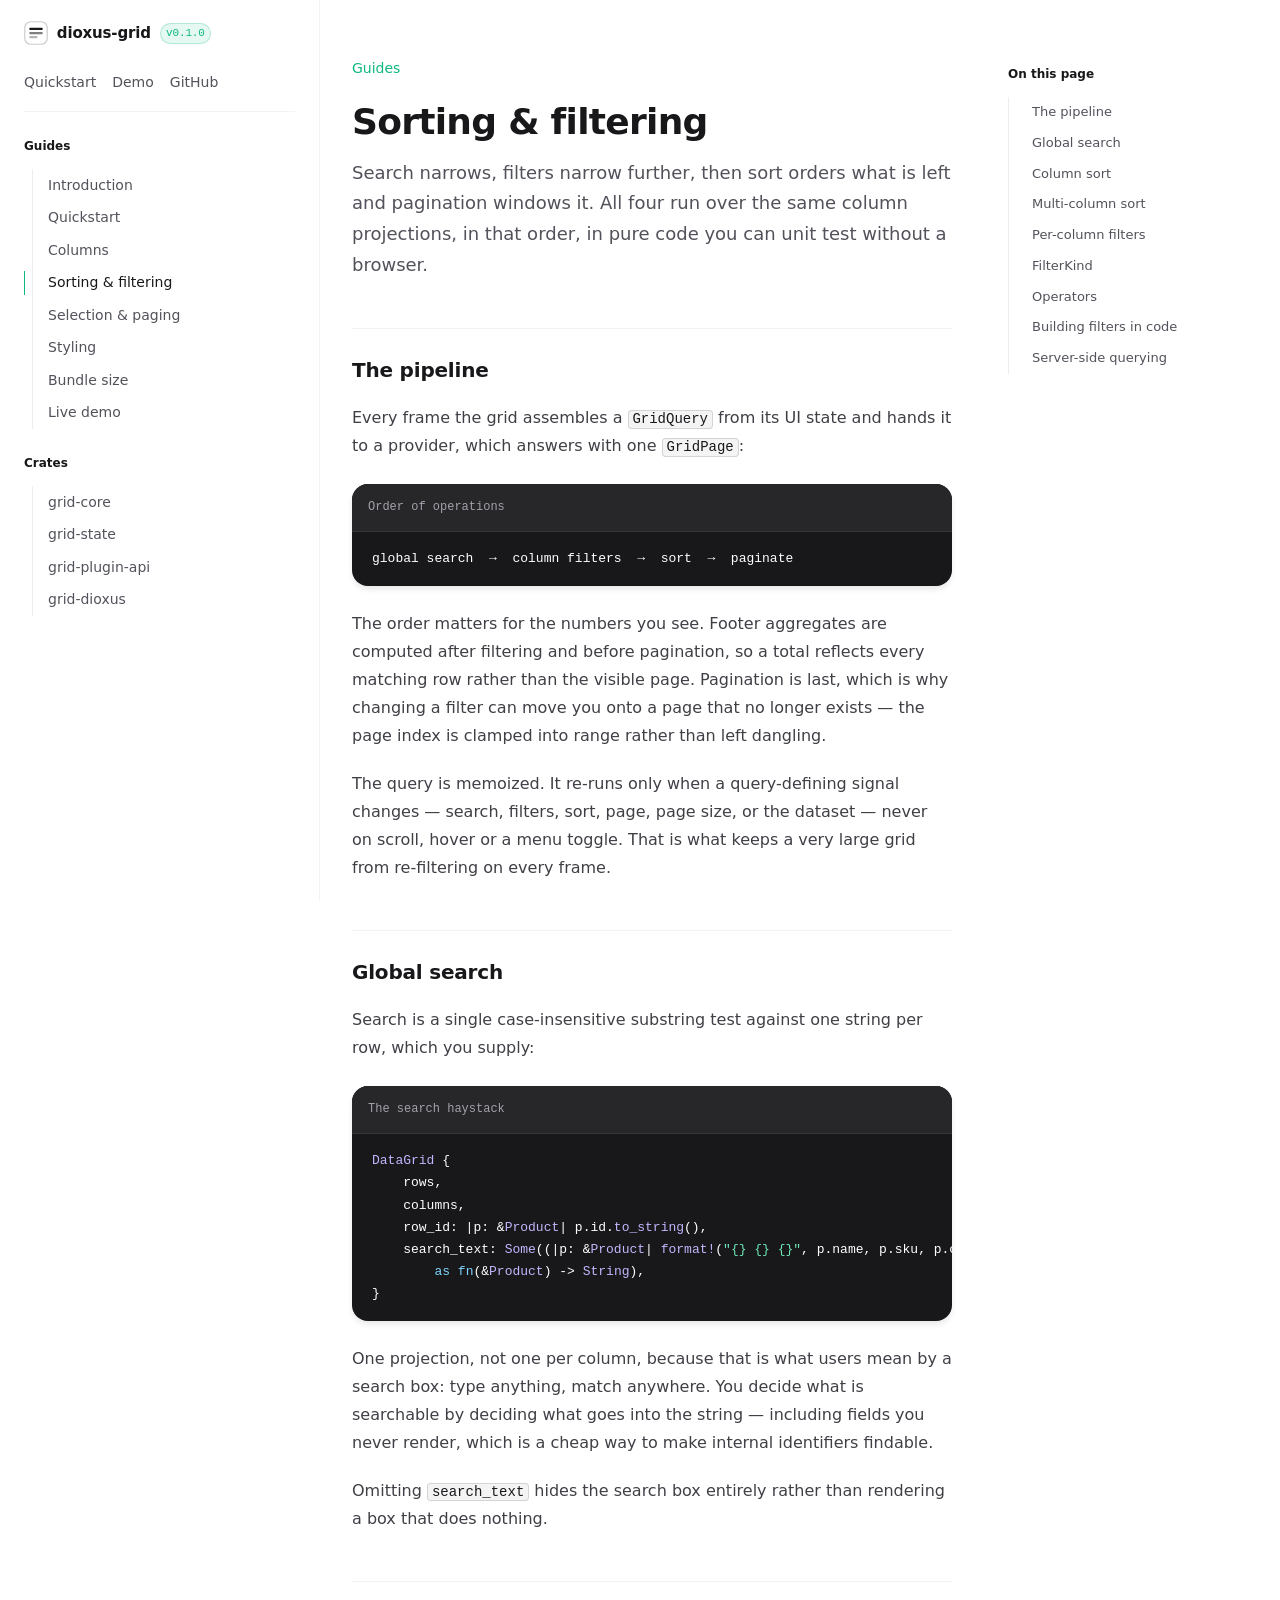
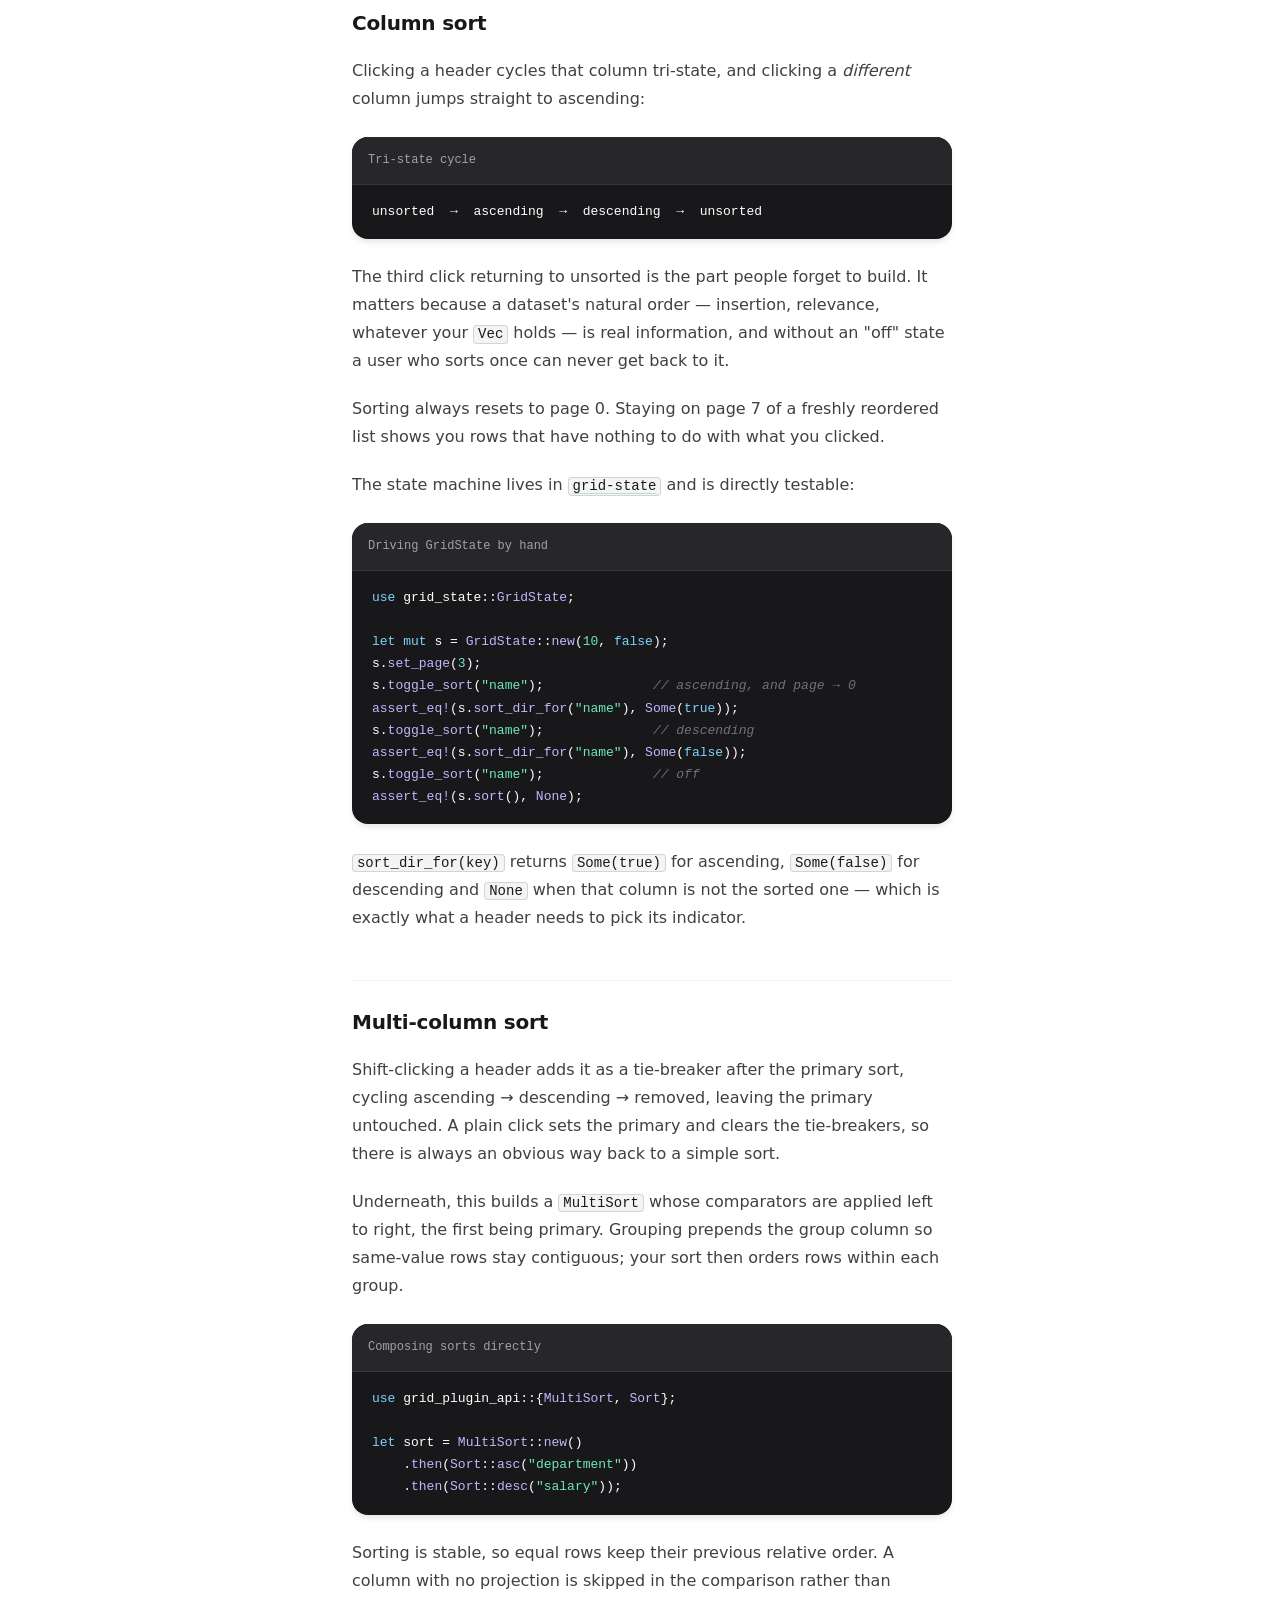
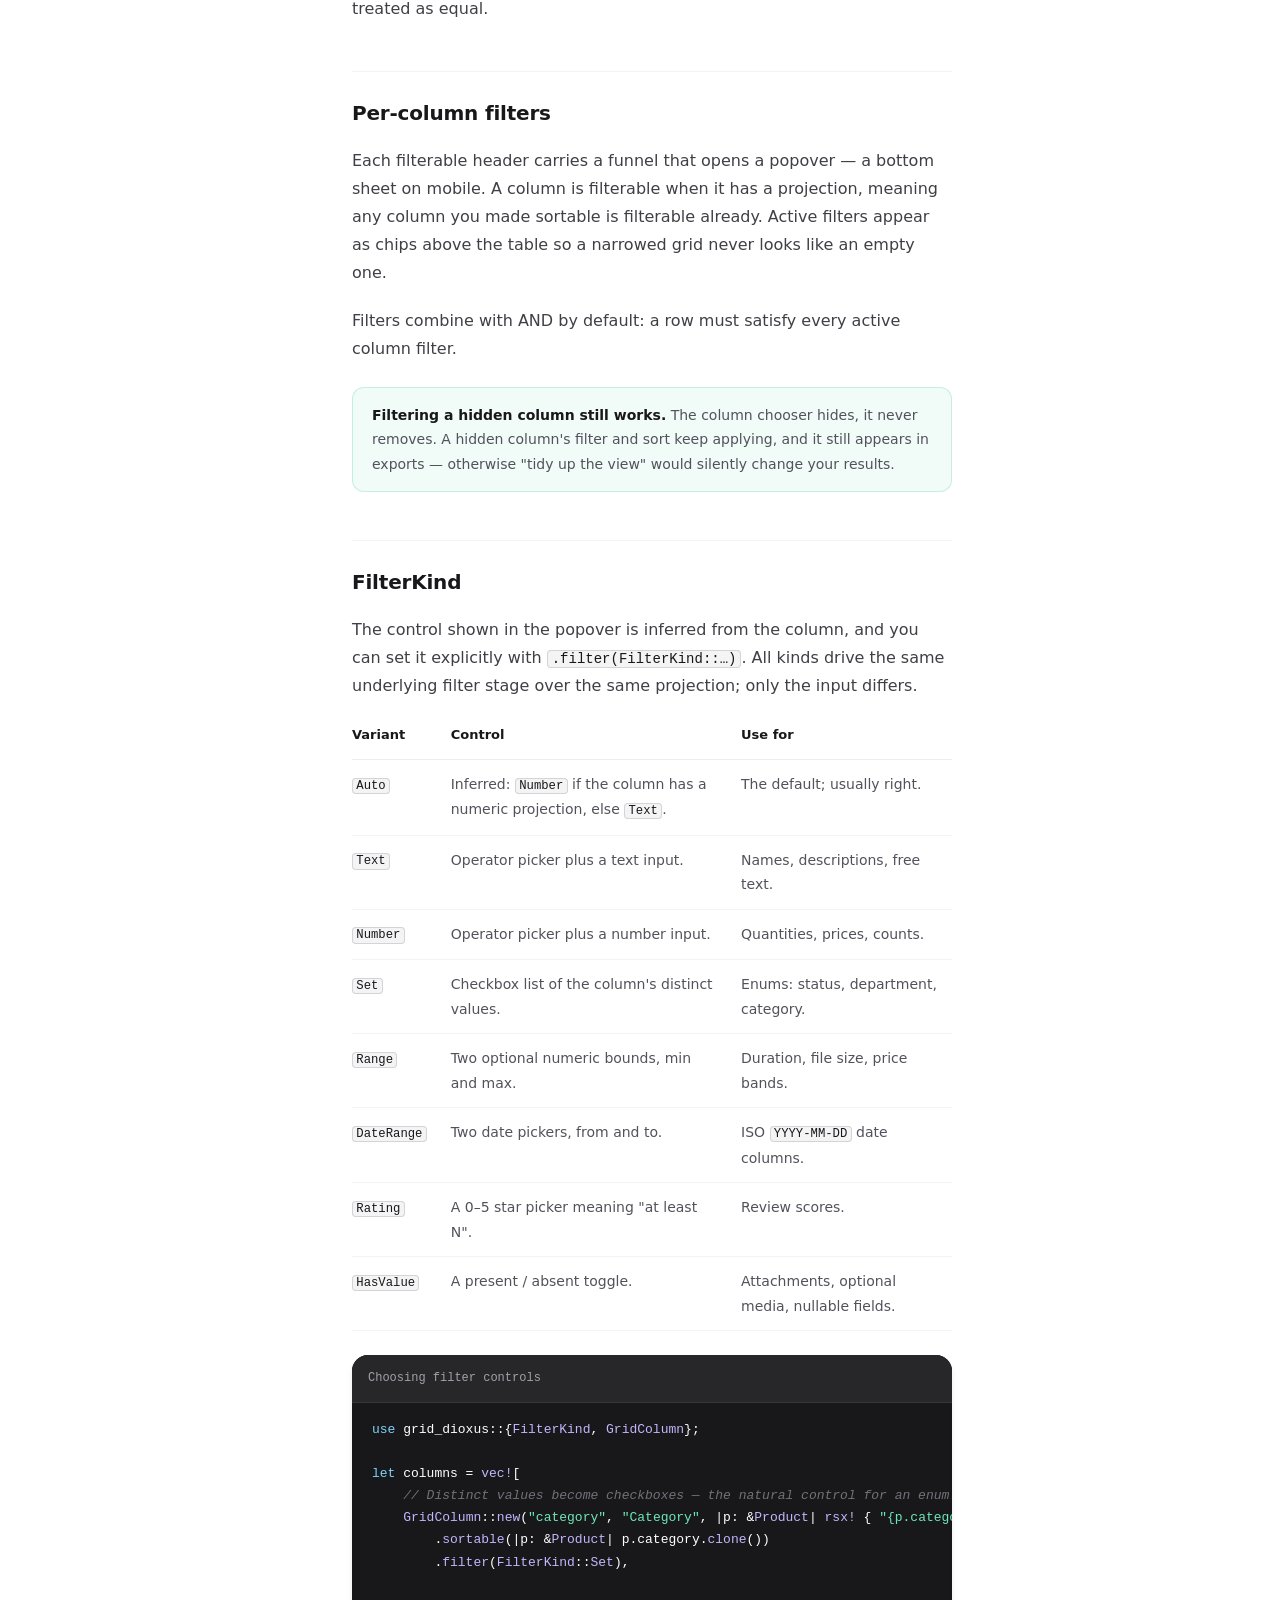
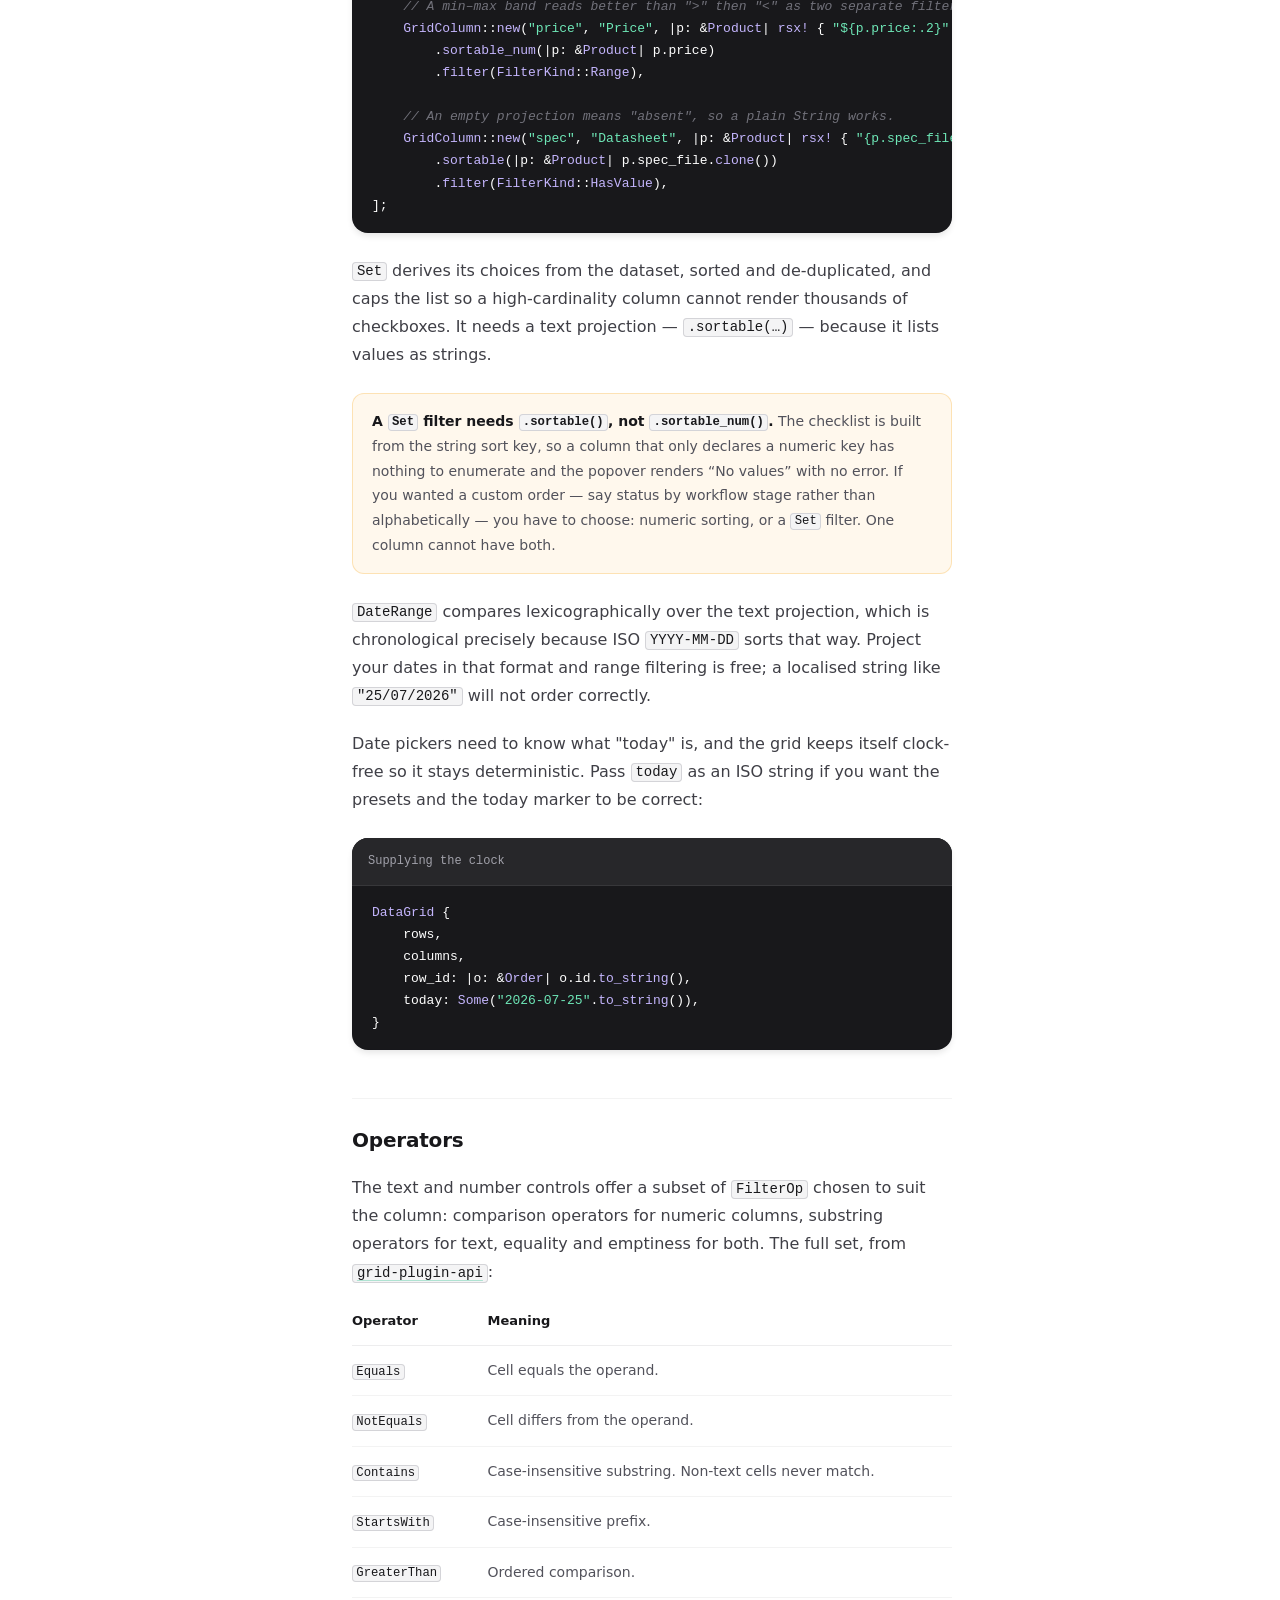
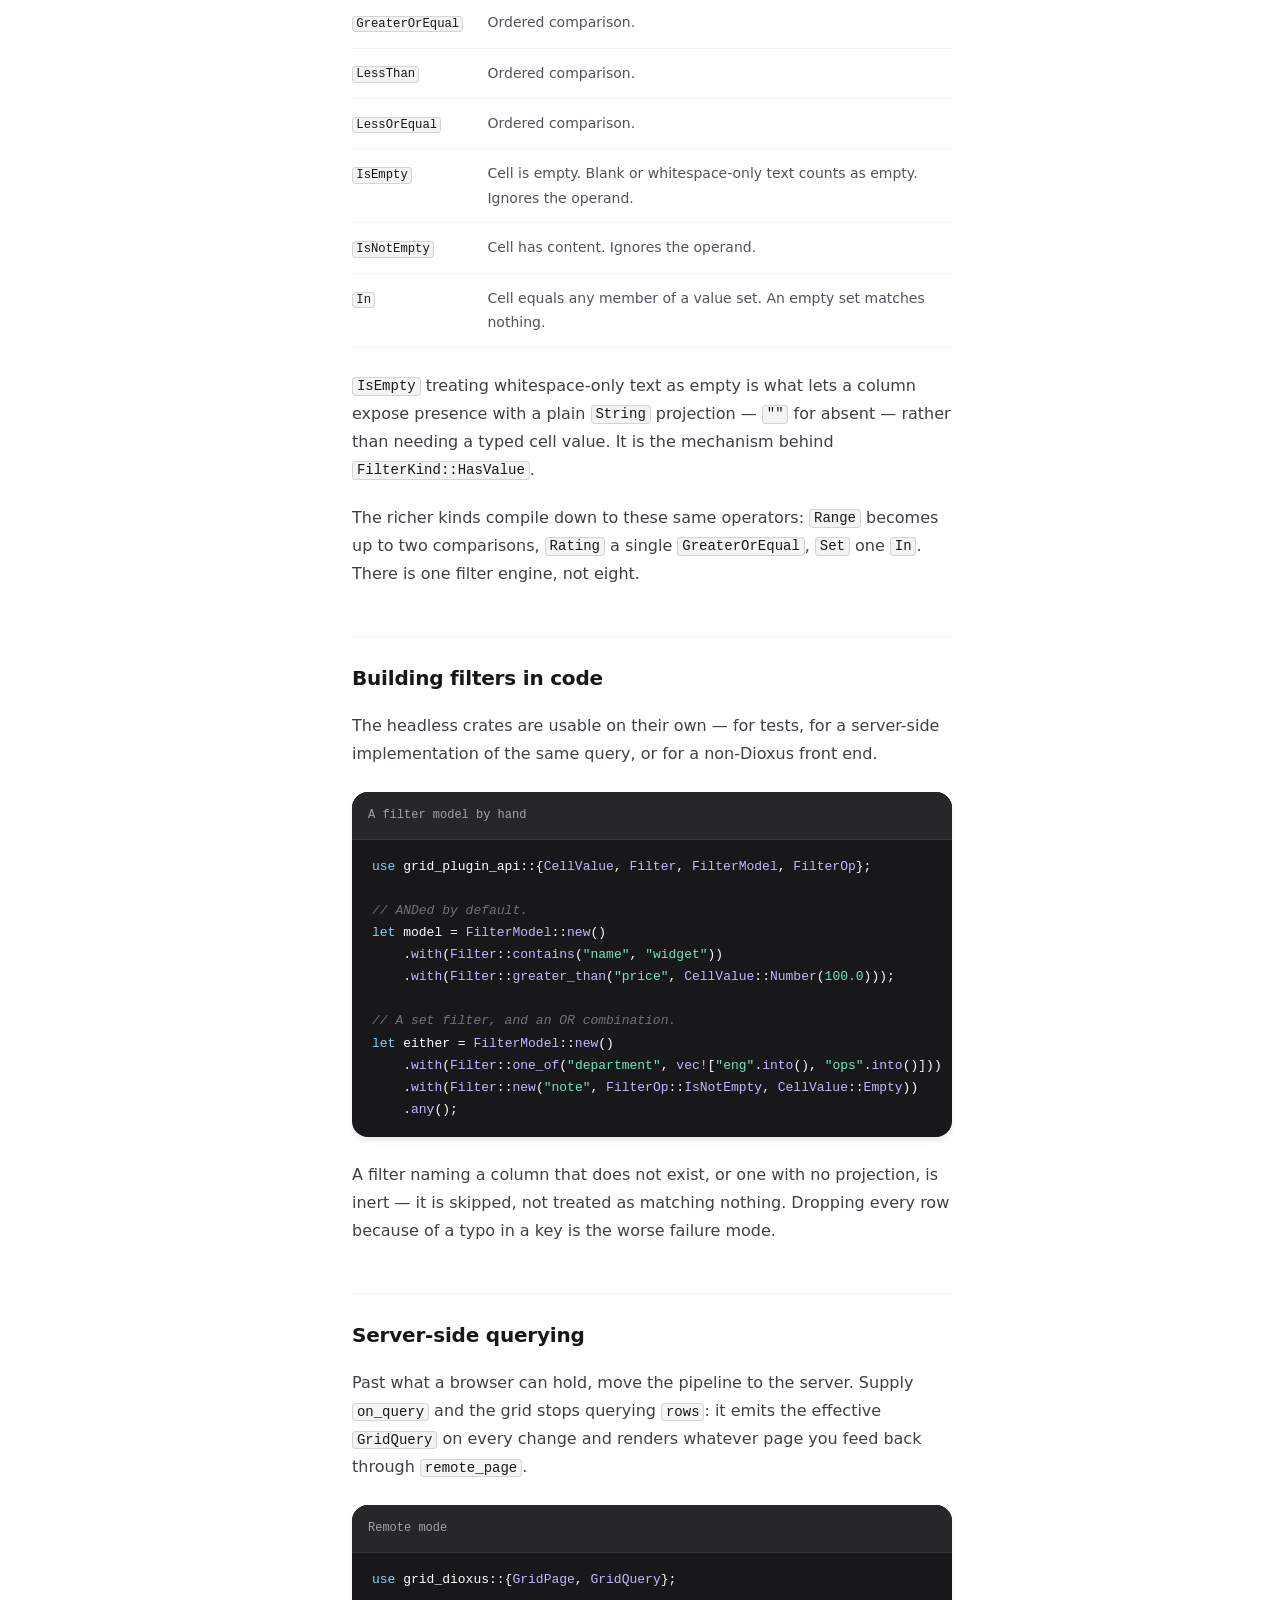
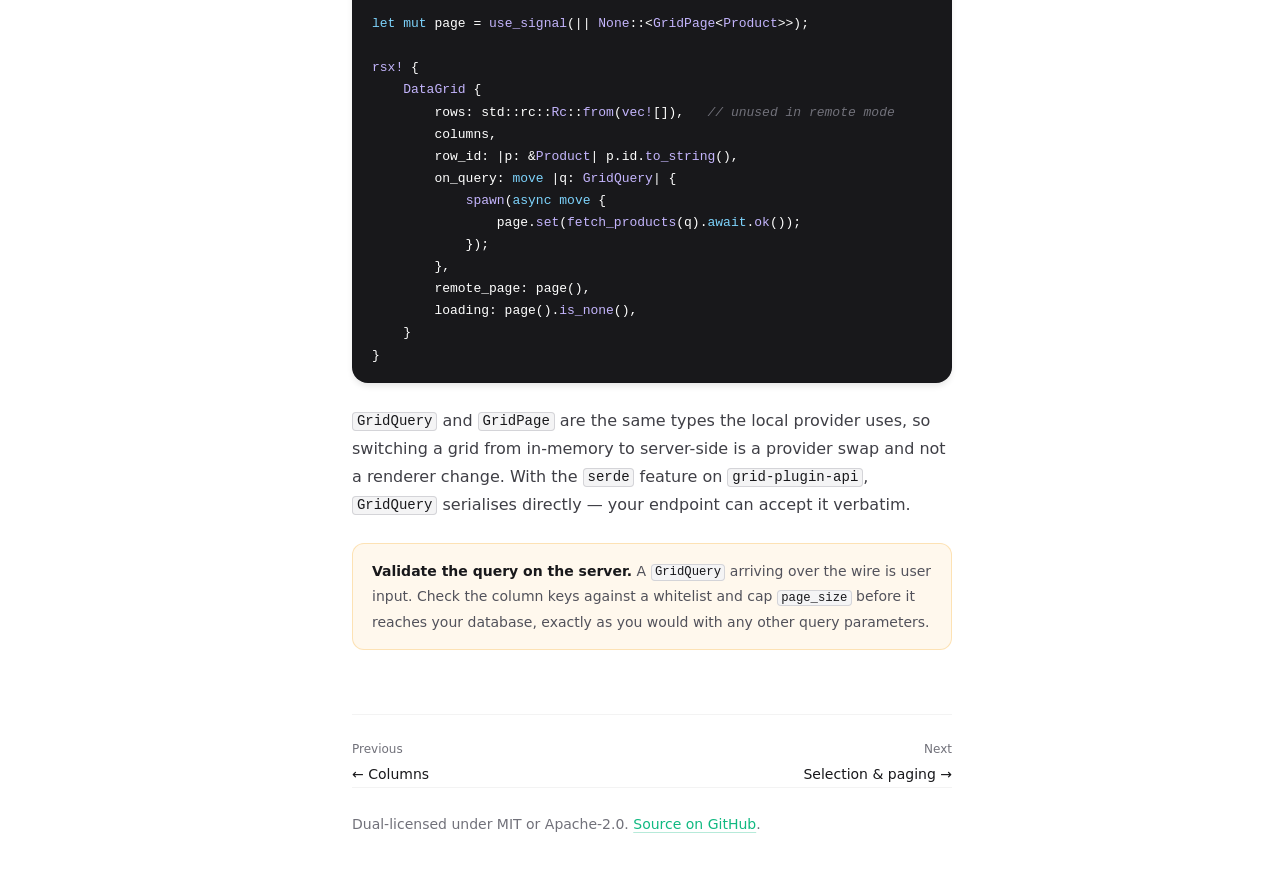
<file: docs/sorting-filtering.html>
<!doctype html>
<html lang="en">
<head>
<meta charset="utf-8">
<meta name="viewport" content="width=device-width, initial-scale=1">
<title>Sorting &amp; filtering — dioxus-grid</title>
<meta name="description" content="Tri-state column sort, shift-click multi-sort, global search, the per-column filter kinds and the FilterOp operators behind them.">
<link rel="icon" href="assets/favicon.svg">
<link rel="stylesheet" href="assets/docs.css">
</head>
<body>

<input type="checkbox" id="navToggle" class="nav-toggle" hidden>

<div class="mobile-bar">
  <label for="navToggle" class="nav-btn" aria-label="Toggle navigation">
    <svg width="20" height="20" viewBox="0 0 24 24" fill="none" stroke="currentColor" stroke-width="2" stroke-linecap="round"><path d="M3 6h18M3 12h18M3 18h18"/></svg>
  </label>
  <a class="brand" href="index.html">
    <svg viewBox="0 0 32 32" aria-hidden="true">
      <rect x="1" y="1" width="30" height="30" rx="8" fill="none" stroke="currentColor" stroke-opacity=".22" stroke-width="1.6"/>
      <g fill="currentColor">
        <rect x="7" y="9" width="18" height="3" rx="1.2"/>
        <rect x="7" y="14.5" width="18" height="3" rx="1.2" opacity=".55"/>
        <rect x="7" y="20" width="11" height="3" rx="1.2" opacity=".32"/>
      </g>
    </svg>
    dioxus-grid
  </a>
</div>

<aside class="sidebar">
  <a class="brand" href="index.html">
    <svg viewBox="0 0 32 32" aria-hidden="true">
      <rect x="1" y="1" width="30" height="30" rx="8" fill="none" stroke="currentColor" stroke-opacity=".22" stroke-width="1.6"/>
      <g fill="currentColor">
        <rect x="7" y="9" width="18" height="3" rx="1.2"/>
        <rect x="7" y="14.5" width="18" height="3" rx="1.2" opacity=".55"/>
        <rect x="7" y="20" width="11" height="3" rx="1.2" opacity=".32"/>
      </g>
    </svg>
    dioxus-grid
    <span class="ver">v0.1.0</span>
  </a>

  <div class="top-nav">
    <a href="quickstart.html">Quickstart</a>
    <a href="demo.html">Demo</a>
    <a href="https://github.com/iamAhsanMalik/dioxus-grid">GitHub</a>
  </div>

  <nav class="nav">
<div class="nav-group">
      <p class="nav-title">Guides</p>
      <ul>
        <li><a href="index.html">Introduction</a></li>
        <li><a href="quickstart.html">Quickstart</a></li>
        <li><a href="columns.html">Columns</a></li>
        <li><a href="sorting-filtering.html" aria-current="page">Sorting &amp; filtering</a></li>
        <li><a href="selection-paging.html">Selection &amp; paging</a></li>
        <li><a href="styling.html">Styling</a></li>
        <li><a href="bundle-size.html">Bundle size</a></li>
        <li><a href="demo.html">Live demo</a></li>
      </ul>
    </div>
    <div class="nav-group">
      <p class="nav-title">Crates</p>
      <ul>
        <li><a href="grid-core.html">grid-core</a></li>
        <li><a href="grid-state.html">grid-state</a></li>
        <li><a href="grid-plugin-api.html">grid-plugin-api</a></li>
        <li><a href="grid-dioxus.html">grid-dioxus</a></li>
      </ul>
    </div>
  </nav>
</aside>

<div class="content">

  <div class="article">
  <main class="main">
    <div class="prose">
      <p class="eyebrow">Guides</p>
      <h1>Sorting &amp; filtering</h1>
      <p class="lead">
        Search narrows, filters narrow further, then sort orders what is left and
        pagination windows it. All four run over the same column projections, in that
        order, in pure code you can unit test without a browser.
      </p>

      <h2 id="pipeline"><a class="anchor" href="#pipeline" aria-label="Link to this section">#</a>The pipeline</h2>
      <p>
        Every frame the grid assembles a <code>GridQuery</code> from its UI state and
        hands it to a provider, which answers with one <code>GridPage</code>:
      </p>

      <div class="code">
        <div class="code-head">Order of operations</div>
<pre><code>global search  →  column filters  →  sort  →  paginate</code></pre>
      </div>

      <p>
        The order matters for the numbers you see. Footer aggregates are computed
        after filtering and before pagination, so a total reflects every matching row
        rather than the visible page. Pagination is last, which is why changing a
        filter can move you onto a page that no longer exists — the page index is
        clamped into range rather than left dangling.
      </p>
      <p>
        The query is memoized. It re-runs only when a query-defining signal changes —
        search, filters, sort, page, page size, or the dataset — never on scroll,
        hover or a menu toggle. That is what keeps a very large grid from re-filtering
        on every frame.
      </p>

      <h2 id="search"><a class="anchor" href="#search" aria-label="Link to this section">#</a>Global search</h2>
      <p>
        Search is a single case-insensitive substring test against one string per
        row, which you supply:
      </p>

      <div class="code">
        <div class="code-head">The search haystack</div>
<pre><code><span class="t">DataGrid</span> {
    rows,
    columns,
    row_id: |p: &amp;<span class="t">Product</span>| p.id.<span class="f">to_string</span>(),
    search_text: <span class="t">Some</span>((|p: &amp;<span class="t">Product</span>| <span class="f">format!</span>(<span class="s">"{} {} {}"</span>, p.name, p.sku, p.category))
        <span class="k">as</span> <span class="k">fn</span>(&amp;<span class="t">Product</span>) -&gt; <span class="t">String</span>),
}</code></pre>
      </div>

      <p>
        One projection, not one per column, because that is what users mean by a
        search box: type anything, match anywhere. You decide what is searchable by
        deciding what goes into the string — including fields you never render, which
        is a cheap way to make internal identifiers findable.
      </p>
      <p>
        Omitting <code>search_text</code> hides the search box entirely rather than
        rendering a box that does nothing.
      </p>

      <h2 id="sorting"><a class="anchor" href="#sorting" aria-label="Link to this section">#</a>Column sort</h2>
      <p>
        Clicking a header cycles that column tri-state, and clicking a
        <em>different</em> column jumps straight to ascending:
      </p>

      <div class="code">
        <div class="code-head">Tri-state cycle</div>
<pre><code>unsorted  →  ascending  →  descending  →  unsorted</code></pre>
      </div>

      <p>
        The third click returning to unsorted is the part people forget to build. It
        matters because a dataset's natural order — insertion, relevance, whatever
        your <code>Vec</code> holds — is real information, and without an "off" state
        a user who sorts once can never get back to it.
      </p>
      <p>
        Sorting always resets to page 0. Staying on page 7 of a freshly reordered
        list shows you rows that have nothing to do with what you clicked.
      </p>
      <p>The state machine lives in <a href="grid-state.html"><code>grid-state</code></a> and is directly testable:</p>

      <div class="code">
        <div class="code-head">Driving GridState by hand</div>
<pre><code><span class="k">use</span> grid_state::<span class="t">GridState</span>;

<span class="k">let</span> <span class="k">mut</span> s = <span class="t">GridState</span>::<span class="f">new</span>(<span class="n">10</span>, <span class="k">false</span>);
s.<span class="f">set_page</span>(<span class="n">3</span>);
s.<span class="f">toggle_sort</span>(<span class="s">"name"</span>);              <span class="c">// ascending, and page → 0</span>
<span class="f">assert_eq!</span>(s.<span class="f">sort_dir_for</span>(<span class="s">"name"</span>), <span class="t">Some</span>(<span class="k">true</span>));
s.<span class="f">toggle_sort</span>(<span class="s">"name"</span>);              <span class="c">// descending</span>
<span class="f">assert_eq!</span>(s.<span class="f">sort_dir_for</span>(<span class="s">"name"</span>), <span class="t">Some</span>(<span class="k">false</span>));
s.<span class="f">toggle_sort</span>(<span class="s">"name"</span>);              <span class="c">// off</span>
<span class="f">assert_eq!</span>(s.<span class="f">sort</span>(), <span class="t">None</span>);</code></pre>
      </div>

      <p>
        <code>sort_dir_for(key)</code> returns <code>Some(true)</code> for ascending,
        <code>Some(false)</code> for descending and <code>None</code> when that column
        is not the sorted one — which is exactly what a header needs to pick its
        indicator.
      </p>

      <h2 id="multi-sort"><a class="anchor" href="#multi-sort" aria-label="Link to this section">#</a>Multi-column sort</h2>
      <p>
        Shift-clicking a header adds it as a tie-breaker after the primary sort,
        cycling ascending → descending → removed, leaving the primary untouched. A
        plain click sets the primary and clears the tie-breakers, so there is always
        an obvious way back to a simple sort.
      </p>
      <p>
        Underneath, this builds a <code>MultiSort</code> whose comparators are
        applied left to right, the first being primary. Grouping prepends the group
        column so same-value rows stay contiguous; your sort then orders rows within
        each group.
      </p>

      <div class="code">
        <div class="code-head">Composing sorts directly</div>
<pre><code><span class="k">use</span> grid_plugin_api::{<span class="t">MultiSort</span>, <span class="t">Sort</span>};

<span class="k">let</span> sort = <span class="t">MultiSort</span>::<span class="f">new</span>()
    .<span class="f">then</span>(<span class="t">Sort</span>::<span class="f">asc</span>(<span class="s">"department"</span>))
    .<span class="f">then</span>(<span class="t">Sort</span>::<span class="f">desc</span>(<span class="s">"salary"</span>));</code></pre>
      </div>

      <p>
        Sorting is stable, so equal rows keep their previous relative order. A column
        with no projection is skipped in the comparison rather than treated as equal.
      </p>

      <h2 id="filters"><a class="anchor" href="#filters" aria-label="Link to this section">#</a>Per-column filters</h2>
      <p>
        Each filterable header carries a funnel that opens a popover — a bottom sheet
        on mobile. A column is filterable when it has a projection, meaning any
        column you made sortable is filterable already. Active filters appear as
        chips above the table so a narrowed grid never looks like an empty one.
      </p>
      <p>
        Filters combine with AND by default: a row must satisfy every active column
        filter.
      </p>

      <div class="note">
        <div>
          <strong>Filtering a hidden column still works.</strong>
          The column chooser hides, it never removes. A hidden column's filter and
          sort keep applying, and it still appears in exports — otherwise "tidy up
          the view" would silently change your results.
        </div>
      </div>

      <h2 id="filter-kinds"><a class="anchor" href="#filter-kinds" aria-label="Link to this section">#</a>FilterKind</h2>
      <p>
        The control shown in the popover is inferred from the column, and you can set
        it explicitly with <code>.filter(FilterKind::…)</code>. All kinds drive the
        same underlying filter stage over the same projection; only the input differs.
      </p>

      <div class="table-wrap">
        <table>
          <thead>
            <tr><th>Variant</th><th>Control</th><th>Use for</th></tr>
          </thead>
          <tbody>
            <tr><td><code>Auto</code></td><td>Inferred: <code>Number</code> if the column has a numeric projection, else <code>Text</code>.</td><td>The default; usually right.</td></tr>
            <tr><td><code>Text</code></td><td>Operator picker plus a text input.</td><td>Names, descriptions, free text.</td></tr>
            <tr><td><code>Number</code></td><td>Operator picker plus a number input.</td><td>Quantities, prices, counts.</td></tr>
            <tr><td><code>Set</code></td><td>Checkbox list of the column's distinct values.</td><td>Enums: status, department, category.</td></tr>
            <tr><td><code>Range</code></td><td>Two optional numeric bounds, min and max.</td><td>Duration, file size, price bands.</td></tr>
            <tr><td><code>DateRange</code></td><td>Two date pickers, from and to.</td><td>ISO <code>YYYY-MM-DD</code> date columns.</td></tr>
            <tr><td><code>Rating</code></td><td>A 0–5 star picker meaning "at least N".</td><td>Review scores.</td></tr>
            <tr><td><code>HasValue</code></td><td>A present / absent toggle.</td><td>Attachments, optional media, nullable fields.</td></tr>
          </tbody>
        </table>
      </div>

      <div class="code">
        <div class="code-head">Choosing filter controls</div>
<pre><code><span class="k">use</span> grid_dioxus::{<span class="t">FilterKind</span>, <span class="t">GridColumn</span>};

<span class="k">let</span> columns = <span class="f">vec!</span>[
    <span class="c">// Distinct values become checkboxes — the natural control for an enum.</span>
    <span class="t">GridColumn</span>::<span class="f">new</span>(<span class="s">"category"</span>, <span class="s">"Category"</span>, |p: &amp;<span class="t">Product</span>| <span class="f">rsx!</span> { <span class="s">"{p.category}"</span> })
        .<span class="f">sortable</span>(|p: &amp;<span class="t">Product</span>| p.category.<span class="f">clone</span>())
        .<span class="f">filter</span>(<span class="t">FilterKind</span>::<span class="t">Set</span>),

    <span class="c">// A min–max band reads better than "&gt;" then "&lt;" as two separate filters.</span>
    <span class="t">GridColumn</span>::<span class="f">new</span>(<span class="s">"price"</span>, <span class="s">"Price"</span>, |p: &amp;<span class="t">Product</span>| <span class="f">rsx!</span> { <span class="s">"${p.price:.2}"</span> })
        .<span class="f">sortable_num</span>(|p: &amp;<span class="t">Product</span>| p.price)
        .<span class="f">filter</span>(<span class="t">FilterKind</span>::<span class="t">Range</span>),

    <span class="c">// An empty projection means "absent", so a plain String works.</span>
    <span class="t">GridColumn</span>::<span class="f">new</span>(<span class="s">"spec"</span>, <span class="s">"Datasheet"</span>, |p: &amp;<span class="t">Product</span>| <span class="f">rsx!</span> { <span class="s">"{p.spec_file}"</span> })
        .<span class="f">sortable</span>(|p: &amp;<span class="t">Product</span>| p.spec_file.<span class="f">clone</span>())
        .<span class="f">filter</span>(<span class="t">FilterKind</span>::<span class="t">HasValue</span>),
];</code></pre>
      </div>

      <p>
        <code>Set</code> derives its choices from the dataset, sorted and
        de-duplicated, and caps the list so a high-cardinality column cannot render
        thousands of checkboxes. It needs a text projection —
        <code>.sortable(…)</code> — because it lists values as strings.
      </p>
      <div class="note note-warn">
        <div>
          <strong>A <code>Set</code> filter needs <code>.sortable()</code>, not
          <code>.sortable_num()</code>.</strong>
          The checklist is built from the string sort key, so a column that only
          declares a numeric key has nothing to enumerate and the popover renders
          “No values” with no error. If you wanted a custom order — say status by
          workflow stage rather than alphabetically — you have to choose: numeric
          sorting, or a <code>Set</code> filter. One column cannot have both.
        </div>
      </div>
      <p>
        <code>DateRange</code> compares lexicographically over the text projection,
        which is chronological precisely because ISO <code>YYYY-MM-DD</code> sorts
        that way. Project your dates in that format and range filtering is free; a
        localised string like <code>"25/07/2026"</code> will not order correctly.
      </p>
      <p>
        Date pickers need to know what "today" is, and the grid keeps itself
        clock-free so it stays deterministic. Pass <code>today</code> as an ISO
        string if you want the presets and the today marker to be correct:
      </p>

      <div class="code">
        <div class="code-head">Supplying the clock</div>
<pre><code><span class="t">DataGrid</span> {
    rows,
    columns,
    row_id: |o: &amp;<span class="t">Order</span>| o.id.<span class="f">to_string</span>(),
    today: <span class="t">Some</span>(<span class="s">"2026-07-25"</span>.<span class="f">to_string</span>()),
}</code></pre>
      </div>

      <h2 id="operators"><a class="anchor" href="#operators" aria-label="Link to this section">#</a>Operators</h2>
      <p>
        The text and number controls offer a subset of <code>FilterOp</code> chosen to
        suit the column: comparison operators for numeric columns, substring
        operators for text, equality and emptiness for both. The full set, from
        <a href="grid-plugin-api.html"><code>grid-plugin-api</code></a>:
      </p>

      <div class="table-wrap">
        <table>
          <thead>
            <tr><th>Operator</th><th>Meaning</th></tr>
          </thead>
          <tbody>
            <tr><td><code>Equals</code></td><td>Cell equals the operand.</td></tr>
            <tr><td><code>NotEquals</code></td><td>Cell differs from the operand.</td></tr>
            <tr><td><code>Contains</code></td><td>Case-insensitive substring. Non-text cells never match.</td></tr>
            <tr><td><code>StartsWith</code></td><td>Case-insensitive prefix.</td></tr>
            <tr><td><code>GreaterThan</code></td><td>Ordered comparison.</td></tr>
            <tr><td><code>GreaterOrEqual</code></td><td>Ordered comparison.</td></tr>
            <tr><td><code>LessThan</code></td><td>Ordered comparison.</td></tr>
            <tr><td><code>LessOrEqual</code></td><td>Ordered comparison.</td></tr>
            <tr><td><code>IsEmpty</code></td><td>Cell is empty. Blank or whitespace-only text counts as empty. Ignores the operand.</td></tr>
            <tr><td><code>IsNotEmpty</code></td><td>Cell has content. Ignores the operand.</td></tr>
            <tr><td><code>In</code></td><td>Cell equals any member of a value set. An empty set matches nothing.</td></tr>
          </tbody>
        </table>
      </div>

      <p>
        <code>IsEmpty</code> treating whitespace-only text as empty is what lets a
        column expose presence with a plain <code>String</code> projection —
        <code>""</code> for absent — rather than needing a typed cell value. It is
        the mechanism behind <code>FilterKind::HasValue</code>.
      </p>
      <p>
        The richer kinds compile down to these same operators: <code>Range</code>
        becomes up to two comparisons, <code>Rating</code> a single
        <code>GreaterOrEqual</code>, <code>Set</code> one <code>In</code>. There is
        one filter engine, not eight.
      </p>

      <h2 id="programmatic"><a class="anchor" href="#programmatic" aria-label="Link to this section">#</a>Building filters in code</h2>
      <p>
        The headless crates are usable on their own — for tests, for a server-side
        implementation of the same query, or for a non-Dioxus front end.
      </p>

      <div class="code">
        <div class="code-head">A filter model by hand</div>
<pre><code><span class="k">use</span> grid_plugin_api::{<span class="t">CellValue</span>, <span class="t">Filter</span>, <span class="t">FilterModel</span>, <span class="t">FilterOp</span>};

<span class="c">// ANDed by default.</span>
<span class="k">let</span> model = <span class="t">FilterModel</span>::<span class="f">new</span>()
    .<span class="f">with</span>(<span class="t">Filter</span>::<span class="f">contains</span>(<span class="s">"name"</span>, <span class="s">"widget"</span>))
    .<span class="f">with</span>(<span class="t">Filter</span>::<span class="f">greater_than</span>(<span class="s">"price"</span>, <span class="t">CellValue</span>::<span class="t">Number</span>(<span class="n">100.0</span>)));

<span class="c">// A set filter, and an OR combination.</span>
<span class="k">let</span> either = <span class="t">FilterModel</span>::<span class="f">new</span>()
    .<span class="f">with</span>(<span class="t">Filter</span>::<span class="f">one_of</span>(<span class="s">"department"</span>, <span class="f">vec!</span>[<span class="s">"eng"</span>.<span class="f">into</span>(), <span class="s">"ops"</span>.<span class="f">into</span>()]))
    .<span class="f">with</span>(<span class="t">Filter</span>::<span class="f">new</span>(<span class="s">"note"</span>, <span class="t">FilterOp</span>::<span class="t">IsNotEmpty</span>, <span class="t">CellValue</span>::<span class="t">Empty</span>))
    .<span class="f">any</span>();</code></pre>
      </div>

      <p>
        A filter naming a column that does not exist, or one with no projection, is
        inert — it is skipped, not treated as matching nothing. Dropping every row
        because of a typo in a key is the worse failure mode.
      </p>

      <h2 id="remote"><a class="anchor" href="#remote" aria-label="Link to this section">#</a>Server-side querying</h2>
      <p>
        Past what a browser can hold, move the pipeline to the server. Supply
        <code>on_query</code> and the grid stops querying <code>rows</code>: it emits
        the effective <code>GridQuery</code> on every change and renders whatever page
        you feed back through <code>remote_page</code>.
      </p>

      <div class="code">
        <div class="code-head">Remote mode</div>
<pre><code><span class="k">use</span> grid_dioxus::{<span class="t">GridPage</span>, <span class="t">GridQuery</span>};

<span class="k">let</span> <span class="k">mut</span> page = <span class="f">use_signal</span>(|| <span class="t">None</span>::&lt;<span class="t">GridPage</span>&lt;<span class="t">Product</span>&gt;&gt;);

<span class="f">rsx!</span> {
    <span class="t">DataGrid</span> {
        rows: std::rc::<span class="t">Rc</span>::<span class="f">from</span>(<span class="f">vec!</span>[]),   <span class="c">// unused in remote mode</span>
        columns,
        row_id: |p: &amp;<span class="t">Product</span>| p.id.<span class="f">to_string</span>(),
        on_query: <span class="k">move</span> |q: <span class="t">GridQuery</span>| {
            <span class="f">spawn</span>(<span class="k">async</span> <span class="k">move</span> {
                page.<span class="f">set</span>(<span class="f">fetch_products</span>(q).<span class="k">await</span>.<span class="f">ok</span>());
            });
        },
        remote_page: page(),
        loading: page().<span class="f">is_none</span>(),
    }
}</code></pre>
      </div>

      <p>
        <code>GridQuery</code> and <code>GridPage</code> are the same types the local
        provider uses, so switching a grid from in-memory to server-side is a provider
        swap and not a renderer change. With the <code>serde</code> feature on
        <code>grid-plugin-api</code>, <code>GridQuery</code> serialises directly —
        your endpoint can accept it verbatim.
      </p>

      <div class="note note-warn">
        <div>
          <strong>Validate the query on the server.</strong>
          A <code>GridQuery</code> arriving over the wire is user input. Check the
          column keys against a whitelist and cap <code>page_size</code> before it
          reaches your database, exactly as you would with any other query
          parameters.
        </div>
      </div>

      <div class="pager">
        <a href="columns.html"><span>Previous</span>← Columns</a>
        <a class="next" href="selection-paging.html"><span>Next</span>Selection &amp; paging →</a>
      </div>

      <p class="ftr">
        Dual-licensed under MIT or Apache-2.0.
        <a href="https://github.com/iamAhsanMalik/dioxus-grid">Source on GitHub</a>.
      </p>
    </div>
  </main>

  <nav class="toc" aria-label="On this page">
    <p class="toc-title">On this page</p>
    <ul>
      <li><a href="#pipeline">The pipeline</a></li>
      <li><a href="#search">Global search</a></li>
      <li><a href="#sorting">Column sort</a></li>
      <li><a href="#multi-sort">Multi-column sort</a></li>
      <li><a href="#filters">Per-column filters</a></li>
      <li><a href="#filter-kinds">FilterKind</a></li>
      <li><a href="#operators">Operators</a></li>
      <li><a href="#programmatic">Building filters in code</a></li>
      <li><a href="#remote">Server-side querying</a></li>
    </ul>
  </nav>
  </div>

</div>
<nav class="bottom-nav" aria-label="Quick navigation">
  <a href="index.html"><svg viewBox="0 0 24 24" fill="none" stroke="currentColor" stroke-width="1.7" stroke-linecap="round" stroke-linejoin="round" aria-hidden="true"><path d="M3 9.5 12 3l9 6.5"/><path d="M5 10.5V21h14V10.5"/></svg>Home</a>
  <a href="quickstart.html" aria-current="page"><svg viewBox="0 0 24 24" fill="none" stroke="currentColor" stroke-width="1.7" stroke-linecap="round" stroke-linejoin="round" aria-hidden="true"><path d="M4 5.5A2.5 2.5 0 0 1 6.5 3H20v15H6.5A2.5 2.5 0 0 0 4 20.5z"/><path d="M4 5.5v15"/></svg>Quickstart</a>
  <a href="demo.html"><svg viewBox="0 0 24 24" fill="none" stroke="currentColor" stroke-width="1.7" stroke-linecap="round" stroke-linejoin="round" aria-hidden="true"><rect x="3" y="3" width="7" height="7" rx="1.5"/><rect x="14" y="3" width="7" height="7" rx="1.5"/><rect x="3" y="14" width="7" height="7" rx="1.5"/><rect x="14" y="14" width="7" height="7" rx="1.5"/></svg>Demo</a>
  <a href="grid-core.html"><svg viewBox="0 0 24 24" fill="none" stroke="currentColor" stroke-width="1.7" stroke-linecap="round" stroke-linejoin="round" aria-hidden="true"><path d="M8 6 3 12l5 6"/><path d="m16 6 5 6-5 6"/></svg>Crates</a>
</nav>
<script src="assets/docs.js" defer></script>
</body>
</html>
</file>
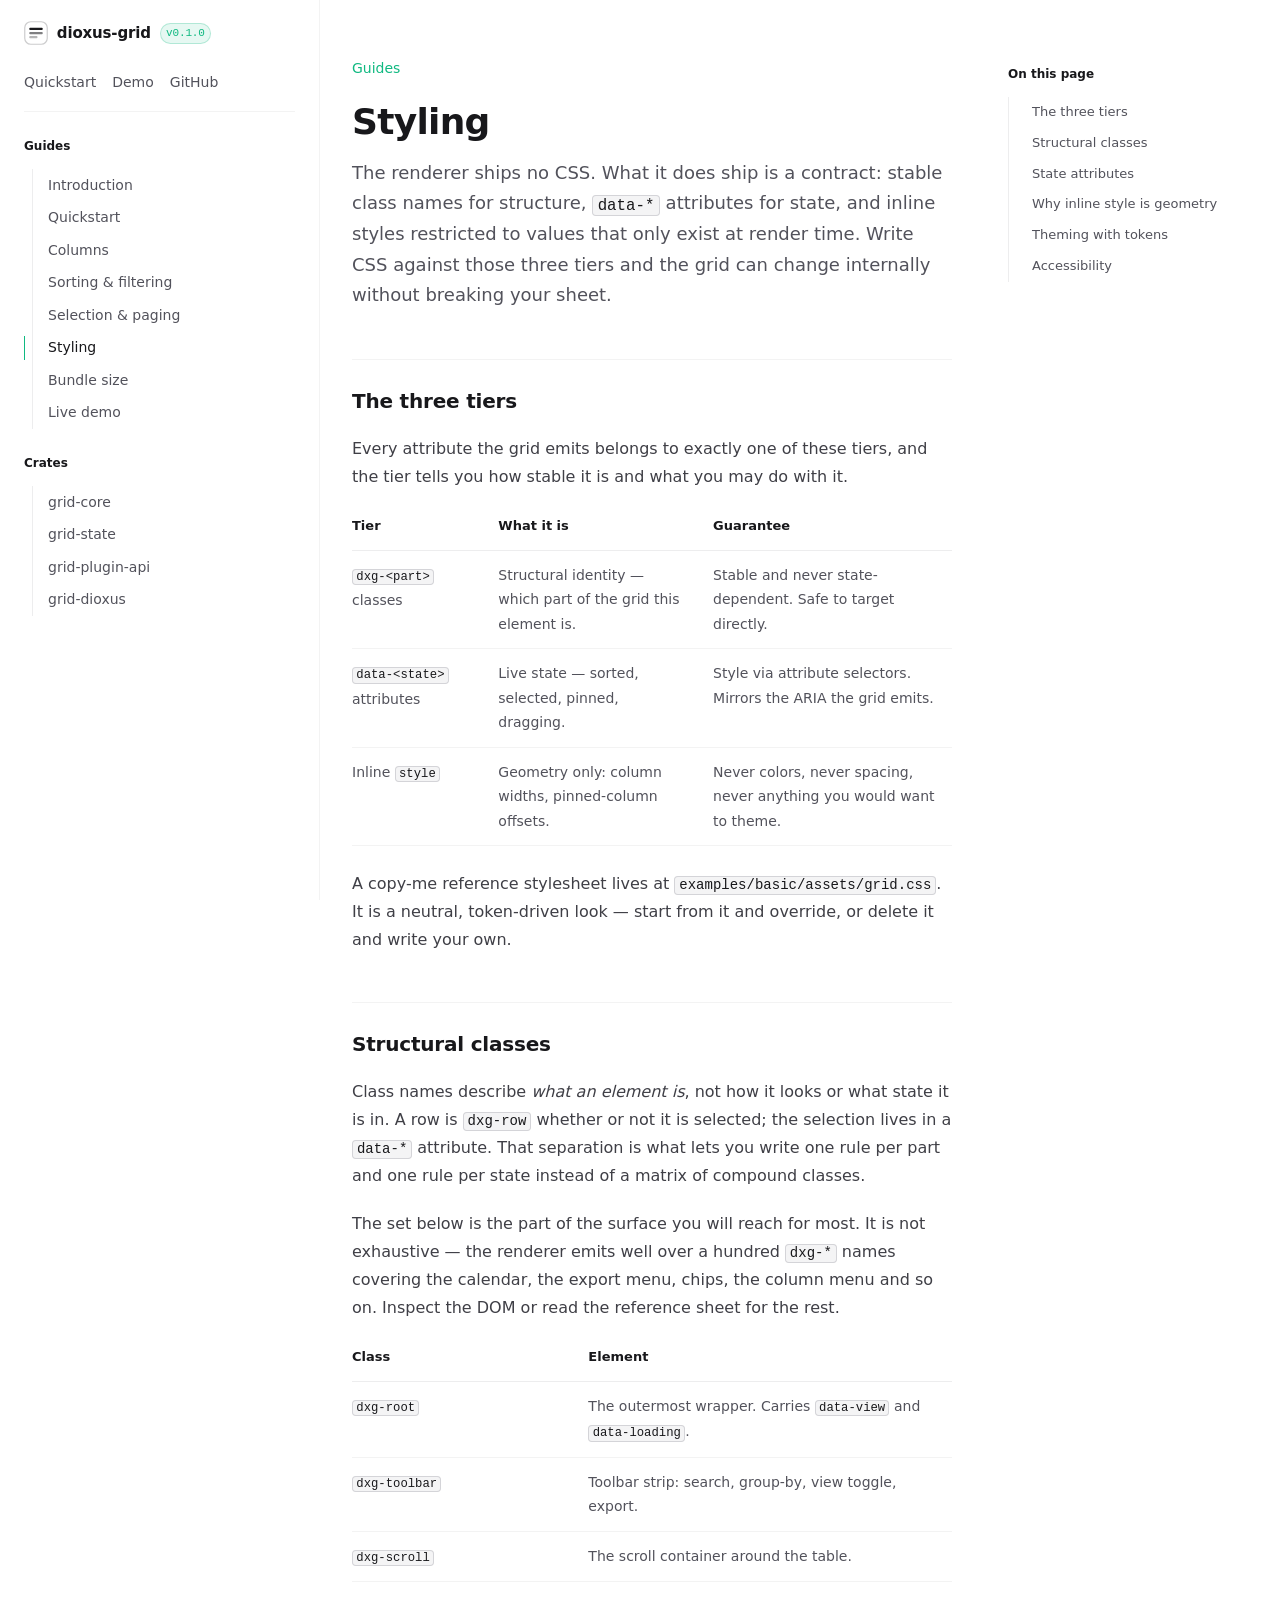
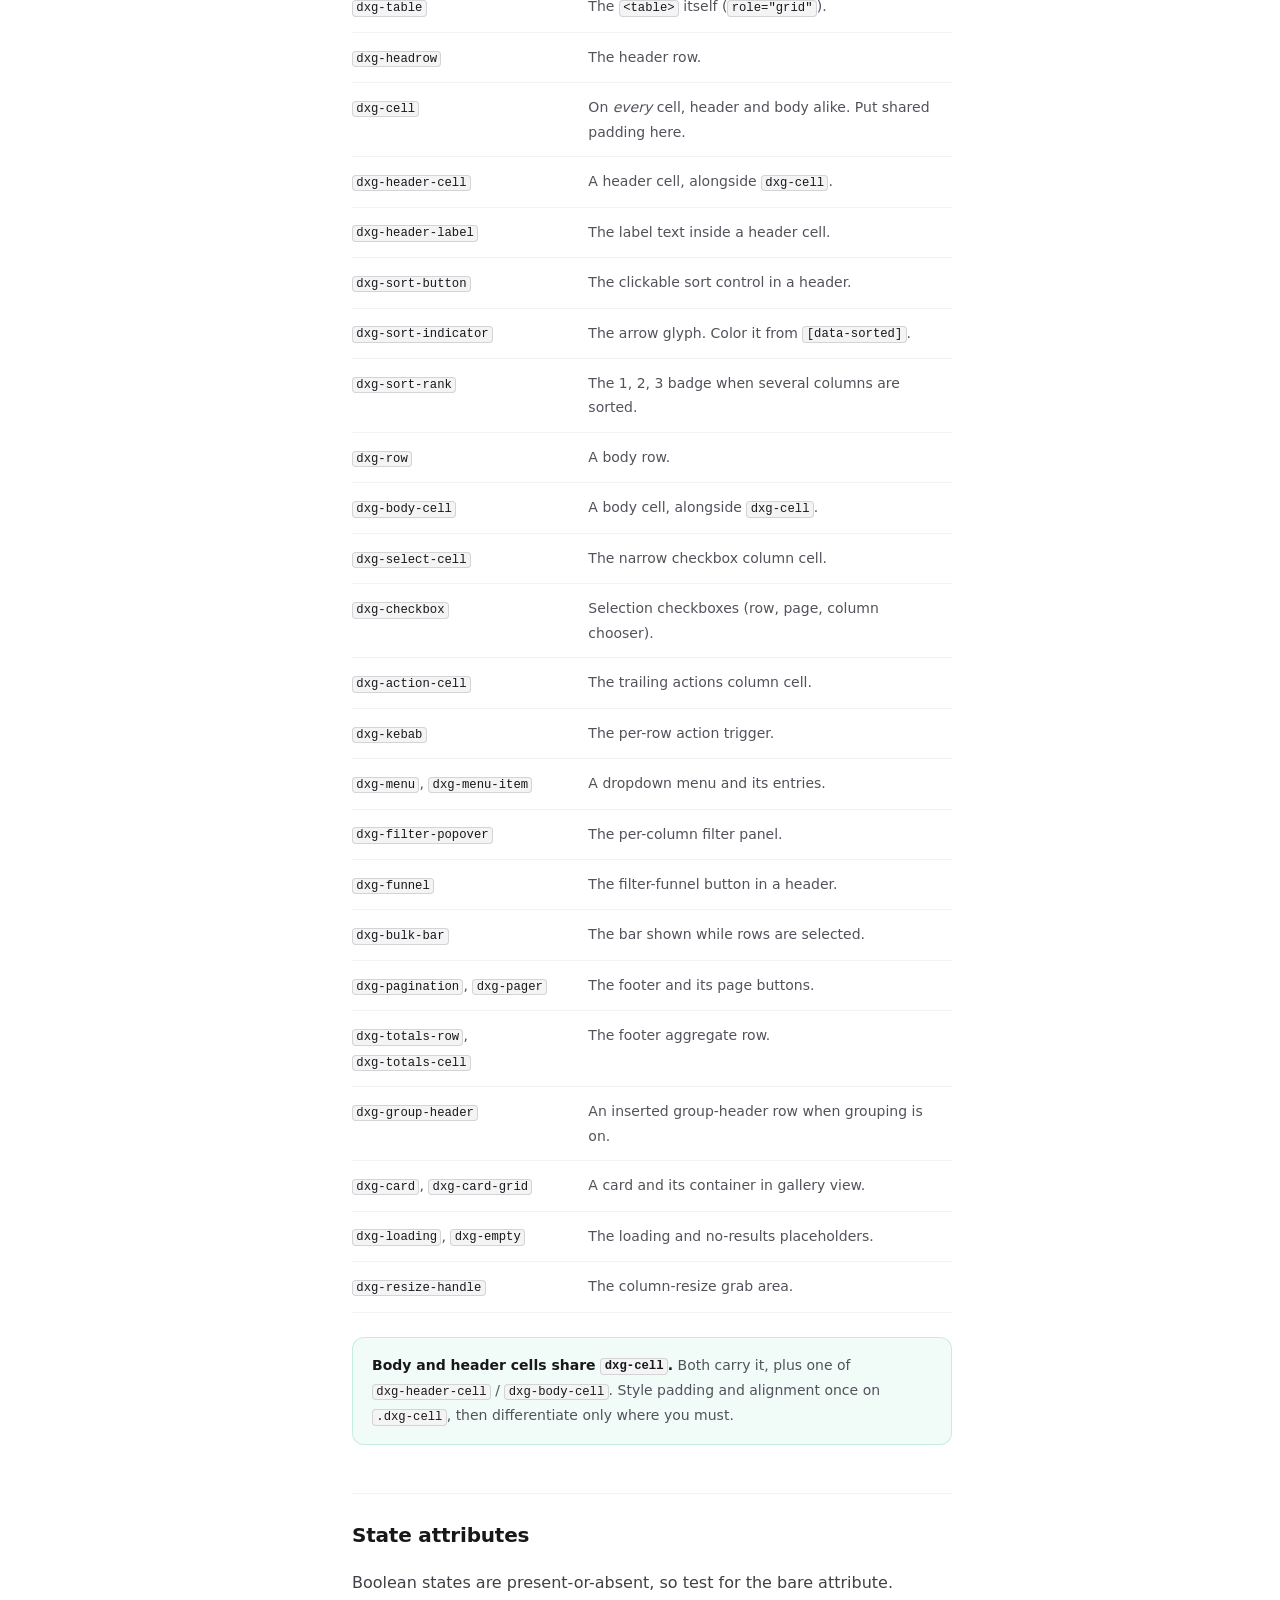
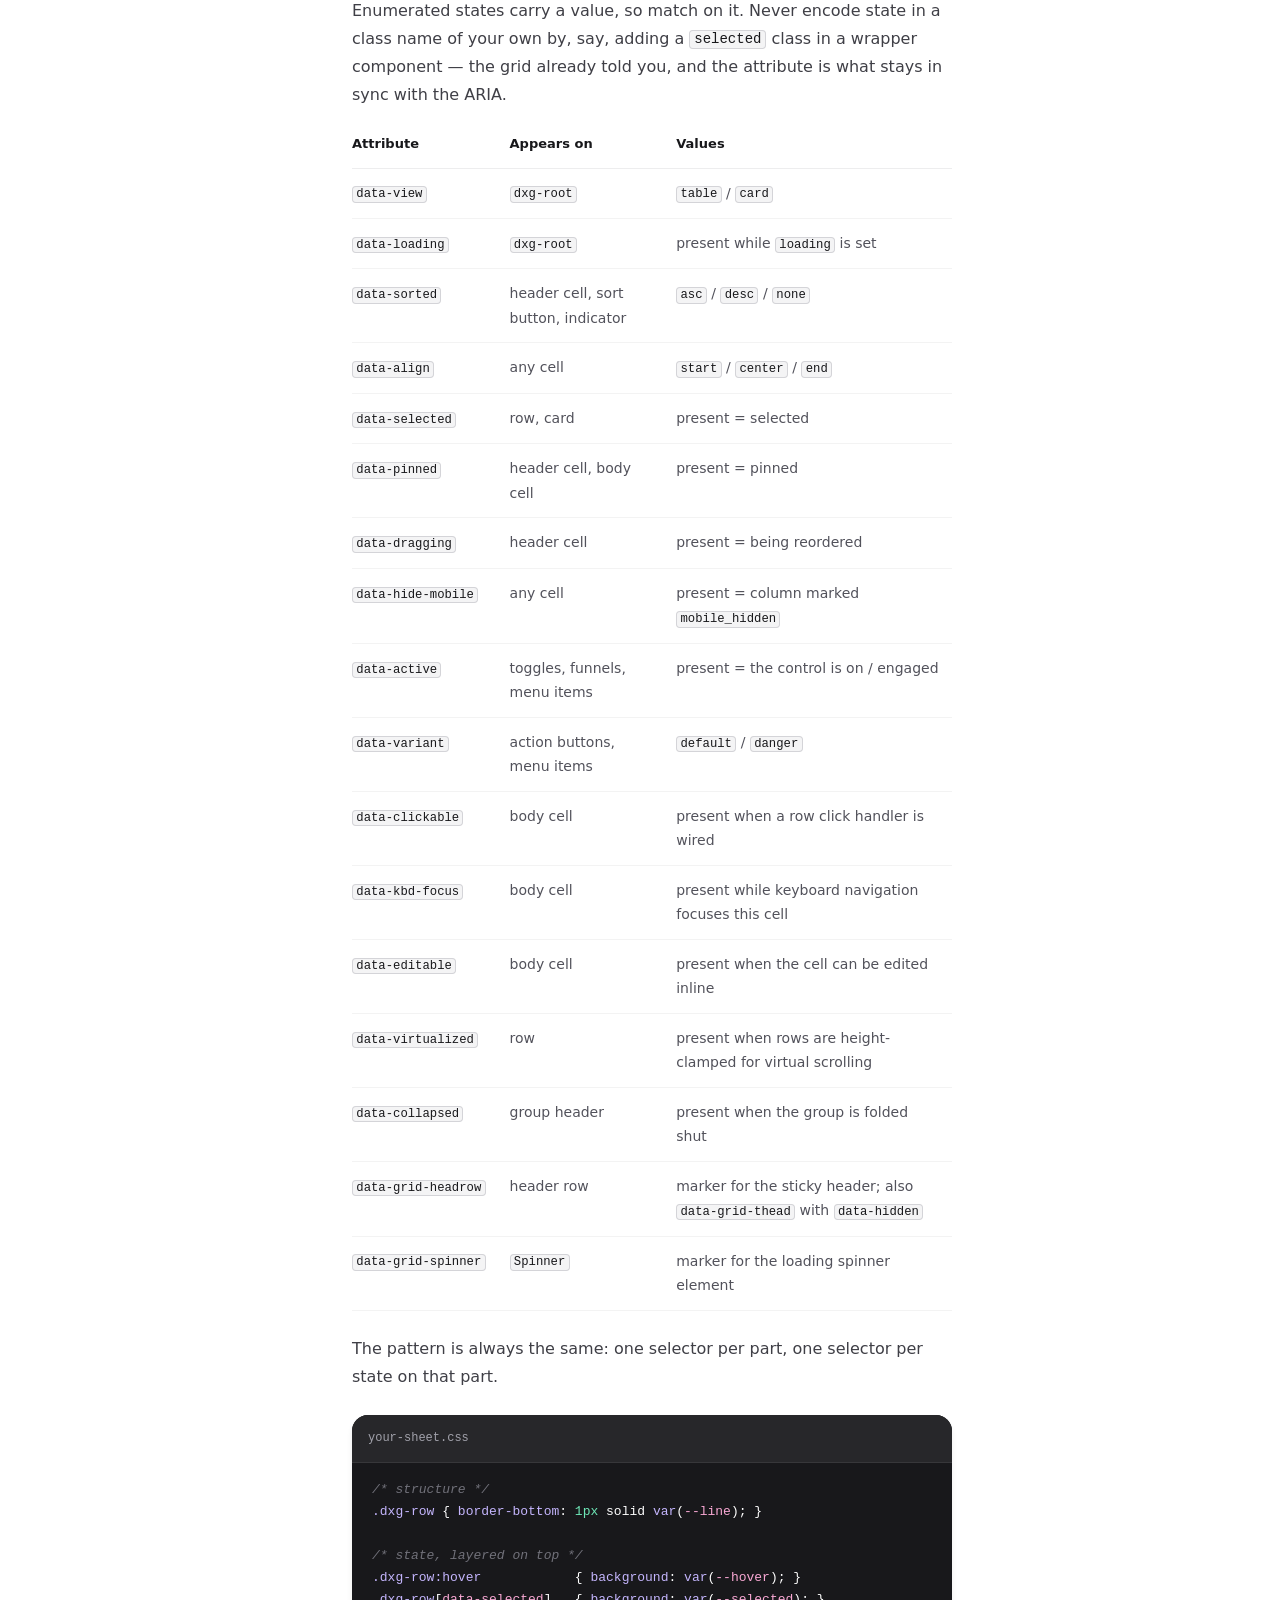
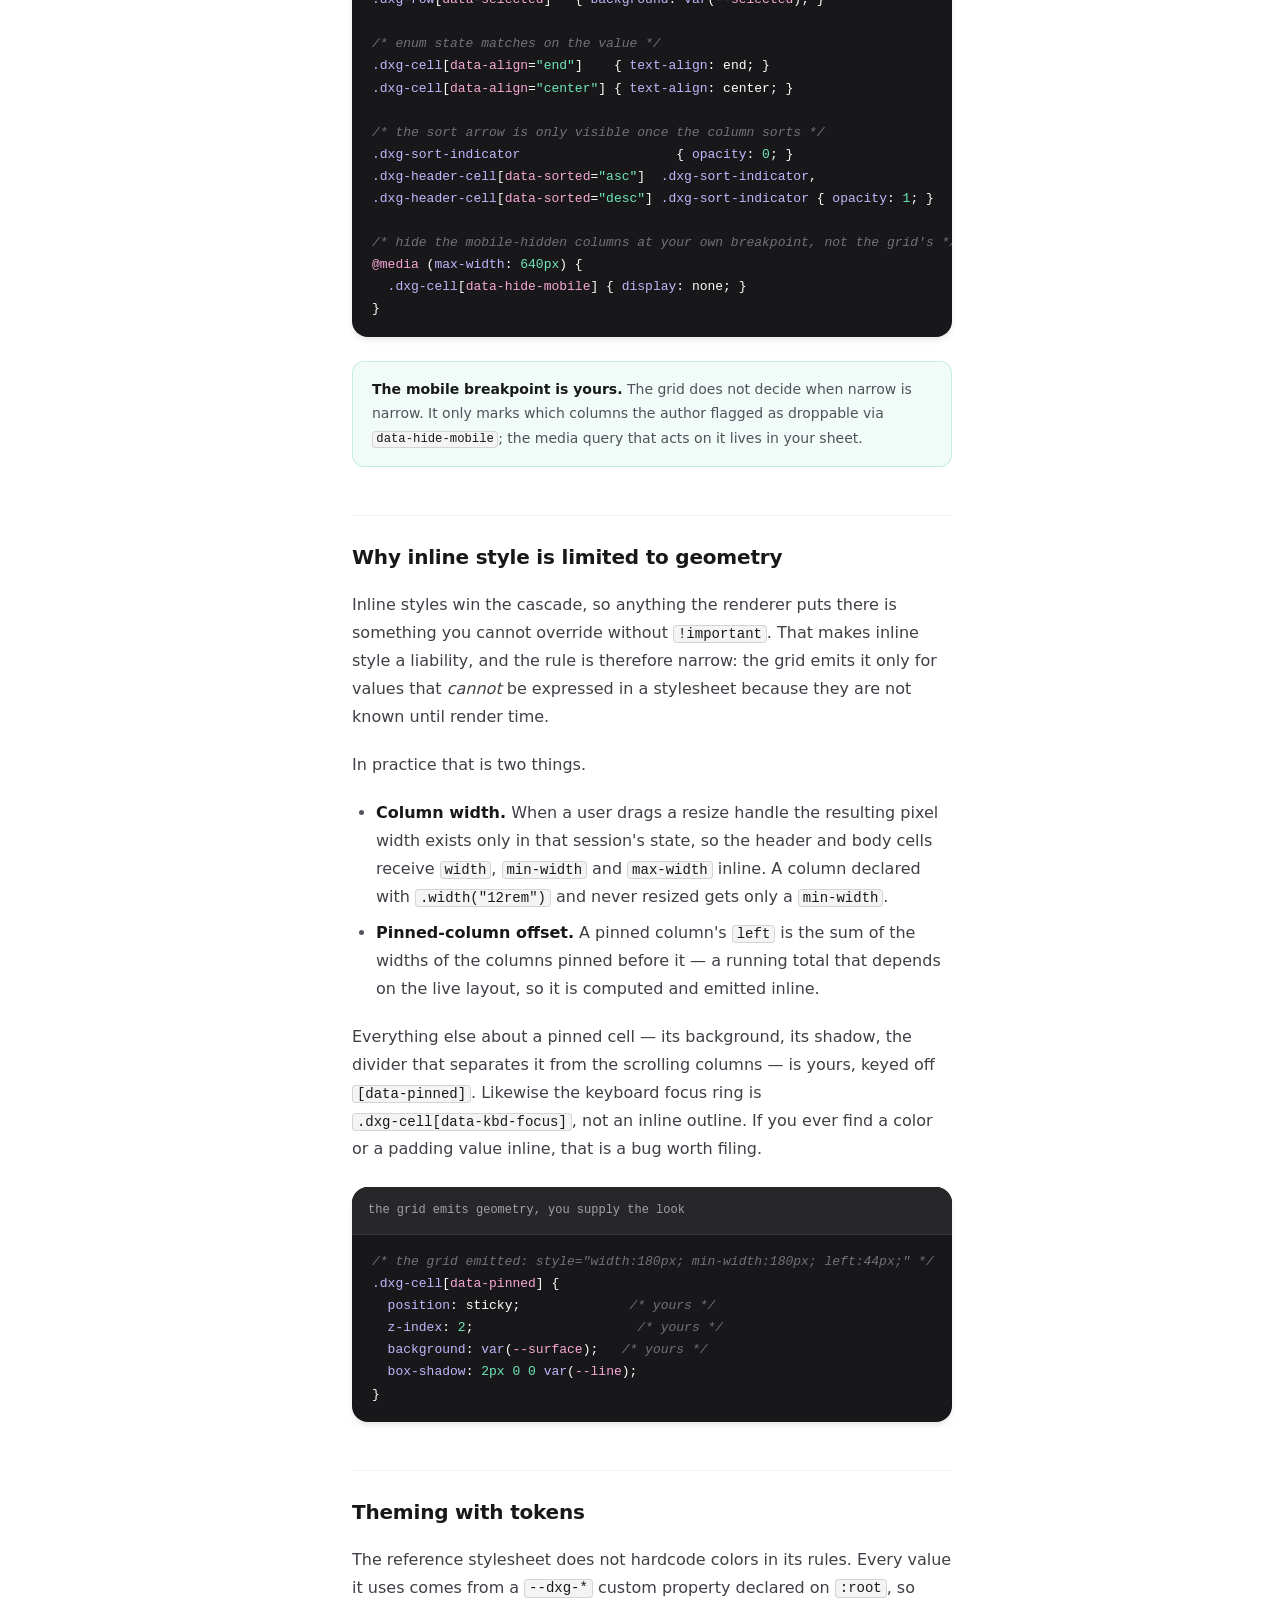
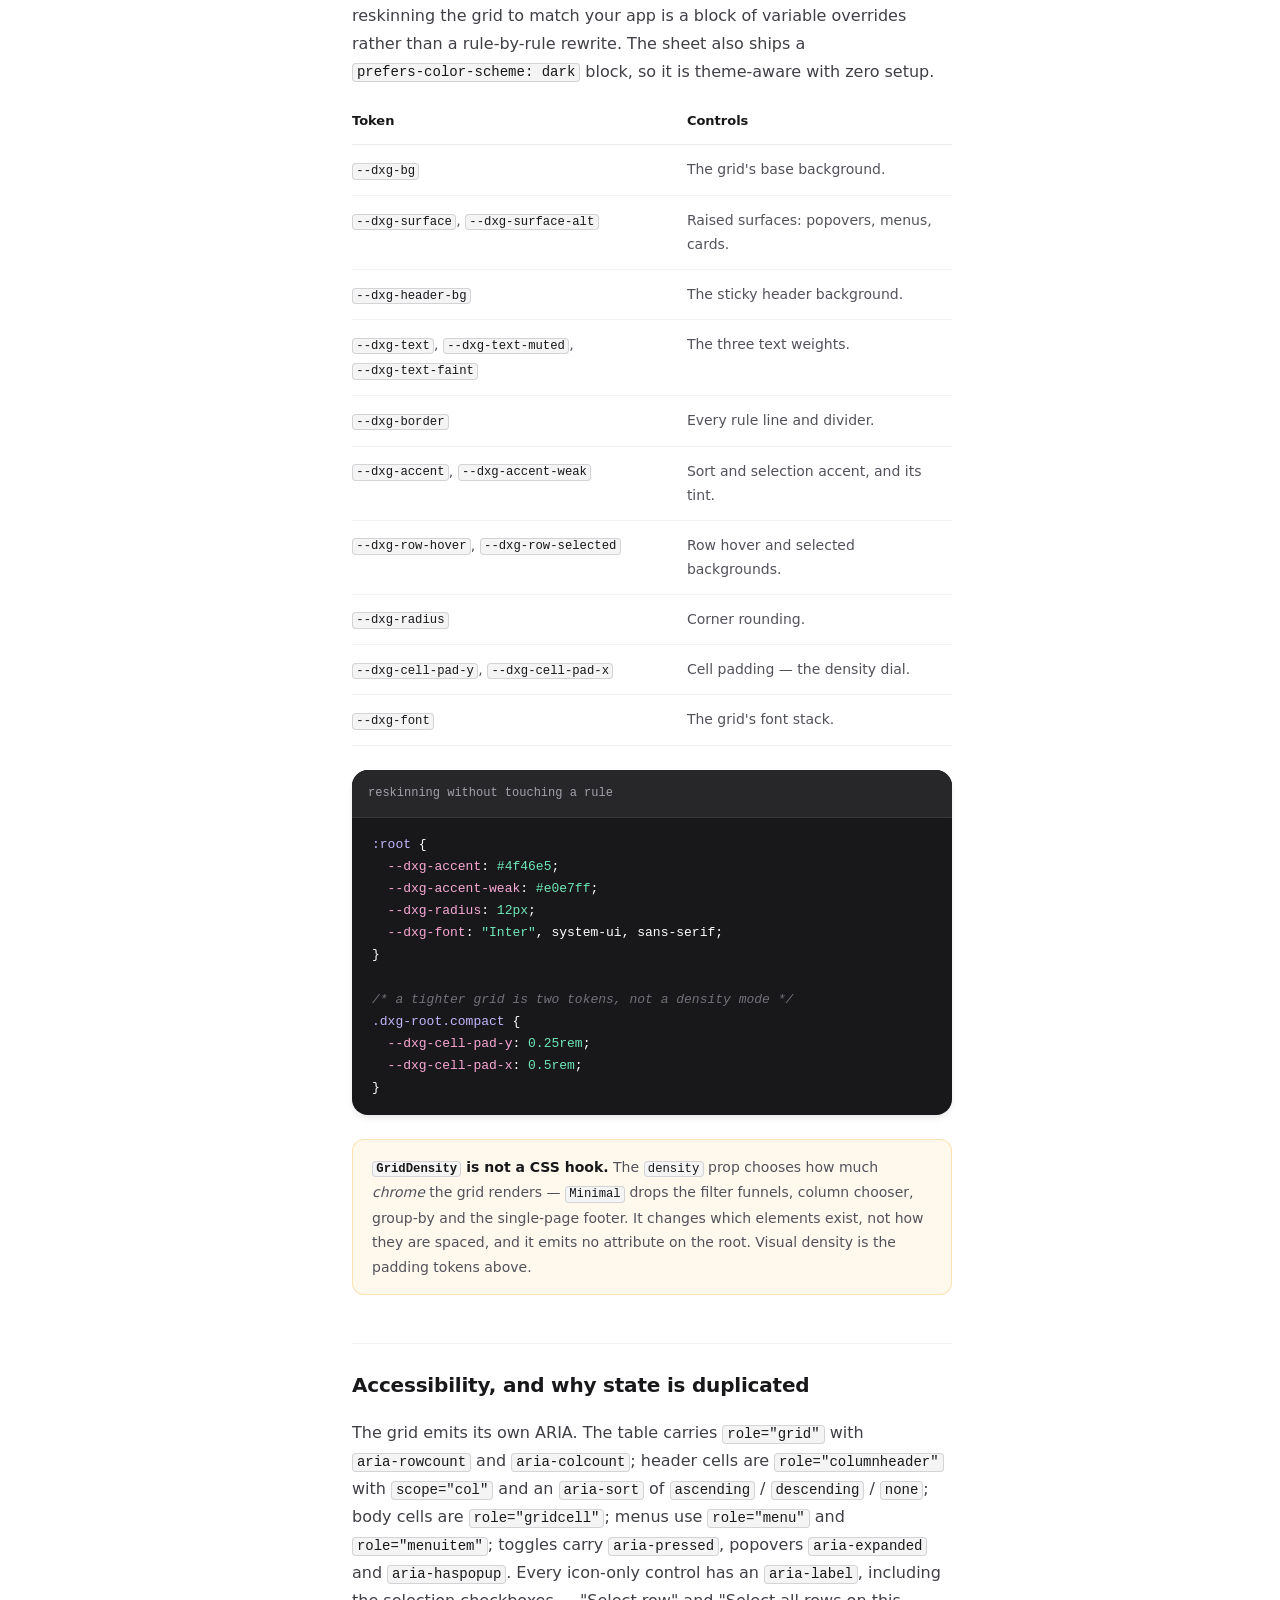
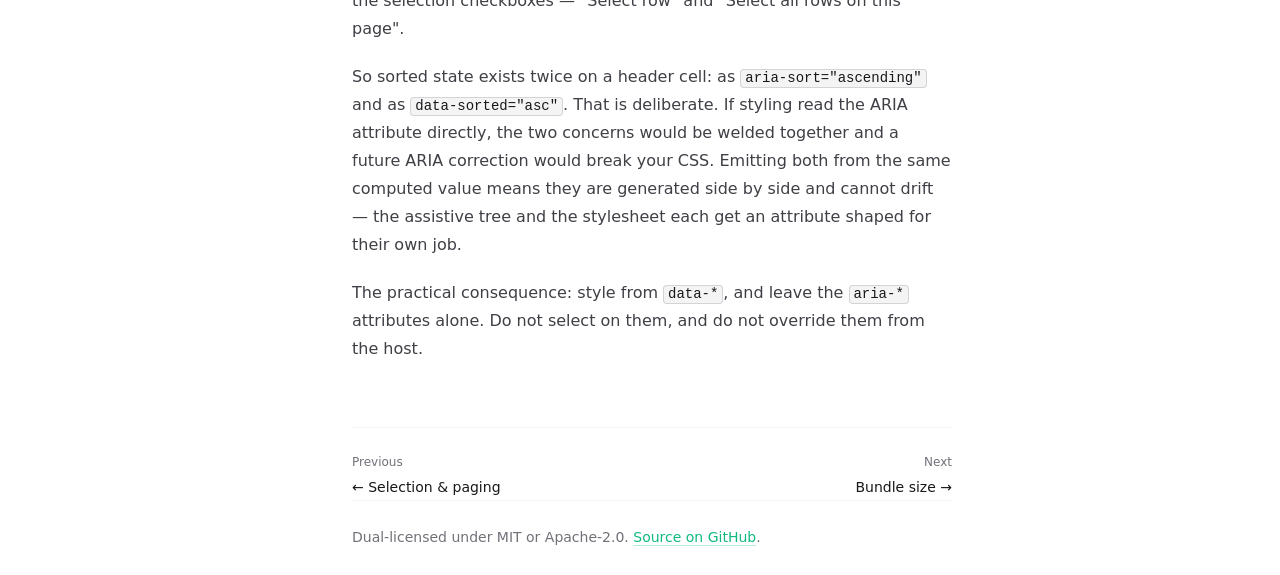
<file: docs/styling.html>
<!doctype html>
<html lang="en">
<head>
<meta charset="utf-8">
<meta name="viewport" content="width=device-width, initial-scale=1">
<title>Styling — dioxus-grid</title>
<meta name="description" content="The headless styling contract: stable dxg-* class names, data-* state attributes, geometry-only inline styles, and the --dxg-* theming tokens.">
<link rel="icon" href="assets/favicon.svg">
<link rel="stylesheet" href="assets/docs.css">
</head>
<body>

<input type="checkbox" id="navToggle" class="nav-toggle" hidden>

<div class="mobile-bar">
  <label for="navToggle" class="nav-btn" aria-label="Toggle navigation">
    <svg width="20" height="20" viewBox="0 0 24 24" fill="none" stroke="currentColor" stroke-width="2" stroke-linecap="round"><path d="M3 6h18M3 12h18M3 18h18"/></svg>
  </label>
  <a class="brand" href="index.html">
    <svg viewBox="0 0 32 32" aria-hidden="true">
      <rect x="1" y="1" width="30" height="30" rx="8" fill="none" stroke="currentColor" stroke-opacity=".22" stroke-width="1.6"/>
      <g fill="currentColor">
        <rect x="7" y="9" width="18" height="3" rx="1.2"/>
        <rect x="7" y="14.5" width="18" height="3" rx="1.2" opacity=".55"/>
        <rect x="7" y="20" width="11" height="3" rx="1.2" opacity=".32"/>
      </g>
    </svg>
    dioxus-grid
  </a>
</div>

<aside class="sidebar">
  <a class="brand" href="index.html">
    <svg viewBox="0 0 32 32" aria-hidden="true">
      <rect x="1" y="1" width="30" height="30" rx="8" fill="none" stroke="currentColor" stroke-opacity=".22" stroke-width="1.6"/>
      <g fill="currentColor">
        <rect x="7" y="9" width="18" height="3" rx="1.2"/>
        <rect x="7" y="14.5" width="18" height="3" rx="1.2" opacity=".55"/>
        <rect x="7" y="20" width="11" height="3" rx="1.2" opacity=".32"/>
      </g>
    </svg>
    dioxus-grid
    <span class="ver">v0.1.0</span>
  </a>

  <div class="top-nav">
    <a href="quickstart.html">Quickstart</a>
    <a href="demo.html">Demo</a>
    <a href="https://github.com/iamAhsanMalik/dioxus-grid">GitHub</a>
  </div>

  <nav class="nav">
<div class="nav-group">
      <p class="nav-title">Guides</p>
      <ul>
        <li><a href="index.html">Introduction</a></li>
        <li><a href="quickstart.html">Quickstart</a></li>
        <li><a href="columns.html">Columns</a></li>
        <li><a href="sorting-filtering.html">Sorting &amp; filtering</a></li>
        <li><a href="selection-paging.html">Selection &amp; paging</a></li>
        <li><a href="styling.html" aria-current="page">Styling</a></li>
        <li><a href="bundle-size.html">Bundle size</a></li>
        <li><a href="demo.html">Live demo</a></li>
      </ul>
    </div>
    <div class="nav-group">
      <p class="nav-title">Crates</p>
      <ul>
        <li><a href="grid-core.html">grid-core</a></li>
        <li><a href="grid-state.html">grid-state</a></li>
        <li><a href="grid-plugin-api.html">grid-plugin-api</a></li>
        <li><a href="grid-dioxus.html">grid-dioxus</a></li>
      </ul>
    </div>
  </nav>
</aside>

<div class="content">

  <div class="article">
  <main class="main">
    <div class="prose">
      <p class="eyebrow">Guides</p>
      <h1>Styling</h1>
      <p class="lead">
        The renderer ships no CSS. What it does ship is a contract: stable class
        names for structure, <code>data-*</code> attributes for state, and inline
        styles restricted to values that only exist at render time. Write CSS
        against those three tiers and the grid can change internally without
        breaking your sheet.
      </p>

      <h2 id="contract"><a class="anchor" href="#contract" aria-label="Link to this section">#</a>The three tiers</h2>
      <p>
        Every attribute the grid emits belongs to exactly one of these tiers, and
        the tier tells you how stable it is and what you may do with it.
      </p>

      <div class="table-wrap">
        <table>
          <thead>
            <tr><th>Tier</th><th>What it is</th><th>Guarantee</th></tr>
          </thead>
          <tbody>
            <tr>
              <td><code>dxg-&lt;part&gt;</code> classes</td>
              <td>Structural identity — which part of the grid this element is.</td>
              <td>Stable and never state-dependent. Safe to target directly.</td>
            </tr>
            <tr>
              <td><code>data-&lt;state&gt;</code> attributes</td>
              <td>Live state — sorted, selected, pinned, dragging.</td>
              <td>Style via attribute selectors. Mirrors the ARIA the grid emits.</td>
            </tr>
            <tr>
              <td>Inline <code>style</code></td>
              <td>Geometry only: column widths, pinned-column offsets.</td>
              <td>Never colors, never spacing, never anything you would want to theme.</td>
            </tr>
          </tbody>
        </table>
      </div>

      <p>
        A copy-me reference stylesheet lives at
        <code>examples/basic/assets/grid.css</code>. It is a neutral, token-driven
        look — start from it and override, or delete it and write your own.
      </p>

      <h2 id="classes"><a class="anchor" href="#classes" aria-label="Link to this section">#</a>Structural classes</h2>
      <p>
        Class names describe <em>what an element is</em>, not how it looks or what
        state it is in. A row is <code>dxg-row</code> whether or not it is
        selected; the selection lives in a <code>data-*</code> attribute. That
        separation is what lets you write one rule per part and one rule per state
        instead of a matrix of compound classes.
      </p>
      <p>
        The set below is the part of the surface you will reach for most. It is not
        exhaustive — the renderer emits well over a hundred <code>dxg-*</code>
        names covering the calendar, the export menu, chips, the column menu and
        so on. Inspect the DOM or read the reference sheet for the rest.
      </p>

      <div class="table-wrap">
        <table>
          <thead>
            <tr><th>Class</th><th>Element</th></tr>
          </thead>
          <tbody>
            <tr><td><code>dxg-root</code></td><td>The outermost wrapper. Carries <code>data-view</code> and <code>data-loading</code>.</td></tr>
            <tr><td><code>dxg-toolbar</code></td><td>Toolbar strip: search, group-by, view toggle, export.</td></tr>
            <tr><td><code>dxg-scroll</code></td><td>The scroll container around the table.</td></tr>
            <tr><td><code>dxg-table</code></td><td>The <code>&lt;table&gt;</code> itself (<code>role="grid"</code>).</td></tr>
            <tr><td><code>dxg-headrow</code></td><td>The header row.</td></tr>
            <tr><td><code>dxg-cell</code></td><td>On <em>every</em> cell, header and body alike. Put shared padding here.</td></tr>
            <tr><td><code>dxg-header-cell</code></td><td>A header cell, alongside <code>dxg-cell</code>.</td></tr>
            <tr><td><code>dxg-header-label</code></td><td>The label text inside a header cell.</td></tr>
            <tr><td><code>dxg-sort-button</code></td><td>The clickable sort control in a header.</td></tr>
            <tr><td><code>dxg-sort-indicator</code></td><td>The arrow glyph. Color it from <code>[data-sorted]</code>.</td></tr>
            <tr><td><code>dxg-sort-rank</code></td><td>The 1, 2, 3 badge when several columns are sorted.</td></tr>
            <tr><td><code>dxg-row</code></td><td>A body row.</td></tr>
            <tr><td><code>dxg-body-cell</code></td><td>A body cell, alongside <code>dxg-cell</code>.</td></tr>
            <tr><td><code>dxg-select-cell</code></td><td>The narrow checkbox column cell.</td></tr>
            <tr><td><code>dxg-checkbox</code></td><td>Selection checkboxes (row, page, column chooser).</td></tr>
            <tr><td><code>dxg-action-cell</code></td><td>The trailing actions column cell.</td></tr>
            <tr><td><code>dxg-kebab</code></td><td>The per-row action trigger.</td></tr>
            <tr><td><code>dxg-menu</code>, <code>dxg-menu-item</code></td><td>A dropdown menu and its entries.</td></tr>
            <tr><td><code>dxg-filter-popover</code></td><td>The per-column filter panel.</td></tr>
            <tr><td><code>dxg-funnel</code></td><td>The filter-funnel button in a header.</td></tr>
            <tr><td><code>dxg-bulk-bar</code></td><td>The bar shown while rows are selected.</td></tr>
            <tr><td><code>dxg-pagination</code>, <code>dxg-pager</code></td><td>The footer and its page buttons.</td></tr>
            <tr><td><code>dxg-totals-row</code>, <code>dxg-totals-cell</code></td><td>The footer aggregate row.</td></tr>
            <tr><td><code>dxg-group-header</code></td><td>An inserted group-header row when grouping is on.</td></tr>
            <tr><td><code>dxg-card</code>, <code>dxg-card-grid</code></td><td>A card and its container in gallery view.</td></tr>
            <tr><td><code>dxg-loading</code>, <code>dxg-empty</code></td><td>The loading and no-results placeholders.</td></tr>
            <tr><td><code>dxg-resize-handle</code></td><td>The column-resize grab area.</td></tr>
          </tbody>
        </table>
      </div>

      <div class="note">
        <div>
          <strong>Body and header cells share <code>dxg-cell</code>.</strong>
          Both carry it, plus one of <code>dxg-header-cell</code> /
          <code>dxg-body-cell</code>. Style padding and alignment once on
          <code>.dxg-cell</code>, then differentiate only where you must.
        </div>
      </div>

      <h2 id="state"><a class="anchor" href="#state" aria-label="Link to this section">#</a>State attributes</h2>
      <p>
        Boolean states are present-or-absent, so test for the bare attribute.
        Enumerated states carry a value, so match on it. Never encode state in a
        class name of your own by, say, adding a <code>selected</code> class in a
        wrapper component — the grid already told you, and the attribute is what
        stays in sync with the ARIA.
      </p>

      <div class="table-wrap">
        <table>
          <thead>
            <tr><th>Attribute</th><th>Appears on</th><th>Values</th></tr>
          </thead>
          <tbody>
            <tr><td><code>data-view</code></td><td><code>dxg-root</code></td><td><code>table</code> / <code>card</code></td></tr>
            <tr><td><code>data-loading</code></td><td><code>dxg-root</code></td><td>present while <code>loading</code> is set</td></tr>
            <tr><td><code>data-sorted</code></td><td>header cell, sort button, indicator</td><td><code>asc</code> / <code>desc</code> / <code>none</code></td></tr>
            <tr><td><code>data-align</code></td><td>any cell</td><td><code>start</code> / <code>center</code> / <code>end</code></td></tr>
            <tr><td><code>data-selected</code></td><td>row, card</td><td>present = selected</td></tr>
            <tr><td><code>data-pinned</code></td><td>header cell, body cell</td><td>present = pinned</td></tr>
            <tr><td><code>data-dragging</code></td><td>header cell</td><td>present = being reordered</td></tr>
            <tr><td><code>data-hide-mobile</code></td><td>any cell</td><td>present = column marked <code>mobile_hidden</code></td></tr>
            <tr><td><code>data-active</code></td><td>toggles, funnels, menu items</td><td>present = the control is on / engaged</td></tr>
            <tr><td><code>data-variant</code></td><td>action buttons, menu items</td><td><code>default</code> / <code>danger</code></td></tr>
            <tr><td><code>data-clickable</code></td><td>body cell</td><td>present when a row click handler is wired</td></tr>
            <tr><td><code>data-kbd-focus</code></td><td>body cell</td><td>present while keyboard navigation focuses this cell</td></tr>
            <tr><td><code>data-editable</code></td><td>body cell</td><td>present when the cell can be edited inline</td></tr>
            <tr><td><code>data-virtualized</code></td><td>row</td><td>present when rows are height-clamped for virtual scrolling</td></tr>
            <tr><td><code>data-collapsed</code></td><td>group header</td><td>present when the group is folded shut</td></tr>
            <tr><td><code>data-grid-headrow</code></td><td>header row</td><td>marker for the sticky header; also <code>data-grid-thead</code> with <code>data-hidden</code></td></tr>
            <tr><td><code>data-grid-spinner</code></td><td><code>Spinner</code></td><td>marker for the loading spinner element</td></tr>
          </tbody>
        </table>
      </div>

      <p>
        The pattern is always the same: one selector per part, one selector per
        state on that part.
      </p>

      <div class="code">
        <div class="code-head">your-sheet.css</div>
<pre><code><span class="c">/* structure */</span>
<span class="f">.dxg-row</span> { <span class="t">border-bottom</span>: <span class="n">1px</span> solid <span class="f">var</span>(<span class="a">--line</span>); }

<span class="c">/* state, layered on top */</span>
<span class="f">.dxg-row</span><span class="f">:hover</span>            { <span class="t">background</span>: <span class="f">var</span>(<span class="a">--hover</span>); }
<span class="f">.dxg-row</span>[<span class="a">data-selected</span>]   { <span class="t">background</span>: <span class="f">var</span>(<span class="a">--selected</span>); }

<span class="c">/* enum state matches on the value */</span>
<span class="f">.dxg-cell</span>[<span class="a">data-align</span>=<span class="s">"end"</span>]    { <span class="t">text-align</span>: end; }
<span class="f">.dxg-cell</span>[<span class="a">data-align</span>=<span class="s">"center"</span>] { <span class="t">text-align</span>: center; }

<span class="c">/* the sort arrow is only visible once the column sorts */</span>
<span class="f">.dxg-sort-indicator</span>                    { <span class="t">opacity</span>: <span class="n">0</span>; }
<span class="f">.dxg-header-cell</span>[<span class="a">data-sorted</span>=<span class="s">"asc"</span>]  <span class="f">.dxg-sort-indicator</span>,
<span class="f">.dxg-header-cell</span>[<span class="a">data-sorted</span>=<span class="s">"desc"</span>] <span class="f">.dxg-sort-indicator</span> { <span class="t">opacity</span>: <span class="n">1</span>; }

<span class="c">/* hide the mobile-hidden columns at your own breakpoint, not the grid's */</span>
<span class="a">@media</span> (<span class="t">max-width</span>: <span class="n">640px</span>) {
  <span class="f">.dxg-cell</span>[<span class="a">data-hide-mobile</span>] { <span class="t">display</span>: none; }
}</code></pre>
      </div>

      <div class="note">
        <div>
          <strong>The mobile breakpoint is yours.</strong>
          The grid does not decide when narrow is narrow. It only marks which
          columns the author flagged as droppable via
          <code>data-hide-mobile</code>; the media query that acts on it lives in
          your sheet.
        </div>
      </div>

      <h2 id="inline"><a class="anchor" href="#inline" aria-label="Link to this section">#</a>Why inline style is limited to geometry</h2>
      <p>
        Inline styles win the cascade, so anything the renderer puts there is
        something you cannot override without <code>!important</code>. That makes
        inline style a liability, and the rule is therefore narrow: the grid emits
        it only for values that <em>cannot</em> be expressed in a stylesheet
        because they are not known until render time.
      </p>
      <p>In practice that is two things.</p>
      <ul>
        <li>
          <strong>Column width.</strong> When a user drags a resize handle the
          resulting pixel width exists only in that session's state, so the header
          and body cells receive <code>width</code>, <code>min-width</code> and
          <code>max-width</code> inline. A column declared with
          <code>.width("12rem")</code> and never resized gets only a
          <code>min-width</code>.
        </li>
        <li>
          <strong>Pinned-column offset.</strong> A pinned column's
          <code>left</code> is the sum of the widths of the columns pinned before
          it — a running total that depends on the live layout, so it is computed
          and emitted inline.
        </li>
      </ul>
      <p>
        Everything else about a pinned cell — its background, its shadow, the
        divider that separates it from the scrolling columns — is yours, keyed off
        <code>[data-pinned]</code>. Likewise the keyboard focus ring is
        <code>.dxg-cell[data-kbd-focus]</code>, not an inline outline. If you ever
        find a color or a padding value inline, that is a bug worth filing.
      </p>

      <div class="code">
        <div class="code-head">the grid emits geometry, you supply the look</div>
<pre><code><span class="c">/* the grid emitted: style="width:180px; min-width:180px; left:44px;" */</span>
<span class="f">.dxg-cell</span>[<span class="a">data-pinned</span>] {
  <span class="t">position</span>: sticky;              <span class="c">/* yours */</span>
  <span class="t">z-index</span>: <span class="n">2</span>;                     <span class="c">/* yours */</span>
  <span class="t">background</span>: <span class="f">var</span>(<span class="a">--surface</span>);   <span class="c">/* yours */</span>
  <span class="t">box-shadow</span>: <span class="n">2px</span> <span class="n">0</span> <span class="n">0</span> <span class="f">var</span>(<span class="a">--line</span>);
}</code></pre>
      </div>

      <h2 id="theming"><a class="anchor" href="#theming" aria-label="Link to this section">#</a>Theming with tokens</h2>
      <p>
        The reference stylesheet does not hardcode colors in its rules. Every
        value it uses comes from a <code>--dxg-*</code> custom property declared
        on <code>:root</code>, so reskinning the grid to match your app is a block
        of variable overrides rather than a rule-by-rule rewrite. The sheet also
        ships a <code>prefers-color-scheme: dark</code> block, so it is
        theme-aware with zero setup.
      </p>

      <div class="table-wrap">
        <table>
          <thead>
            <tr><th>Token</th><th>Controls</th></tr>
          </thead>
          <tbody>
            <tr><td><code>--dxg-bg</code></td><td>The grid's base background.</td></tr>
            <tr><td><code>--dxg-surface</code>, <code>--dxg-surface-alt</code></td><td>Raised surfaces: popovers, menus, cards.</td></tr>
            <tr><td><code>--dxg-header-bg</code></td><td>The sticky header background.</td></tr>
            <tr><td><code>--dxg-text</code>, <code>--dxg-text-muted</code>, <code>--dxg-text-faint</code></td><td>The three text weights.</td></tr>
            <tr><td><code>--dxg-border</code></td><td>Every rule line and divider.</td></tr>
            <tr><td><code>--dxg-accent</code>, <code>--dxg-accent-weak</code></td><td>Sort and selection accent, and its tint.</td></tr>
            <tr><td><code>--dxg-row-hover</code>, <code>--dxg-row-selected</code></td><td>Row hover and selected backgrounds.</td></tr>
            <tr><td><code>--dxg-radius</code></td><td>Corner rounding.</td></tr>
            <tr><td><code>--dxg-cell-pad-y</code>, <code>--dxg-cell-pad-x</code></td><td>Cell padding — the density dial.</td></tr>
            <tr><td><code>--dxg-font</code></td><td>The grid's font stack.</td></tr>
          </tbody>
        </table>
      </div>

      <div class="code">
        <div class="code-head">reskinning without touching a rule</div>
<pre><code><span class="f">:root</span> {
  <span class="a">--dxg-accent</span>: <span class="n">#4f46e5</span>;
  <span class="a">--dxg-accent-weak</span>: <span class="n">#e0e7ff</span>;
  <span class="a">--dxg-radius</span>: <span class="n">12px</span>;
  <span class="a">--dxg-font</span>: <span class="s">"Inter"</span>, system-ui, sans-serif;
}

<span class="c">/* a tighter grid is two tokens, not a density mode */</span>
<span class="f">.dxg-root</span><span class="f">.compact</span> {
  <span class="a">--dxg-cell-pad-y</span>: <span class="n">0.25rem</span>;
  <span class="a">--dxg-cell-pad-x</span>: <span class="n">0.5rem</span>;
}</code></pre>
      </div>

      <div class="note note-warn">
        <div>
          <strong><code>GridDensity</code> is not a CSS hook.</strong>
          The <code>density</code> prop chooses how much <em>chrome</em> the grid
          renders — <code>Minimal</code> drops the filter funnels, column chooser,
          group-by and the single-page footer. It changes which elements exist, not
          how they are spaced, and it emits no attribute on the root. Visual
          density is the padding tokens above.
        </div>
      </div>

      <h2 id="a11y"><a class="anchor" href="#a11y" aria-label="Link to this section">#</a>Accessibility, and why state is duplicated</h2>
      <p>
        The grid emits its own ARIA. The table carries <code>role="grid"</code>
        with <code>aria-rowcount</code> and <code>aria-colcount</code>; header
        cells are <code>role="columnheader"</code> with <code>scope="col"</code>
        and an <code>aria-sort</code> of <code>ascending</code> /
        <code>descending</code> / <code>none</code>; body cells are
        <code>role="gridcell"</code>; menus use <code>role="menu"</code> and
        <code>role="menuitem"</code>; toggles carry <code>aria-pressed</code>,
        popovers <code>aria-expanded</code> and <code>aria-haspopup</code>. Every
        icon-only control has an <code>aria-label</code>, including the selection
        checkboxes — "Select row" and "Select all rows on this page".
      </p>
      <p>
        So sorted state exists twice on a header cell: as
        <code>aria-sort="ascending"</code> and as <code>data-sorted="asc"</code>.
        That is deliberate. If styling read the ARIA attribute directly, the two
        concerns would be welded together and a future ARIA correction would break
        your CSS. Emitting both from the same computed value means they are
        generated side by side and cannot drift — the assistive tree and the
        stylesheet each get an attribute shaped for their own job.
      </p>
      <p>
        The practical consequence: style from <code>data-*</code>, and leave the
        <code>aria-*</code> attributes alone. Do not select on them, and do not
        override them from the host.
      </p>

      <div class="pager">
        <a href="selection-paging.html"><span>Previous</span>← Selection &amp; paging</a>
        <a class="next" href="bundle-size.html"><span>Next</span>Bundle size →</a>
      </div>

      <p class="ftr">
        Dual-licensed under MIT or Apache-2.0.
        <a href="https://github.com/iamAhsanMalik/dioxus-grid">Source on GitHub</a>.
      </p>
    </div>
  </main>

  <nav class="toc" aria-label="On this page">
    <p class="toc-title">On this page</p>
    <ul>
      <li><a href="#contract">The three tiers</a></li>
      <li><a href="#classes">Structural classes</a></li>
      <li><a href="#state">State attributes</a></li>
      <li><a href="#inline">Why inline style is geometry</a></li>
      <li><a href="#theming">Theming with tokens</a></li>
      <li><a href="#a11y">Accessibility</a></li>
    </ul>
  </nav>
  </div>

</div>
<nav class="bottom-nav" aria-label="Quick navigation">
  <a href="index.html"><svg viewBox="0 0 24 24" fill="none" stroke="currentColor" stroke-width="1.7" stroke-linecap="round" stroke-linejoin="round" aria-hidden="true"><path d="M3 9.5 12 3l9 6.5"/><path d="M5 10.5V21h14V10.5"/></svg>Home</a>
  <a href="quickstart.html" aria-current="page"><svg viewBox="0 0 24 24" fill="none" stroke="currentColor" stroke-width="1.7" stroke-linecap="round" stroke-linejoin="round" aria-hidden="true"><path d="M4 5.5A2.5 2.5 0 0 1 6.5 3H20v15H6.5A2.5 2.5 0 0 0 4 20.5z"/><path d="M4 5.5v15"/></svg>Quickstart</a>
  <a href="demo.html"><svg viewBox="0 0 24 24" fill="none" stroke="currentColor" stroke-width="1.7" stroke-linecap="round" stroke-linejoin="round" aria-hidden="true"><rect x="3" y="3" width="7" height="7" rx="1.5"/><rect x="14" y="3" width="7" height="7" rx="1.5"/><rect x="3" y="14" width="7" height="7" rx="1.5"/><rect x="14" y="14" width="7" height="7" rx="1.5"/></svg>Demo</a>
  <a href="grid-core.html"><svg viewBox="0 0 24 24" fill="none" stroke="currentColor" stroke-width="1.7" stroke-linecap="round" stroke-linejoin="round" aria-hidden="true"><path d="M8 6 3 12l5 6"/><path d="m16 6 5 6-5 6"/></svg>Crates</a>
</nav>
<script src="assets/docs.js" defer></script>
</body>
</html>
</file>
<file: docs/assets/docs.css>
/* ─────────────────────────────────────────────────────────────────────────────
   A dependency-free documentation theme for Rust projects, following the visual
   language of Tailwind's Protocol template: zinc neutrals, an emerald accent, a
   fixed left sidebar, ring-inset cards over a skewed grid pattern, and code
   blocks that stay dark in both colour schemes.

   No build step and no framework — one stylesheet plus static HTML. Retheming
   means overriding the custom properties in :root.
   ──────────────────────────────────────────────────────────────────────────── */

:root {
  /* Zinc, straight from Tailwind's scale. Protocol's neutral is a true grey —
     a blue-tinted navy reads as a different product entirely. */
  --zinc-50: #fafafa;
  --zinc-100: #f4f4f5;
  --zinc-200: #e4e4e7;
  --zinc-300: #d4d4d8;
  --zinc-400: #a1a1aa;
  --zinc-500: #71717a;
  --zinc-600: #52525b;
  --zinc-700: #3f3f46;
  --zinc-800: #27272a;
  --zinc-900: #18181b;
  --zinc-950: #09090b;

  --emerald-300: #6ee7b7;
  --emerald-400: #34d399;
  --emerald-500: #10b981;
  --emerald-600: #059669;

  /* Dark is the default. */
  --bg: var(--zinc-900);
  --fg: #ffffff;
  --fg-body: var(--zinc-400);
  --fg-muted: var(--zinc-400);
  --fg-faint: var(--zinc-500);
  --accent: var(--emerald-400);
  --accent-hover: var(--emerald-500);

  /* Protocol builds separation from translucent white/black rather than solid
     border colours, so panels sit on the page instead of being boxed in. */
  --hairline: rgb(255 255 255 / 0.05);
  --hairline-strong: rgb(255 255 255 / 0.1);
  --raise: rgb(255 255 255 / 0.025);
  --raise-hover: rgb(255 255 255 / 0.05);

  /* Code panels are always dark, in both schemes. Slightly lifted off zinc-900
     so the panel still separates from a dark page. */
  --code-bg: var(--zinc-950);
  --code-head-bg: rgb(255 255 255 / 0.01);
  --code-fg: #ffffff;

  /* Shiki-equivalent syntax palette. */
  --tok-text: #ffffff;
  --tok-string: var(--emerald-300);
  --tok-comment: var(--zinc-500);
  --tok-keyword: #7dd3fc;   /* sky-300   */
  --tok-param: #f9a8d4;     /* pink-300  */
  --tok-fn: #c4b5fd;        /* violet-300 */
  --tok-punct: var(--zinc-200);

  --font-sans: ui-sans-serif, system-ui, -apple-system, "Segoe UI", Roboto, sans-serif;
  --font-mono: ui-monospace, "SF Mono", "Cascadia Mono", "JetBrains Mono", Menlo, Consolas, monospace;

  --sidebar-w: 18rem;
  --toc-w: 15rem;
  --prose-w: 48rem;   /* Protocol's max-w-3xl on large screens */
}

@media (min-width: 1280px) {
  :root {
    --sidebar-w: 20rem;
  }
}

@media (prefers-color-scheme: light) {
  :root {
    --code-bg: var(--zinc-900);
    --bg: #ffffff;
    --fg: var(--zinc-900);
    --fg-body: var(--zinc-700);
    --fg-muted: var(--zinc-600);
    --fg-faint: var(--zinc-500);
    --accent: var(--emerald-500);
    --accent-hover: var(--emerald-600);
    --hairline: rgb(24 24 27 / 0.05);
    --hairline-strong: rgb(24 24 27 / 0.075);
    --raise: var(--zinc-50);
    --raise-hover: var(--zinc-100);
    --code-head-bg: var(--zinc-800);
  }
}

*,
*::before,
*::after {
  box-sizing: border-box;
}

html {
  scroll-behavior: smooth;
  scroll-padding-top: 6rem;
}

body {
  margin: 0;
  background: var(--bg);
  color: var(--fg-body);
  font-family: var(--font-sans);
  font-size: 1rem;
  line-height: 1.75;
  -webkit-font-smoothing: antialiased;
}

a {
  color: var(--accent);
  text-decoration: none;
}
a:hover {
  color: var(--accent-hover);
}

:focus-visible {
  outline: 2px solid var(--accent);
  outline-offset: 2px;
  border-radius: 4px;
}

/* ── Shell: fixed sidebar, content offset by its width ─────────────────────
   Protocol pins the sidebar and pushes the document right, rather than using a
   page-wide grid. The content column then centres inside whatever is left, so
   the measure stays comfortable at any window width. */

.sidebar {
  position: fixed;
  inset: 0 auto 0 0;
  z-index: 40;
  width: var(--sidebar-w);
  overflow-y: auto;
  padding: 1.25rem 1.5rem 2rem;
  border-right: 1px solid var(--hairline);
  background: var(--bg);
}

.content {
  display: flex;
  flex-direction: column;
  min-height: 100vh;
  padding: 3.5rem 1rem 0;
}

@media (min-width: 640px) {
  .content {
    padding-inline: 1.5rem;
  }
}

@media (min-width: 1024px) {
  .content {
    margin-left: var(--sidebar-w);
    padding-inline: 2rem;
  }
}

.main {
  flex: 1 1 auto;
}

/* Wide screens get the on-page contents rail beside the prose. Below 1280px there
   is no rail, so the article is just the prose measure. */
.article {
  display: block;
  width: 100%;
  max-width: var(--prose-w);
}
/* From 1280px the contents rail sits beside the prose. The article spans the whole
   content area rather than being capped at prose + rail: capping it left a dead
   band to the right of the rail on wide screens, which read as the page being
   off-centre. The prose keeps its own measure (`.prose` is capped at
   `--prose-w`), so text length is unchanged — only the rail moves outward, to the
   right edge where it belongs. */
@media (min-width: 1280px) {
  .article {
    display: grid;
    grid-template-columns: minmax(0, 1fr) var(--toc-w);
    gap: 3.5rem;
    align-items: start;
    max-width: none;
  }
}

/* ── Sidebar brand + nav ───────────────────────────────────────────────────── */

.brand {
  display: flex;
  align-items: center;
  gap: 0.55rem;
  color: var(--fg);
  font-size: 0.9375rem;
  font-weight: 600;
  letter-spacing: -0.01em;
}
.brand:hover {
  color: var(--fg);
}
.brand svg {
  width: 1.5rem;
  height: 1.5rem;
  flex: none;
}

.ver {
  padding: 0.05rem 0.4rem;
  border-radius: 999px;
  background: color-mix(in srgb, var(--accent) 10%, transparent);
  box-shadow: inset 0 0 0 1px color-mix(in srgb, var(--accent) 25%, transparent);
  color: var(--accent);
  font-family: var(--font-mono);
  font-size: 0.6875rem;
  font-weight: 500;
}

/* Top-level links (GitHub etc.) sit above the groups, separated by a hairline. */
.top-nav {
  display: flex;
  flex-wrap: wrap;
  gap: 1rem;
  margin-top: 1.5rem;
  padding-bottom: 1rem;
  border-bottom: 1px solid var(--hairline);
  font-size: 0.875rem;
}
.top-nav a {
  color: var(--fg-muted);
}
.top-nav a:hover {
  color: var(--fg);
}

.nav {
  margin-top: 1.5rem;
}
.nav-group + .nav-group {
  margin-top: 1.5rem;
}
.nav-title {
  margin: 0 0 0.75rem;
  color: var(--fg);
  font-size: 0.75rem;
  font-weight: 600;
}

/* The hairline rail the active marker rides on. */
.nav ul {
  position: relative;
  margin: 0;
  padding: 0 0 0 0.5rem;
  list-style: none;
}
.nav ul::before {
  content: "";
  position: absolute;
  inset-block: 0;
  left: 0.5rem;
  width: 1px;
  background: var(--hairline-strong);
}

.nav li a {
  display: flex;
  justify-content: space-between;
  gap: 0.5rem;
  padding: 0.25rem 0.75rem 0.25rem 1rem;
  color: var(--fg-muted);
  font-size: 0.875rem;
  transition: color 0.15s;
}
.nav li a:hover {
  color: var(--fg);
}

/* Active page: a 1px emerald marker on the rail, and plain bright text — no
   filled pill. The restraint is the point. */
.nav li a[aria-current="page"] {
  position: relative;
  color: var(--fg);
  font-weight: 500;
}
.nav li a[aria-current="page"]::before {
  content: "";
  position: absolute;
  top: 50%;
  left: -0.5rem;
  width: 1px;
  height: 1.5rem;
  transform: translateY(-50%);
  background: var(--emerald-500);
}

/* Section anchors nested under the active page. */
.nav-sections {
  padding-left: 0 !important;
}
.nav-sections::before {
  display: none;
}
.nav-sections a {
  padding-left: 1.75rem;
  color: var(--fg-faint);
  font-size: 0.8125rem;
}

/* ── Mobile header + drawer ────────────────────────────────────────────────── */

.mobile-bar {
  position: fixed;
  inset: 0 0 auto 0;
  z-index: 45;
  display: flex;
  align-items: center;
  gap: 0.75rem;
  height: 3.5rem;
  padding: 0 1rem;
  border-bottom: 1px solid var(--hairline);
  background: color-mix(in srgb, var(--bg) 90%, transparent);
  backdrop-filter: blur(8px);
}
@media (min-width: 1024px) {
  .mobile-bar {
    display: none;
  }
}

.nav-toggle {
  display: none;
}
.nav-btn {
  display: inline-flex;
  align-items: center;
  justify-content: center;
  width: 2.25rem;
  height: 2.25rem;
  margin-left: -0.5rem;
  border-radius: 6px;
  color: var(--fg);
  cursor: pointer;
}
.nav-btn:hover {
  background: var(--raise-hover);
}

@media (max-width: 1023px) {
  .sidebar {
    top: 3.5rem;
    width: min(19rem, 82vw);
    transform: translateX(-101%);
    transition: transform 0.2s ease;
    will-change: transform;
  }
  .nav-toggle:checked ~ .sidebar {
    transform: none;
    box-shadow: 0 0 0 100vmax rgb(0 0 0 / 0.5);
  }
  /* The sidebar brand duplicates the mobile bar's, so hide it there. */
  .sidebar .brand {
    display: none;
  }
}


/* ── Mobile bottom nav ─────────────────────────────────────────────────────────
   Thumb-reachable shortcuts to the pages people actually jump between. Only
   below lg, where the sidebar is a drawer and the top bar is a long reach. */

.bottom-nav {
  display: none;
}

@media (max-width: 1023px) {
  .bottom-nav {
    position: fixed;
    inset: auto 0 0 0;
    z-index: 46;
    display: flex;
    align-items: stretch;
    border-top: 1px solid var(--hairline);
    background: color-mix(in srgb, var(--bg) 92%, transparent);
    backdrop-filter: blur(8px);
    padding-bottom: env(safe-area-inset-bottom);
  }
  .bottom-nav a {
    flex: 1;
    display: flex;
    flex-direction: column;
    align-items: center;
    gap: 0.15rem;
    padding: 0.5rem 0.25rem 0.55rem;
    color: var(--fg-faint);
    font-size: 0.6875rem;
    font-weight: 500;
    text-decoration: none;
  }
  .bottom-nav a svg {
    width: 1.25rem;
    height: 1.25rem;
  }
  .bottom-nav a[aria-current="page"] {
    color: var(--accent);
  }
  /* Keep the last of the content clear of the fixed bar. */
  .content {
    padding-bottom: 4.5rem;
  }
  .ftr {
    padding-bottom: 1.5rem;
  }
}

/* ── Prose ─────────────────────────────────────────────────────────────────── */

.prose {
  max-width: var(--prose-w);
}
.prose > :first-child {
  margin-top: 0;
}

.eyebrow {
  margin: 0 0 0.5rem;
  color: var(--accent);
  font-size: 0.875rem;
  font-weight: 500;
}

.prose h1 {
  margin: 0 0 1rem;
  color: var(--fg);
  font-size: 2.25rem;
  font-weight: 600;
  line-height: 1.15;
  letter-spacing: -0.02em;
}

/* Protocol separates sections with a full-width hairline above the heading. */
.prose h2 {
  margin: 3rem 0 1rem;
  padding-top: 1.5rem;
  border-top: 1px solid var(--hairline);
  color: var(--fg);
  font-size: 1.25rem;
  font-weight: 600;
  letter-spacing: -0.01em;
}
.prose h3 {
  margin: 2rem 0 0.5rem;
  color: var(--fg);
  font-size: 1rem;
  font-weight: 600;
}

.lead {
  color: var(--fg-muted);
  font-size: 1.125rem;
  line-height: 1.7;
}

.prose p,
.prose ul,
.prose ol {
  margin: 0 0 1.25rem;
}
.prose ul,
.prose ol {
  padding-left: 1.5rem;
}
.prose li {
  margin: 0.5rem 0;
}
.prose li::marker {
  color: var(--zinc-600);
}
.prose strong {
  color: var(--fg);
  font-weight: 600;
}

/* Links in body copy get Protocol's soft underline. */
.prose p a,
.prose li a {
  text-decoration: underline;
  text-decoration-color: color-mix(in srgb, var(--accent) 30%, transparent);
  text-underline-offset: 3px;
}
.prose p a:hover,
.prose li a:hover {
  text-decoration-color: var(--accent);
}

.prose h2,
.prose h3 {
  position: relative;
}
.anchor {
  position: absolute;
  left: -1.25rem;
  opacity: 0;
  color: var(--fg-faint);
  font-weight: 400;
  text-decoration: none;
  transition: opacity 0.15s;
}
.prose h2:hover .anchor,
.prose h3:hover .anchor,
.anchor:focus-visible {
  opacity: 1;
}

/* ── Inline code ───────────────────────────────────────────────────────────── */

code {
  font-family: var(--font-mono);
  font-size: 0.875em;
}
:not(pre) > code {
  padding: 0.1em 0.35em;
  border-radius: 4px;
  background: var(--zinc-800);
  box-shadow: inset 0 0 0 1px var(--hairline-strong);
  color: var(--fg);
  white-space: nowrap;
}
@media (prefers-color-scheme: light) {
  :not(pre) > code {
    background: var(--zinc-100);
    box-shadow: inset 0 0 0 1px var(--zinc-300);
    color: var(--zinc-900);
  }
}

/* ── Code panels: dark in both schemes ─────────────────────────────────────── */

.code {
  margin: 1.5rem 0;
  border-radius: 1rem;
  background: var(--code-bg);
  box-shadow:
    0 4px 6px -1px rgb(0 0 0 / 0.1),
    inset 0 0 0 1px var(--hairline-strong);
  overflow: hidden;
}

.code-head {
  display: flex;
  align-items: center;
  gap: 0.5rem;
  min-height: 3rem;
  padding: 0 1rem;
  border-bottom: 1px solid rgb(255 255 255 / 0.075);
  background: var(--code-head-bg);
  color: var(--zinc-400);
  font-family: var(--font-mono);
  font-size: 0.75rem;
}
/* The label reads as the selected tab. */
.code-head > :first-child {
  padding: 0.75rem 0;
  border-bottom: 1px solid var(--emerald-500);
  color: var(--emerald-400);
  font-weight: 500;
  margin-bottom: -1px;
}
/* Copy button, appended to the head bar by docs.js. Pushed to the right edge by
   `margin-left:auto` so the head needs no spacer element. */
.code-copy {
  display: inline-flex;
  align-items: center;
  justify-content: center;
  flex: none;
  width: 1.875rem;
  height: 1.875rem;
  margin-left: auto;
  margin-right: -0.375rem;
  padding: 0;
  border: 0;
  border-radius: 6px;
  background: transparent;
  color: var(--zinc-400);
  cursor: pointer;
  transition:
    color 0.15s ease,
    background-color 0.15s ease,
    opacity 0.15s ease;
}
.code-copy svg {
  width: 1rem;
  height: 1rem;
}
.code-copy:hover {
  background: rgb(255 255 255 / 0.06);
  color: #ffffff;
}
.code-copy:focus-visible {
  outline: 2px solid var(--emerald-400);
  outline-offset: 1px;
}
.code-copy[data-copied="true"] {
  color: var(--emerald-400);
}
/* The button is only reachable with a pointer once you are near the block, but it
   must never be hidden from keyboard or touch users — so fade rather than hide,
   and always show it when focused or just used. */
@media (hover: hover) and (min-width: 640px) {
  .code-copy {
    opacity: 0;
  }
  .code:hover .code-copy,
  .code-copy:focus-visible,
  .code-copy[data-copied="true"] {
    opacity: 1;
  }
}

/* Touch: no hover to reveal it, and 30px is under the comfortable tap target, so
   the button is always visible and grows to fill the head bar's height. */
@media (hover: none), (max-width: 639.98px) {
  .code-copy {
    width: 2.5rem;
    height: 2.5rem;
  }
}

/* Visually hidden but announced — the copy button's live region. */
.sr-only {
  position: absolute;
  width: 1px;
  height: 1px;
  margin: -1px;
  padding: 0;
  border: 0;
  clip-path: inset(50%);
  overflow: hidden;
  white-space: nowrap;
}

.code pre {
  margin: 0;
  padding: 1rem 1.25rem;
  overflow-x: auto;
  color: var(--code-fg);
  font-size: 0.8125rem;
  line-height: 1.7;
}
.code pre code {
  padding: 0;
  border: 0;
  background: none;
  box-shadow: none;
  color: inherit;
  white-space: pre;
  font-size: inherit;
}

/* Syntax tokens. */
.k { color: var(--tok-keyword); }
.t { color: var(--tok-fn); }
.f { color: var(--tok-fn); }
.s { color: var(--tok-string); }
.n { color: var(--tok-string); }
.c { color: var(--tok-comment); font-style: italic; }
.a { color: var(--tok-param); }

/* ── Cards: ring-inset over a skewed grid, with a hover spotlight ──────────── */

.cards {
  display: grid;
  gap: 1.5rem;
  grid-template-columns: repeat(auto-fit, minmax(15rem, 1fr));
  margin: 1.5rem 0 2rem;
  padding-top: 2rem;
  border-top: 1px solid var(--hairline);
}

.card {
  position: relative;
  display: flex;
  border-radius: 1rem;
  background: var(--raise);
  transition: box-shadow 0.3s;
  overflow: hidden;
}
.card::before {
  /* The faint 45°-ish grid Protocol layers behind every resource card. */
  content: "";
  position: absolute;
  inset: -30% 0;
  background-image:
    linear-gradient(to right, var(--hairline) 1px, transparent 1px),
    linear-gradient(to bottom, var(--hairline) 1px, transparent 1px);
  background-size: 4.5rem 3.5rem;
  transform: skewY(-18deg);
  opacity: 0;
  transition: opacity 0.3s;
  pointer-events: none;
}
.card::after {
  /* The ring. Inset so it never shifts layout on hover. */
  content: "";
  position: absolute;
  inset: 0;
  border-radius: 1rem;
  box-shadow: inset 0 0 0 1px var(--hairline-strong);
  transition: box-shadow 0.3s;
  pointer-events: none;
}
.card:hover {
  box-shadow: 0 4px 6px -1px rgb(0 0 0 / 0.1);
}
.card:hover::before {
  opacity: 1;
}
.card:hover::after {
  box-shadow: inset 0 0 0 1px color-mix(in srgb, var(--accent) 35%, var(--hairline-strong));
}

.card > * {
  position: relative;
  padding: 1rem 1.25rem;
}
.card h3 {
  margin: 0 0 0.25rem;
  color: var(--fg);
  font-size: 0.875rem;
  font-weight: 600;
  line-height: 1.75;
}
.card h3 a {
  color: inherit;
}
.card h3 a::after {
  content: "";
  position: absolute;
  inset: 0;
  border-radius: 1rem;
}
.card p {
  margin: 0;
  color: var(--fg-muted);
  font-size: 0.875rem;
  line-height: 1.6;
}

/* ── Buttons: small pills ──────────────────────────────────────────────────── */

.btns {
  display: flex;
  flex-wrap: wrap;
  gap: 0.75rem;
  margin: 1.75rem 0 2.5rem;
}
.btn {
  display: inline-flex;
  align-items: center;
  gap: 0.375rem;
  padding: 0.25rem 0.75rem;
  border-radius: 999px;
  background: color-mix(in srgb, var(--accent) 10%, transparent);
  box-shadow: inset 0 0 0 1px color-mix(in srgb, var(--accent) 20%, transparent);
  color: var(--accent);
  font-size: 0.875rem;
  font-weight: 500;
  line-height: 1.75;
  transition: box-shadow 0.15s, color 0.15s;
}
.btn:hover {
  color: var(--emerald-300);
  box-shadow: inset 0 0 0 1px var(--emerald-300);
}
@media (prefers-color-scheme: light) {
  .btn {
    background: var(--zinc-900);
    box-shadow: none;
    color: #fff;
  }
  .btn:hover {
    background: var(--zinc-700);
    color: #fff;
    box-shadow: none;
  }
}

.btn-ghost {
  background: transparent;
  box-shadow: inset 0 0 0 1px var(--hairline-strong);
  color: var(--fg-muted);
}
.btn-ghost:hover {
  background: var(--raise-hover);
  box-shadow: inset 0 0 0 1px var(--hairline-strong);
  color: var(--fg);
}
@media (prefers-color-scheme: light) {
  .btn-ghost {
    background: transparent;
    box-shadow: inset 0 0 0 1px var(--hairline-strong);
    color: var(--zinc-700);
  }
  .btn-ghost:hover {
    background: rgb(24 24 27 / 0.025);
    color: var(--zinc-900);
  }
}

/* ── Callouts ──────────────────────────────────────────────────────────────── */

.note {
  display: flex;
  gap: 0.75rem;
  margin: 1.5rem 0;
  padding: 1rem 1.25rem;
  border-radius: 0.75rem;
  background: color-mix(in srgb, var(--emerald-500) 6%, transparent);
  box-shadow: inset 0 0 0 1px color-mix(in srgb, var(--emerald-500) 20%, transparent);
  color: var(--fg-muted);
  font-size: 0.875rem;
}
.note strong {
  color: var(--fg);
}
.note-warn {
  background: color-mix(in srgb, #f59e0b 7%, transparent);
  box-shadow: inset 0 0 0 1px color-mix(in srgb, #f59e0b 25%, transparent);
}

/* ── Tables ────────────────────────────────────────────────────────────────── */

.table-wrap {
  margin: 1.5rem 0;
  overflow-x: auto;
}
table {
  width: 100%;
  border-collapse: collapse;
  font-size: 0.875rem;
  text-align: left;
}
th {
  padding: 0 0.75rem 0.75rem;
  border-bottom: 1px solid var(--hairline-strong);
  color: var(--fg);
  font-size: 0.8125rem;
  font-weight: 600;
  white-space: nowrap;
}
td {
  padding: 0.75rem;
  border-bottom: 1px solid var(--hairline);
  color: var(--fg-muted);
  vertical-align: top;
}
th:first-child,
td:first-child {
  padding-left: 0;
}
td code {
  white-space: nowrap;
}

/* ── On-page contents ──────────────────────────────────────────────────────── */

.toc {
  display: none;
}
@media (min-width: 1280px) {
  .toc {
    display: block;
    position: sticky;
    top: 4rem;
    max-height: calc(100vh - 6rem);
    overflow-y: auto;
    padding-bottom: 2rem;
  }
}
.toc-title {
  margin: 0 0 0.75rem;
  color: var(--fg);
  font-size: 0.75rem;
  font-weight: 600;
}
.toc ul {
  position: relative;
  margin: 0;
  padding-left: 0.75rem;
  list-style: none;
}
.toc ul::before {
  content: "";
  position: absolute;
  inset-block: 0;
  left: 0;
  width: 1px;
  background: var(--hairline-strong);
}
.toc li a {
  display: block;
  padding: 0.25rem 0 0.25rem 0.75rem;
  color: var(--fg-muted);
  font-size: 0.8125rem;
}
.toc li a:hover {
  color: var(--fg);
}

/* ── Prev / next ───────────────────────────────────────────────────────────── */

.pager {
  display: flex;
  justify-content: space-between;
  gap: 1rem;
  max-width: var(--prose-w);
  margin-top: 4rem;
  padding-top: 1.5rem;
  border-top: 1px solid var(--hairline);
}
.pager a {
  display: flex;
  flex-direction: column;
  gap: 0.125rem;
  color: var(--fg);
  font-size: 0.875rem;
  font-weight: 500;
}
.pager a:hover {
  color: var(--accent);
}
.pager span {
  color: var(--fg-faint);
  font-size: 0.75rem;
  font-weight: 400;
}
.pager .next {
  margin-left: auto;
  text-align: right;
}

/* ── Footer ────────────────────────────────────────────────────────────────── */

.ftr {
  max-width: var(--prose-w);
  margin-top: 4rem;
  padding: 1.5rem 0 3rem;
  border-top: 1px solid var(--hairline);
  color: var(--fg-faint);
  font-size: 0.875rem;
}

/* ── Hero: skewed grid under an emerald→lime wash ──────────────────────────── */

/* The decoration lives in a short, self-clipping band pinned to the top of the
   hero, NOT on the hero itself. Clipping the hero worked out badly: it is as tall
   as the whole article, so the wash was cropped into a hard-edged rectangle
   running the full page instead of fading out. A fixed-height band clips the
   horizontal bleed (no page scrollbar) while leaving the vertical fade intact. */
.hero {
  position: relative;
}
.hero::before {
  content: "";
  position: absolute;
  top: -9rem;
  left: 50%;
  width: 100vw;
  max-width: 90rem;
  height: 26rem;
  transform: translateX(-50%);
  overflow: clip;
  z-index: -1;
  pointer-events: none;

  /* Grid lines and the colour wash in one layer, both masked to fade downward
     so there is no visible edge where the decoration stops. */
  background-image:
    linear-gradient(to right, var(--grid-line) 1px, transparent 1px),
    linear-gradient(to bottom, var(--grid-line) 1px, transparent 1px),
    linear-gradient(110deg, #36b49f, #dbff75);
  background-size: 4.5rem 3.5rem, 4.5rem 3.5rem, 100% 100%;
  background-position: center top;
  opacity: var(--hero-strength);
  mask-image: radial-gradient(60% 100% at 30% 0%, white, transparent);
}

:root {
  --grid-line: rgb(255 255 255 / 0.055);
  --hero-strength: 0.22;
}
@media (prefers-color-scheme: light) {
  :root {
    --grid-line: rgb(24 24 27 / 0.06);
    --hero-strength: 0.3;
  }
}

/* ── Demo embed ────────────────────────────────────────────────────────────── */

/* A data grid needs more width than a text measure. The frame therefore breaks
   out of the prose column on its own — the ARTICLE is never widened, so the
   centre column is exactly as wide on this page as on every other one. The
   breakout is symmetric negative margin, clamped by `--frame-bleed` so the frame
   can never reach the contents rail.

   `--embed-h` is the frame height; the embedded demo (`?embed=1`) drops its page
   heading and footer so its content fits, and the iframe needs no scrollbar. */
:root {
  --frame-bleed: 0rem;
  /* Tall enough for the embedded demo's 8-row page plus toolbar, filter-chip bar
     and pager, so the frame never scrolls on its own. Measured against the built
     demo — revisit if its `page_size` or chrome changes. */
  --embed-h: 55rem;
}
.frame {
  margin: 1.75rem calc(-1 * var(--frame-bleed));
  width: calc(100% + 2 * var(--frame-bleed));
  border-radius: 0.875rem;
  box-shadow: inset 0 0 0 1px var(--hairline-strong);
  /* A faint raise off the page, not the always-dark code surface — the demo inside
     is themed like the docs and should sit on the same background. */
  background: var(--raise);
  overflow: hidden;
}
.frame iframe {
  display: block;
  width: 100%;
  height: var(--embed-h);
  border: 0;
  /* The demo renders its own background (it honours prefers-color-scheme), so
     leaving this transparent avoids a white flash before the wasm boots. */
  background: transparent;
  color-scheme: light dark;
}

/* Narrow screens: the status line wraps to two lines and rows are taller, so the
   same 8-row page needs more height than on desktop. */
@media (max-width: 640px) {
  :root {
    --embed-h: 59rem;
  }
}

/* Below the rail breakpoint the article is a single column, so the frame may use
   the content padding on both sides. */
@media (min-width: 1024px) and (max-width: 1279.98px) {
  :root {
    --frame-bleed: 1rem;
  }
}
/* From 1280px the article's first column spans everything left of the rail, but
   `.prose` is still capped at the text measure — so the frame escapes that cap and
   fills the column, plus a small bleed into the sidebar gutter.

   `.main` is the grid item, so its width IS the column width; the frame stretches
   to it by cancelling the prose cap with a right margin of
   (column width − prose width), floored at 0 for narrow columns. */
@media (min-width: 1280px) {
  .main {
    container-type: inline-size;
  }
  .frame {
    --frame-bleed: 2rem;
    margin-left: calc(-1 * var(--frame-bleed));
    margin-right: min(0px, calc(var(--prose-w) - 100cqw));
    width: auto;
  }
}

@media (prefers-reduced-motion: reduce) {
  html {
    scroll-behavior: auto;
  }
  *,
  *::before,
  *::after {
    transition: none !important;
  }
}
</file>
